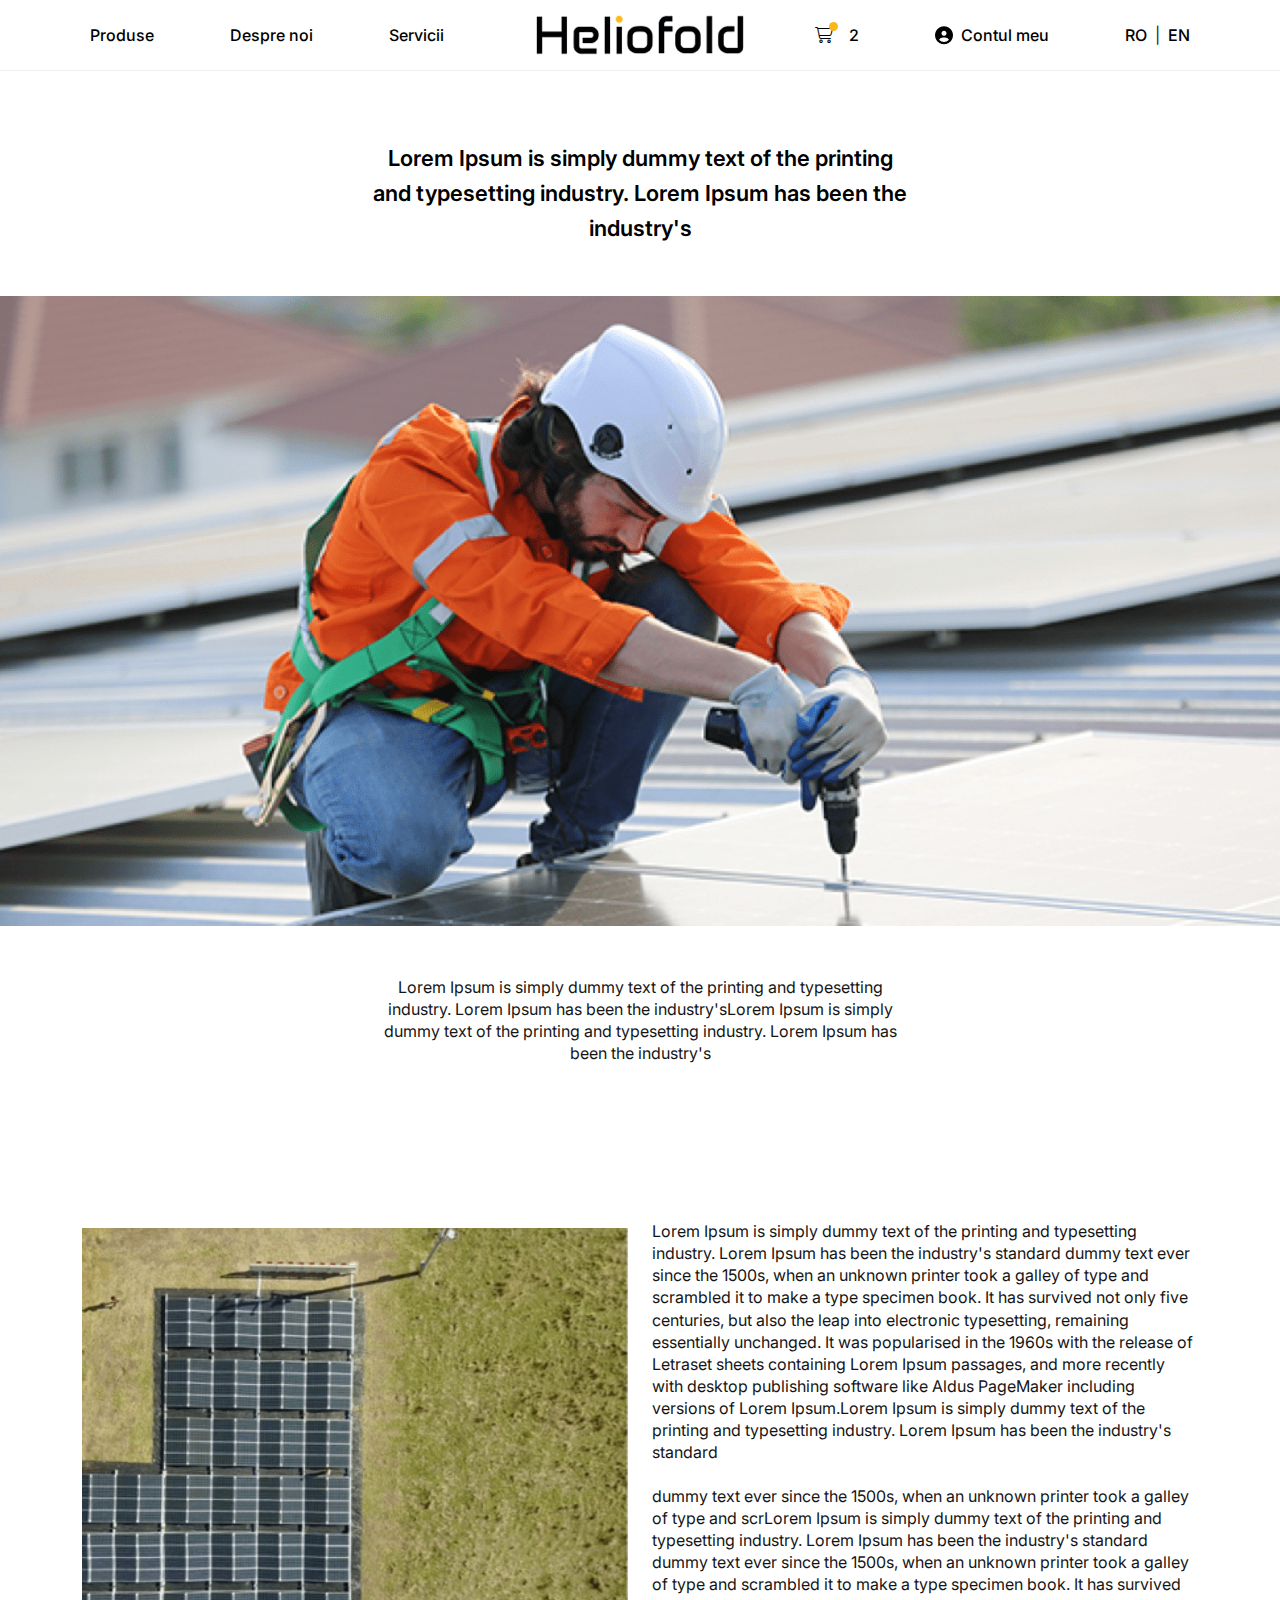
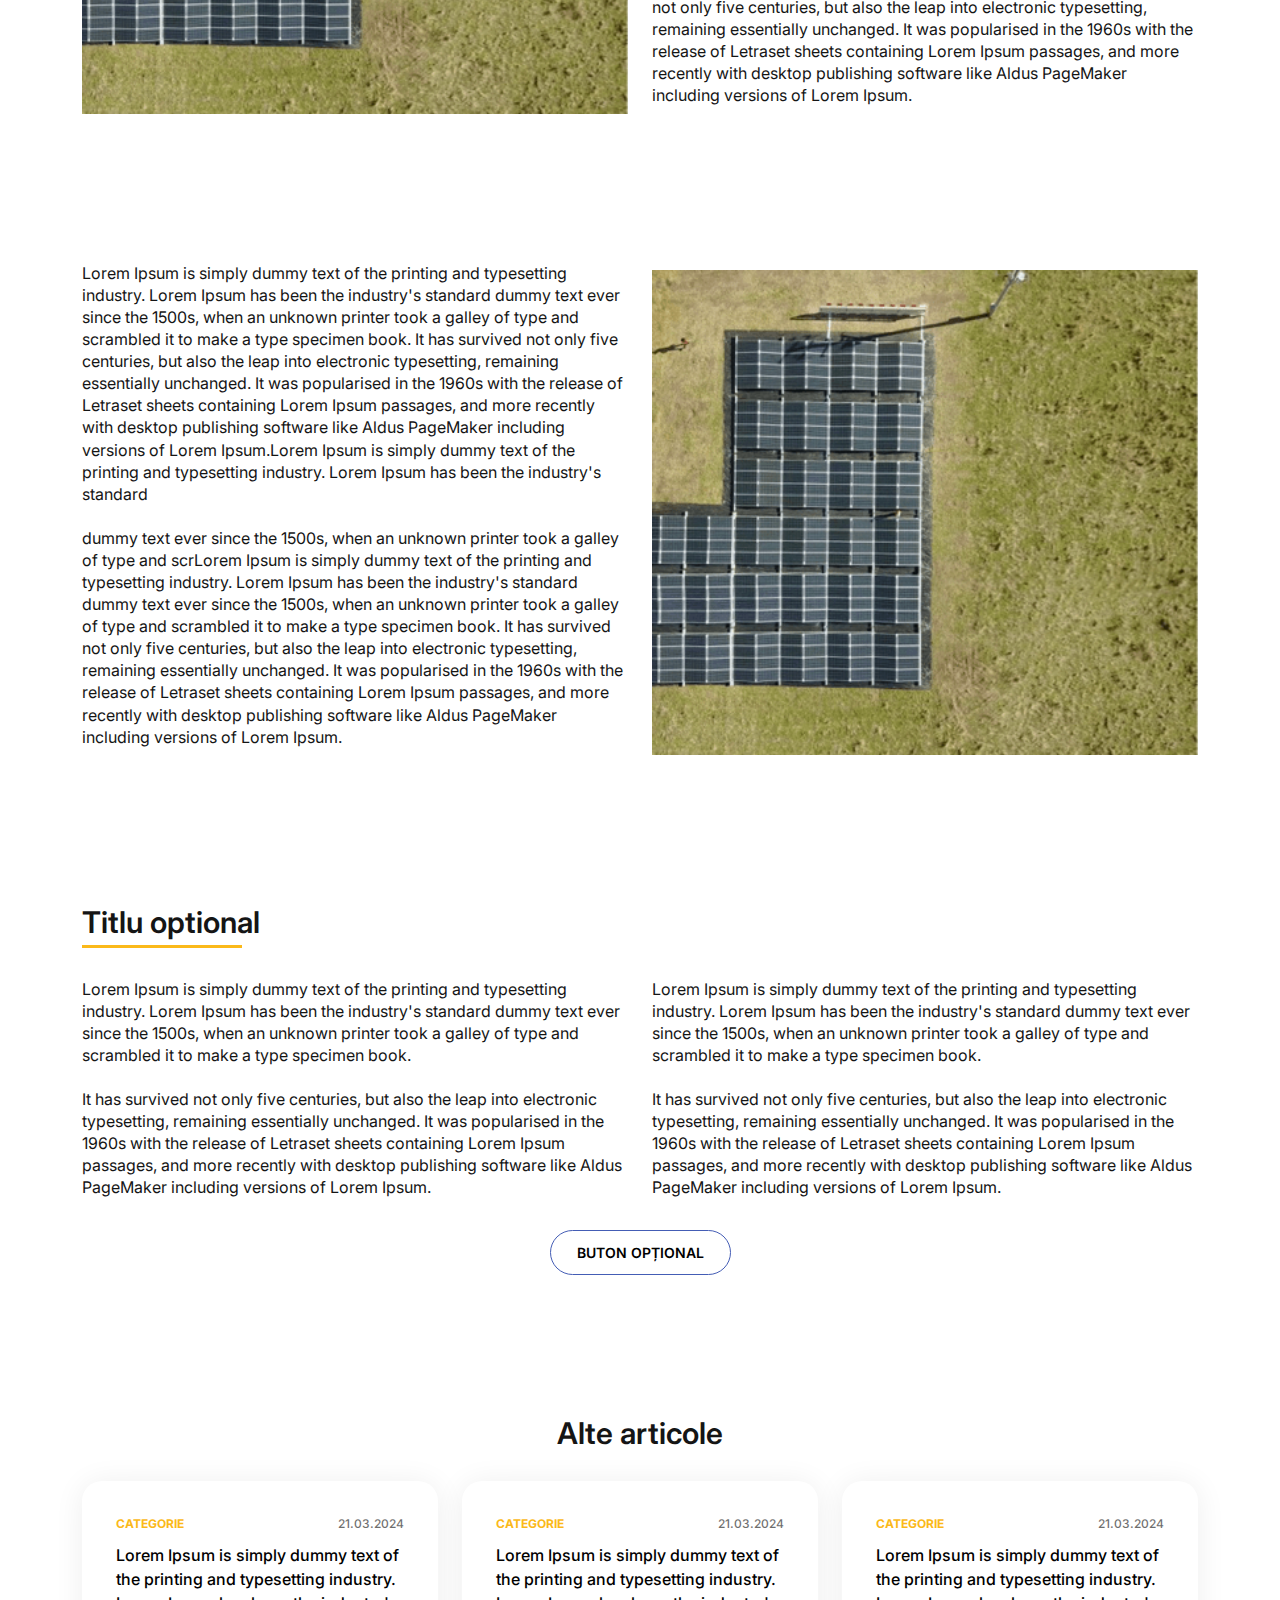
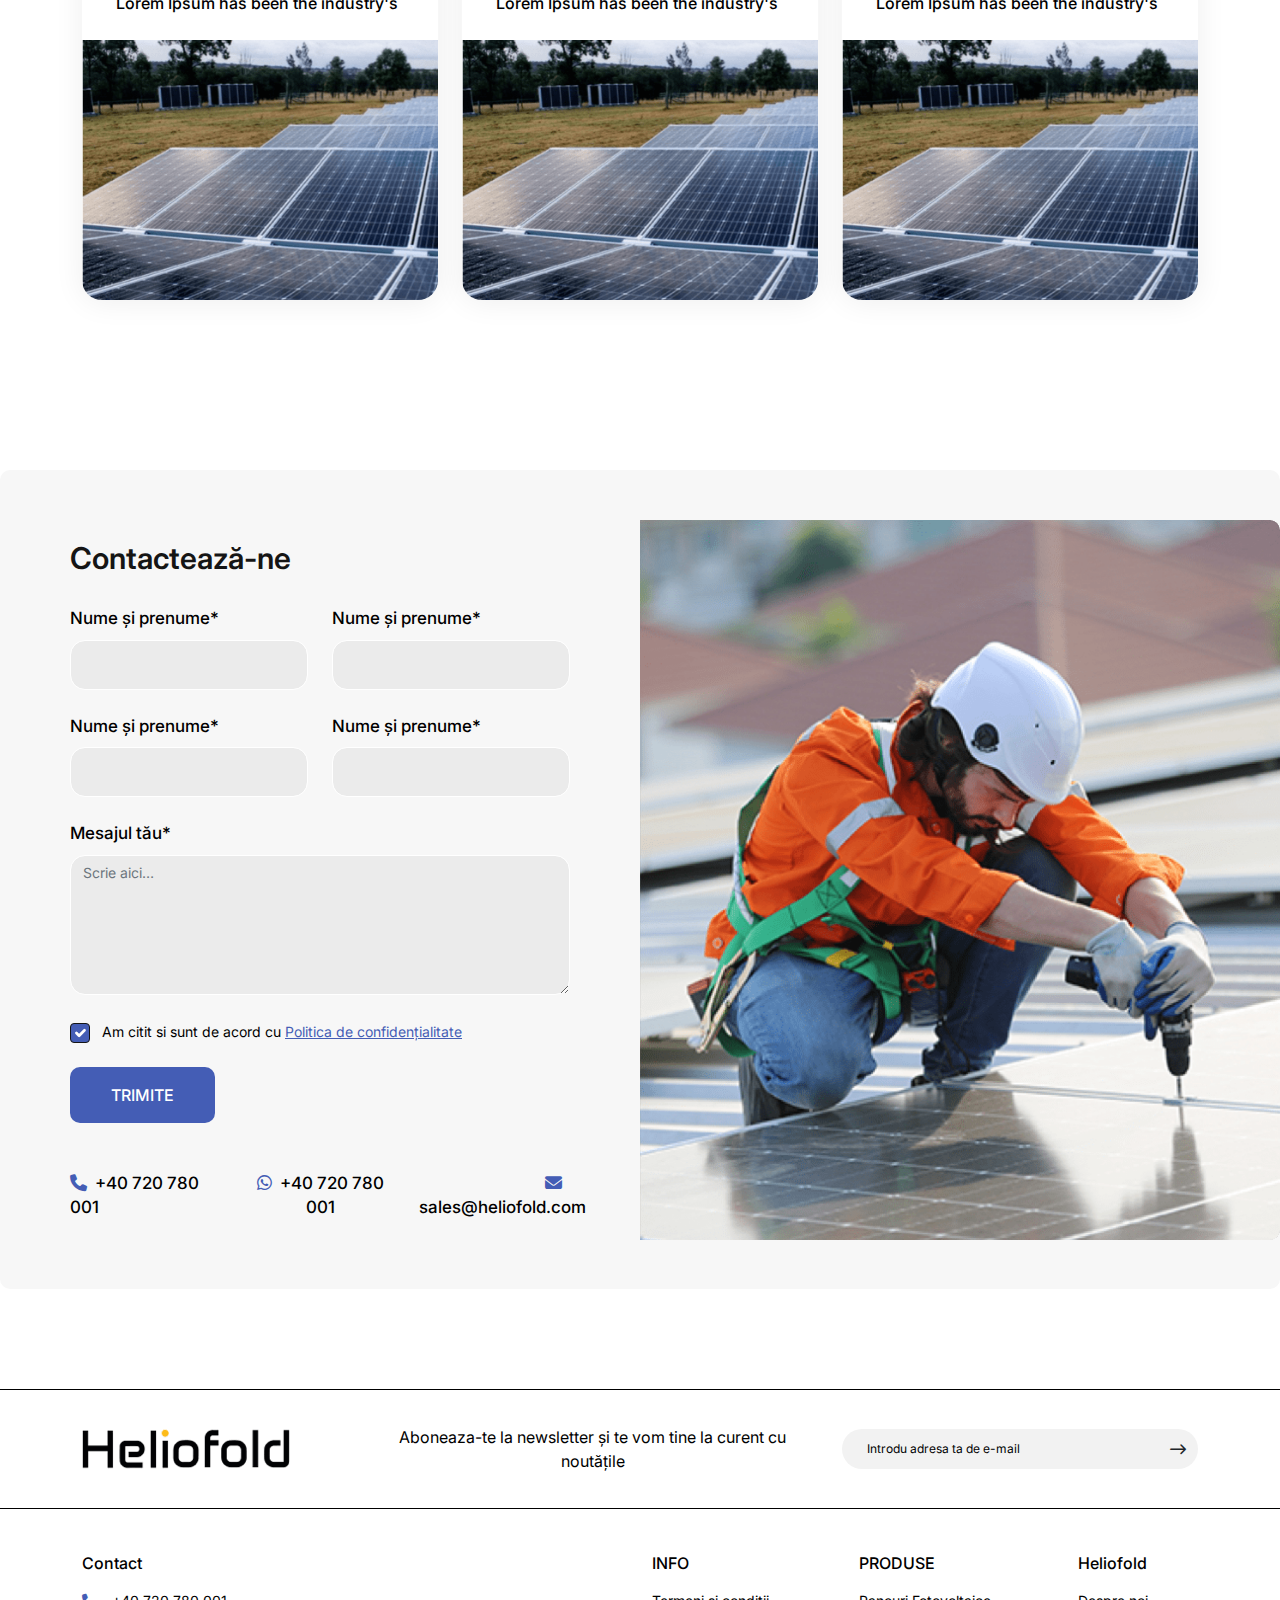
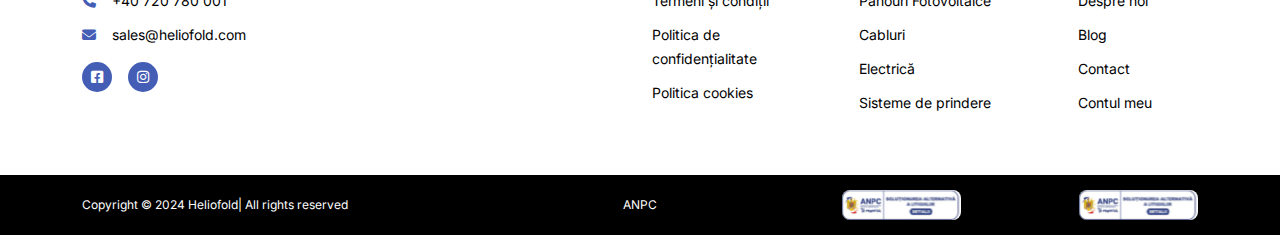
<file: articol.html>
<!Doctype html>
<html class="no-js" lang="zxx">


<head>
  <meta charset="utf-8">
  <meta http-equiv="x-ua-compatible" content="ie=edge">
  <title>Articol - Heliofold</title>
  <meta name="description" content="">
  <meta name="viewport" content="width=device-width, initial-scale=1">

  <link rel="shortcut icon" type="image/x-icon" href="assets/img/favicon.png">
  <!-- Place favicon.ico in the root directory -->

  <!-- CSS here -->
  <link rel="stylesheet" href="assets/css/bootstrap.min.css">
  <link rel="stylesheet" href="assets/css/fontawesome.min.css">
  <link rel="stylesheet" href="assets/css/all.min.css">
  <link rel="stylesheet" href="assets/css/owl.carousel.min.css">
  <link rel="stylesheet" href="assets/css/owl.theme.default.min.css">
  <link rel="stylesheet" href="assets/css/style.css">
  <link rel="stylesheet" href="assets/css/responsive.css">
</head>

<body>

  <div class="body-wrapper">
    <header>
      <nav class="navbar navbar-expand-lg bg-body-tertiary" id="main-nav">
        <div class="container-fluid">
          <a class="navbar-brand" href="#">
            <img src="assets/images/invalid-name.png" alt="">
          </a>
          <div class="mega-menu">
            <div class="row">
              <div class="col-lg-6 col-md-6 col-12">
                <div class="">
                  <ul>
                    <li>
                      <a id="show-submenu" class="d-flex align-items-center justify-content-between" href="">
                        Panouri Fotovoltaice <i class="fa-solid fa-angle-right"></i>
                      </a>
                    </li>
                    <li>
                      <a href="">
                        Cabluri
                      </a>
                    </li>
                    <li>
                      <a href="">
                        Electrică
                      </a>
                    </li>
                    <li>
                      <a href="">
                        Sisteme de prindere
                      </a>
                    </li>
                  </ul>
                </div>
              </div>
              <div class="col-lg-6 col-md-6 col-12">
                <div class="sub-menu">
                  <ul>
                    <li>
                      <a href="">
                        Subcategorie 1
                      </a>
                    </li>
                    <li>
                      <a href="">
                        Subcategorie 2
                      </a>
                    </li>
                    <li>
                      <a href="">
                        Subcategorie 3
                      </a>
                    </li>
                    <li>
                      <a href="">
                        Subcategorie 4
                      </a>
                    </li>
                  </ul>
                </div>
              </div>
            </div>
          </div>
          <button class="navbar-toggler" type="button" data-bs-toggle="collapse"
            data-bs-target="#navbarSupportedContent" aria-controls="navbarSupportedContent" aria-expanded="false"
            aria-label="Toggle navigation">
            <span class="navbar-toggler-icon"></span>
          </button>
          <div class="collapse navbar-collapse" id="navbarSupportedContent">
            <ul class="navbar-nav navbar-left mb-2 mb-lg-0">
              <li class="nav-item">
                <a class="nav-link active" id="show-mega-menu" href="#">Produse</a>
              </li>
              <li class="nav-item">
                <a class="nav-link" href="#">Despre noi</a>
              </li>
              <li class="nav-item">
                <a class="nav-link" href="#">Servicii</a>
              </li>
            </ul>
            <ul class="navbar-nav navbar-right mb-2 mb-lg-0">
              <li class="nav-item position-relative">
                <a class="nav-link" href="#"><i class="fa-light fa-cart-shopping me-3"></i><span
                    class="cart-dot"></span>2</a>
              </li>
              <li class="nav-item">
                <a class="nav-link d-flex align-items-center" href="#"><img src="assets/images/user-circle.png"
                    class="me-2" alt=""><span>Contul meu</span></a>
              </li>
              <li class="nav-item me-0 d-flex align-items-center ">
                <a class="nav-link">RO</a>
                <span>|</span>
                <a class="nav-link">EN</a>
              </li>
            </ul>
          </div>
        </div>
      </nav>
    </header>
    <main>
      <!-- Articol Banner Section -->
      <section class="articol-banner-sec">
        <div class="container">
          <div class="row">
            <div class="col-lg-6 offset-lg-3 col-md-8 offset-md-2 col-12">
              <div class="text-center">
                <h1 class="heading">
                  Lorem Ipsum is simply dummy text of the printing and typesetting industry.
                  Lorem Ipsum has been the industry's
                </h1>
              </div>
            </div>
          </div>
        </div>
        <img src="assets/images/articol-banner.png" alt="">
        <div class="container">
          <div class="row">
            <div class="col-lg-6 offset-lg-3 col-md-8 offset-md-2 col-12">
              <div class="text-center">
                <p class="desc">
                  Lorem Ipsum is simply dummy text of the printing and typesetting industry. Lorem Ipsum has been the
                  industry'sLorem
                  Ipsum is simply dummy text of the printing and typesetting industry. Lorem Ipsum has been the
                  industry's
                </p>
              </div>
            </div>
          </div>
        </div>
      </section>
      <!-- Regulare image section -->
      <section class="regular-img-sec ris-one">
        <div class="container">
          <div class="row align-items-center">
            <div class="col-lg-6 col-md-6 col-12">
              <div class="img-box">
                <img src="assets/images/slide3.png" alt="">
              </div>
            </div>
            <div class="col-lg-6 col-md-6 col-12">
              <div class="content-box">
                <p class="">
                  Lorem Ipsum is simply dummy text of the printing and typesetting industry. Lorem Ipsum has been the
                  industry's standard
                  dummy text ever since the 1500s, when an unknown printer took a galley of type and scrambled it to
                  make a type specimen
                  book. It has survived not only five centuries, but also the leap into electronic typesetting,
                  remaining essentially
                  unchanged. It was popularised in the 1960s with the release of Letraset sheets containing Lorem Ipsum
                  passages, and more
                  recently with desktop publishing software like Aldus PageMaker including versions of Lorem Ipsum.Lorem
                  Ipsum is simply
                  dummy text of the printing and typesetting industry. Lorem Ipsum has been the industry's standard
                  <br /><br />
                  dummy text ever since the 1500s, when an unknown printer took a galley of type and scrLorem Ipsum is
                  simply dummy text
                  of the printing and typesetting industry. Lorem Ipsum has been the industry's standard dummy text ever
                  since the 1500s,
                  when an unknown printer took a galley of type and scrambled it to make a type specimen book. It has
                  survived not only
                  five centuries, but also the leap into electronic typesetting, remaining essentially unchanged. It was
                  popularised in
                  the 1960s with the release of Letraset sheets containing Lorem Ipsum passages, and more recently with
                  desktop publishing
                  software like Aldus PageMaker including versions of Lorem Ipsum.
                </p>
              </div>
            </div>
          </div>
        </div>
      </section>
      <!-- Regulare image section -->
      <section class="regular-img-sec">
        <div class="container">
          <div class="row align-items-center">
            <div class="col-lg-6 col-md-6 col-12 order-lg-1 order-md-1 order-2">
              <div class="content-box">
                <p class="">
                  Lorem Ipsum is simply dummy text of the printing and typesetting industry. Lorem Ipsum has been the
                  industry's standard
                  dummy text ever since the 1500s, when an unknown printer took a galley of type and scrambled it to
                  make a
                  type specimen
                  book. It has survived not only five centuries, but also the leap into electronic typesetting,
                  remaining
                  essentially
                  unchanged. It was popularised in the 1960s with the release of Letraset sheets containing Lorem Ipsum
                  passages, and more
                  recently with desktop publishing software like Aldus PageMaker including versions of Lorem Ipsum.Lorem
                  Ipsum
                  is simply
                  dummy text of the printing and typesetting industry. Lorem Ipsum has been the industry's standard
                  <br /><br />
                  dummy text ever since the 1500s, when an unknown printer took a galley of type and scrLorem Ipsum is
                  simply
                  dummy text
                  of the printing and typesetting industry. Lorem Ipsum has been the industry's standard dummy text ever
                  since
                  the 1500s,
                  when an unknown printer took a galley of type and scrambled it to make a type specimen book. It has
                  survived
                  not only
                  five centuries, but also the leap into electronic typesetting, remaining essentially unchanged. It was
                  popularised in
                  the 1960s with the release of Letraset sheets containing Lorem Ipsum passages, and more recently with
                  desktop publishing
                  software like Aldus PageMaker including versions of Lorem Ipsum.
                </p>
              </div>
            </div>
            <div class="col-lg-6 col-md-6 col-12 order-lg-2 order-md-2 order-1">
              <div class="img-box">
                <img src="assets/images/slide3.png" alt="">
              </div>
            </div>
          </div>
        </div>
      </section>
      <!-- Titlu Section -->
      <section class="titlu-sec">
        <div class="container">
          <div class="row">
            <div class="col-12">
              <div class="">
                <h2 class="section-heading mb-30px">
                  Titlu optional
                  <span class="yellow-line"></span>
                </h2>
              </div>
            </div>
            <div class="col-lg-6 col-md-6 col-12">
              <div class="content-box">
                <p>
                  Lorem Ipsum is simply dummy text of the printing and typesetting industry. Lorem Ipsum has been the
                  industry's standard
                  dummy text ever since the 1500s, when an unknown printer took a galley of type and scrambled it to
                  make a type specimen
                  book.
                  <br /><br />
                  It has survived not only five centuries, but also the leap into electronic typesetting, remaining
                  essentially unchanged.
                  It was popularised in the 1960s with the release of Letraset sheets containing Lorem Ipsum passages,
                  and more recently
                  with desktop publishing software like Aldus PageMaker including versions of Lorem Ipsum.
                </p>
              </div>
            </div>
            <div class="col-lg-6 col-md-6 col-12">
              <div class="content-box">
                <p>
                  Lorem Ipsum is simply dummy text of the printing and typesetting industry. Lorem Ipsum has been the
                  industry's
                  standard
                  dummy text ever since the 1500s, when an unknown printer took a galley of type and scrambled it to
                  make a type
                  specimen
                  book.
                  <br /><br />
                  It has survived not only five centuries, but also the leap into electronic typesetting, remaining
                  essentially
                  unchanged.
                  It was popularised in the 1960s with the release of Letraset sheets containing Lorem Ipsum passages,
                  and more
                  recently
                  with desktop publishing software like Aldus PageMaker including versions of Lorem Ipsum.
                </p>
              </div>
            </div>
            <div class="col-12">
              <div class="text-center mt-3">
                <a href="" class="btn purple-btn-outline-rounded">
                  BUTON OPȚIONAL
                </a>
              </div>
            </div>
          </div>
        </div>
      </section>
      <!-- Alte Articol Section -->
      <section class="alte-sec">
        <div class="container">
          <div class="row">
            <div class="col-12">
              <div class="text-center">
                <h2 class="section-heading mb-30px">
                  Alte articole
                </h2>
              </div>
            </div>
            <div class="col-lg-4 col-md-6 col-12">
              <div class="article-card">
                <div class="sub-div">
                  <div class="d-flex align-items-center justify-content-between">
                    <p class="category">
                      CATEGORIE
                    </p>
                    <p class="date">
                      21.03.2024
                    </p>
                  </div>
                  <a href="" class="link">
                    Lorem Ipsum is simply dummy text of the printing and typesetting industry. Lorem Ipsum has been the
                    industry's
                  </a>
                </div>
                <img src="assets/images/slide1.png" alt="">
              </div>
            </div>
            <div class="col-lg-4 col-md-6 col-12">
              <div class="article-card">
                <div class="sub-div">
                  <div class="d-flex align-items-center justify-content-between">
                    <p class="category">
                      CATEGORIE
                    </p>
                    <p class="date">
                      21.03.2024
                    </p>
                  </div>
                  <a href="" class="link">
                    Lorem Ipsum is simply dummy text of the printing and typesetting industry. Lorem Ipsum has been the
                    industry's
                  </a>
                </div>
                <img src="assets/images/slide1.png" alt="">
              </div>
            </div>
            <div class="col-lg-4 col-md-6 col-12">
              <div class="article-card">
                <div class="sub-div">
                  <div class="d-flex align-items-center justify-content-between">
                    <p class="category">
                      CATEGORIE
                    </p>
                    <p class="date">
                      21.03.2024
                    </p>
                  </div>
                  <a href="" class="link">
                    Lorem Ipsum is simply dummy text of the printing and typesetting industry. Lorem Ipsum has been the
                    industry's
                  </a>
                </div>
                <img src="assets/images/slide1.png" alt="">
              </div>
            </div>
          </div>
        </div>
      </section>
      <!-- Contact Section -->
      <section class="contact-sec">
        <div class="">
          <div class="row align-items-center g-0 w-100">
            <div class="col-lg-6 col-md-6 col-12 order-lg-1 order-md-1 order-2">
              <div class="contact-form-box">
                <h2 class="section-heading mb-30px">
                  Contactează-ne
                </h2>
                <form class="custom-form" action="">
                  <div class="row">
                    <div class="col-lg-6 col-md-6 col-12">
                      <div class="mb-lg-4 mb-md-4 mb-3">
                        <label for="" class="form-label">Nume și prenume*</label>
                        <input type="email" class="form-control" id="" name="" placeholder="">
                      </div>
                    </div>
                    <div class="col-lg-6 col-md-6 col-12">
                      <div class="mb-lg-4 mb-md-4 mb-3">
                        <label for="" class="form-label">Nume și prenume*</label>
                        <input type="email" class="form-control" id="" name="" placeholder="">
                      </div>
                    </div>
                    <div class="col-lg-6 col-md-6 col-12">
                      <div class="mb-lg-4 mb-md-4 mb-3">
                        <label for="" class="form-label">Nume și prenume*</label>
                        <input type="email" class="form-control" id="" name="" placeholder="">
                      </div>
                    </div>
                    <div class="col-lg-6 col-md-6 col-12">
                      <div class="mb-lg-4 mb-md-4 mb-3">
                        <label for="" class="form-label">Nume și prenume*</label>
                        <input type="email" class="form-control" id="" name="" placeholder="">
                      </div>
                    </div>
                    <div class="col-12">
                      <div class="mb-lg-4 mb-md-4 mb-3">
                        <label for="" class="form-label">Mesajul tău*</label>
                        <textarea class="form-control" id="" name="" rows="6" placeholder="Scrie aici…"></textarea>
                      </div>
                    </div>
                    <div class="col-12">
                      <div class="form-check mb-lg-4 mb-md-4 mb-3">
                        <input class="form-check-input" type="checkbox" value="" id="flexCheckChecked" checked>
                        <label class="form-check-label" for="flexCheckChecked">
                          Am citit si sunt de acord cu <a href="">Politica de confidențialitate</a>
                        </label>
                      </div>
                    </div>
                    <div class="col-12">
                      <div class="mb-5">
                        <button type="submit" class="btn purple-btn px-40px">
                          TRIMITE
                        </button>
                      </div>
                    </div>
                  </div>
                  <div class="row align-items-center justify-content-center">
                    <div class="col-lg-4 col-md-4 col-6">
                      <div class="text-lg-start text-md-start text-center">
                        <a class="contact-btm-link" href="">
                          <i class="fa-solid fa-phone me-2"></i>+40 720 780 001
                        </a>
                      </div>
                    </div>
                    <div class="col-lg-4 col-md-4 col-6">
                      <div class="text-center">
                        <a class="contact-btm-link" href="">
                          <i class="fa-brands fa-whatsapp me-2"></i>+40 720 780 001
                        </a>
                      </div>
                    </div>
                    <div class="col-lg-4 col-md-4 col-6">
                      <div class="text-lg-end text-md-end text-center mt-4 mt-lg-0 mt-md-0">
                        <a class="contact-btm-link" href="">
                          <i class="fa-solid fa-envelope me-2"></i>sales@heliofold.com
                        </a>
                      </div>
                    </div>
                  </div>
                </form>
              </div>
            </div>
            <div class="col-lg-6 col-md-6 col-12 order-lg-2 order-md-2 order-1">
              <div class="contact-img-box">
                <img src="assets/images/instalari-panouri-solare-romania-pvsmart.png" alt="">
              </div>
            </div>
          </div>
        </div>
      </section>
    </main>
    <footer>
      <div class="footer-top">
        <div class="container">
          <div class="row align-items-center">
            <div class="col-lg-3 col-md-6 col-12 order-lg-1 order-md-1 order-1">
              <div class="text-center text-lg-start text-md-start">
                <a class="f-logo" href="">
                  <img src="assets/images/invalid-name.png" alt="Logo">
                </a>
              </div>
            </div>
            <div class="col-lg-5 col-md-6 col-12 order-lg-2 order-md-3 order-2">
              <div class="">
                <p class="center-text">
                  Aboneaza-te la newsletter și te vom tine la curent cu noutățile
                </p>
              </div>
            </div>
            <div class="col-lg-4 col-md-6 col-12 order-lg-3 order-md-2 order-3">
              <div class="">
                <div class="input-group">
                  <input type="text" class="form-control" placeholder="Introdu adresa ta de e-mail"
                    aria-describedby="footer-search">
                  <span class="input-group-text" id="footer-search"><i
                      class="fa-regular fa-arrow-right-long"></i></span>
                </div>
              </div>
            </div>
          </div>
        </div>
      </div>
      <div class="footer-main">
        <div class="container">
          <div class="row">
            <div class="col-lg-6 col-md-6 col-6">
              <div class="">
                <h3 class="footer-menu-heading">
                  Contact
                </h3>
                <ul>
                  <li>
                    <a href="">
                      <i class="fa-solid fa-phone color-purple me-3"></i>+40 720 780 001
                    </a>
                  </li>
                  <li>
                    <a href="">
                      <i class="fa-solid fa-envelope color-purple me-3"></i>sales@heliofold.com
                    </a>
                  </li>
                  <li class="d-flex align-items-center mt-3">
                    <a class="social-link-footer me-3" href="">
                      <i class="fa-brands fa-square-facebook"></i>
                    </a>
                    <a class="social-link-footer" href="">
                      <i class="fa-brands fa-instagram"></i>
                    </a>
                  </li>
                </ul>
              </div>
            </div>
            <div class="col-lg-2 col-md-6 col-6">
              <div class="w-fit-content me-lg-auto">
                <h3 class="footer-menu-heading">
                  INFO
                </h3>
                <ul>
                  <li>
                    <a href="">
                      Termeni și condiții
                    </a>
                  </li>
                  <li>
                    <a href="">
                      Politica de confidențialitate
                    </a>
                  </li>
                  <li>
                    <a href="">
                      Politica cookies
                    </a>
                  </li>
                </ul>
              </div>
            </div>
            <div class="col-lg-2 col-md-6 col-6">
              <div class="w-fit-content mx-lg-auto  mt-3 mt-lg-0">
                <h3 class="footer-menu-heading">
                  PRODUSE
                </h3>
                <ul>
                  <li>
                    <a href="">
                      Panouri Fotovoltaice
                    </a>
                  </li>
                  <li>
                    <a href="">
                      Cabluri
                    </a>
                  </li>
                  <li>
                    <a href="">
                      Electrică
                    </a>
                  </li>
                  <li>
                    <a href="">
                      Sisteme de prindere
                    </a>
                  </li>
                </ul>
              </div>
            </div>
            <div class="col-lg-2 col-md-6 col-6">
              <div class="w-fit-content mx-lg-auto mt-3 mt-lg-0">
                <h3 class="footer-menu-heading">
                  Heliofold
                </h3>
                <ul>
                  <li>
                    <a href="">
                      Despre noi
                    </a>
                  </li>
                  <li>
                    <a href="">
                      Blog
                    </a>
                  </li>
                  <li>
                    <a href="">
                      Contact
                    </a>
                  </li>
                  <li>
                    <a href="">
                      Contul meu
                    </a>
                  </li>
                </ul>
              </div>
            </div>
          </div>
        </div>
      </div>
      <div class="footer-bottom">
        <div class="container">
          <div class="row align-items-center">
            <div class="col-lg-4 col-md-6 col-12">
              <div class="">
                <p class="copy-right-text">
                  Copyright © 2024 Heliofold| All rights reserved
                </p>
              </div>
            </div>
            <div class="col-lg-4 col-md-6 col-12">
              <div class="">
                <p class="center-text">
                  ANPC
                </p>
              </div>
            </div>
            <div class="col-lg-4 col-md-12 col-12">
              <div
                class="d-flex align-items-center justify-content-lg-between justify-content-md-center justify-content-center">
                <img class="me-2" src="assets/images/ce-este-sal.jpg" alt="">
                <img class="ms-2" src="assets/images/ce-este-sal.jpg" alt="">
              </div>
            </div>
          </div>
        </div>
      </div>
    </footer>
  </div>

  <!-- JS here -->
  <script src="assets/js/jquery.min.js"></script>
  <script src="assets/js/bootstrap.bundle.min.js"></script>
  <script src="assets/js/owl.carousel.min.js"></script>
  <script>

    $(document).ready(function () {
      $('#show-submenu').click(function (event) {
        event.preventDefault(); // Prevent the default anchor behavior

        // Toggle the 'active' class on the clicked link
        $(this).toggleClass('active');

        // Toggle the 'show' class on the submenu
        $('.sub-menu').toggleClass('show');
      });
    });

    $(document).ready(function () {
      $('#show-mega-menu').mouseenter(function () {
        $('.mega-menu').addClass('show');
      });

      $('#show-mega-menu').mouseleave(function () {
        setTimeout(function () {
          if (!$('.mega-menu:hover').length) {
            $('.mega-menu').removeClass('show');
          }
        }, 100);
      });

      $('.mega-menu').mouseleave(function () {
        $('.mega-menu').removeClass('show');
      });

      $('.mega-menu').mouseenter(function () {
        $('.mega-menu').addClass('show');
      });
    });
  </script>
</body>


</html>
</file>
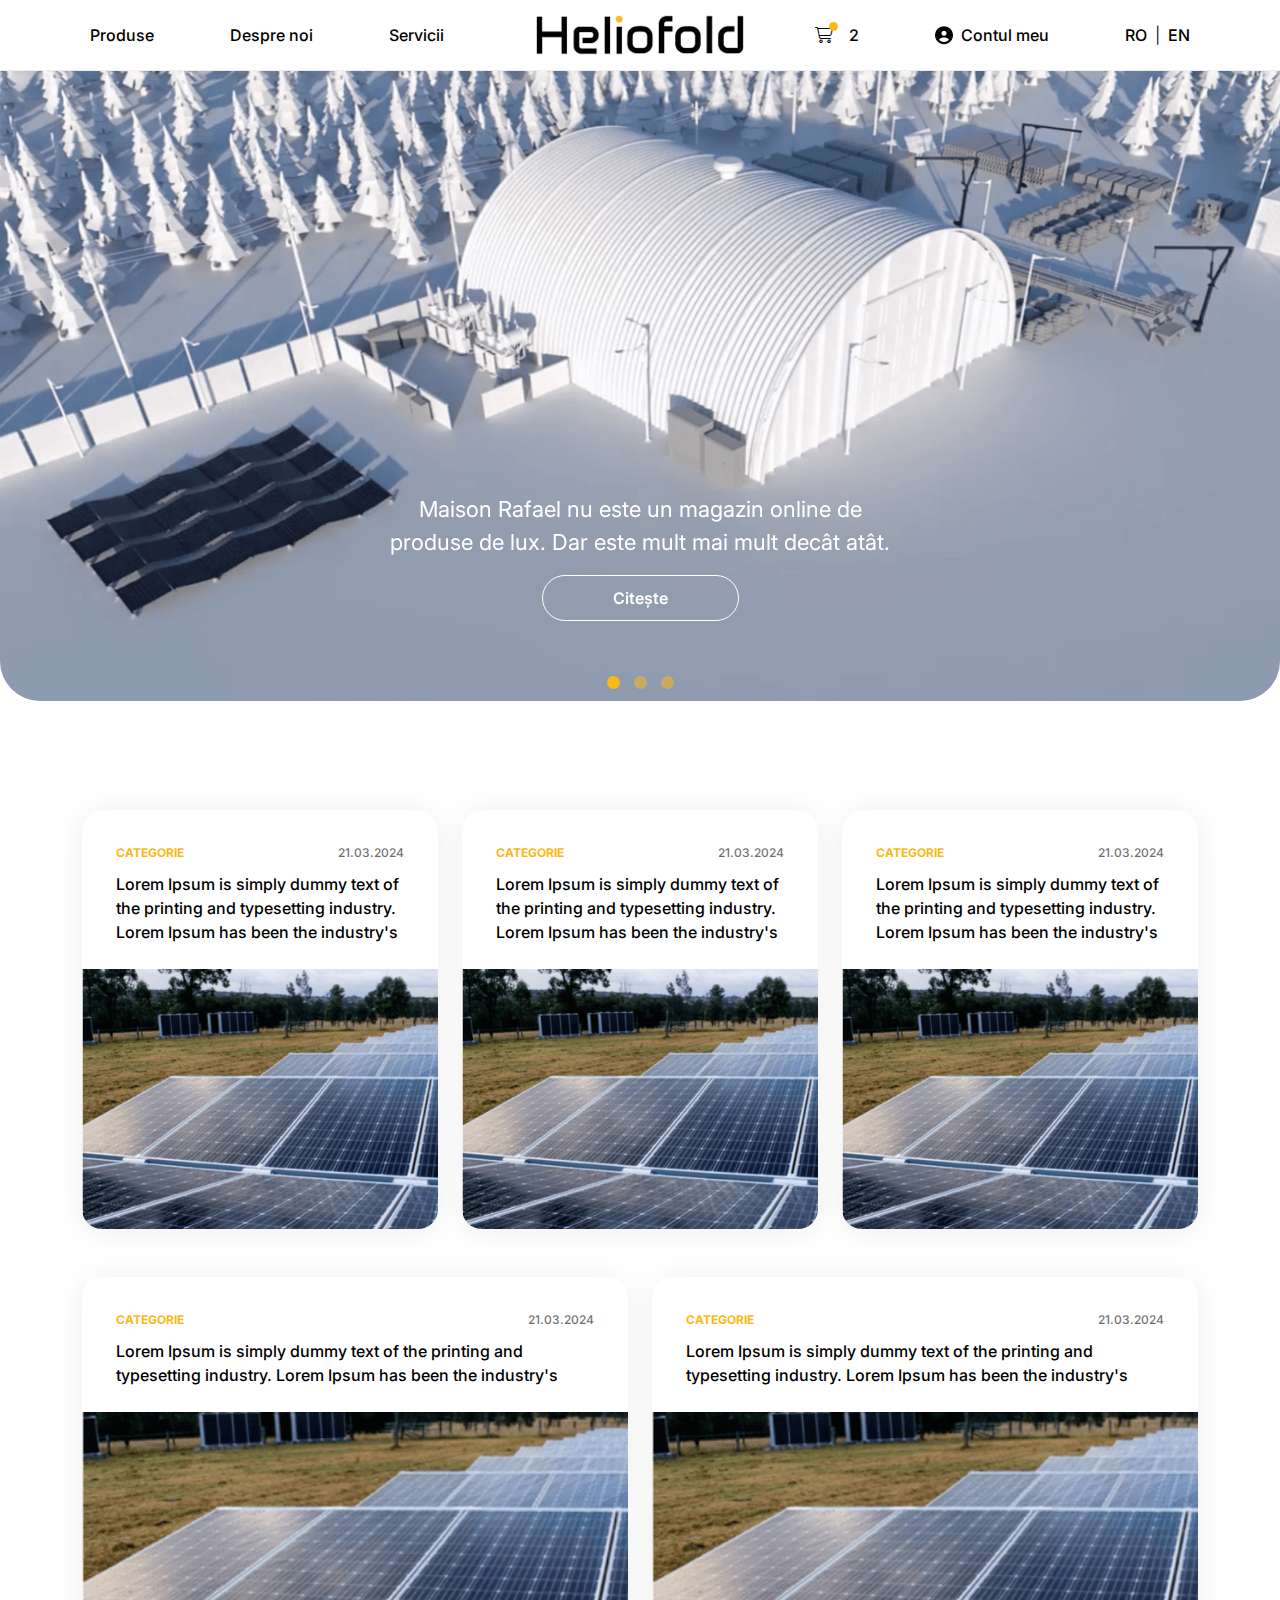
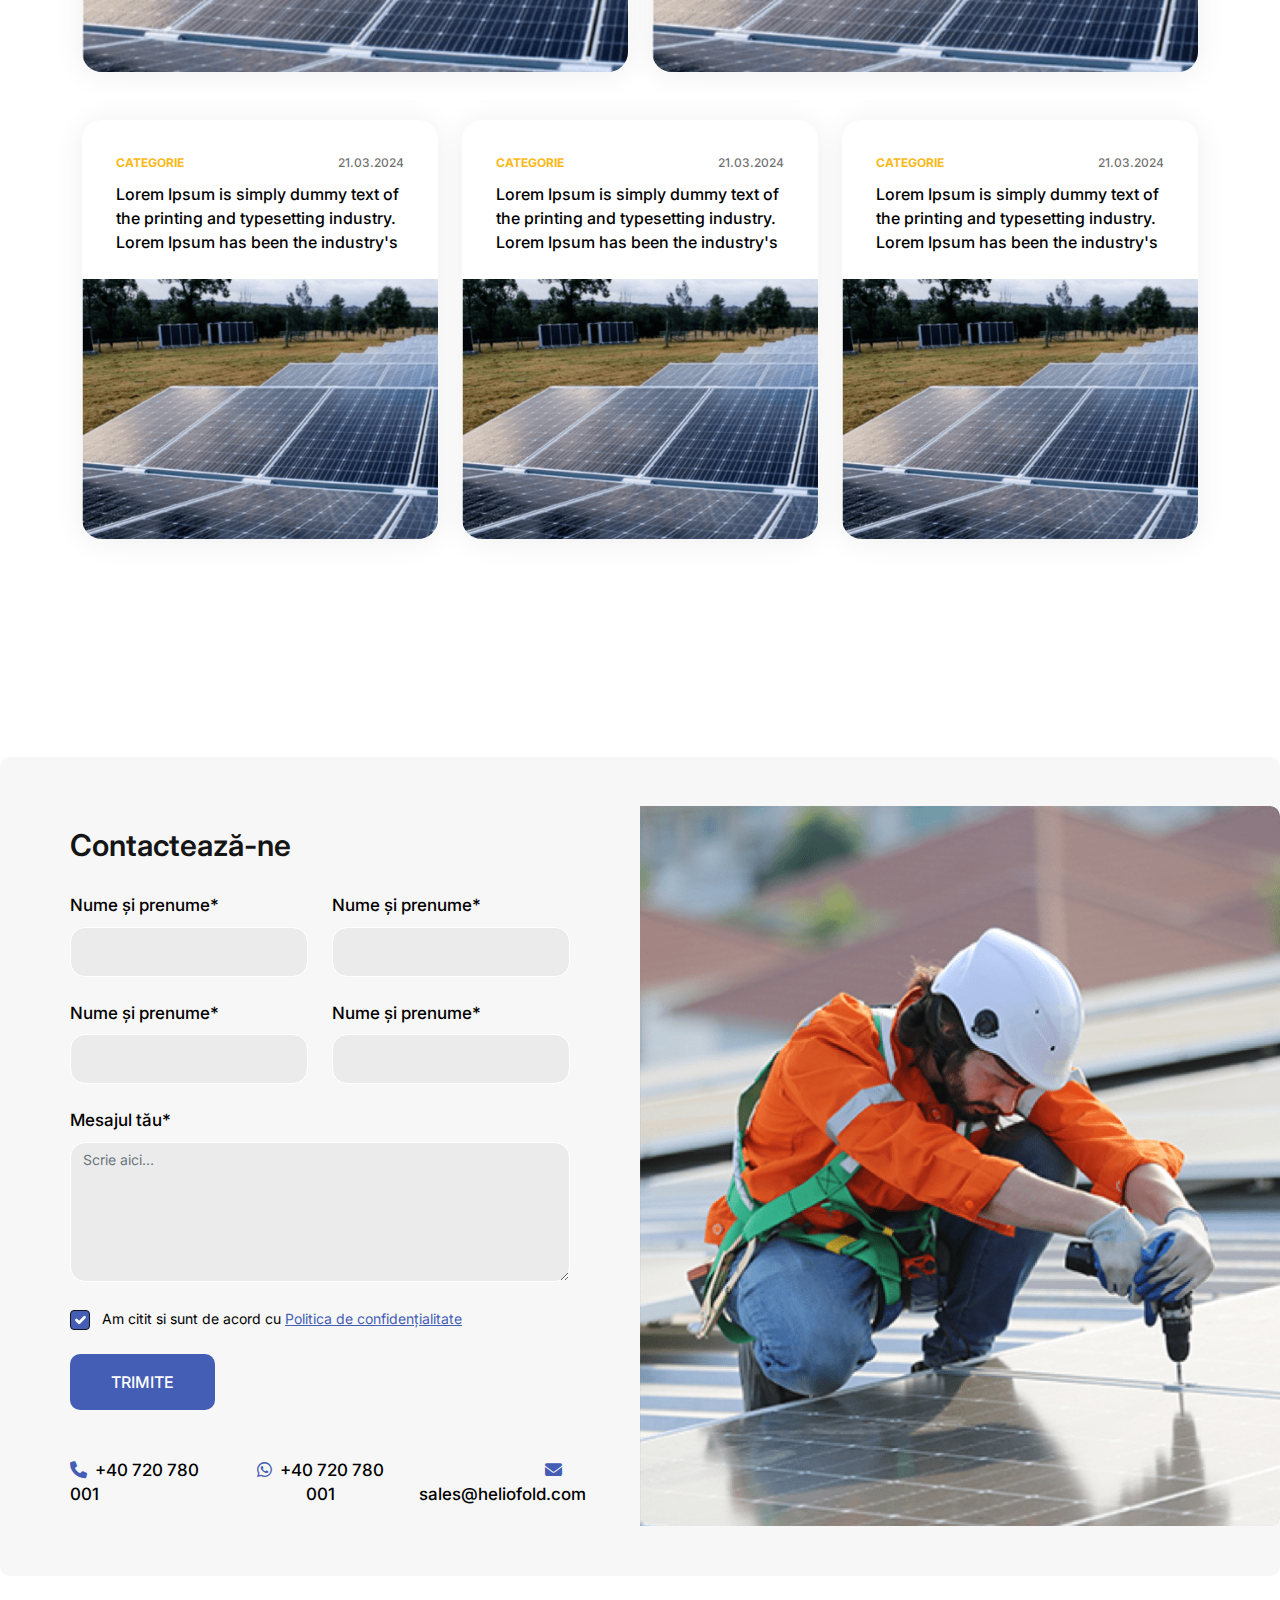
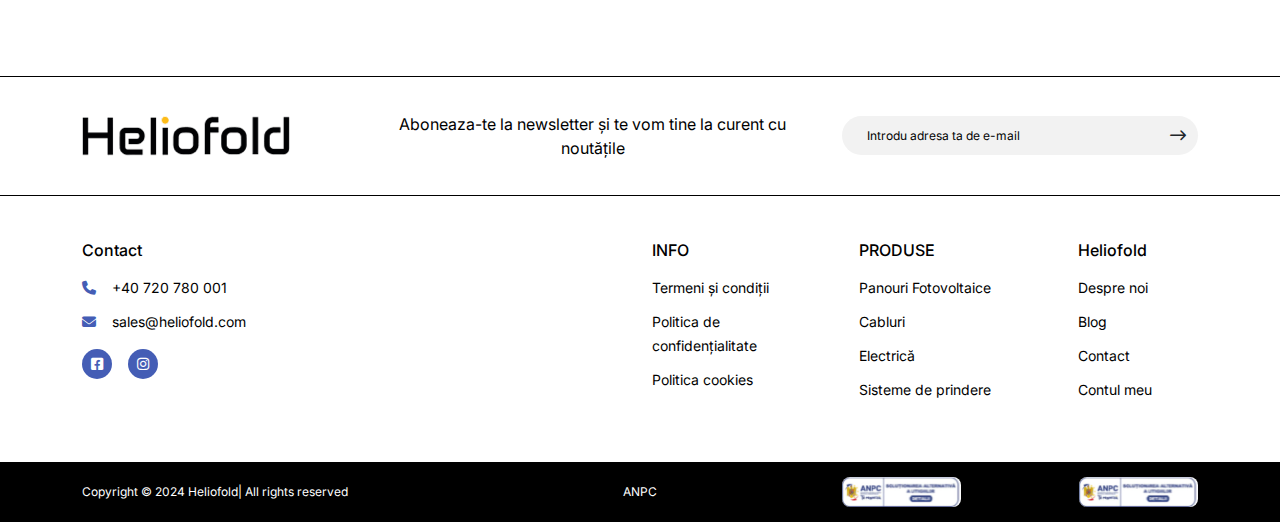
<file: blog.html>
<!Doctype html>
<html class="no-js" lang="zxx">


<head>
  <meta charset="utf-8">
  <meta http-equiv="x-ua-compatible" content="ie=edge">
  <title>Blogs - Heliofold</title>
  <meta name="description" content="">
  <meta name="viewport" content="width=device-width, initial-scale=1">

  <link rel="shortcut icon" type="image/x-icon" href="assets/img/favicon.png">
  <!-- Place favicon.ico in the root directory -->

  <!-- CSS here -->
  <link rel="stylesheet" href="assets/css/bootstrap.min.css">
  <link rel="stylesheet" href="assets/css/fontawesome.min.css">
  <link rel="stylesheet" href="assets/css/all.min.css">
  <link rel="stylesheet" href="assets/css/owl.carousel.min.css">
  <link rel="stylesheet" href="assets/css/owl.theme.default.min.css">
  <link rel="stylesheet" href="assets/css/style.css">
  <link rel="stylesheet" href="assets/css/responsive.css">
</head>

<body>

  <div class="body-wrapper">
    <header>
      <nav class="navbar navbar-expand-lg bg-body-tertiary" id="main-nav">
        <div class="container-fluid">
          <a class="navbar-brand" href="#">
            <img src="assets/images/invalid-name.png" alt="">
          </a>
          <div class="mega-menu">
            <div class="row">
              <div class="col-lg-6 col-md-6 col-12">
                <div class="">
                  <ul>
                    <li>
                      <a id="show-submenu" class="d-flex align-items-center justify-content-between" href="">
                        Panouri Fotovoltaice <i class="fa-solid fa-angle-right"></i>
                      </a>
                    </li>
                    <li>
                      <a href="">
                        Cabluri
                      </a>
                    </li>
                    <li>
                      <a href="">
                        Electrică
                      </a>
                    </li>
                    <li>
                      <a href="">
                        Sisteme de prindere
                      </a>
                    </li>
                  </ul>
                </div>
              </div>
              <div class="col-lg-6 col-md-6 col-12">
                <div class="sub-menu">
                  <ul>
                    <li>
                      <a href="">
                        Subcategorie 1
                      </a>
                    </li>
                    <li>
                      <a href="">
                        Subcategorie 2
                      </a>
                    </li>
                    <li>
                      <a href="">
                        Subcategorie 3
                      </a>
                    </li>
                    <li>
                      <a href="">
                        Subcategorie 4
                      </a>
                    </li>
                  </ul>
                </div>
              </div>
            </div>
          </div>
          <button class="navbar-toggler" type="button" data-bs-toggle="collapse"
            data-bs-target="#navbarSupportedContent" aria-controls="navbarSupportedContent" aria-expanded="false"
            aria-label="Toggle navigation">
            <span class="navbar-toggler-icon"></span>
          </button>
          <div class="collapse navbar-collapse" id="navbarSupportedContent">
            <ul class="navbar-nav navbar-left mb-2 mb-lg-0">
              <li class="nav-item">
                <a class="nav-link active" id="show-mega-menu" href="#">Produse</a>
              </li>
              <li class="nav-item">
                <a class="nav-link" href="#">Despre noi</a>
              </li>
              <li class="nav-item">
                <a class="nav-link" href="#">Servicii</a>
              </li>
            </ul>
            <ul class="navbar-nav navbar-right mb-2 mb-lg-0">
              <li class="nav-item position-relative">
                <a class="nav-link" href="#"><i class="fa-light fa-cart-shopping me-3"></i><span
                    class="cart-dot"></span>2</a>
              </li>
              <li class="nav-item">
                <a class="nav-link d-flex align-items-center" href="#"><img src="assets/images/user-circle.png"
                    class="me-2" alt=""><span>Contul meu</span></a>
              </li>
              <li class="nav-item me-0 d-flex align-items-center ">
                <a class="nav-link">RO</a>
                <span>|</span>
                <a class="nav-link">EN</a>
              </li>
            </ul>
          </div>
        </div>
      </nav>
    </header>
    <main>
      <!-- Blog Banner Section -->
      <section class="Blog-banner-sec">
        <div class="">
          <div class="row w-100 g-0">
            <div class="col-12">
              <div id="blog-slider" class="owl-carousel owl-theme">
                <div class="item bg-1">
                  <div class="content-box">
                    <p class="desc">
                      Maison Rafael nu este un magazin online de produse de lux. Dar este mult mai mult decât atât.
                    </p>
                    <a class="btn white-btn-outline-rounded" href="">
                      Citește
                    </a>
                  </div>
                </div>
                <div class="item bg-1">
                  <div class="content-box">
                    <p class="desc">
                      Maison Rafael nu este un magazin online de produse de lux. Dar este mult mai mult decât atât.
                    </p>
                    <a class="btn white-btn-outline-rounded" href="">
                      Citește
                    </a>
                  </div>
                </div>
                <div class="item bg-1">
                  <div class="content-box">
                    <p class="desc">
                      Maison Rafael nu este un magazin online de produse de lux. Dar este mult mai mult decât atât.
                    </p>
                    <a class="btn white-btn-outline-rounded" href="">
                      Citește
                    </a>
                  </div>
                </div>
              </div>
            </div>
          </div>
        </div>
      </section>
      <!-- Alte Articol Section -->
      <section class="alte-sec">
        <div class="container">
          <div class="row">
            <div class="col-lg-4 col-md-6 col-12 mb-5">
              <div class="article-card">
                <div class="sub-div">
                  <div class="d-flex align-items-center justify-content-between">
                    <p class="category">
                      CATEGORIE
                    </p>
                    <p class="date">
                      21.03.2024
                    </p>
                  </div>
                  <a href="" class="link">
                    Lorem Ipsum is simply dummy text of the printing and typesetting industry. Lorem Ipsum has been the
                    industry's
                  </a>
                </div>
                <img src="assets/images/slide1.png" alt="">
              </div>
            </div>
            <div class="col-lg-4 col-md-6 col-12 mb-5">
              <div class="article-card">
                <div class="sub-div">
                  <div class="d-flex align-items-center justify-content-between">
                    <p class="category">
                      CATEGORIE
                    </p>
                    <p class="date">
                      21.03.2024
                    </p>
                  </div>
                  <a href="" class="link">
                    Lorem Ipsum is simply dummy text of the printing and typesetting industry. Lorem Ipsum has been the
                    industry's
                  </a>
                </div>
                <img src="assets/images/slide1.png" alt="">
              </div>
            </div>
            <div class="col-lg-4 col-md-6 col-12 mb-5">
              <div class="article-card">
                <div class="sub-div">
                  <div class="d-flex align-items-center justify-content-between">
                    <p class="category">
                      CATEGORIE
                    </p>
                    <p class="date">
                      21.03.2024
                    </p>
                  </div>
                  <a href="" class="link">
                    Lorem Ipsum is simply dummy text of the printing and typesetting industry. Lorem Ipsum has been the
                    industry's
                  </a>
                </div>
                <img src="assets/images/slide1.png" alt="">
              </div>
            </div>
            <div class="col-lg-6 col-md-6 col-12 mb-5">
              <div class="article-card">
                <div class="sub-div">
                  <div class="d-flex align-items-center justify-content-between">
                    <p class="category">
                      CATEGORIE
                    </p>
                    <p class="date">
                      21.03.2024
                    </p>
                  </div>
                  <a href="" class="link">
                    Lorem Ipsum is simply dummy text of the printing and typesetting industry. Lorem Ipsum has been the
                    industry's
                  </a>
                </div>
                <img src="assets/images/slide1.png" alt="">
              </div>
            </div>
            <div class="col-lg-6 col-md-6 col-12 mb-5">
              <div class="article-card">
                <div class="sub-div">
                  <div class="d-flex align-items-center justify-content-between">
                    <p class="category">
                      CATEGORIE
                    </p>
                    <p class="date">
                      21.03.2024
                    </p>
                  </div>
                  <a href="" class="link">
                    Lorem Ipsum is simply dummy text of the printing and typesetting industry. Lorem Ipsum has been the
                    industry's
                  </a>
                </div>
                <img src="assets/images/slide1.png" alt="">
              </div>
            </div>
            <div class="col-lg-4 col-md-6 col-12 mb-5">
              <div class="article-card">
                <div class="sub-div">
                  <div class="d-flex align-items-center justify-content-between">
                    <p class="category">
                      CATEGORIE
                    </p>
                    <p class="date">
                      21.03.2024
                    </p>
                  </div>
                  <a href="" class="link">
                    Lorem Ipsum is simply dummy text of the printing and typesetting industry. Lorem Ipsum has been the
                    industry's
                  </a>
                </div>
                <img src="assets/images/slide1.png" alt="">
              </div>
            </div>
            <div class="col-lg-4 col-md-6 col-12 mb-5">
              <div class="article-card">
                <div class="sub-div">
                  <div class="d-flex align-items-center justify-content-between">
                    <p class="category">
                      CATEGORIE
                    </p>
                    <p class="date">
                      21.03.2024
                    </p>
                  </div>
                  <a href="" class="link">
                    Lorem Ipsum is simply dummy text of the printing and typesetting industry. Lorem Ipsum has been the
                    industry's
                  </a>
                </div>
                <img src="assets/images/slide1.png" alt="">
              </div>
            </div>
            <div class="col-lg-4 col-md-6 col-12 mb-5">
              <div class="article-card">
                <div class="sub-div">
                  <div class="d-flex align-items-center justify-content-between">
                    <p class="category">
                      CATEGORIE
                    </p>
                    <p class="date">
                      21.03.2024
                    </p>
                  </div>
                  <a href="" class="link">
                    Lorem Ipsum is simply dummy text of the printing and typesetting industry. Lorem Ipsum has been the
                    industry's
                  </a>
                </div>
                <img src="assets/images/slide1.png" alt="">
              </div>
            </div>
          </div>
        </div>
      </section>
      <!-- Contact Section -->
      <section class="contact-sec">
        <div class="">
          <div class="row align-items-center g-0 w-100">
            <div class="col-lg-6 col-md-6 col-12 order-lg-1 order-md-1 order-2">
              <div class="contact-form-box">
                <h2 class="section-heading mb-30px">
                  Contactează-ne
                </h2>
                <form class="custom-form" action="">
                  <div class="row">
                    <div class="col-lg-6 col-md-6 col-12">
                      <div class="mb-lg-4 mb-md-4 mb-3">
                        <label for="" class="form-label">Nume și prenume*</label>
                        <input type="email" class="form-control" id="" name="" placeholder="">
                      </div>
                    </div>
                    <div class="col-lg-6 col-md-6 col-12">
                      <div class="mb-lg-4 mb-md-4 mb-3">
                        <label for="" class="form-label">Nume și prenume*</label>
                        <input type="email" class="form-control" id="" name="" placeholder="">
                      </div>
                    </div>
                    <div class="col-lg-6 col-md-6 col-12">
                      <div class="mb-lg-4 mb-md-4 mb-3">
                        <label for="" class="form-label">Nume și prenume*</label>
                        <input type="email" class="form-control" id="" name="" placeholder="">
                      </div>
                    </div>
                    <div class="col-lg-6 col-md-6 col-12">
                      <div class="mb-lg-4 mb-md-4 mb-3">
                        <label for="" class="form-label">Nume și prenume*</label>
                        <input type="email" class="form-control" id="" name="" placeholder="">
                      </div>
                    </div>
                    <div class="col-12">
                      <div class="mb-lg-4 mb-md-4 mb-3">
                        <label for="" class="form-label">Mesajul tău*</label>
                        <textarea class="form-control" id="" name="" rows="6" placeholder="Scrie aici…"></textarea>
                      </div>
                    </div>
                    <div class="col-12">
                      <div class="form-check mb-lg-4 mb-md-4 mb-3">
                        <input class="form-check-input" type="checkbox" value="" id="flexCheckChecked" checked>
                        <label class="form-check-label" for="flexCheckChecked">
                          Am citit si sunt de acord cu <a href="">Politica de confidențialitate</a>
                        </label>
                      </div>
                    </div>
                    <div class="col-12">
                      <div class="mb-5">
                        <button type="submit" class="btn purple-btn px-40px">
                          TRIMITE
                        </button>
                      </div>
                    </div>
                  </div>
                  <div class="row align-items-center justify-content-center">
                    <div class="col-lg-4 col-md-4 col-6">
                      <div class="text-lg-start text-md-start text-center">
                        <a class="contact-btm-link" href="">
                          <i class="fa-solid fa-phone me-2"></i>+40 720 780 001
                        </a>
                      </div>
                    </div>
                    <div class="col-lg-4 col-md-4 col-6">
                      <div class="text-center">
                        <a class="contact-btm-link" href="">
                          <i class="fa-brands fa-whatsapp me-2"></i>+40 720 780 001
                        </a>
                      </div>
                    </div>
                    <div class="col-lg-4 col-md-4 col-6">
                      <div class="text-lg-end text-md-end text-center mt-4 mt-lg-0 mt-md-0">
                        <a class="contact-btm-link" href="">
                          <i class="fa-solid fa-envelope me-2"></i>sales@heliofold.com
                        </a>
                      </div>
                    </div>
                  </div>
                </form>
              </div>
            </div>
            <div class="col-lg-6 col-md-6 col-12 order-lg-2 order-md-2 order-1">
              <div class="contact-img-box">
                <img src="assets/images/instalari-panouri-solare-romania-pvsmart.png" alt="">
              </div>
            </div>
          </div>
        </div>
      </section>
    </main>
    <footer>
      <div class="footer-top">
        <div class="container">
          <div class="row align-items-center">
            <div class="col-lg-3 col-md-6 col-12 order-lg-1 order-md-1 order-1">
              <div class="text-center text-lg-start text-md-start">
                <a class="f-logo" href="">
                  <img src="assets/images/invalid-name.png" alt="Logo">
                </a>
              </div>
            </div>
            <div class="col-lg-5 col-md-6 col-12 order-lg-2 order-md-3 order-2">
              <div class="">
                <p class="center-text">
                  Aboneaza-te la newsletter și te vom tine la curent cu noutățile
                </p>
              </div>
            </div>
            <div class="col-lg-4 col-md-6 col-12 order-lg-3 order-md-2 order-3">
              <div class="">
                <div class="input-group">
                  <input type="text" class="form-control" placeholder="Introdu adresa ta de e-mail"
                    aria-describedby="footer-search">
                  <span class="input-group-text" id="footer-search"><i
                      class="fa-regular fa-arrow-right-long"></i></span>
                </div>
              </div>
            </div>
          </div>
        </div>
      </div>
      <div class="footer-main">
        <div class="container">
          <div class="row">
            <div class="col-lg-6 col-md-6 col-6">
              <div class="">
                <h3 class="footer-menu-heading">
                  Contact
                </h3>
                <ul>
                  <li>
                    <a href="">
                      <i class="fa-solid fa-phone color-purple me-3"></i>+40 720 780 001
                    </a>
                  </li>
                  <li>
                    <a href="">
                      <i class="fa-solid fa-envelope color-purple me-3"></i>sales@heliofold.com
                    </a>
                  </li>
                  <li class="d-flex align-items-center mt-3">
                    <a class="social-link-footer me-3" href="">
                      <i class="fa-brands fa-square-facebook"></i>
                    </a>
                    <a class="social-link-footer" href="">
                      <i class="fa-brands fa-instagram"></i>
                    </a>
                  </li>
                </ul>
              </div>
            </div>
            <div class="col-lg-2 col-md-6 col-6">
              <div class="w-fit-content me-lg-auto">
                <h3 class="footer-menu-heading">
                  INFO
                </h3>
                <ul>
                  <li>
                    <a href="">
                      Termeni și condiții
                    </a>
                  </li>
                  <li>
                    <a href="">
                      Politica de confidențialitate
                    </a>
                  </li>
                  <li>
                    <a href="">
                      Politica cookies
                    </a>
                  </li>
                </ul>
              </div>
            </div>
            <div class="col-lg-2 col-md-6 col-6">
              <div class="w-fit-content mx-lg-auto  mt-3 mt-lg-0">
                <h3 class="footer-menu-heading">
                  PRODUSE
                </h3>
                <ul>
                  <li>
                    <a href="">
                      Panouri Fotovoltaice
                    </a>
                  </li>
                  <li>
                    <a href="">
                      Cabluri
                    </a>
                  </li>
                  <li>
                    <a href="">
                      Electrică
                    </a>
                  </li>
                  <li>
                    <a href="">
                      Sisteme de prindere
                    </a>
                  </li>
                </ul>
              </div>
            </div>
            <div class="col-lg-2 col-md-6 col-6">
              <div class="w-fit-content mx-lg-auto mt-3 mt-lg-0">
                <h3 class="footer-menu-heading">
                  Heliofold
                </h3>
                <ul>
                  <li>
                    <a href="">
                      Despre noi
                    </a>
                  </li>
                  <li>
                    <a href="">
                      Blog
                    </a>
                  </li>
                  <li>
                    <a href="">
                      Contact
                    </a>
                  </li>
                  <li>
                    <a href="">
                      Contul meu
                    </a>
                  </li>
                </ul>
              </div>
            </div>
          </div>
        </div>
      </div>
      <div class="footer-bottom">
        <div class="container">
          <div class="row align-items-center">
            <div class="col-lg-4 col-md-6 col-12">
              <div class="">
                <p class="copy-right-text">
                  Copyright © 2024 Heliofold| All rights reserved
                </p>
              </div>
            </div>
            <div class="col-lg-4 col-md-6 col-12">
              <div class="">
                <p class="center-text">
                  ANPC
                </p>
              </div>
            </div>
            <div class="col-lg-4 col-md-12 col-12">
              <div
                class="d-flex align-items-center justify-content-lg-between justify-content-md-center justify-content-center">
                <img class="me-2" src="assets/images/ce-este-sal.jpg" alt="">
                <img class="ms-2" src="assets/images/ce-este-sal.jpg" alt="">
              </div>
            </div>
          </div>
        </div>
      </div>
    </footer>
  </div>

  <!-- JS here -->
  <script src="assets/js/jquery.min.js"></script>
  <script src="assets/js/bootstrap.bundle.min.js"></script>
  <script src="assets/js/owl.carousel.min.js"></script>
  <script>

    $(document).ready(function () {
      $('#show-submenu').click(function (event) {
        event.preventDefault(); // Prevent the default anchor behavior

        // Toggle the 'active' class on the clicked link
        $(this).toggleClass('active');

        // Toggle the 'show' class on the submenu
        $('.sub-menu').toggleClass('show');
      });
    });

    $(document).ready(function () {
      $('#show-mega-menu').mouseenter(function () {
        $('.mega-menu').addClass('show');
      });

      $('#show-mega-menu').mouseleave(function () {
        setTimeout(function () {
          if (!$('.mega-menu:hover').length) {
            $('.mega-menu').removeClass('show');
          }
        }, 100);
      });

      $('.mega-menu').mouseleave(function () {
        $('.mega-menu').removeClass('show');
      });

      $('.mega-menu').mouseenter(function () {
        $('.mega-menu').addClass('show');
      });
    });


    $('#blog-slider').owlCarousel({
        loop: true,
        margin: 0,
        center: true,
        nav: false,
        dots: true,
        responsive: {
          0: {
            items: 1
          },
          600: {
            items: 1
          },
          992: {
            items: 1
          }
        }
      });
  </script>
</body>


</html>
</file>
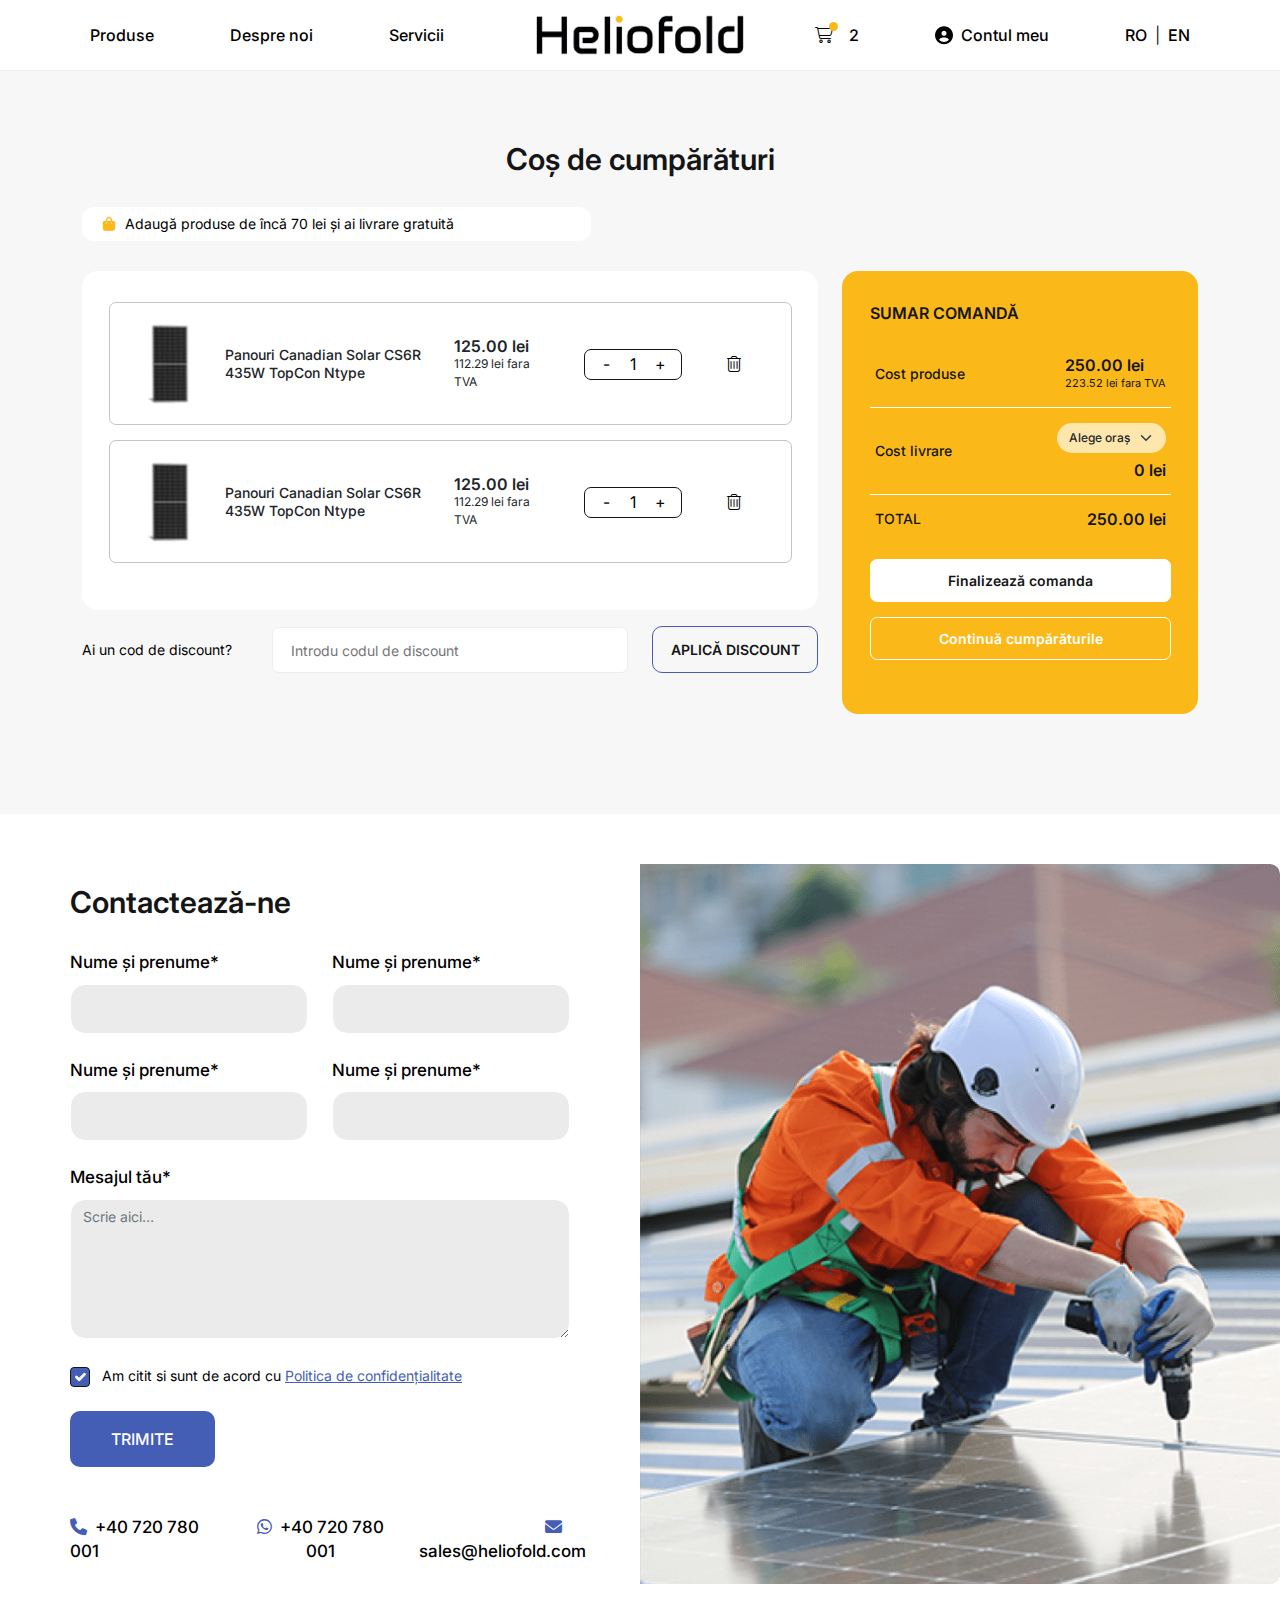
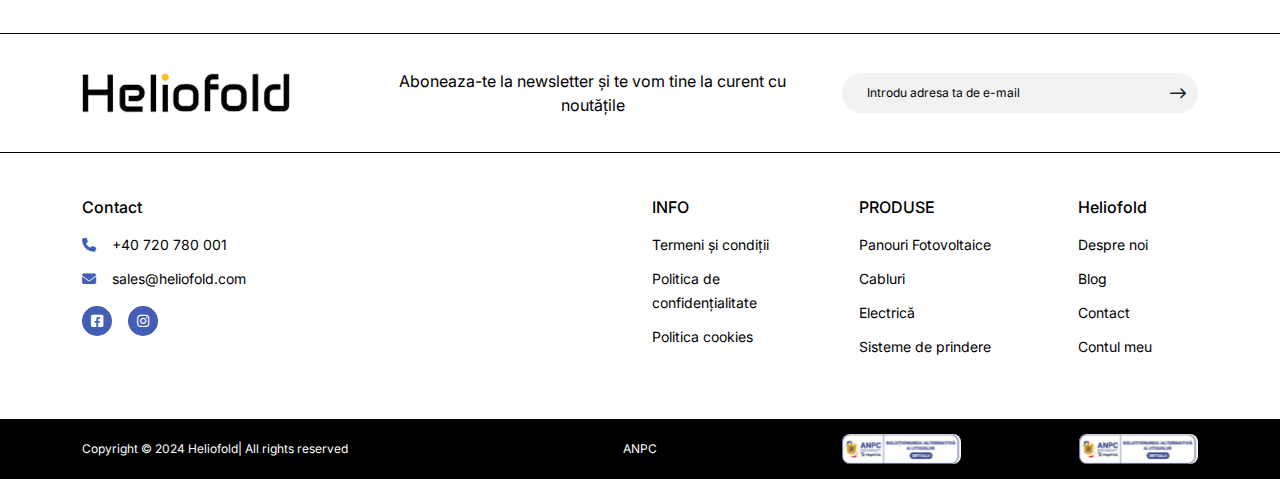
<file: cart.html>
<!Doctype html>
<html class="no-js" lang="zxx">


<head>
  <meta charset="utf-8">
  <meta http-equiv="x-ua-compatible" content="ie=edge">
  <title>Shopping Cart - Heliofold</title>
  <meta name="description" content="">
  <meta name="viewport" content="width=device-width, initial-scale=1">

  <link rel="shortcut icon" type="image/x-icon" href="assets/img/favicon.png">
  <!-- Place favicon.ico in the root directory -->

  <!-- CSS here -->
  <link rel="stylesheet" href="assets/css/bootstrap.min.css">
  <link rel="stylesheet" href="assets/css/fontawesome.min.css">
  <link rel="stylesheet" href="assets/css/all.min.css">
  <link rel="stylesheet" href="assets/css/owl.carousel.min.css">
  <link rel="stylesheet" href="assets/css/owl.theme.default.min.css">
  <link rel="stylesheet" href="assets/css/style.css">
  <link rel="stylesheet" href="assets/css/responsive.css">
</head>

<body>

  <div class="body-wrapper">
    <header>
      <nav class="navbar navbar-expand-lg bg-body-tertiary" id="main-nav">
        <div class="container-fluid">
          <a class="navbar-brand" href="#">
            <img src="assets/images/invalid-name.png" alt="">
          </a>
          <div class="mega-menu">
            <div class="row">
              <div class="col-lg-6 col-md-6 col-12">
                <div class="">
                  <ul>
                    <li>
                      <a id="show-submenu" class="d-flex align-items-center justify-content-between" href="">
                        Panouri Fotovoltaice <i class="fa-solid fa-angle-right"></i>
                      </a>
                    </li>
                    <li>
                      <a href="">
                        Cabluri
                      </a>
                    </li>
                    <li>
                      <a href="">
                        Electrică
                      </a>
                    </li>
                    <li>
                      <a href="">
                        Sisteme de prindere
                      </a>
                    </li>
                  </ul>
                </div>
              </div>
              <div class="col-lg-6 col-md-6 col-12">
                <div class="sub-menu">
                  <ul>
                    <li>
                      <a href="">
                        Subcategorie 1
                      </a>
                    </li>
                    <li>
                      <a href="">
                        Subcategorie 2
                      </a>
                    </li>
                    <li>
                      <a href="">
                        Subcategorie 3
                      </a>
                    </li>
                    <li>
                      <a href="">
                        Subcategorie 4
                      </a>
                    </li>
                  </ul>
                </div>
              </div>
            </div>
          </div>
          <button class="navbar-toggler" type="button" data-bs-toggle="collapse"
            data-bs-target="#navbarSupportedContent" aria-controls="navbarSupportedContent" aria-expanded="false"
            aria-label="Toggle navigation">
            <span class="navbar-toggler-icon"></span>
          </button>
          <div class="collapse navbar-collapse" id="navbarSupportedContent">
            <ul class="navbar-nav navbar-left mb-2 mb-lg-0">
              <li class="nav-item">
                <a class="nav-link active" id="show-mega-menu" href="#">Produse</a>
              </li>
              <li class="nav-item">
                <a class="nav-link" href="#">Despre noi</a>
              </li>
              <li class="nav-item">
                <a class="nav-link" href="#">Servicii</a>
              </li>
            </ul>
            <ul class="navbar-nav navbar-right mb-2 mb-lg-0">
              <li class="nav-item position-relative">
                <a class="nav-link" href="#"><i class="fa-light fa-cart-shopping me-3"></i><span
                    class="cart-dot"></span>2</a>
              </li>
              <li class="nav-item">
                <a class="nav-link d-flex align-items-center" href="#"><img src="assets/images/user-circle.png"
                    class="me-2" alt=""><span>Contul meu</span></a>
              </li>
              <li class="nav-item me-0 d-flex align-items-center ">
                <a class="nav-link">RO</a>
                <span>|</span>
                <a class="nav-link">EN</a>
              </li>
            </ul>
          </div>
        </div>
      </nav>
    </header>
    <main>
      <section class="cart-sec">
        <div class="container">
          <div class="row">
            <div class="col-12">
              <div class="text-center">
                <h2 class="section-heading mb-30px">
                  Coș de cumpărături
                </h2>
              </div>
            </div>
          </div>
          <div class="row">
            <div class="col-12">
              <div class="cart-top-box">
                <i class="fa-solid fa-bag-shopping"></i>
                <p>
                  Adaugă produse de încă 70 lei și ai livrare gratuită
                </p>
              </div>
            </div>
          </div>
          <div class="row">
            <div class="col-lg-8 col-md-7 col-12">
              <div class="items-card mb-3">
                <div class="item">
                  <div class="row align-items-center">
                    <div class="col-lg-6 col-12">
                      <div class="product-box">
                        <div class="img-box">
                          <img src="assets/images/produc-list.png" alt="">
                        </div>
                        <div class="content-box">
                          <p class="desc">
                            Panouri Canadian Solar CS6R 435W TopCon
                            Ntype
                          </p>
                        </div>
                      </div>
                    </div>
                    <div class="col-lg-2 col-5">
                      <div class="price-box">
                        <p class="price">
                          125.00 lei
                        </p>
                        <p class="tax">
                          112.29 lei fara TVA
                        </p>
                      </div>
                    </div>
                    <div class="col-lg-3 col-5">
                      <div class="quantity">
                        <a href="#" class="quantity__minus"><span>-</span></a>
                        <input name="quantity" type="text" class="quantity__input" value="1">
                        <a href="#" class="quantity__plus"><span>+</span></a>
                      </div>
                    </div>
                    <div class="col-lg-1 col-2">
                      <div class="del-box">
                        <a href="">
                          <i class="fa-light fa-trash-can"></i>
                        </a>
                      </div>
                    </div>
                  </div>
                </div>
                <div class="item">
                  <div class="row align-items-center">
                    <div class="col-lg-6 col-12">
                      <div class="product-box">
                        <div class="img-box">
                          <img src="assets/images/produc-list.png" alt="">
                        </div>
                        <div class="content-box">
                          <p class="desc">
                            Panouri Canadian Solar CS6R 435W TopCon
                            Ntype
                          </p>
                        </div>
                      </div>
                    </div>
                    <div class="col-lg-2 col-5">
                      <div class="price-box">
                        <p class="price">
                          125.00 lei
                        </p>
                        <p class="tax">
                          112.29 lei fara TVA
                        </p>
                      </div>
                    </div>
                    <div class="col-lg-3 col-5">
                      <div class="quantity">
                        <a href="#" class="quantity__minus"><span>-</span></a>
                        <input name="quantity" type="text" class="quantity__input" value="1">
                        <a href="#" class="quantity__plus"><span>+</span></a>
                      </div>
                    </div>
                    <div class="col-lg-1 col-2">
                      <div class="del-box">
                        <a href="">
                          <i class="fa-light fa-trash-can"></i>
                        </a>
                      </div>
                    </div>
                  </div>
                </div>
              </div>
              <div class="cart-bottom-box">
                <div class="row align-items-center">
                  <div class="col-lg-3 col-md-6 col-12">
                    <p class="text">
                      Ai un cod de discount?
                    </p>
                  </div>
                  <div class="col-lg-6 col-md-6 col-12">
                    <input type="text" class="" placeholder="Introdu codul de discount">
                  </div>
                  <div class="col-lg-3 col-md-6 col-12">
                    <a class="btn purple-btn-outline w-100" href="">
                      APLICĂ DISCOUNT
                    </a>
                  </div>
                </div>
              </div>
            </div>
            <div class="col-lg-4 col-md-5 col-12">
              <div class="cart-right-side">
                <p class="title">
                  SUMAR COMANDĂ
                </p>
                <div class="item">
                  <p class="title">
                    Cost produse
                  </p>
                  <div class="price-box">
                    <p class="price">
                      250.00 lei
                    </p>
                    <p class="tax">
                      223.52 lei fara TVA
                    </p>
                  </div>
                </div>
                <div class="item">
                  <p class="title">
                    Cost livrare
                  </p>
                  <div class="price-box">
                    <div class="">
                      <select class="form-select mb-2" aria-label="Default select example">
                        <option selected>Alege oraș</option>
                        <option value="1">One</option>
                        <option value="2">Two</option>
                        <option value="3">Three</option>
                      </select>
                    </div>
                    <p class="price text-end">
                      0 lei
                    </p>
                  </div>
                </div>
                <div class="item border-0 mb-3">
                  <p class="title">
                    TOTAL
                  </p>
                  <div class="price-box">
                    <p class="price">
                      250.00 lei
                    </p>
                  </div>
                </div>
                <div class="">
                  <a class="btn white-btn" href="">
                    Finalizează comanda
                  </a>
                  <a class="btn white-btn-outline-rounded" href="">
                    Continuă cumpărăturile
                  </a>
                </div>
              </div>
            </div>
          </div>
        </div>
      </section>
      <!-- Contact Section -->
      <section class="contact-sec bg-white m-0">
        <div class="">
          <div class="row align-items-center g-0 w-100">
            <div class="col-lg-6 col-md-6 col-12 order-lg-1 order-md-1 order-2">
              <div class="contact-form-box">
                <h2 class="section-heading mb-30px">
                  Contactează-ne
                </h2>
                <form class="custom-form" action="">
                  <div class="row">
                    <div class="col-lg-6 col-md-6 col-12">
                      <div class="mb-lg-4 mb-md-4 mb-3">
                        <label for="" class="form-label">Nume și prenume*</label>
                        <input type="email" class="form-control" id="" name="" placeholder="">
                      </div>
                    </div>
                    <div class="col-lg-6 col-md-6 col-12">
                      <div class="mb-lg-4 mb-md-4 mb-3">
                        <label for="" class="form-label">Nume și prenume*</label>
                        <input type="email" class="form-control" id="" name="" placeholder="">
                      </div>
                    </div>
                    <div class="col-lg-6 col-md-6 col-12">
                      <div class="mb-lg-4 mb-md-4 mb-3">
                        <label for="" class="form-label">Nume și prenume*</label>
                        <input type="email" class="form-control" id="" name="" placeholder="">
                      </div>
                    </div>
                    <div class="col-lg-6 col-md-6 col-12">
                      <div class="mb-lg-4 mb-md-4 mb-3">
                        <label for="" class="form-label">Nume și prenume*</label>
                        <input type="email" class="form-control" id="" name="" placeholder="">
                      </div>
                    </div>
                    <div class="col-12">
                      <div class="mb-lg-4 mb-md-4 mb-3">
                        <label for="" class="form-label">Mesajul tău*</label>
                        <textarea class="form-control" id="" name="" rows="6" placeholder="Scrie aici…"></textarea>
                      </div>
                    </div>
                    <div class="col-12">
                      <div class="form-check mb-lg-4 mb-md-4 mb-3">
                        <input class="form-check-input" type="checkbox" value="" id="flexCheckChecked" checked>
                        <label class="form-check-label" for="flexCheckChecked">
                          Am citit si sunt de acord cu <a href="">Politica de confidențialitate</a>
                        </label>
                      </div>
                    </div>
                    <div class="col-12">
                      <div class="mb-5">
                        <button type="submit" class="btn purple-btn px-40px">
                          TRIMITE
                        </button>
                      </div>
                    </div>
                  </div>
                  <div class="row align-items-center justify-content-center">
                    <div class="col-lg-4 col-md-4 col-6">
                      <div class="text-lg-start text-md-start text-center">
                        <a class="contact-btm-link" href="">
                          <i class="fa-solid fa-phone me-2"></i>+40 720 780 001
                        </a>
                      </div>
                    </div>
                    <div class="col-lg-4 col-md-4 col-6">
                      <div class="text-center">
                        <a class="contact-btm-link" href="">
                          <i class="fa-brands fa-whatsapp me-2"></i>+40 720 780 001
                        </a>
                      </div>
                    </div>
                    <div class="col-lg-4 col-md-4 col-6">
                      <div class="text-lg-end text-md-end text-center mt-4 mt-lg-0 mt-md-0">
                        <a class="contact-btm-link" href="">
                          <i class="fa-solid fa-envelope me-2"></i>sales@heliofold.com
                        </a>
                      </div>
                    </div>
                  </div>
                </form>
              </div>
            </div>
            <div class="col-lg-6 col-md-6 col-12 order-lg-2 order-md-2 order-1">
              <div class="contact-img-box">
                <img src="assets/images/instalari-panouri-solare-romania-pvsmart.png" alt="">
              </div>
            </div>
          </div>
        </div>
      </section>
    </main>
    <footer>
      <div class="footer-top">
        <div class="container">
          <div class="row align-items-center">
            <div class="col-lg-3 col-md-6 col-12 order-lg-1 order-md-1 order-1">
              <div class="text-center text-lg-start text-md-start">
                <a class="f-logo" href="">
                  <img src="assets/images/invalid-name.png" alt="Logo">
                </a>
              </div>
            </div>
            <div class="col-lg-5 col-md-6 col-12 order-lg-2 order-md-3 order-2">
              <div class="">
                <p class="center-text">
                  Aboneaza-te la newsletter și te vom tine la curent cu noutățile
                </p>
              </div>
            </div>
            <div class="col-lg-4 col-md-6 col-12 order-lg-3 order-md-2 order-3">
              <div class="">
                <div class="input-group">
                  <input type="text" class="form-control" placeholder="Introdu adresa ta de e-mail"
                    aria-describedby="footer-search">
                  <span class="input-group-text" id="footer-search"><i
                      class="fa-regular fa-arrow-right-long"></i></span>
                </div>
              </div>
            </div>
          </div>
        </div>
      </div>
      <div class="footer-main">
        <div class="container">
          <div class="row">
            <div class="col-lg-6 col-md-6 col-6">
              <div class="">
                <h3 class="footer-menu-heading">
                  Contact
                </h3>
                <ul>
                  <li>
                    <a href="">
                      <i class="fa-solid fa-phone color-purple me-3"></i>+40 720 780 001
                    </a>
                  </li>
                  <li>
                    <a href="">
                      <i class="fa-solid fa-envelope color-purple me-3"></i>sales@heliofold.com
                    </a>
                  </li>
                  <li class="d-flex align-items-center mt-3">
                    <a class="social-link-footer me-3" href="">
                      <i class="fa-brands fa-square-facebook"></i>
                    </a>
                    <a class="social-link-footer" href="">
                      <i class="fa-brands fa-instagram"></i>
                    </a>
                  </li>
                </ul>
              </div>
            </div>
            <div class="col-lg-2 col-md-6 col-6">
              <div class="w-fit-content me-lg-auto">
                <h3 class="footer-menu-heading">
                  INFO
                </h3>
                <ul>
                  <li>
                    <a href="">
                      Termeni și condiții
                    </a>
                  </li>
                  <li>
                    <a href="">
                      Politica de confidențialitate
                    </a>
                  </li>
                  <li>
                    <a href="">
                      Politica cookies
                    </a>
                  </li>
                </ul>
              </div>
            </div>
            <div class="col-lg-2 col-md-6 col-6">
              <div class="w-fit-content mx-lg-auto  mt-3 mt-lg-0">
                <h3 class="footer-menu-heading">
                  PRODUSE
                </h3>
                <ul>
                  <li>
                    <a href="">
                      Panouri Fotovoltaice
                    </a>
                  </li>
                  <li>
                    <a href="">
                      Cabluri
                    </a>
                  </li>
                  <li>
                    <a href="">
                      Electrică
                    </a>
                  </li>
                  <li>
                    <a href="">
                      Sisteme de prindere
                    </a>
                  </li>
                </ul>
              </div>
            </div>
            <div class="col-lg-2 col-md-6 col-6">
              <div class="w-fit-content mx-lg-auto mt-3 mt-lg-0">
                <h3 class="footer-menu-heading">
                  Heliofold
                </h3>
                <ul>
                  <li>
                    <a href="">
                      Despre noi
                    </a>
                  </li>
                  <li>
                    <a href="">
                      Blog
                    </a>
                  </li>
                  <li>
                    <a href="">
                      Contact
                    </a>
                  </li>
                  <li>
                    <a href="">
                      Contul meu
                    </a>
                  </li>
                </ul>
              </div>
            </div>
          </div>
        </div>
      </div>
      <div class="footer-bottom">
        <div class="container">
          <div class="row align-items-center">
            <div class="col-lg-4 col-md-6 col-12">
              <div class="">
                <p class="copy-right-text">
                  Copyright © 2024 Heliofold| All rights reserved
                </p>
              </div>
            </div>
            <div class="col-lg-4 col-md-6 col-12">
              <div class="">
                <p class="center-text">
                  ANPC
                </p>
              </div>
            </div>
            <div class="col-lg-4 col-md-12 col-12">
              <div
                class="d-flex align-items-center justify-content-lg-between justify-content-md-center justify-content-center">
                <img class="me-2" src="assets/images/ce-este-sal.jpg" alt="">
                <img class="ms-2" src="assets/images/ce-este-sal.jpg" alt="">
              </div>
            </div>
          </div>
        </div>
      </div>
    </footer>
  </div>

  <!-- JS here -->
  <script src="assets/js/jquery.min.js"></script>
  <script src="assets/js/bootstrap.bundle.min.js"></script>
  <script src="assets/js/owl.carousel.min.js"></script>
  <script>

    $(document).ready(function () {
        const minus = $('.quantity__minus');
        const plus = $('.quantity__plus');
        const input = $('.quantity__input');
        minus.click(function (e) {
          e.preventDefault();
          var value = input.val();
          if (value > 1) {
            value--;
          }
          input.val(value);
        });

        plus.click(function (e) {
          e.preventDefault();
          var value = input.val();
          value++;
          input.val(value);
        })
      });

    $(document).ready(function () {
      $('#show-submenu').click(function (event) {
        event.preventDefault(); // Prevent the default anchor behavior

        // Toggle the 'active' class on the clicked link
        $(this).toggleClass('active');

        // Toggle the 'show' class on the submenu
        $('.sub-menu').toggleClass('show');
      });
    });

    $(document).ready(function () {
      $('#show-mega-menu').mouseenter(function () {
        $('.mega-menu').addClass('show');
      });

      $('#show-mega-menu').mouseleave(function () {
        setTimeout(function () {
          if (!$('.mega-menu:hover').length) {
            $('.mega-menu').removeClass('show');
          }
        }, 100);
      });

      $('.mega-menu').mouseleave(function () {
        $('.mega-menu').removeClass('show');
      });

      $('.mega-menu').mouseenter(function () {
        $('.mega-menu').addClass('show');
      });
    });

  </script>
</body>


</html>
</file>
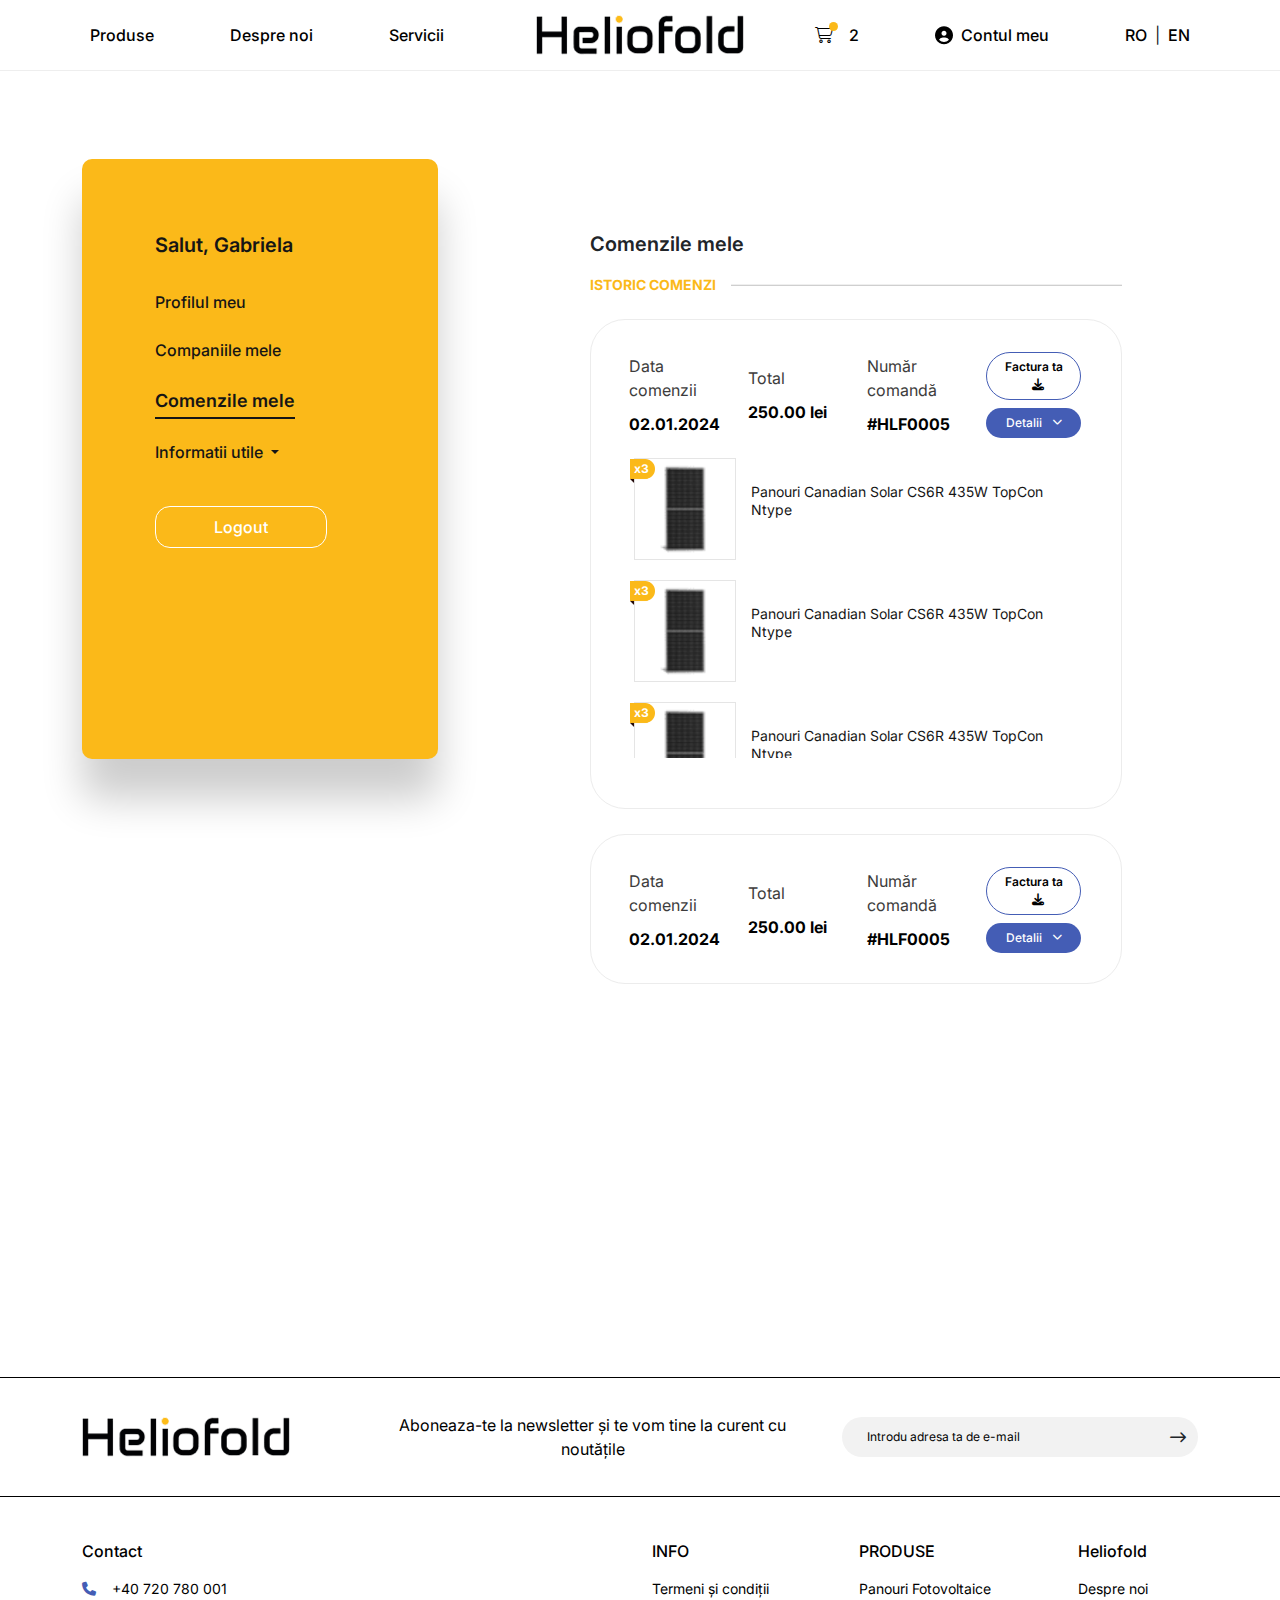
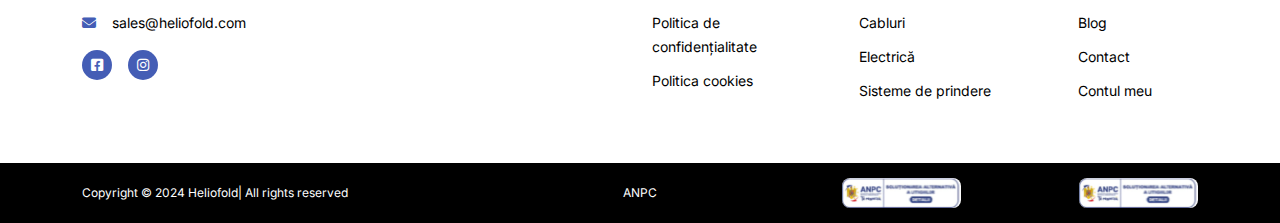
<file: comenzile.html>
<!Doctype html>
<html class="no-js" lang="zxx">


<head>
  <meta charset="utf-8">
  <meta http-equiv="x-ua-compatible" content="ie=edge">
  <title>Comenzile mele - Heliofold</title>
  <meta name="description" content="">
  <meta name="viewport" content="width=device-width, initial-scale=1">

  <link rel="shortcut icon" type="image/x-icon" href="assets/img/favicon.png">
  <!-- Place favicon.ico in the root directory -->

  <!-- CSS here -->
  <link rel="stylesheet" href="assets/css/bootstrap.min.css">
  <link rel="stylesheet" href="assets/css/fontawesome.min.css">
  <link rel="stylesheet" href="assets/css/all.min.css">
  <link rel="stylesheet" href="assets/css/owl.carousel.min.css">
  <link rel="stylesheet" href="assets/css/owl.theme.default.min.css">
  <link rel="stylesheet" href="assets/css/style.css">
  <link rel="stylesheet" href="assets/css/responsive.css">
</head>

<body>

  <div class="body-wrapper">
    <header>
      <nav class="navbar navbar-expand-lg bg-body-tertiary" id="main-nav">
        <div class="container-fluid">
          <a class="navbar-brand" href="#">
            <img src="assets/images/invalid-name.png" alt="">
          </a>
          <div class="mega-menu">
            <div class="row">
              <div class="col-lg-6 col-md-6 col-12">
                <div class="">
                  <ul>
                    <li>
                      <a id="show-submenu" class="d-flex align-items-center justify-content-between" href="">
                        Panouri Fotovoltaice <i class="fa-solid fa-angle-right"></i>
                      </a>
                    </li>
                    <li>
                      <a href="">
                        Cabluri
                      </a>
                    </li>
                    <li>
                      <a href="">
                        Electrică
                      </a>
                    </li>
                    <li>
                      <a href="">
                        Sisteme de prindere
                      </a>
                    </li>
                  </ul>
                </div>
              </div>
              <div class="col-lg-6 col-md-6 col-12">
                <div class="sub-menu">
                  <ul>
                    <li>
                      <a href="">
                        Subcategorie 1
                      </a>
                    </li>
                    <li>
                      <a href="">
                        Subcategorie 2
                      </a>
                    </li>
                    <li>
                      <a href="">
                        Subcategorie 3
                      </a>
                    </li>
                    <li>
                      <a href="">
                        Subcategorie 4
                      </a>
                    </li>
                  </ul>
                </div>
              </div>
            </div>
          </div>
          <button class="navbar-toggler" type="button" data-bs-toggle="collapse"
            data-bs-target="#navbarSupportedContent" aria-controls="navbarSupportedContent" aria-expanded="false"
            aria-label="Toggle navigation">
            <span class="navbar-toggler-icon"></span>
          </button>
          <div class="collapse navbar-collapse" id="navbarSupportedContent">
            <ul class="navbar-nav navbar-left mb-2 mb-lg-0">
              <li class="nav-item">
                <a class="nav-link active" id="show-mega-menu" href="#">Produse</a>
              </li>
              <li class="nav-item">
                <a class="nav-link" href="#">Despre noi</a>
              </li>
              <li class="nav-item">
                <a class="nav-link" href="#">Servicii</a>
              </li>
            </ul>
            <ul class="navbar-nav navbar-right mb-2 mb-lg-0">
              <li class="nav-item position-relative">
                <a class="nav-link" href="#"><i class="fa-light fa-cart-shopping me-3"></i><span
                    class="cart-dot"></span>2</a>
              </li>
              <li class="nav-item">
                <a class="nav-link d-flex align-items-center" href="#"><img src="assets/images/user-circle.png"
                    class="me-2" alt=""><span>Contul meu</span></a>
              </li>
              <li class="nav-item me-0 d-flex align-items-center ">
                <a class="nav-link">RO</a>
                <span>|</span>
                <a class="nav-link">EN</a>
              </li>
            </ul>
          </div>
        </div>
      </nav>
    </header>
    <main>
      <section class="contul-menu-sec">
        <div class="container">
          <div class="row">
            <div class="col-lg-4 col-md-5 col-12">
              <div class="side-menu">
                <h1 class="name">
                  Salut, Gabriela
                </h1>
                <div class="">
                  <ul>
                    <li>
                      <a href="profilul-meu.html">
                        Profilul meu
                      </a>
                    </li>
                    <li>
                      <a href="companii.html">
                        Companiile mele
                      </a>
                    </li>
                    <li>
                      <a href="comenzile.html" class="active">
                        Comenzile mele
                      </a>
                    </li>
                    <li>
                      <div class="dropdown">
                        <a class="dropdown-toggle" type="button" data-bs-toggle="dropdown" aria-expanded="false">
                          Informatii utile
                        </a>
                        <ul class="dropdown-menu ">
                          <li><a class="dropdown-item" href="info-utile.html">Livrare si plata</a></li>
                          <li><a class="dropdown-item" href="#">Politica de returnare</a></li>
                          <li><a class="dropdown-item" href="#">Intrebari frecvente</a></li>
                        </ul>
                      </div>
                    </li>
                    <li>
                      <a class="btn white-btn-outline-rounded" href="index.html">
                        Logout
                      </a>
                    </li>
                  </ul>
                </div>
              </div>
            </div>
            <div class="col-lg-8 col-md-7 col-12">
              <div class="comenzile-page page-spacing">
                <div class="row align-items-center">
                  <div class="col-12">
                    <div class="">
                      <h2 class="section-heading-side">
                        Comenzile mele
                      </h2>
                    </div>
                  </div>
                </div>
                <div class="position-relative mb-25px">
                  <h4 class="yellow-subheading">
                    Istoric comenzi
                  </h4>
                  <span class="full-line"></span>
                </div>
                <div class="comez-item-box">
                  <div class="row align-items-center">
                    <div class="col-lg-3 col-md-6 col-12">
                      <div class="comez-short-item">
                        <p class="title">
                          Data comenzii
                        </p>
                        <p class="desc">
                          02.01.2024
                        </p>
                      </div>
                    </div>
                    <div class="col-lg-3 col-md-6 col-12">
                      <div class="comez-short-item">
                        <p class="title">
                          Total
                        </p>
                        <p class="desc">
                          250.00 lei
                        </p>
                      </div>
                    </div>
                    <div class="col-lg-3 col-md-6 col-12">
                      <div class="comez-short-item">
                        <p class="title">
                          Număr comandă
                        </p>
                        <p class="desc">
                          #HLF0005
                        </p>
                      </div>
                    </div>
                    <div class="col-lg-3 col-md-6 col-12">
                      <div class="comez-short-item">
                        <a class="btn purple-btn-outline-rounded mb-2" href="">
                          Factura ta <i class="fa-solid fa-download ms-2"></i>
                        </a>
                        <a class="btn purple-btn rounded-pill" href="">
                          Detalii <i class="fa-regular fa-angle-down ms-2"></i>
                        </a>
                      </div>
                    </div>
                  </div>
                  <div class="item-list-box">
                    <div class="item">
                      <div class="img-box">
                        <img src="assets/images/produc-list.png" alt="">
                        <span class="label">x3</span>
                      </div>
                      <div class="content-box">
                        <p class="">
                          Panouri Canadian Solar CS6R 435W TopCon Ntype
                        </p>
                      </div>
                    </div>
                    <div class="item">
                      <div class="img-box">
                        <img src="assets/images/produc-list.png" alt="">
                        <span class="label">x3</span>
                      </div>
                      <div class="content-box">
                        <p class="">
                          Panouri Canadian Solar CS6R 435W TopCon Ntype
                        </p>
                      </div>
                    </div>
                    <div class="item">
                      <div class="img-box">
                        <img src="assets/images/produc-list.png" alt="">
                        <span class="label">x3</span>
                      </div>
                      <div class="content-box">
                        <p class="">
                          Panouri Canadian Solar CS6R 435W TopCon Ntype
                        </p>
                      </div>
                    </div>
                    <div class="item">
                      <div class="img-box">
                        <img src="assets/images/produc-list.png" alt="">
                        <span class="label">x3</span>
                      </div>
                      <div class="content-box">
                        <p class="">
                          Panouri Canadian Solar CS6R 435W TopCon Ntype
                        </p>
                      </div>
                    </div>
                    <div class="item">
                      <div class="img-box">
                        <img src="assets/images/produc-list.png" alt="">
                        <span class="label">x3</span>
                      </div>
                      <div class="content-box">
                        <p class="">
                          Panouri Canadian Solar CS6R 435W TopCon Ntype
                        </p>
                      </div>
                    </div>
                  </div>
                </div>
                <div class="comez-item-box">
                  <div class="row align-items-center">
                    <div class="col-lg-3 col-md-6 col-12">
                      <div class="comez-short-item">
                        <p class="title">
                          Data comenzii
                        </p>
                        <p class="desc">
                          02.01.2024
                        </p>
                      </div>
                    </div>
                    <div class="col-lg-3 col-md-6 col-12">
                      <div class="comez-short-item">
                        <p class="title">
                          Total
                        </p>
                        <p class="desc">
                          250.00 lei
                        </p>
                      </div>
                    </div>
                    <div class="col-lg-3 col-md-6 col-12">
                      <div class="comez-short-item">
                        <p class="title">
                          Număr comandă
                        </p>
                        <p class="desc">
                          #HLF0005
                        </p>
                      </div>
                    </div>
                    <div class="col-lg-3 col-md-6 col-12">
                      <div class="comez-short-item">
                        <a class="btn purple-btn-outline-rounded mb-2" href="">
                          Factura ta <i class="fa-solid fa-download ms-2"></i>
                        </a>
                        <a class="btn purple-btn rounded-pill" href="">
                          Detalii <i class="fa-regular fa-angle-down ms-2"></i>
                        </a>
                      </div>
                    </div>
                  </div>
                </div>
              </div>
            </div>
          </div>
        </div>
      </section>
    </main>
    <footer>
      <div class="footer-top">
        <div class="container">
          <div class="row align-items-center">
            <div class="col-lg-3 col-md-6 col-12 order-lg-1 order-md-1 order-1">
              <div class="text-center text-lg-start text-md-start">
                <a class="f-logo" href="">
                  <img src="assets/images/invalid-name.png" alt="Logo">
                </a>
              </div>
            </div>
            <div class="col-lg-5 col-md-6 col-12 order-lg-2 order-md-3 order-2">
              <div class="">
                <p class="center-text">
                  Aboneaza-te la newsletter și te vom tine la curent cu noutățile
                </p>
              </div>
            </div>
            <div class="col-lg-4 col-md-6 col-12 order-lg-3 order-md-2 order-3">
              <div class="">
                <div class="input-group">
                  <input type="text" class="form-control" placeholder="Introdu adresa ta de e-mail"
                    aria-describedby="footer-search">
                  <span class="input-group-text" id="footer-search"><i
                      class="fa-regular fa-arrow-right-long"></i></span>
                </div>
              </div>
            </div>
          </div>
        </div>
      </div>
      <div class="footer-main">
        <div class="container">
          <div class="row">
            <div class="col-lg-6 col-md-6 col-6">
              <div class="">
                <h3 class="footer-menu-heading">
                  Contact
                </h3>
                <ul>
                  <li>
                    <a href="">
                      <i class="fa-solid fa-phone color-purple me-3"></i>+40 720 780 001
                    </a>
                  </li>
                  <li>
                    <a href="">
                      <i class="fa-solid fa-envelope color-purple me-3"></i>sales@heliofold.com
                    </a>
                  </li>
                  <li class="d-flex align-items-center mt-3">
                    <a class="social-link-footer me-3" href="">
                      <i class="fa-brands fa-square-facebook"></i>
                    </a>
                    <a class="social-link-footer" href="">
                      <i class="fa-brands fa-instagram"></i>
                    </a>
                  </li>
                </ul>
              </div>
            </div>
            <div class="col-lg-2 col-md-6 col-6">
              <div class="w-fit-content me-lg-auto">
                <h3 class="footer-menu-heading">
                  INFO
                </h3>
                <ul>
                  <li>
                    <a href="">
                      Termeni și condiții
                    </a>
                  </li>
                  <li>
                    <a href="">
                      Politica de confidențialitate
                    </a>
                  </li>
                  <li>
                    <a href="">
                      Politica cookies
                    </a>
                  </li>
                </ul>
              </div>
            </div>
            <div class="col-lg-2 col-md-6 col-6">
              <div class="w-fit-content mx-lg-auto  mt-3 mt-lg-0">
                <h3 class="footer-menu-heading">
                  PRODUSE
                </h3>
                <ul>
                  <li>
                    <a href="">
                      Panouri Fotovoltaice
                    </a>
                  </li>
                  <li>
                    <a href="">
                      Cabluri
                    </a>
                  </li>
                  <li>
                    <a href="">
                      Electrică
                    </a>
                  </li>
                  <li>
                    <a href="">
                      Sisteme de prindere
                    </a>
                  </li>
                </ul>
              </div>
            </div>
            <div class="col-lg-2 col-md-6 col-6">
              <div class="w-fit-content mx-lg-auto mt-3 mt-lg-0">
                <h3 class="footer-menu-heading">
                  Heliofold
                </h3>
                <ul>
                  <li>
                    <a href="">
                      Despre noi
                    </a>
                  </li>
                  <li>
                    <a href="">
                      Blog
                    </a>
                  </li>
                  <li>
                    <a href="">
                      Contact
                    </a>
                  </li>
                  <li>
                    <a href="">
                      Contul meu
                    </a>
                  </li>
                </ul>
              </div>
            </div>
          </div>
        </div>
      </div>
      <div class="footer-bottom">
        <div class="container">
          <div class="row align-items-center">
            <div class="col-lg-4 col-md-6 col-12">
              <div class="">
                <p class="copy-right-text">
                  Copyright © 2024 Heliofold| All rights reserved
                </p>
              </div>
            </div>
            <div class="col-lg-4 col-md-6 col-12">
              <div class="">
                <p class="center-text">
                  ANPC
                </p>
              </div>
            </div>
            <div class="col-lg-4 col-md-12 col-12">
              <div
                class="d-flex align-items-center justify-content-lg-between justify-content-md-center justify-content-center">
                <img class="me-2" src="assets/images/ce-este-sal.jpg" alt="">
                <img class="ms-2" src="assets/images/ce-este-sal.jpg" alt="">
              </div>
            </div>
          </div>
        </div>
      </div>
    </footer>
  </div>

  <!-- JS here -->
  <script src="assets/js/jquery.min.js"></script>
  <script src="assets/js/bootstrap.bundle.min.js"></script>
  <script src="assets/js/owl.carousel.min.js"></script>
  <script>

    $(document).ready(function () {
      $('#show-submenu').click(function (event) {
        event.preventDefault(); // Prevent the default anchor behavior

        // Toggle the 'active' class on the clicked link
        $(this).toggleClass('active');

        // Toggle the 'show' class on the submenu
        $('.sub-menu').toggleClass('show');
      });
    });

    $(document).ready(function () {
      $('#show-mega-menu').mouseenter(function () {
        $('.mega-menu').addClass('show');
      });

      $('#show-mega-menu').mouseleave(function () {
        setTimeout(function () {
          if (!$('.mega-menu:hover').length) {
            $('.mega-menu').removeClass('show');
          }
        }, 100);
      });

      $('.mega-menu').mouseleave(function () {
        $('.mega-menu').removeClass('show');
      });

      $('.mega-menu').mouseenter(function () {
        $('.mega-menu').addClass('show');
      });
    });


  </script>
</body>


</html>
</file>
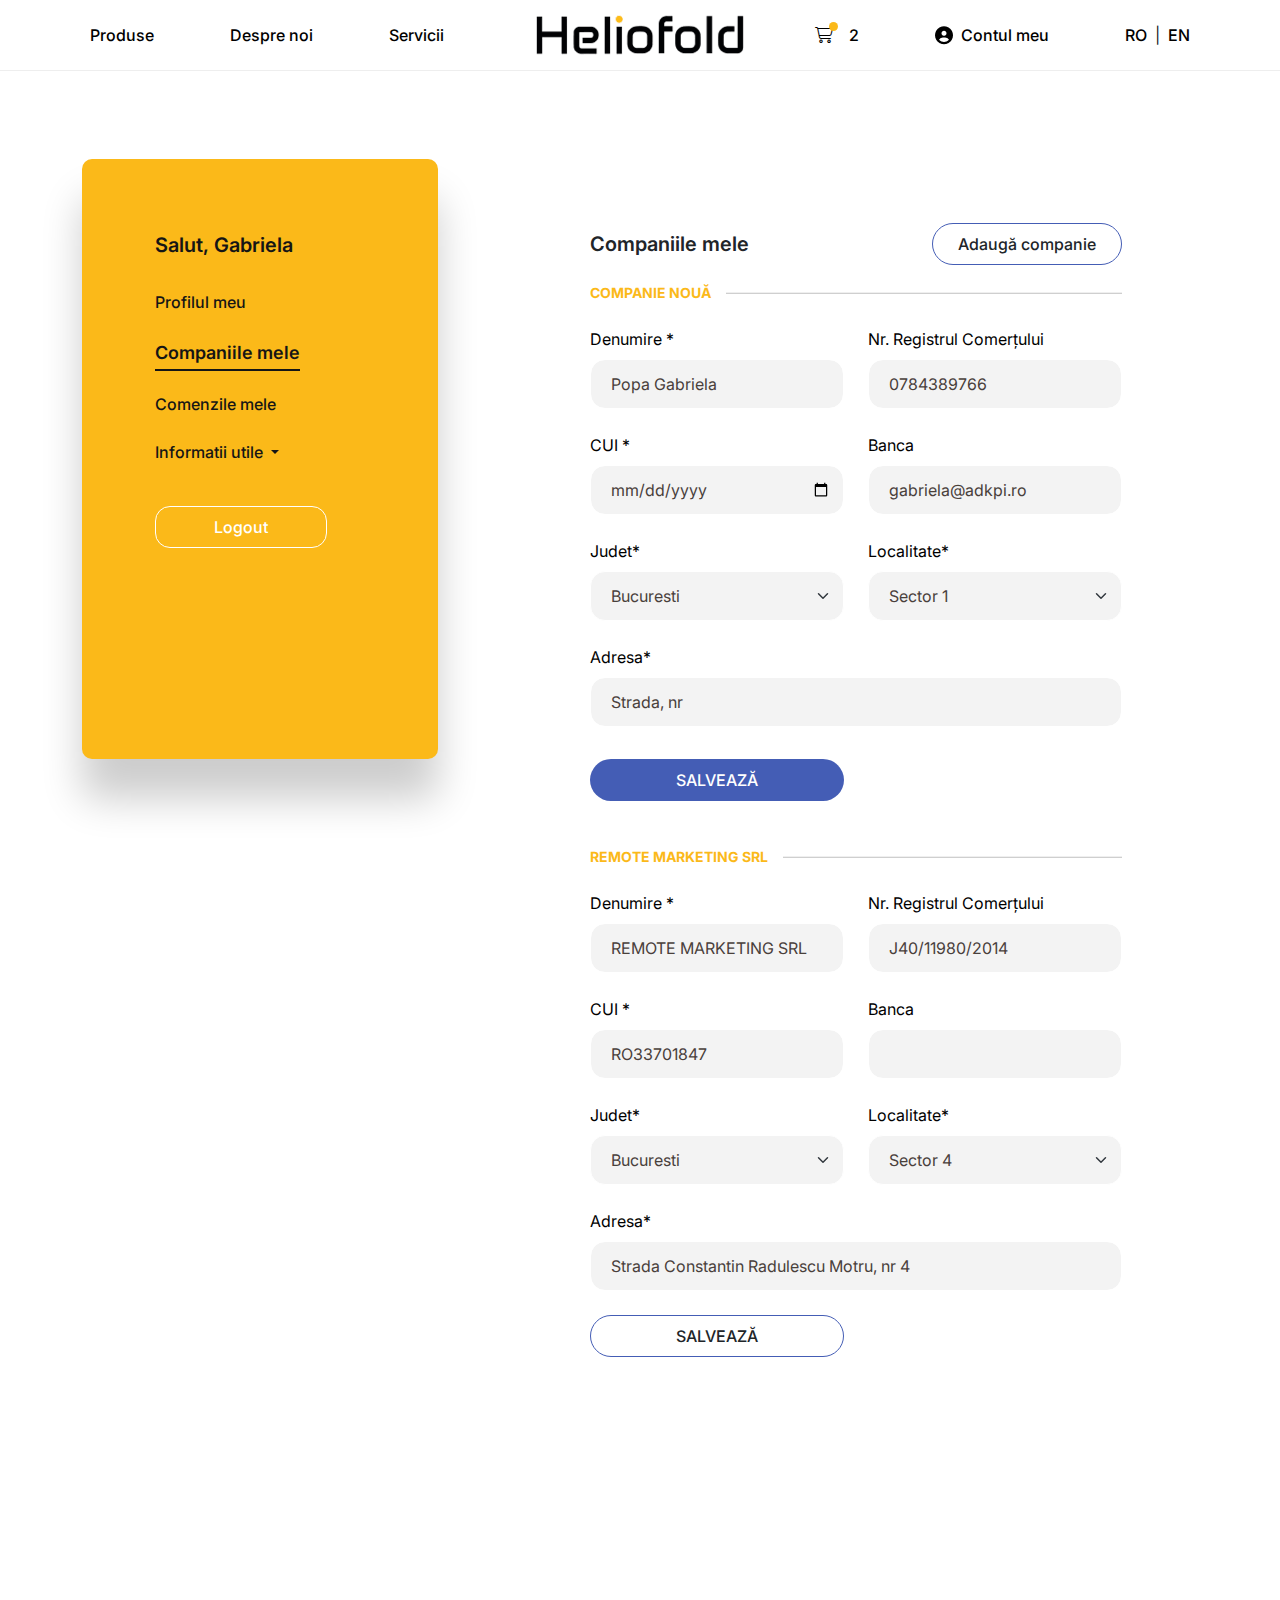
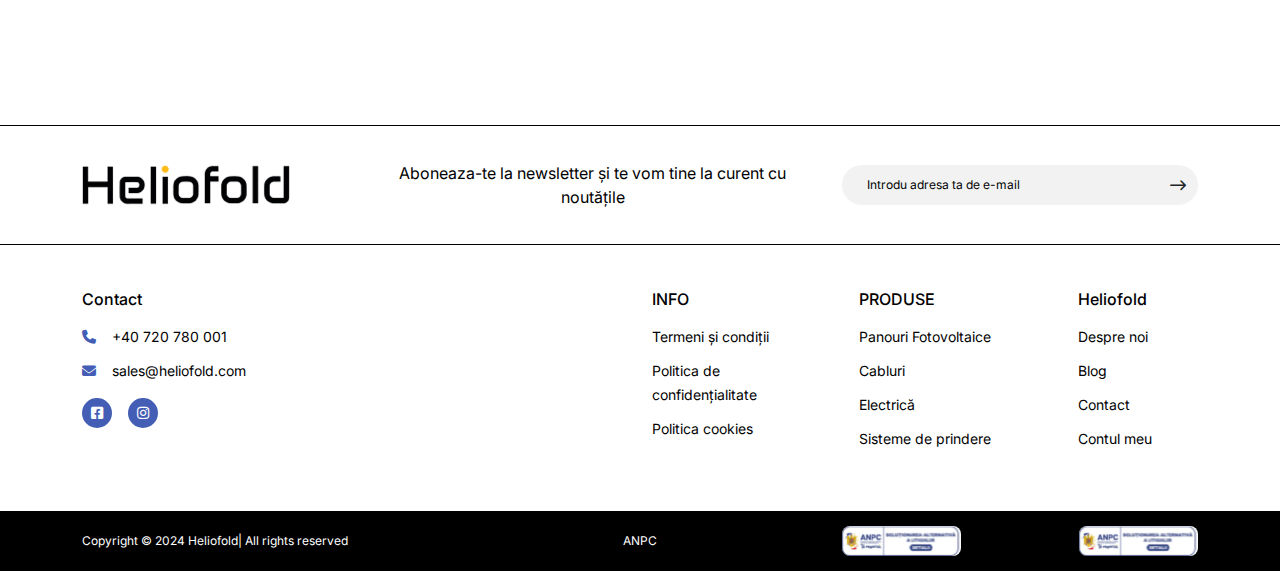
<file: companii.html>
<!Doctype html>
<html class="no-js" lang="zxx">


<head>
  <meta charset="utf-8">
  <meta http-equiv="x-ua-compatible" content="ie=edge">
  <title>Companii - Heliofold</title>
  <meta name="description" content="">
  <meta name="viewport" content="width=device-width, initial-scale=1">

  <link rel="shortcut icon" type="image/x-icon" href="assets/img/favicon.png">
  <!-- Place favicon.ico in the root directory -->

  <!-- CSS here -->
  <link rel="stylesheet" href="assets/css/bootstrap.min.css">
  <link rel="stylesheet" href="assets/css/fontawesome.min.css">
  <link rel="stylesheet" href="assets/css/all.min.css">
  <link rel="stylesheet" href="assets/css/owl.carousel.min.css">
  <link rel="stylesheet" href="assets/css/owl.theme.default.min.css">
  <link rel="stylesheet" href="assets/css/style.css">
  <link rel="stylesheet" href="assets/css/responsive.css">
</head>

<body>

  <div class="body-wrapper">
    <header>
      <nav class="navbar navbar-expand-lg bg-body-tertiary" id="main-nav">
        <div class="container-fluid">
          <a class="navbar-brand" href="#">
            <img src="assets/images/invalid-name.png" alt="">
          </a>
          <div class="mega-menu">
            <div class="row">
              <div class="col-lg-6 col-md-6 col-12">
                <div class="">
                  <ul>
                    <li>
                      <a id="show-submenu" class="d-flex align-items-center justify-content-between" href="">
                        Panouri Fotovoltaice <i class="fa-solid fa-angle-right"></i>
                      </a>
                    </li>
                    <li>
                      <a href="">
                        Cabluri
                      </a>
                    </li>
                    <li>
                      <a href="">
                        Electrică
                      </a>
                    </li>
                    <li>
                      <a href="">
                        Sisteme de prindere
                      </a>
                    </li>
                  </ul>
                </div>
              </div>
              <div class="col-lg-6 col-md-6 col-12">
                <div class="sub-menu">
                  <ul>
                    <li>
                      <a href="">
                        Subcategorie 1
                      </a>
                    </li>
                    <li>
                      <a href="">
                        Subcategorie 2
                      </a>
                    </li>
                    <li>
                      <a href="">
                        Subcategorie 3
                      </a>
                    </li>
                    <li>
                      <a href="">
                        Subcategorie 4
                      </a>
                    </li>
                  </ul>
                </div>
              </div>
            </div>
          </div>
          <button class="navbar-toggler" type="button" data-bs-toggle="collapse"
            data-bs-target="#navbarSupportedContent" aria-controls="navbarSupportedContent" aria-expanded="false"
            aria-label="Toggle navigation">
            <span class="navbar-toggler-icon"></span>
          </button>
          <div class="collapse navbar-collapse" id="navbarSupportedContent">
            <ul class="navbar-nav navbar-left mb-2 mb-lg-0">
              <li class="nav-item">
                <a class="nav-link active" id="show-mega-menu" href="#">Produse</a>
              </li>
              <li class="nav-item">
                <a class="nav-link" href="#">Despre noi</a>
              </li>
              <li class="nav-item">
                <a class="nav-link" href="#">Servicii</a>
              </li>
            </ul>
            <ul class="navbar-nav navbar-right mb-2 mb-lg-0">
              <li class="nav-item position-relative">
                <a class="nav-link" href="#"><i class="fa-light fa-cart-shopping me-3"></i><span
                    class="cart-dot"></span>2</a>
              </li>
              <li class="nav-item">
                <a class="nav-link d-flex align-items-center" href="#"><img src="assets/images/user-circle.png"
                    class="me-2" alt=""><span>Contul meu</span></a>
              </li>
              <li class="nav-item me-0 d-flex align-items-center ">
                <a class="nav-link">RO</a>
                <span>|</span>
                <a class="nav-link">EN</a>
              </li>
            </ul>
          </div>
        </div>
      </nav>
    </header>
    <main>
      <section class="contul-menu-sec">
        <div class="container">
          <div class="row">
            <div class="col-lg-4 col-md-5 col-12">
              <div class="side-menu">
                <h1 class="name">
                  Salut, Gabriela
                </h1>
                <div class="">
                  <ul>
                    <li>
                      <a href="profilul-meu.html">
                        Profilul meu
                      </a>
                    </li>
                    <li>
                      <a href="companii.html" class="active">
                        Companiile mele
                      </a>
                    </li>
                    <li>
                      <a href="comenzile.html">
                        Comenzile mele
                      </a>
                    </li>
                    <li>
                      <div class="dropdown">
                        <a class="dropdown-toggle" type="button" data-bs-toggle="dropdown" aria-expanded="false">
                          Informatii utile
                        </a>
                        <ul class="dropdown-menu ">
                          <li><a class="dropdown-item" href="info-utile.html">Livrare si plata</a></li>
                          <li><a class="dropdown-item" href="#">Politica de returnare</a></li>
                          <li><a class="dropdown-item" href="#">Intrebari frecvente</a></li>
                        </ul>
                      </div>
                    </li>
                    <li>
                      <a class="btn white-btn-outline-rounded" href="index.html">
                        Logout
                      </a>
                    </li>
                  </ul>
                </div>
              </div>
            </div>
            <div class="col-lg-8 col-md-7 col-12">
              <div class="companii-page page-spacing">
                <div class="row align-items-center mb-3">
                  <div class="col-lg-6 col-md-6 col-12">
                    <div class="">
                      <h2 class="section-heading-side mb-0">
                        Companiile mele
                      </h2>
                    </div>
                  </div>
                  <div class="col-lg-6 col-md-6 col-12">
                    <div class="text-end">
                      <a class="btn purple-btn-outline rounded-pill py-2 text-dark" href="">
                        Adaugă companie
                      </a>
                    </div>
                  </div>
                </div>
                <div class="position-relative mb-25px">
                  <h4 class="yellow-subheading">
                    Companie nouă
                  </h4>
                  <span class="full-line"></span>
                </div>
                <form class="custom-form" action="">
                  <div class="row">
                    <div class="col-lg-6 col-md-6 col-12">
                      <div class="mb-lg-4 mb-md-4 mb-3">
                        <label for="" class="form-label">Denumire *</label>
                        <input type="email" class="form-control" id="" name="" placeholder="" value="Popa Gabriela">
                      </div>
                    </div>
                    <div class="col-lg-6 col-md-6 col-12">
                      <div class="mb-lg-4 mb-md-4 mb-3">
                        <label for="" class="form-label">Nr. Registrul Comerțului</label>
                        <input type="tel" class="form-control" id="" name="" placeholder="" value="0784389766">
                      </div>
                    </div>
                    <div class="col-lg-6 col-md-6 col-12">
                      <div class="mb-lg-4 mb-md-4 mb-3">
                        <label for="" class="form-label">CUI *</label>
                        <input type="date" class="form-control" id="" name="" placeholder="" value="21.12.1990">
                      </div>
                    </div>
                    <div class="col-lg-6 col-md-6 col-12">
                      <div class="mb-lg-4 mb-md-4 mb-3">
                        <label for="" class="form-label">Banca</label>
                        <input type="email" class="form-control" id="" name="" placeholder="" value="gabriela@adkpi.ro">
                      </div>
                    </div>
                    <div class="col-lg-6 col-md-6 col-12">
                      <div class="mb-lg-4 mb-md-4 mb-3">
                        <label for="" class="form-label">Judet*</label>
                        <select class="form-select" aria-label="Default select example">
                          <option selected>Bucuresti</option>
                          <option value="1">One</option>
                          <option value="2">Two</option>
                          <option value="3">Three</option>
                        </select>
                      </div>
                    </div>
                    <div class="col-lg-6 col-md-6 col-12">
                      <div class="mb-lg-4 mb-md-4 mb-3">
                        <label for="" class="form-label">Localitate*</label>
                        <select class="form-select" aria-label="Default select example">
                          <option selected>Sector 1</option>
                          <option value="1">One</option>
                          <option value="2">Two</option>
                          <option value="3">Three</option>
                        </select>
                      </div>
                    </div>
                    <div class="col-lg-12 col-md-12 col-12">
                      <div class="mb-lg-4 mb-md-4 mb-3">
                        <label for="" class="form-label">Adresa*</label>
                        <input type="email" class="form-control" id="" name="" placeholder="" value="Strada, nr">
                      </div>
                    </div>
                  </div>
                  <div class="row">
                    <div class="col-lg-6 col-md-6 col-12">
                      <a href="" class="btn purple-btn w-100 rounded-pill py-2 mt-2">
                        SALVEAZĂ
                      </a>
                    </div>
                  </div>
                  <div class="row mt-5">
                    <div class="col-12">
                      <div class="position-relative mb-25px">
                        <h4 class="yellow-subheading">
                          REMOTE MARKETING SRL
                        </h4>
                        <span class="full-line"></span>
                      </div>
                    </div>
                    <div class="col-lg-6 col-md-6 col-12">
                      <div class="mb-lg-4 mb-md-4 mb-3">
                        <label for="" class="form-label">Denumire *</label>
                        <input type="text" class="form-control" id="" name="" placeholder="" value="REMOTE MARKETING SRL">
                      </div>
                    </div>
                    <div class="col-lg-6 col-md-6 col-12">
                      <div class="mb-lg-4 mb-md-4 mb-3">
                        <label for="" class="form-label">Nr. Registrul Comerțului</label>
                        <input type="text" class="form-control" id="" name="" placeholder="" value="J40/11980/2014">
                      </div>
                    </div>
                    <div class="col-lg-6 col-md-6 col-12">
                      <div class="mb-lg-4 mb-md-4 mb-3">
                        <label for="" class="form-label">CUI *</label>
                        <input type="text" class="form-control" id="" name="" placeholder="" value="RO33701847">
                      </div>
                    </div>
                    <div class="col-lg-6 col-md-6 col-12">
                      <div class="mb-lg-4 mb-md-4 mb-3">
                        <label for="" class="form-label">Banca</label>
                        <input type="text" class="form-control" id="" name="" placeholder="" value="">
                      </div>
                    </div>
                    <div class="col-lg-6 col-md-6 col-12">
                      <div class="mb-lg-4 mb-md-4 mb-3">
                        <label for="" class="form-label">Judet*</label>
                        <select class="form-select" aria-label="Default select example">
                          <option selected>Bucuresti</option>
                          <option value="1">One</option>
                          <option value="2">Two</option>
                          <option value="3">Three</option>
                        </select>
                      </div>
                    </div>
                    <div class="col-lg-6 col-md-6 col-12">
                      <div class="mb-lg-4 mb-md-4 mb-3">
                        <label for="" class="form-label">Localitate*</label>
                        <select class="form-select" aria-label="Default select example">
                          <option selected>Sector 4</option>
                          <option value="1">One</option>
                          <option value="2">Two</option>
                          <option value="3">Three</option>
                        </select>
                      </div>
                    </div>
                    <div class="col-lg-12 col-md-12 col-12">
                      <div class="mb-lg-4 mb-md-4 mb-3">
                        <label for="" class="form-label">Adresa*</label>
                        <input type="email" class="form-control" id="" name="" placeholder="" value="Strada Constantin Radulescu Motru, nr 4">
                      </div>
                    </div>
                  </div>
                  <div class="row">
                    <div class="col-lg-6 col-md-6 col-12">
                      <div class="">
                        <a href="" class="btn purple-btn-outline rounded-pill py-2 text-dark w-100">
                          SALVEAZĂ
                        </a>
                      </div>
                    </div>
                  </div>
                </form>
              </div>
            </div>
          </div>
        </div>
      </section>
    </main>
    <footer>
      <div class="footer-top">
        <div class="container">
          <div class="row align-items-center">
            <div class="col-lg-3 col-md-6 col-12 order-lg-1 order-md-1 order-1">
              <div class="text-center text-lg-start text-md-start">
                <a class="f-logo" href="">
                  <img src="assets/images/invalid-name.png" alt="Logo">
                </a>
              </div>
            </div>
            <div class="col-lg-5 col-md-6 col-12 order-lg-2 order-md-3 order-2">
              <div class="">
                <p class="center-text">
                  Aboneaza-te la newsletter și te vom tine la curent cu noutățile
                </p>
              </div>
            </div>
            <div class="col-lg-4 col-md-6 col-12 order-lg-3 order-md-2 order-3">
              <div class="">
                <div class="input-group">
                  <input type="text" class="form-control" placeholder="Introdu adresa ta de e-mail"
                    aria-describedby="footer-search">
                  <span class="input-group-text" id="footer-search"><i
                      class="fa-regular fa-arrow-right-long"></i></span>
                </div>
              </div>
            </div>
          </div>
        </div>
      </div>
      <div class="footer-main">
        <div class="container">
          <div class="row">
            <div class="col-lg-6 col-md-6 col-6">
              <div class="">
                <h3 class="footer-menu-heading">
                  Contact
                </h3>
                <ul>
                  <li>
                    <a href="">
                      <i class="fa-solid fa-phone color-purple me-3"></i>+40 720 780 001
                    </a>
                  </li>
                  <li>
                    <a href="">
                      <i class="fa-solid fa-envelope color-purple me-3"></i>sales@heliofold.com
                    </a>
                  </li>
                  <li class="d-flex align-items-center mt-3">
                    <a class="social-link-footer me-3" href="">
                      <i class="fa-brands fa-square-facebook"></i>
                    </a>
                    <a class="social-link-footer" href="">
                      <i class="fa-brands fa-instagram"></i>
                    </a>
                  </li>
                </ul>
              </div>
            </div>
            <div class="col-lg-2 col-md-6 col-6">
              <div class="w-fit-content me-lg-auto">
                <h3 class="footer-menu-heading">
                  INFO
                </h3>
                <ul>
                  <li>
                    <a href="">
                      Termeni și condiții
                    </a>
                  </li>
                  <li>
                    <a href="">
                      Politica de confidențialitate
                    </a>
                  </li>
                  <li>
                    <a href="">
                      Politica cookies
                    </a>
                  </li>
                </ul>
              </div>
            </div>
            <div class="col-lg-2 col-md-6 col-6">
              <div class="w-fit-content mx-lg-auto  mt-3 mt-lg-0">
                <h3 class="footer-menu-heading">
                  PRODUSE
                </h3>
                <ul>
                  <li>
                    <a href="">
                      Panouri Fotovoltaice
                    </a>
                  </li>
                  <li>
                    <a href="">
                      Cabluri
                    </a>
                  </li>
                  <li>
                    <a href="">
                      Electrică
                    </a>
                  </li>
                  <li>
                    <a href="">
                      Sisteme de prindere
                    </a>
                  </li>
                </ul>
              </div>
            </div>
            <div class="col-lg-2 col-md-6 col-6">
              <div class="w-fit-content mx-lg-auto mt-3 mt-lg-0">
                <h3 class="footer-menu-heading">
                  Heliofold
                </h3>
                <ul>
                  <li>
                    <a href="">
                      Despre noi
                    </a>
                  </li>
                  <li>
                    <a href="">
                      Blog
                    </a>
                  </li>
                  <li>
                    <a href="">
                      Contact
                    </a>
                  </li>
                  <li>
                    <a href="">
                      Contul meu
                    </a>
                  </li>
                </ul>
              </div>
            </div>
          </div>
        </div>
      </div>
      <div class="footer-bottom">
        <div class="container">
          <div class="row align-items-center">
            <div class="col-lg-4 col-md-6 col-12">
              <div class="">
                <p class="copy-right-text">
                  Copyright © 2024 Heliofold| All rights reserved
                </p>
              </div>
            </div>
            <div class="col-lg-4 col-md-6 col-12">
              <div class="">
                <p class="center-text">
                  ANPC
                </p>
              </div>
            </div>
            <div class="col-lg-4 col-md-12 col-12">
              <div
                class="d-flex align-items-center justify-content-lg-between justify-content-md-center justify-content-center">
                <img class="me-2" src="assets/images/ce-este-sal.jpg" alt="">
                <img class="ms-2" src="assets/images/ce-este-sal.jpg" alt="">
              </div>
            </div>
          </div>
        </div>
      </div>
    </footer>
  </div>

  <!-- JS here -->
  <script src="assets/js/jquery.min.js"></script>
  <script src="assets/js/bootstrap.bundle.min.js"></script>
  <script src="assets/js/owl.carousel.min.js"></script>
  <script>

    $(document).ready(function () {
      $('#show-submenu').click(function (event) {
        event.preventDefault(); // Prevent the default anchor behavior

        // Toggle the 'active' class on the clicked link
        $(this).toggleClass('active');

        // Toggle the 'show' class on the submenu
        $('.sub-menu').toggleClass('show');
      });
    });

    $(document).ready(function () {
      $('#show-mega-menu').mouseenter(function () {
        $('.mega-menu').addClass('show');
      });

      $('#show-mega-menu').mouseleave(function () {
        setTimeout(function () {
          if (!$('.mega-menu:hover').length) {
            $('.mega-menu').removeClass('show');
          }
        }, 100);
      });

      $('.mega-menu').mouseleave(function () {
        $('.mega-menu').removeClass('show');
      });

      $('.mega-menu').mouseenter(function () {
        $('.mega-menu').addClass('show');
      });
    });


  </script>
</body>


</html>
</file>
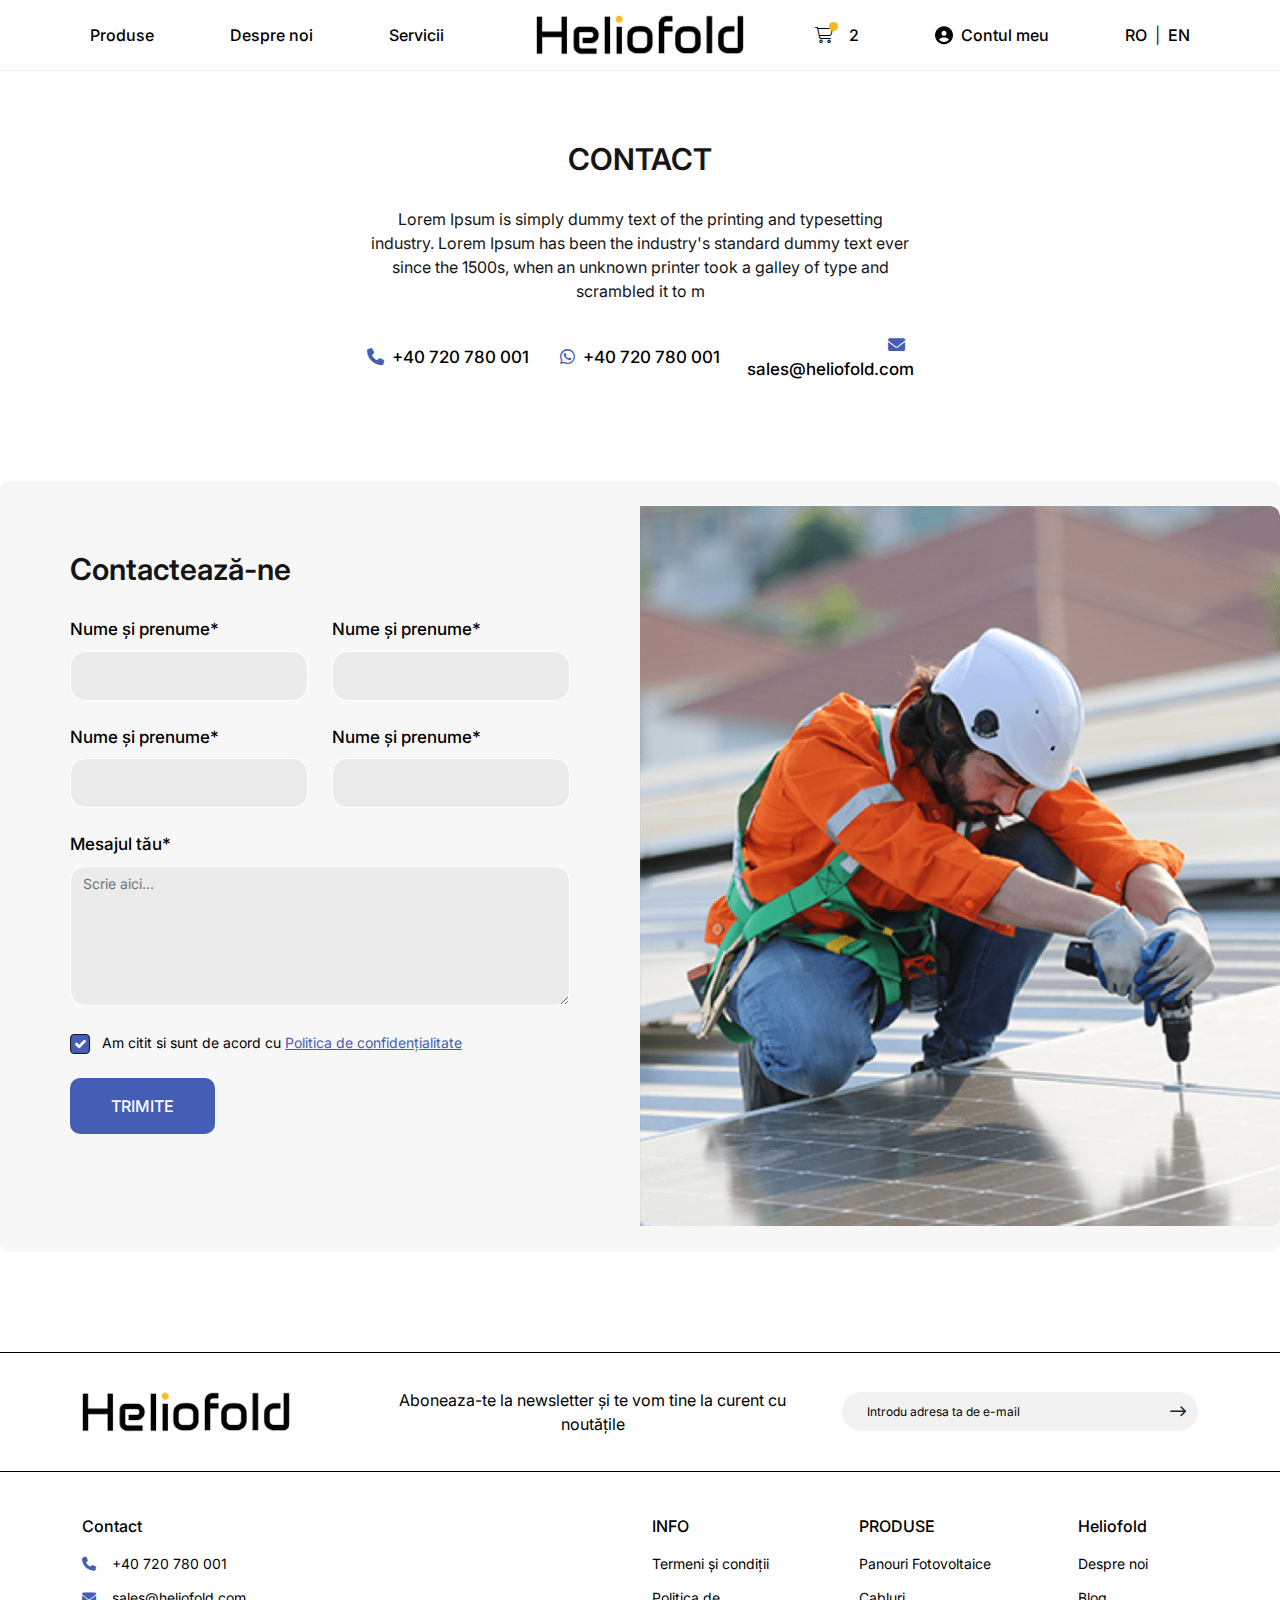
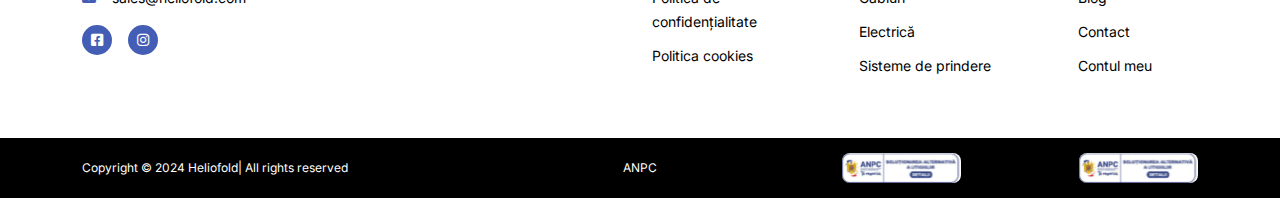
<file: contact.html>
<!Doctype html>
<html class="no-js" lang="zxx">


<head>
  <meta charset="utf-8">
  <meta http-equiv="x-ua-compatible" content="ie=edge">
  <title>Contact - Heliofold</title>
  <meta name="description" content="">
  <meta name="viewport" content="width=device-width, initial-scale=1">

  <link rel="shortcut icon" type="image/x-icon" href="assets/img/favicon.png">
  <!-- Place favicon.ico in the root directory -->

  <!-- CSS here -->
  <link rel="stylesheet" href="assets/css/bootstrap.min.css">
  <link rel="stylesheet" href="assets/css/fontawesome.min.css">
  <link rel="stylesheet" href="assets/css/all.min.css">
  <link rel="stylesheet" href="assets/css/owl.carousel.min.css">
  <link rel="stylesheet" href="assets/css/owl.theme.default.min.css">
  <link rel="stylesheet" href="assets/css/style.css">
  <link rel="stylesheet" href="assets/css/responsive.css">
</head>

<body>

  <div class="body-wrapper">
    <header>
      <nav class="navbar navbar-expand-lg bg-body-tertiary" id="main-nav">
        <div class="container-fluid">
          <a class="navbar-brand" href="#">
            <img src="assets/images/invalid-name.png" alt="">
          </a>
          <div class="mega-menu">
            <div class="row">
              <div class="col-lg-6 col-md-6 col-12">
                <div class="">
                  <ul>
                    <li>
                      <a id="show-submenu" class="d-flex align-items-center justify-content-between" href="">
                        Panouri Fotovoltaice <i class="fa-solid fa-angle-right"></i>
                      </a>
                    </li>
                    <li>
                      <a href="">
                        Cabluri
                      </a>
                    </li>
                    <li>
                      <a href="">
                        Electrică
                      </a>
                    </li>
                    <li>
                      <a href="">
                        Sisteme de prindere
                      </a>
                    </li>
                  </ul>
                </div>
              </div>
              <div class="col-lg-6 col-md-6 col-12">
                <div class="sub-menu">
                  <ul>
                    <li>
                      <a href="">
                        Subcategorie 1
                      </a>
                    </li>
                    <li>
                      <a href="">
                        Subcategorie 2
                      </a>
                    </li>
                    <li>
                      <a href="">
                        Subcategorie 3
                      </a>
                    </li>
                    <li>
                      <a href="">
                        Subcategorie 4
                      </a>
                    </li>
                  </ul>
                </div>
              </div>
            </div>
          </div>
          <button class="navbar-toggler" type="button" data-bs-toggle="collapse"
            data-bs-target="#navbarSupportedContent" aria-controls="navbarSupportedContent" aria-expanded="false"
            aria-label="Toggle navigation">
            <span class="navbar-toggler-icon"></span>
          </button>
          <div class="collapse navbar-collapse" id="navbarSupportedContent">
            <ul class="navbar-nav navbar-left mb-2 mb-lg-0">
              <li class="nav-item">
                <a class="nav-link active" id="show-mega-menu" href="#">Produse</a>
              </li>
              <li class="nav-item">
                <a class="nav-link" href="#">Despre noi</a>
              </li>
              <li class="nav-item">
                <a class="nav-link" href="#">Servicii</a>
              </li>
            </ul>
            <ul class="navbar-nav navbar-right mb-2 mb-lg-0">
              <li class="nav-item position-relative">
                <a class="nav-link" href="#"><i class="fa-light fa-cart-shopping me-3"></i><span
                    class="cart-dot"></span>2</a>
              </li>
              <li class="nav-item">
                <a class="nav-link d-flex align-items-center" href="#"><img src="assets/images/user-circle.png"
                    class="me-2" alt=""><span>Contul meu</span></a>
              </li>
              <li class="nav-item me-0 d-flex align-items-center ">
                <a class="nav-link">RO</a>
                <span>|</span>
                <a class="nav-link">EN</a>
              </li>
            </ul>
          </div>
        </div>
      </nav>
    </header>
    <main>
      <!-- Contact Page Section -->
       <section class="contact-page-sec">
        <div class="container">
          <div class="row">
            <div class="col-lg-6 offset-lg-3 col-md-8 offset-md-2 col-12">
              <div class="text-center">
                <h2 class="section-heading mb-30px">
                  CONTACT
                </h2>
                <p class="">
                  Lorem Ipsum is simply dummy text of the printing and typesetting industry. Lorem Ipsum has been the industry's standard
                  dummy text ever since the 1500s, when an unknown printer took a galley of type and scrambled it to m
                </p>
                <div class="row align-items-center justify-content-center">
                  <div class="col-lg-4 col-md-4 col-6">
                    <div class="text-lg-start text-md-start text-center">
                      <a class="contact-btm-link" href="">
                        <i class="fa-solid fa-phone me-2"></i>+40 720 780 001
                      </a>
                    </div>
                  </div>
                  <div class="col-lg-4 col-md-4 col-6">
                    <div class="text-center">
                      <a class="contact-btm-link" href="">
                        <i class="fa-brands fa-whatsapp me-2"></i>+40 720 780 001
                      </a>
                    </div>
                  </div>
                  <div class="col-lg-4 col-md-4 col-6">
                    <div class="text-lg-end text-md-end text-center mt-4 mt-lg-0 mt-md-0">
                      <a class="contact-btm-link" href="">
                        <i class="fa-solid fa-envelope me-2"></i>sales@heliofold.com
                      </a>
                    </div>
                  </div>
                </div>
              </div>
            </div>
          </div>
        </div>
       </section>
      <!-- Contact Section -->
      <section class="contact-sec">
        <div class="">
          <div class="row align-items-center g-0 w-100">
            <div class="col-lg-6 col-md-6 col-12 order-lg-1 order-md-1 order-2">
              <div class="contact-form-box">
                <h2 class="section-heading mb-30px">
                  Contactează-ne
                </h2>
                <form class="custom-form" action="">
                  <div class="row">
                    <div class="col-lg-6 col-md-6 col-12">
                      <div class="mb-lg-4 mb-md-4 mb-3">
                        <label for="" class="form-label">Nume și prenume*</label>
                        <input type="email" class="form-control" id="" name="" placeholder="">
                      </div>
                    </div>
                    <div class="col-lg-6 col-md-6 col-12">
                      <div class="mb-lg-4 mb-md-4 mb-3">
                        <label for="" class="form-label">Nume și prenume*</label>
                        <input type="email" class="form-control" id="" name="" placeholder="">
                      </div>
                    </div>
                    <div class="col-lg-6 col-md-6 col-12">
                      <div class="mb-lg-4 mb-md-4 mb-3">
                        <label for="" class="form-label">Nume și prenume*</label>
                        <input type="email" class="form-control" id="" name="" placeholder="">
                      </div>
                    </div>
                    <div class="col-lg-6 col-md-6 col-12">
                      <div class="mb-lg-4 mb-md-4 mb-3">
                        <label for="" class="form-label">Nume și prenume*</label>
                        <input type="email" class="form-control" id="" name="" placeholder="">
                      </div>
                    </div>
                    <div class="col-12">
                      <div class="mb-lg-4 mb-md-4 mb-3">
                        <label for="" class="form-label">Mesajul tău*</label>
                        <textarea class="form-control" id="" name="" rows="6" placeholder="Scrie aici…"></textarea>
                      </div>
                    </div>
                    <div class="col-12">
                      <div class="form-check mb-lg-4 mb-md-4 mb-3">
                        <input class="form-check-input" type="checkbox" value="" id="flexCheckChecked" checked>
                        <label class="form-check-label" for="flexCheckChecked">
                          Am citit si sunt de acord cu <a href="">Politica de confidențialitate</a>
                        </label>
                      </div>
                    </div>
                    <div class="col-12">
                      <div class="mb-5">
                        <button type="submit" class="btn purple-btn px-40px">
                          TRIMITE
                        </button>
                      </div>
                    </div>
                  </div>
                  <div class="row align-items-center justify-content-center d-none">
                    <div class="col-lg-4 col-md-4 col-6">
                      <div class="text-lg-start text-md-start text-center">
                        <a class="contact-btm-link" href="">
                          <i class="fa-solid fa-phone me-2"></i>+40 720 780 001
                        </a>
                      </div>
                    </div>
                    <div class="col-lg-4 col-md-4 col-6">
                      <div class="text-center">
                        <a class="contact-btm-link" href="">
                          <i class="fa-brands fa-whatsapp me-2"></i>+40 720 780 001
                        </a>
                      </div>
                    </div>
                    <div class="col-lg-4 col-md-4 col-6">
                      <div class="text-lg-end text-md-end text-center mt-4 mt-lg-0 mt-md-0">
                        <a class="contact-btm-link" href="">
                          <i class="fa-solid fa-envelope me-2"></i>sales@heliofold.com
                        </a>
                      </div>
                    </div>
                  </div>
                </form>
              </div>
            </div>
            <div class="col-lg-6 col-md-6 col-12 order-lg-2 order-md-2 order-1">
              <div class="contact-img-box">
                <img src="assets/images/instalari-panouri-solare-romania-pvsmart.png" alt="">
              </div>
            </div>
          </div>
        </div>
      </section>
    </main>
    <footer>
      <div class="footer-top">
        <div class="container">
          <div class="row align-items-center">
            <div class="col-lg-3 col-md-6 col-12 order-lg-1 order-md-1 order-1">
              <div class="text-center text-lg-start text-md-start">
                <a class="f-logo" href="">
                  <img src="assets/images/invalid-name.png" alt="Logo">
                </a>
              </div>
            </div>
            <div class="col-lg-5 col-md-6 col-12 order-lg-2 order-md-3 order-2">
              <div class="">
                <p class="center-text">
                  Aboneaza-te la newsletter și te vom tine la curent cu noutățile
                </p>
              </div>
            </div>
            <div class="col-lg-4 col-md-6 col-12 order-lg-3 order-md-2 order-3">
              <div class="">
                <div class="input-group">
                  <input type="text" class="form-control" placeholder="Introdu adresa ta de e-mail"
                    aria-describedby="footer-search">
                  <span class="input-group-text" id="footer-search"><i
                      class="fa-regular fa-arrow-right-long"></i></span>
                </div>
              </div>
            </div>
          </div>
        </div>
      </div>
      <div class="footer-main">
        <div class="container">
          <div class="row">
            <div class="col-lg-6 col-md-6 col-6">
              <div class="">
                <h3 class="footer-menu-heading">
                  Contact
                </h3>
                <ul>
                  <li>
                    <a href="">
                      <i class="fa-solid fa-phone color-purple me-3"></i>+40 720 780 001
                    </a>
                  </li>
                  <li>
                    <a href="">
                      <i class="fa-solid fa-envelope color-purple me-3"></i>sales@heliofold.com
                    </a>
                  </li>
                  <li class="d-flex align-items-center mt-3">
                    <a class="social-link-footer me-3" href="">
                      <i class="fa-brands fa-square-facebook"></i>
                    </a>
                    <a class="social-link-footer" href="">
                      <i class="fa-brands fa-instagram"></i>
                    </a>
                  </li>
                </ul>
              </div>
            </div>
            <div class="col-lg-2 col-md-6 col-6">
              <div class="w-fit-content me-lg-auto">
                <h3 class="footer-menu-heading">
                  INFO
                </h3>
                <ul>
                  <li>
                    <a href="">
                      Termeni și condiții
                    </a>
                  </li>
                  <li>
                    <a href="">
                      Politica de confidențialitate
                    </a>
                  </li>
                  <li>
                    <a href="">
                      Politica cookies
                    </a>
                  </li>
                </ul>
              </div>
            </div>
            <div class="col-lg-2 col-md-6 col-6">
              <div class="w-fit-content mx-lg-auto  mt-3 mt-lg-0">
                <h3 class="footer-menu-heading">
                  PRODUSE
                </h3>
                <ul>
                  <li>
                    <a href="">
                      Panouri Fotovoltaice
                    </a>
                  </li>
                  <li>
                    <a href="">
                      Cabluri
                    </a>
                  </li>
                  <li>
                    <a href="">
                      Electrică
                    </a>
                  </li>
                  <li>
                    <a href="">
                      Sisteme de prindere
                    </a>
                  </li>
                </ul>
              </div>
            </div>
            <div class="col-lg-2 col-md-6 col-6">
              <div class="w-fit-content mx-lg-auto mt-3 mt-lg-0">
                <h3 class="footer-menu-heading">
                  Heliofold
                </h3>
                <ul>
                  <li>
                    <a href="">
                      Despre noi
                    </a>
                  </li>
                  <li>
                    <a href="">
                      Blog
                    </a>
                  </li>
                  <li>
                    <a href="">
                      Contact
                    </a>
                  </li>
                  <li>
                    <a href="">
                      Contul meu
                    </a>
                  </li>
                </ul>
              </div>
            </div>
          </div>
        </div>
      </div>
      <div class="footer-bottom">
        <div class="container">
          <div class="row align-items-center">
            <div class="col-lg-4 col-md-6 col-12">
              <div class="">
                <p class="copy-right-text">
                  Copyright © 2024 Heliofold| All rights reserved
                </p>
              </div>
            </div>
            <div class="col-lg-4 col-md-6 col-12">
              <div class="">
                <p class="center-text">
                  ANPC
                </p>
              </div>
            </div>
            <div class="col-lg-4 col-md-12 col-12">
              <div
                class="d-flex align-items-center justify-content-lg-between justify-content-md-center justify-content-center">
                <img class="me-2" src="assets/images/ce-este-sal.jpg" alt="">
                <img class="ms-2" src="assets/images/ce-este-sal.jpg" alt="">
              </div>
            </div>
          </div>
        </div>
      </div>
    </footer>
  </div>

  <!-- JS here -->
  <script src="assets/js/jquery.min.js"></script>
  <script src="assets/js/bootstrap.bundle.min.js"></script>
  <script src="assets/js/owl.carousel.min.js"></script>
  <script>

    $(document).ready(function () {
      $('#show-submenu').click(function (event) {
        event.preventDefault(); // Prevent the default anchor behavior

        // Toggle the 'active' class on the clicked link
        $(this).toggleClass('active');

        // Toggle the 'show' class on the submenu
        $('.sub-menu').toggleClass('show');
      });
    });

    $(document).ready(function () {
      $('#show-mega-menu').mouseenter(function () {
        $('.mega-menu').addClass('show');
      });

      $('#show-mega-menu').mouseleave(function () {
        setTimeout(function () {
          if (!$('.mega-menu:hover').length) {
            $('.mega-menu').removeClass('show');
          }
        }, 100);
      });

      $('.mega-menu').mouseleave(function () {
        $('.mega-menu').removeClass('show');
      });

      $('.mega-menu').mouseenter(function () {
        $('.mega-menu').addClass('show');
      });
    });

  </script>
</body>


</html>
</file>
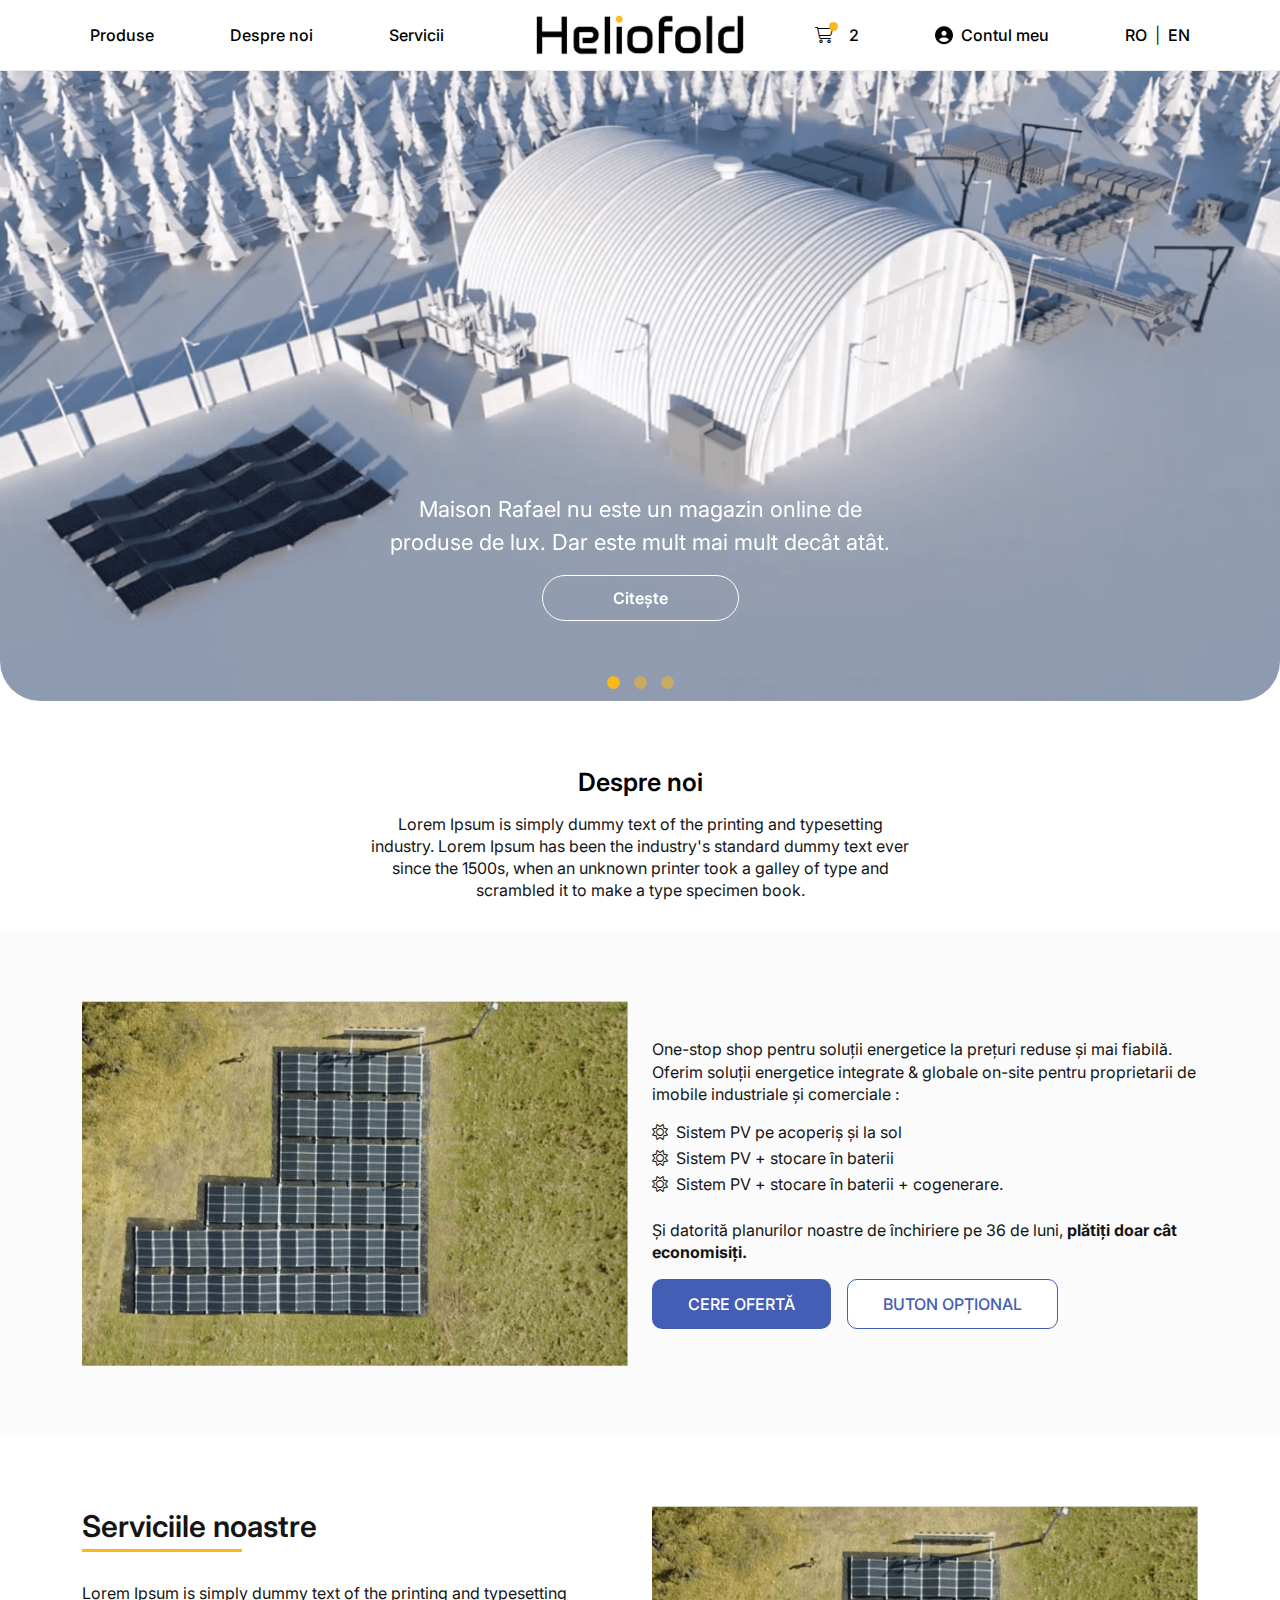
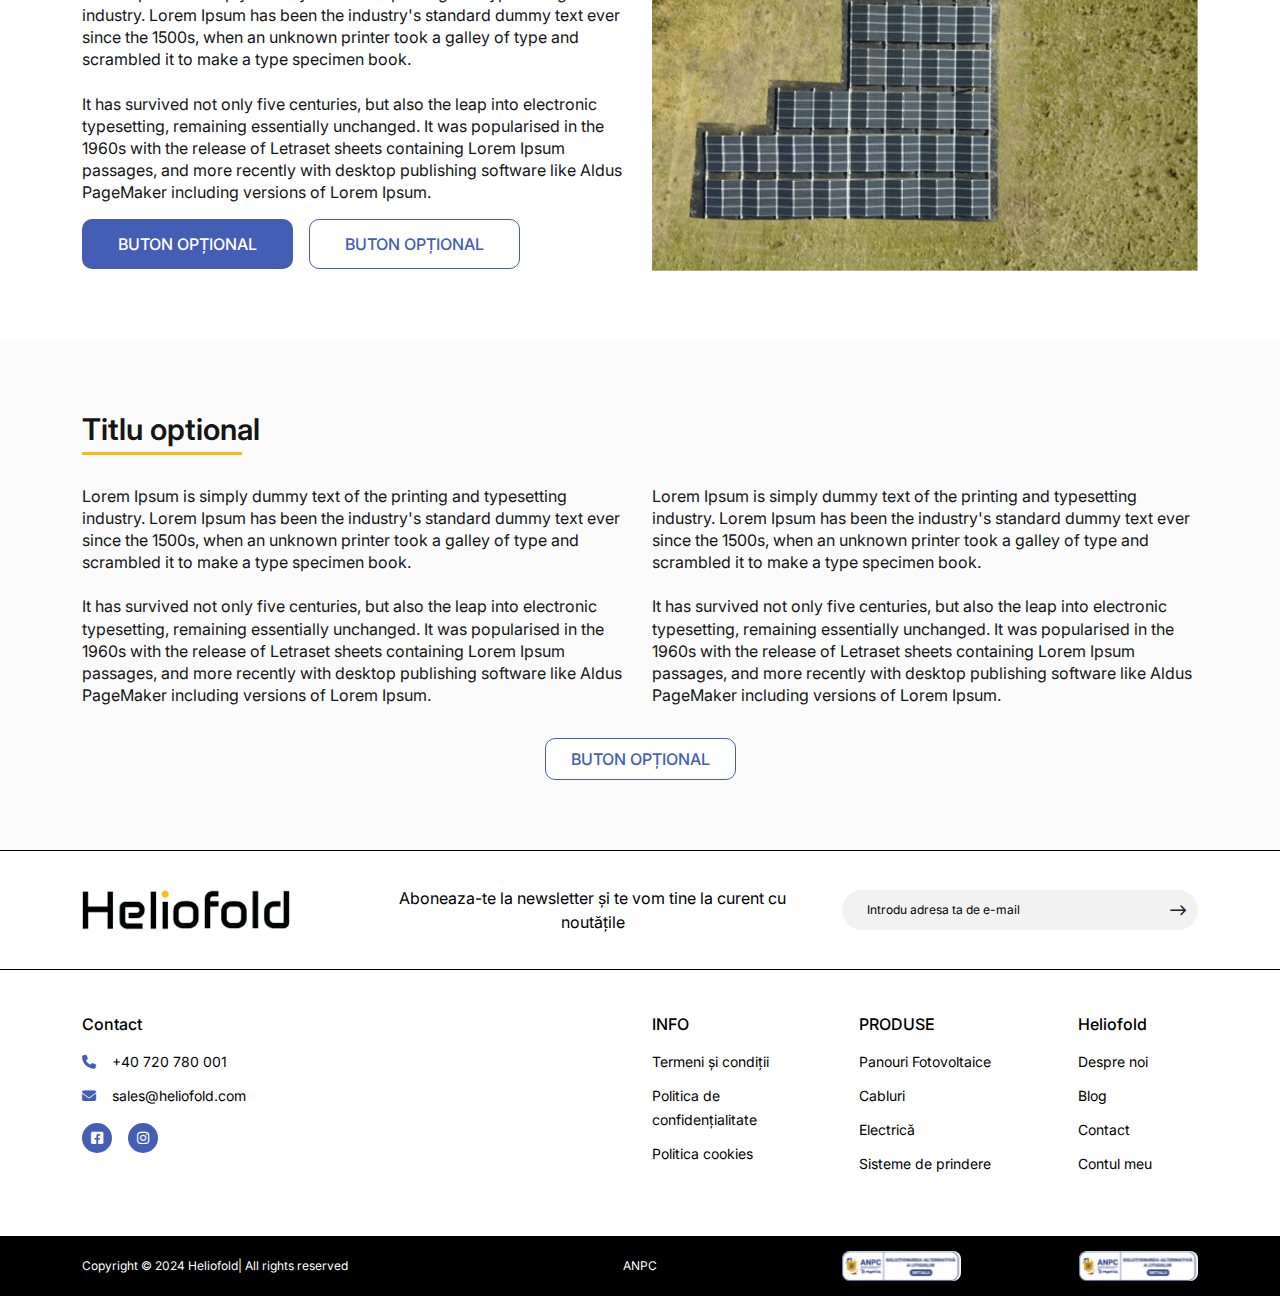
<file: desprinoi.html>
<!Doctype html>
<html class="no-js" lang="zxx">


<head>
  <meta charset="utf-8">
  <meta http-equiv="x-ua-compatible" content="ie=edge">
  <title>Despre Noi - Heliofold</title>
  <meta name="description" content="">
  <meta name="viewport" content="width=device-width, initial-scale=1">

  <link rel="shortcut icon" type="image/x-icon" href="assets/img/favicon.png">
  <!-- Place favicon.ico in the root directory -->

  <!-- CSS here -->
  <link rel="stylesheet" href="assets/css/bootstrap.min.css">
  <link rel="stylesheet" href="assets/css/fontawesome.min.css">
  <link rel="stylesheet" href="assets/css/all.min.css">
  <link rel="stylesheet" href="assets/css/owl.carousel.min.css">
  <link rel="stylesheet" href="assets/css/owl.theme.default.min.css">
  <link rel="stylesheet" href="assets/css/style.css">
  <link rel="stylesheet" href="assets/css/responsive.css">
</head>

<body>

  <div class="body-wrapper">
    <header>
      <nav class="navbar navbar-expand-lg bg-body-tertiary" id="main-nav">
        <div class="container-fluid">
          <a class="navbar-brand" href="#">
            <img src="assets/images/invalid-name.png" alt="">
          </a>
          <div class="mega-menu">
            <div class="row">
              <div class="col-lg-6 col-md-6 col-12">
                <div class="">
                  <ul>
                    <li>
                      <a id="show-submenu" class="d-flex align-items-center justify-content-between" href="">
                        Panouri Fotovoltaice <i class="fa-solid fa-angle-right"></i>
                      </a>
                    </li>
                    <li>
                      <a href="">
                        Cabluri
                      </a>
                    </li>
                    <li>
                      <a href="">
                        Electrică
                      </a>
                    </li>
                    <li>
                      <a href="">
                        Sisteme de prindere
                      </a>
                    </li>
                  </ul>
                </div>
              </div>
              <div class="col-lg-6 col-md-6 col-12">
                <div class="sub-menu">
                  <ul>
                    <li>
                      <a href="">
                        Subcategorie 1
                      </a>
                    </li>
                    <li>
                      <a href="">
                        Subcategorie 2
                      </a>
                    </li>
                    <li>
                      <a href="">
                        Subcategorie 3
                      </a>
                    </li>
                    <li>
                      <a href="">
                        Subcategorie 4
                      </a>
                    </li>
                  </ul>
                </div>
              </div>
            </div>
          </div>
          <button class="navbar-toggler" type="button" data-bs-toggle="collapse"
            data-bs-target="#navbarSupportedContent" aria-controls="navbarSupportedContent" aria-expanded="false"
            aria-label="Toggle navigation">
            <span class="navbar-toggler-icon"></span>
          </button>
          <div class="collapse navbar-collapse" id="navbarSupportedContent">
            <ul class="navbar-nav navbar-left mb-2 mb-lg-0">
              <li class="nav-item">
                <a class="nav-link active" id="show-mega-menu" href="#">Produse</a>
              </li>
              <li class="nav-item">
                <a class="nav-link" href="#">Despre noi</a>
              </li>
              <li class="nav-item">
                <a class="nav-link" href="#">Servicii</a>
              </li>
            </ul>
            <ul class="navbar-nav navbar-right mb-2 mb-lg-0">
              <li class="nav-item position-relative">
                <a class="nav-link" href="#"><i class="fa-light fa-cart-shopping me-3"></i><span
                    class="cart-dot"></span>2</a>
              </li>
              <li class="nav-item">
                <a class="nav-link d-flex align-items-center" href="#"><img src="assets/images/user-circle.png"
                    class="me-2" alt=""><span>Contul meu</span></a>
              </li>
              <li class="nav-item me-0 d-flex align-items-center ">
                <a class="nav-link">RO</a>
                <span>|</span>
                <a class="nav-link">EN</a>
              </li>
            </ul>
          </div>
        </div>
      </nav>
    </header>
    <main>
      <!-- Blog Banner Section -->
      <section class="Blog-banner-sec">
        <div class="">
          <div class="row w-100 g-0">
            <div class="col-12">
              <div id="blog-slider" class="owl-carousel owl-theme">
                <div class="item bg-1">
                  <div class="content-box">
                    <p class="desc">
                      Maison Rafael nu este un magazin online de produse de lux. Dar este mult mai mult decât atât.
                    </p>
                    <a class="btn white-btn-outline-rounded" href="">
                      Citește
                    </a>
                  </div>
                </div>
                <div class="item bg-1">
                  <div class="content-box">
                    <p class="desc">
                      Maison Rafael nu este un magazin online de produse de lux. Dar este mult mai mult decât atât.
                    </p>
                    <a class="btn white-btn-outline-rounded" href="">
                      Citește
                    </a>
                  </div>
                </div>
                <div class="item bg-1">
                  <div class="content-box">
                    <p class="desc">
                      Maison Rafael nu este un magazin online de produse de lux. Dar este mult mai mult decât atât.
                    </p>
                    <a class="btn white-btn-outline-rounded" href="">
                      Citește
                    </a>
                  </div>
                </div>
              </div>
            </div>
          </div>
        </div>
        <div class="container">
          <div class="row">
            <div class="col-lg-6 offset-lg-3 col-md-8 offset-md-2 col-12">
              <div class="despre-noi-text">
                <h1>
                  Despre noi
                </h1>
                <p>
                  Lorem Ipsum is simply dummy text of the printing and typesetting industry. Lorem Ipsum has been the industry's standard
                  dummy text ever since the 1500s, when an unknown printer took a galley of type and scrambled it to make a type specimen
                  book.
                </p>
              </div>
            </div>
          </div>
        </div>
      </section>
      <!-- Regulare image section -->
      <section class="regular-img-sec ris-one set-bg-light">
        <div class="container">
          <div class="row align-items-center">
            <div class="col-lg-6 col-md-6 col-12">
              <div class="img-box">
                <img src="assets/images/sec-img.png" alt="">
              </div>
            </div>
            <div class="col-lg-6 col-md-6 col-12">
              <div class="content-box">
                <p class="">
                  One-stop shop pentru soluții energetice la prețuri reduse și mai fiabilă.
                  Oferim soluții energetice integrate & globale on-site pentru proprietarii de imobile industriale și comerciale :
                </p>
                <p class="mb-1">
                  <i class="fa-light fa-sun me-2"></i>Sistem PV pe acoperiș și la sol
                </p>
                <p class="mb-1">
                  <i class="fa-light fa-sun me-2"></i>Sistem PV + stocare în baterii
                </p>
                <p class="mb-4">
                  <i class="fa-light fa-sun me-2"></i>Sistem PV + stocare în baterii + cogenerare.
                </p>
                <p class="">
                  Și datorită planurilor noastre de închiriere pe 36 de luni, <b>plătiți doar cât economisiți.</b>
                </p>
                <div class="d-flex align-items-center justify-content-start gap-3">
                  <a href="" class="btn purple-btn">CERE OFERTĂ</a>
                  <a href="" class="btn purple-btn-outline">BUTON OPȚIONAL</a>
                </div>
              </div>
            </div>
          </div>
        </div>
      </section>
      <!-- Regulare image section -->
      <section class="regular-img-sec">
        <div class="container">
          <div class="row align-items-center">
            <div class="col-lg-6 col-md-6 col-12 order-lg-1 order-md-1 order-2">
              <div class="content-box">
                <h2 class="section-heading mb-30px">
                  Serviciile noastre
                  <span class="yellow-line"></span>
                </h2>
                <p class="">
                  Lorem Ipsum is simply dummy text of the printing and typesetting industry. Lorem Ipsum has been the industry's standard
                  dummy text ever since the 1500s, when an unknown printer took a galley of type and scrambled it to make a type specimen
                  book.
                  <br/><br/>
                  It has survived not only five centuries, but also the leap into electronic typesetting, remaining essentially unchanged.
                  It was popularised in the 1960s with the release of Letraset sheets containing Lorem Ipsum passages, and more recently
                  with desktop publishing software like Aldus PageMaker including versions of Lorem Ipsum.
                </p>
                <div class="d-flex align-items-center justify-content-start gap-3">
                  <a href="" class="btn purple-btn">BUTON OPȚIONAL</a>
                  <a href="" class="btn purple-btn-outline">BUTON OPȚIONAL</a>
                </div>
              </div>
            </div>
            <div class="col-lg-6 col-md-6 col-12 order-lg-2 order-md-2 order-1">
              <div class="img-box">
                <img src="assets/images/sec-img.png" alt="">
              </div>
            </div>
          </div>
        </div>
      </section>
      <!-- Titlu Section -->
      <section class="titlu-sec set-bg-light">
        <div class="container">
          <div class="row">
            <div class="col-12">
              <div class="">
                <h2 class="section-heading mb-30px">
                  Titlu optional
                  <span class="yellow-line"></span>
                </h2>
              </div>
            </div>
            <div class="col-lg-6 col-md-6 col-12">
              <div class="content-box">
                <p>
                  Lorem Ipsum is simply dummy text of the printing and typesetting industry. Lorem Ipsum has been the
                  industry's standard
                  dummy text ever since the 1500s, when an unknown printer took a galley of type and scrambled it to
                  make a type specimen
                  book.
                  <br /><br />
                  It has survived not only five centuries, but also the leap into electronic typesetting, remaining
                  essentially unchanged.
                  It was popularised in the 1960s with the release of Letraset sheets containing Lorem Ipsum passages,
                  and more recently
                  with desktop publishing software like Aldus PageMaker including versions of Lorem Ipsum.
                </p>
              </div>
            </div>
            <div class="col-lg-6 col-md-6 col-12">
              <div class="content-box">
                <p>
                  Lorem Ipsum is simply dummy text of the printing and typesetting industry. Lorem Ipsum has been the
                  industry's
                  standard
                  dummy text ever since the 1500s, when an unknown printer took a galley of type and scrambled it to
                  make a type
                  specimen
                  book.
                  <br /><br />
                  It has survived not only five centuries, but also the leap into electronic typesetting, remaining
                  essentially
                  unchanged.
                  It was popularised in the 1960s with the release of Letraset sheets containing Lorem Ipsum passages,
                  and more
                  recently
                  with desktop publishing software like Aldus PageMaker including versions of Lorem Ipsum.
                </p>
              </div>
            </div>
            <div class="col-12">
              <div class="text-center mt-3">
                <a href="" class="btn purple-btn-outline py-2">
                  BUTON OPȚIONAL
                </a>
              </div>
            </div>
          </div>
        </div>
      </section>
    </main>
    <footer>
      <div class="footer-top">
        <div class="container">
          <div class="row align-items-center">
            <div class="col-lg-3 col-md-6 col-12 order-lg-1 order-md-1 order-1">
              <div class="text-center text-lg-start text-md-start">
                <a class="f-logo" href="">
                  <img src="assets/images/invalid-name.png" alt="Logo">
                </a>
              </div>
            </div>
            <div class="col-lg-5 col-md-6 col-12 order-lg-2 order-md-3 order-2">
              <div class="">
                <p class="center-text">
                  Aboneaza-te la newsletter și te vom tine la curent cu noutățile
                </p>
              </div>
            </div>
            <div class="col-lg-4 col-md-6 col-12 order-lg-3 order-md-2 order-3">
              <div class="">
                <div class="input-group">
                  <input type="text" class="form-control" placeholder="Introdu adresa ta de e-mail"
                    aria-describedby="footer-search">
                  <span class="input-group-text" id="footer-search"><i
                      class="fa-regular fa-arrow-right-long"></i></span>
                </div>
              </div>
            </div>
          </div>
        </div>
      </div>
      <div class="footer-main">
        <div class="container">
          <div class="row">
            <div class="col-lg-6 col-md-6 col-6">
              <div class="">
                <h3 class="footer-menu-heading">
                  Contact
                </h3>
                <ul>
                  <li>
                    <a href="">
                      <i class="fa-solid fa-phone color-purple me-3"></i>+40 720 780 001
                    </a>
                  </li>
                  <li>
                    <a href="">
                      <i class="fa-solid fa-envelope color-purple me-3"></i>sales@heliofold.com
                    </a>
                  </li>
                  <li class="d-flex align-items-center mt-3">
                    <a class="social-link-footer me-3" href="">
                      <i class="fa-brands fa-square-facebook"></i>
                    </a>
                    <a class="social-link-footer" href="">
                      <i class="fa-brands fa-instagram"></i>
                    </a>
                  </li>
                </ul>
              </div>
            </div>
            <div class="col-lg-2 col-md-6 col-6">
              <div class="w-fit-content me-lg-auto">
                <h3 class="footer-menu-heading">
                  INFO
                </h3>
                <ul>
                  <li>
                    <a href="">
                      Termeni și condiții
                    </a>
                  </li>
                  <li>
                    <a href="">
                      Politica de confidențialitate
                    </a>
                  </li>
                  <li>
                    <a href="">
                      Politica cookies
                    </a>
                  </li>
                </ul>
              </div>
            </div>
            <div class="col-lg-2 col-md-6 col-6">
              <div class="w-fit-content mx-lg-auto  mt-3 mt-lg-0">
                <h3 class="footer-menu-heading">
                  PRODUSE
                </h3>
                <ul>
                  <li>
                    <a href="">
                      Panouri Fotovoltaice
                    </a>
                  </li>
                  <li>
                    <a href="">
                      Cabluri
                    </a>
                  </li>
                  <li>
                    <a href="">
                      Electrică
                    </a>
                  </li>
                  <li>
                    <a href="">
                      Sisteme de prindere
                    </a>
                  </li>
                </ul>
              </div>
            </div>
            <div class="col-lg-2 col-md-6 col-6">
              <div class="w-fit-content mx-lg-auto mt-3 mt-lg-0">
                <h3 class="footer-menu-heading">
                  Heliofold
                </h3>
                <ul>
                  <li>
                    <a href="">
                      Despre noi
                    </a>
                  </li>
                  <li>
                    <a href="">
                      Blog
                    </a>
                  </li>
                  <li>
                    <a href="">
                      Contact
                    </a>
                  </li>
                  <li>
                    <a href="">
                      Contul meu
                    </a>
                  </li>
                </ul>
              </div>
            </div>
          </div>
        </div>
      </div>
      <div class="footer-bottom">
        <div class="container">
          <div class="row align-items-center">
            <div class="col-lg-4 col-md-6 col-12">
              <div class="">
                <p class="copy-right-text">
                  Copyright © 2024 Heliofold| All rights reserved
                </p>
              </div>
            </div>
            <div class="col-lg-4 col-md-6 col-12">
              <div class="">
                <p class="center-text">
                  ANPC
                </p>
              </div>
            </div>
            <div class="col-lg-4 col-md-12 col-12">
              <div
                class="d-flex align-items-center justify-content-lg-between justify-content-md-center justify-content-center">
                <img class="me-2" src="assets/images/ce-este-sal.jpg" alt="">
                <img class="ms-2" src="assets/images/ce-este-sal.jpg" alt="">
              </div>
            </div>
          </div>
        </div>
      </div>
    </footer>
  </div>

  <!-- JS here -->
  <script src="assets/js/jquery.min.js"></script>
  <script src="assets/js/bootstrap.bundle.min.js"></script>
  <script src="assets/js/owl.carousel.min.js"></script>
  <script>

    $(document).ready(function () {
      $('#show-submenu').click(function (event) {
        event.preventDefault(); // Prevent the default anchor behavior

        // Toggle the 'active' class on the clicked link
        $(this).toggleClass('active');

        // Toggle the 'show' class on the submenu
        $('.sub-menu').toggleClass('show');
      });
    });

    $(document).ready(function () {
      $('#show-mega-menu').mouseenter(function () {
        $('.mega-menu').addClass('show');
      });

      $('#show-mega-menu').mouseleave(function () {
        setTimeout(function () {
          if (!$('.mega-menu:hover').length) {
            $('.mega-menu').removeClass('show');
          }
        }, 100);
      });

      $('.mega-menu').mouseleave(function () {
        $('.mega-menu').removeClass('show');
      });

      $('.mega-menu').mouseenter(function () {
        $('.mega-menu').addClass('show');
      });
    });


    $('#blog-slider').owlCarousel({
      loop: true,
      margin: 0,
      center: true,
      nav: false,
      dots: true,
      responsive: {
        0: {
          items: 1
        },
        600: {
          items: 1
        },
        992: {
          items: 1
        }
      }
    });
  </script>
</body>


</html>
</file>
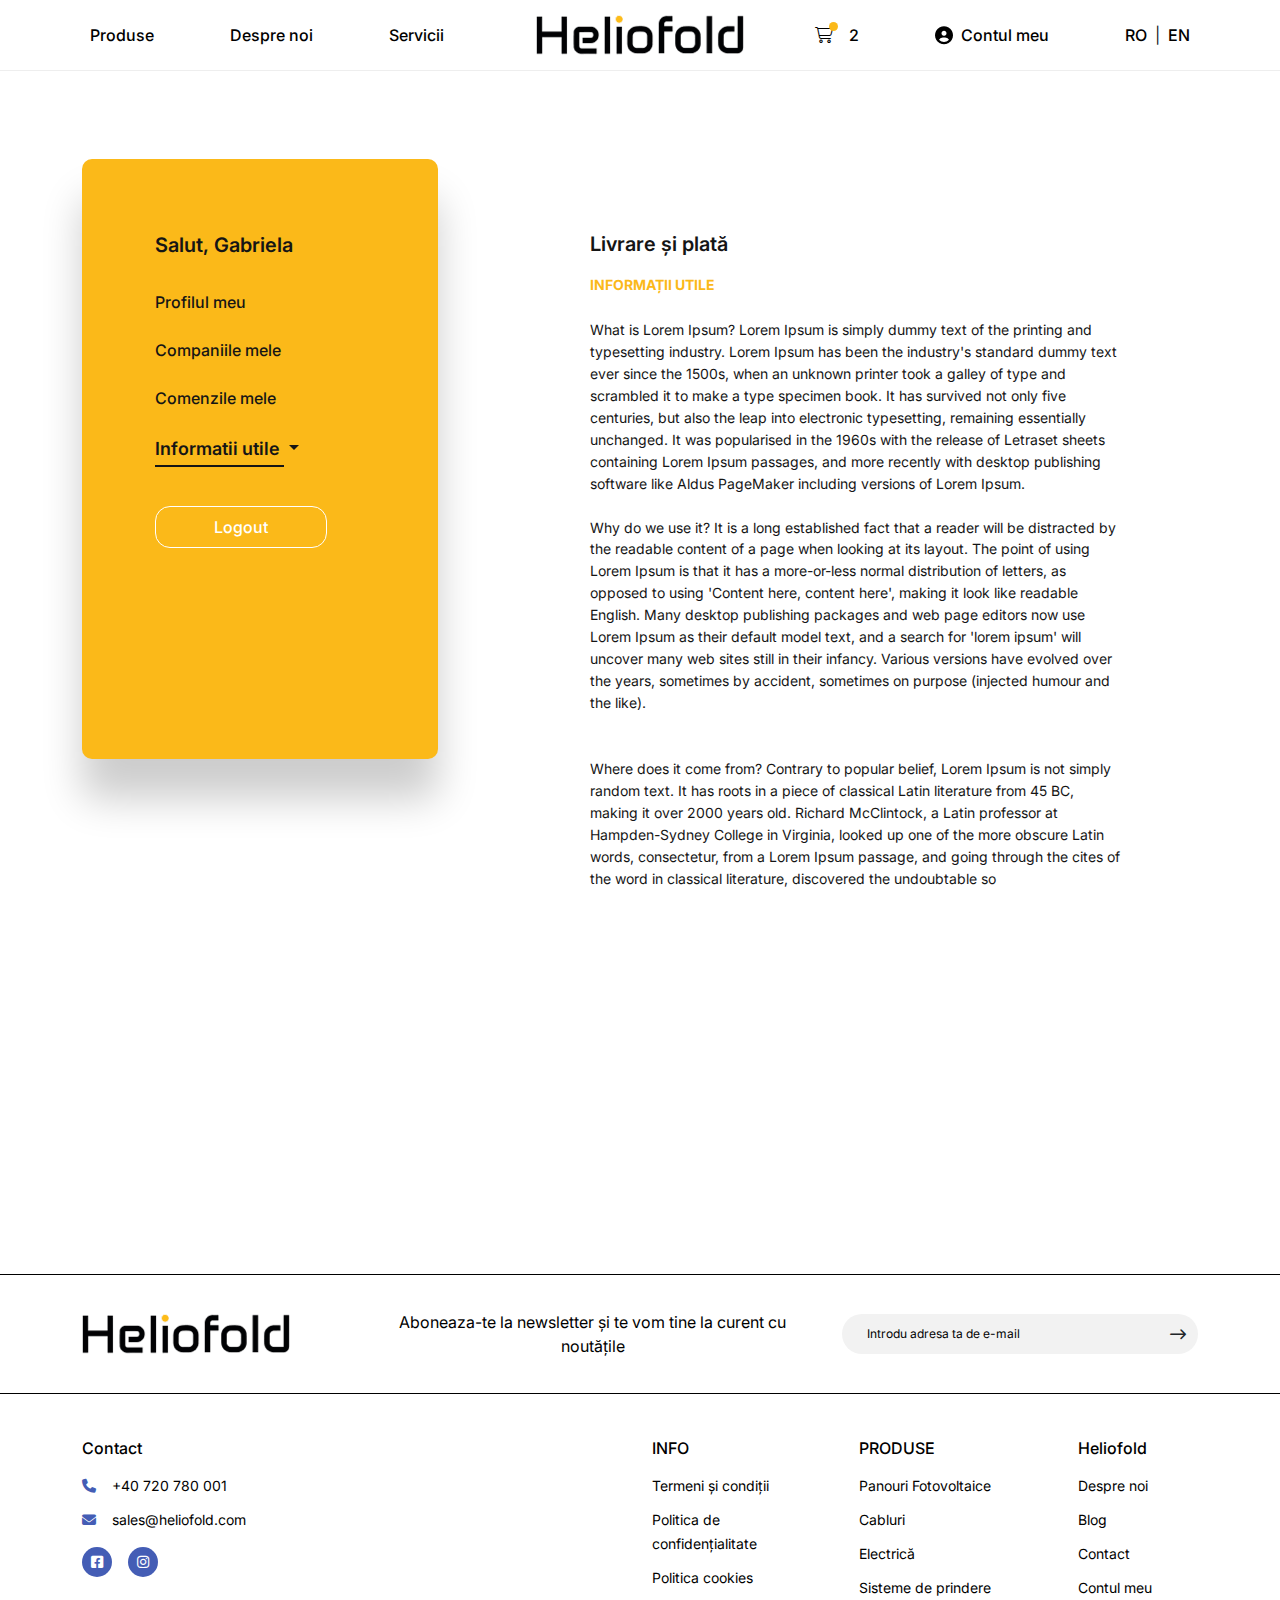
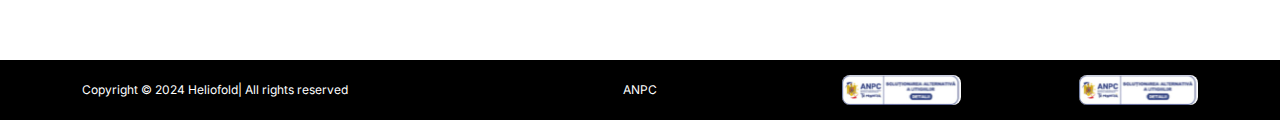
<file: info-utile.html>
<!Doctype html>
<html class="no-js" lang="zxx">


<head>
  <meta charset="utf-8">
  <meta http-equiv="x-ua-compatible" content="ie=edge">
  <title>Info Utile - Heliofold</title>
  <meta name="description" content="">
  <meta name="viewport" content="width=device-width, initial-scale=1">

  <link rel="shortcut icon" type="image/x-icon" href="assets/img/favicon.png">
  <!-- Place favicon.ico in the root directory -->

  <!-- CSS here -->
  <link rel="stylesheet" href="assets/css/bootstrap.min.css">
  <link rel="stylesheet" href="assets/css/fontawesome.min.css">
  <link rel="stylesheet" href="assets/css/all.min.css">
  <link rel="stylesheet" href="assets/css/owl.carousel.min.css">
  <link rel="stylesheet" href="assets/css/owl.theme.default.min.css">
  <link rel="stylesheet" href="assets/css/style.css">
  <link rel="stylesheet" href="assets/css/responsive.css">
</head>

<body>

  <div class="body-wrapper">
    <header>
      <nav class="navbar navbar-expand-lg bg-body-tertiary" id="main-nav">
        <div class="container-fluid">
          <a class="navbar-brand" href="#">
            <img src="assets/images/invalid-name.png" alt="">
          </a>
          <div class="mega-menu">
            <div class="row">
              <div class="col-lg-6 col-md-6 col-12">
                <div class="">
                  <ul>
                    <li>
                      <a id="show-submenu" class="d-flex align-items-center justify-content-between" href="">
                        Panouri Fotovoltaice <i class="fa-solid fa-angle-right"></i>
                      </a>
                    </li>
                    <li>
                      <a href="">
                        Cabluri
                      </a>
                    </li>
                    <li>
                      <a href="">
                        Electrică
                      </a>
                    </li>
                    <li>
                      <a href="">
                        Sisteme de prindere
                      </a>
                    </li>
                  </ul>
                </div>
              </div>
              <div class="col-lg-6 col-md-6 col-12">
                <div class="sub-menu">
                  <ul>
                    <li>
                      <a href="">
                        Subcategorie 1
                      </a>
                    </li>
                    <li>
                      <a href="">
                        Subcategorie 2
                      </a>
                    </li>
                    <li>
                      <a href="">
                        Subcategorie 3
                      </a>
                    </li>
                    <li>
                      <a href="">
                        Subcategorie 4
                      </a>
                    </li>
                  </ul>
                </div>
              </div>
            </div>
          </div>
          <button class="navbar-toggler" type="button" data-bs-toggle="collapse"
            data-bs-target="#navbarSupportedContent" aria-controls="navbarSupportedContent" aria-expanded="false"
            aria-label="Toggle navigation">
            <span class="navbar-toggler-icon"></span>
          </button>
          <div class="collapse navbar-collapse" id="navbarSupportedContent">
            <ul class="navbar-nav navbar-left mb-2 mb-lg-0">
              <li class="nav-item">
                <a class="nav-link active" id="show-mega-menu" href="#">Produse</a>
              </li>
              <li class="nav-item">
                <a class="nav-link" href="#">Despre noi</a>
              </li>
              <li class="nav-item">
                <a class="nav-link" href="#">Servicii</a>
              </li>
            </ul>
            <ul class="navbar-nav navbar-right mb-2 mb-lg-0">
              <li class="nav-item position-relative">
                <a class="nav-link" href="#"><i class="fa-light fa-cart-shopping me-3"></i><span
                    class="cart-dot"></span>2</a>
              </li>
              <li class="nav-item">
                <a class="nav-link d-flex align-items-center" href="#"><img src="assets/images/user-circle.png"
                    class="me-2" alt=""><span>Contul meu</span></a>
              </li>
              <li class="nav-item me-0 d-flex align-items-center ">
                <a class="nav-link">RO</a>
                <span>|</span>
                <a class="nav-link">EN</a>
              </li>
            </ul>
          </div>
        </div>
      </nav>
    </header>
    <main>
      <section class="contul-menu-sec">
        <div class="container">
          <div class="row">
            <div class="col-lg-4 col-md-5 col-12">
              <div class="side-menu">
                <h1 class="name">
                  Salut, Gabriela
                </h1>
                <div class="">
                  <ul>
                    <li>
                      <a href="profilul-meu.html">
                        Profilul meu
                      </a>
                    </li>
                    <li>
                      <a href="companii.html">
                        Companiile mele
                      </a>
                    </li>
                    <li>
                      <a href="comenzile.html">
                        Comenzile mele
                      </a>
                    </li>
                    <li>
                      <div class="dropdown">
                        <a class="dropdown-toggle active" type="button" data-bs-toggle="dropdown" aria-expanded="false">
                          Informatii utile
                        </a>
                        <ul class="dropdown-menu ">
                          <li><a class="dropdown-item" href="info-utile.html">Livrare si plata</a></li>
                          <li><a class="dropdown-item" href="#">Politica de returnare</a></li>
                          <li><a class="dropdown-item" href="#">Intrebari frecvente</a></li>
                        </ul>
                      </div>
                    </li>
                    <li>
                      <a class="btn white-btn-outline-rounded" href="index.html">
                        Logout
                      </a>
                    </li>
                  </ul>
                </div>
              </div>
            </div>
            <div class="col-lg-8 col-md-7 col-12">
              <div class="info-utile-page page-spacing">
                <h2 class="section-heading">
                  Livrare și plată
                </h2>
                <h4 class="yellow-subheading">
                  Informații utile
                </h4>
                <p class="text">
                  What is Lorem Ipsum?
                  Lorem Ipsum is simply dummy text of the printing and typesetting industry. Lorem Ipsum has been the industry's standard
                  dummy text ever since the 1500s, when an unknown printer took a galley of type and scrambled it to make a type specimen
                  book. It has survived not only five centuries, but also the leap into electronic typesetting, remaining essentially
                  unchanged. It was popularised in the 1960s with the release of Letraset sheets containing Lorem Ipsum passages, and more
                  recently with desktop publishing software like Aldus PageMaker including versions of Lorem Ipsum.
                  <br/><br />
                  Why do we use it?
                  It is a long established fact that a reader will be distracted by the readable content of a page when looking at its
                  layout. The point of using Lorem Ipsum is that it has a more-or-less normal distribution of letters, as opposed to using
                  'Content here, content here', making it look like readable English. Many desktop publishing packages and web page
                  editors now use Lorem Ipsum as their default model text, and a search for 'lorem ipsum' will uncover many web sites
                  still in their infancy. Various versions have evolved over the years, sometimes by accident, sometimes on purpose
                  (injected humour and the like).
                  <br /><br /><br />
                  Where does it come from?
                  Contrary to popular belief, Lorem Ipsum is not simply random text. It has roots in a piece of classical Latin literature
                  from 45 BC, making it over 2000 years old. Richard McClintock, a Latin professor at Hampden-Sydney College in Virginia,
                  looked up one of the more obscure Latin words, consectetur, from a Lorem Ipsum passage, and going through the cites of
                  the word in classical literature, discovered the undoubtable so
                </p>
              </div>
            </div>
          </div>
        </div>
      </section>
    </main>
    <footer>
      <div class="footer-top">
        <div class="container">
          <div class="row align-items-center">
            <div class="col-lg-3 col-md-6 col-12 order-lg-1 order-md-1 order-1">
              <div class="text-center text-lg-start text-md-start">
                <a class="f-logo" href="">
                  <img src="assets/images/invalid-name.png" alt="Logo">
                </a>
              </div>
            </div>
            <div class="col-lg-5 col-md-6 col-12 order-lg-2 order-md-3 order-2">
              <div class="">
                <p class="center-text">
                  Aboneaza-te la newsletter și te vom tine la curent cu noutățile
                </p>
              </div>
            </div>
            <div class="col-lg-4 col-md-6 col-12 order-lg-3 order-md-2 order-3">
              <div class="">
                <div class="input-group">
                  <input type="text" class="form-control" placeholder="Introdu adresa ta de e-mail"
                    aria-describedby="footer-search">
                  <span class="input-group-text" id="footer-search"><i
                      class="fa-regular fa-arrow-right-long"></i></span>
                </div>
              </div>
            </div>
          </div>
        </div>
      </div>
      <div class="footer-main">
        <div class="container">
          <div class="row">
            <div class="col-lg-6 col-md-6 col-6">
              <div class="">
                <h3 class="footer-menu-heading">
                  Contact
                </h3>
                <ul>
                  <li>
                    <a href="">
                      <i class="fa-solid fa-phone color-purple me-3"></i>+40 720 780 001
                    </a>
                  </li>
                  <li>
                    <a href="">
                      <i class="fa-solid fa-envelope color-purple me-3"></i>sales@heliofold.com
                    </a>
                  </li>
                  <li class="d-flex align-items-center mt-3">
                    <a class="social-link-footer me-3" href="">
                      <i class="fa-brands fa-square-facebook"></i>
                    </a>
                    <a class="social-link-footer" href="">
                      <i class="fa-brands fa-instagram"></i>
                    </a>
                  </li>
                </ul>
              </div>
            </div>
            <div class="col-lg-2 col-md-6 col-6">
              <div class="w-fit-content me-lg-auto">
                <h3 class="footer-menu-heading">
                  INFO
                </h3>
                <ul>
                  <li>
                    <a href="">
                      Termeni și condiții
                    </a>
                  </li>
                  <li>
                    <a href="">
                      Politica de confidențialitate
                    </a>
                  </li>
                  <li>
                    <a href="">
                      Politica cookies
                    </a>
                  </li>
                </ul>
              </div>
            </div>
            <div class="col-lg-2 col-md-6 col-6">
              <div class="w-fit-content mx-lg-auto  mt-3 mt-lg-0">
                <h3 class="footer-menu-heading">
                  PRODUSE
                </h3>
                <ul>
                  <li>
                    <a href="">
                      Panouri Fotovoltaice
                    </a>
                  </li>
                  <li>
                    <a href="">
                      Cabluri
                    </a>
                  </li>
                  <li>
                    <a href="">
                      Electrică
                    </a>
                  </li>
                  <li>
                    <a href="">
                      Sisteme de prindere
                    </a>
                  </li>
                </ul>
              </div>
            </div>
            <div class="col-lg-2 col-md-6 col-6">
              <div class="w-fit-content mx-lg-auto mt-3 mt-lg-0">
                <h3 class="footer-menu-heading">
                  Heliofold
                </h3>
                <ul>
                  <li>
                    <a href="">
                      Despre noi
                    </a>
                  </li>
                  <li>
                    <a href="">
                      Blog
                    </a>
                  </li>
                  <li>
                    <a href="">
                      Contact
                    </a>
                  </li>
                  <li>
                    <a href="">
                      Contul meu
                    </a>
                  </li>
                </ul>
              </div>
            </div>
          </div>
        </div>
      </div>
      <div class="footer-bottom">
        <div class="container">
          <div class="row align-items-center">
            <div class="col-lg-4 col-md-6 col-12">
              <div class="">
                <p class="copy-right-text">
                  Copyright © 2024 Heliofold| All rights reserved
                </p>
              </div>
            </div>
            <div class="col-lg-4 col-md-6 col-12">
              <div class="">
                <p class="center-text">
                  ANPC
                </p>
              </div>
            </div>
            <div class="col-lg-4 col-md-12 col-12">
              <div
                class="d-flex align-items-center justify-content-lg-between justify-content-md-center justify-content-center">
                <img class="me-2" src="assets/images/ce-este-sal.jpg" alt="">
                <img class="ms-2" src="assets/images/ce-este-sal.jpg" alt="">
              </div>
            </div>
          </div>
        </div>
      </div>
    </footer>
  </div>

  <!-- JS here -->
  <script src="assets/js/jquery.min.js"></script>
  <script src="assets/js/bootstrap.bundle.min.js"></script>
  <script src="assets/js/owl.carousel.min.js"></script>
  <script>

    $(document).ready(function () {
      $('#show-submenu').click(function (event) {
        event.preventDefault(); // Prevent the default anchor behavior

        // Toggle the 'active' class on the clicked link
        $(this).toggleClass('active');

        // Toggle the 'show' class on the submenu
        $('.sub-menu').toggleClass('show');
      });
    });

    $(document).ready(function () {
      $('#show-mega-menu').mouseenter(function () {
        $('.mega-menu').addClass('show');
      });

      $('#show-mega-menu').mouseleave(function () {
        setTimeout(function () {
          if (!$('.mega-menu:hover').length) {
            $('.mega-menu').removeClass('show');
          }
        }, 100);
      });

      $('.mega-menu').mouseleave(function () {
        $('.mega-menu').removeClass('show');
      });

      $('.mega-menu').mouseenter(function () {
        $('.mega-menu').addClass('show');
      });
    });

  </script>
</body>


</html>
</file>
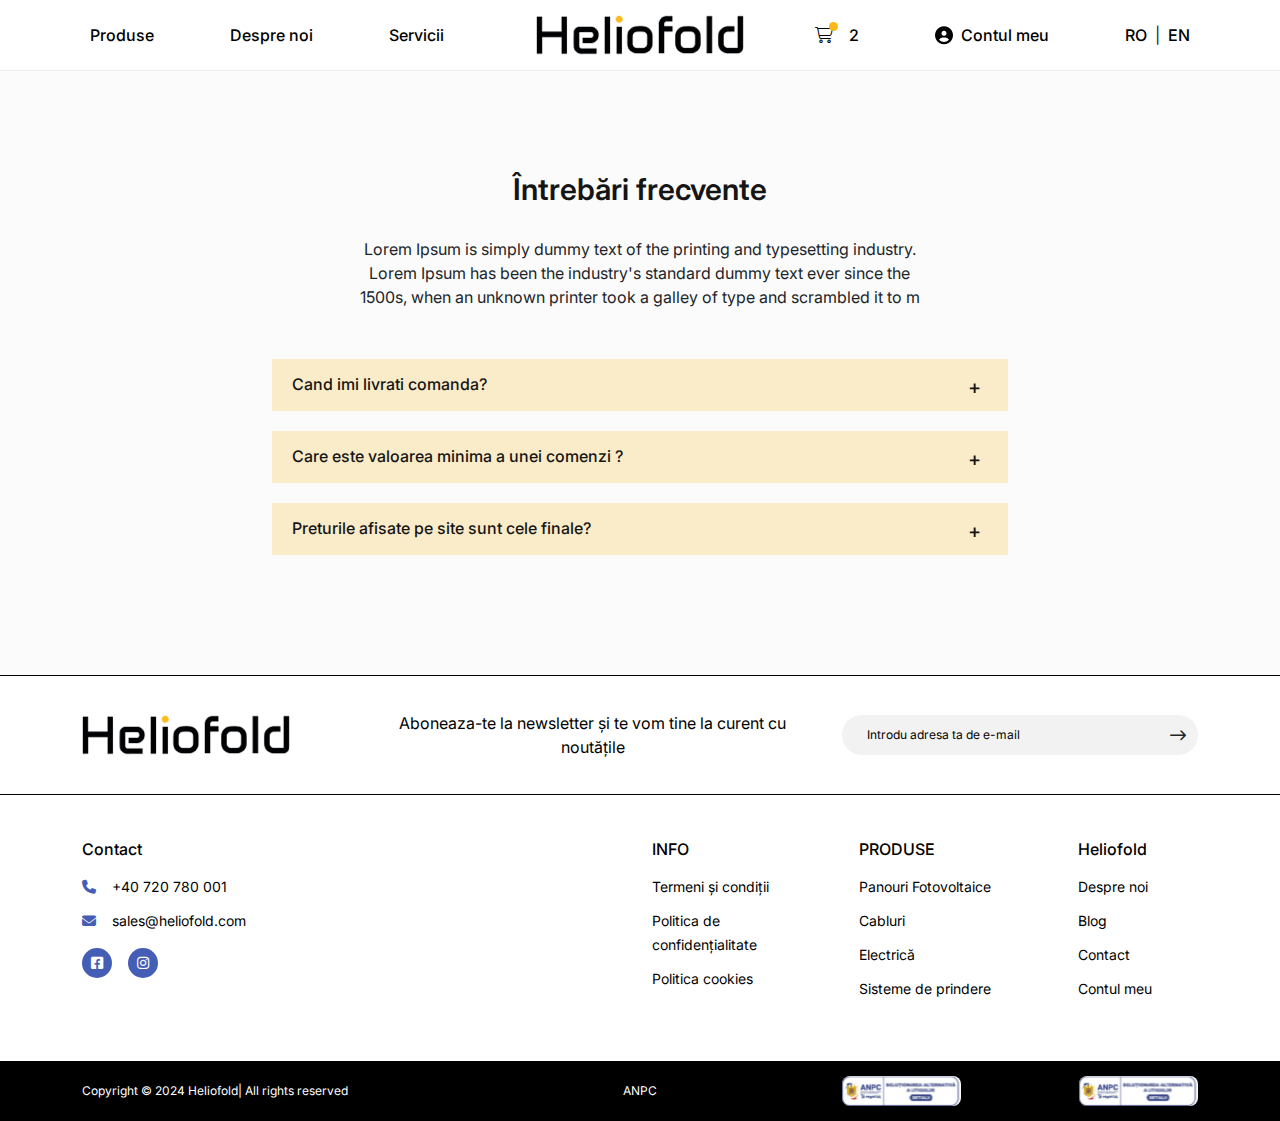
<file: intrebari.html>
<!Doctype html>
<html class="no-js" lang="zxx">


<head>
  <meta charset="utf-8">
  <meta http-equiv="x-ua-compatible" content="ie=edge">
  <title>Întrebări frecvente - Heliofold</title>
  <meta name="description" content="">
  <meta name="viewport" content="width=device-width, initial-scale=1">

  <link rel="shortcut icon" type="image/x-icon" href="assets/img/favicon.png">
  <!-- Place favicon.ico in the root directory -->

  <!-- CSS here -->
  <link rel="stylesheet" href="assets/css/bootstrap.min.css">
  <link rel="stylesheet" href="assets/css/fontawesome.min.css">
  <link rel="stylesheet" href="assets/css/all.min.css">
  <link rel="stylesheet" href="assets/css/owl.carousel.min.css">
  <link rel="stylesheet" href="assets/css/owl.theme.default.min.css">
  <link rel="stylesheet" href="assets/css/style.css">
  <link rel="stylesheet" href="assets/css/responsive.css">
</head>

<body>

  <div class="body-wrapper">
    <header>
      <nav class="navbar navbar-expand-lg bg-body-tertiary" id="main-nav">
        <div class="container-fluid">
          <a class="navbar-brand" href="#">
            <img src="assets/images/invalid-name.png" alt="">
          </a>
          <div class="mega-menu">
            <div class="row">
              <div class="col-lg-6 col-md-6 col-12">
                <div class="">
                  <ul>
                    <li>
                      <a id="show-submenu" class="d-flex align-items-center justify-content-between" href="">
                        Panouri Fotovoltaice <i class="fa-solid fa-angle-right"></i>
                      </a>
                    </li>
                    <li>
                      <a href="">
                        Cabluri
                      </a>
                    </li>
                    <li>
                      <a href="">
                        Electrică
                      </a>
                    </li>
                    <li>
                      <a href="">
                        Sisteme de prindere
                      </a>
                    </li>
                  </ul>
                </div>
              </div>
              <div class="col-lg-6 col-md-6 col-12">
                <div class="sub-menu">
                  <ul>
                    <li>
                      <a href="">
                        Subcategorie 1
                      </a>
                    </li>
                    <li>
                      <a href="">
                        Subcategorie 2
                      </a>
                    </li>
                    <li>
                      <a href="">
                        Subcategorie 3
                      </a>
                    </li>
                    <li>
                      <a href="">
                        Subcategorie 4
                      </a>
                    </li>
                  </ul>
                </div>
              </div>
            </div>
          </div>
          <button class="navbar-toggler" type="button" data-bs-toggle="collapse"
            data-bs-target="#navbarSupportedContent" aria-controls="navbarSupportedContent" aria-expanded="false"
            aria-label="Toggle navigation">
            <span class="navbar-toggler-icon"></span>
          </button>
          <div class="collapse navbar-collapse" id="navbarSupportedContent">
            <ul class="navbar-nav navbar-left mb-2 mb-lg-0">
              <li class="nav-item">
                <a class="nav-link active" id="show-mega-menu" href="#">Produse</a>
              </li>
              <li class="nav-item">
                <a class="nav-link" href="#">Despre noi</a>
              </li>
              <li class="nav-item">
                <a class="nav-link" href="#">Servicii</a>
              </li>
            </ul>
            <ul class="navbar-nav navbar-right mb-2 mb-lg-0">
              <li class="nav-item position-relative">
                <a class="nav-link" href="#"><i class="fa-light fa-cart-shopping me-3"></i><span
                    class="cart-dot"></span>2</a>
              </li>
              <li class="nav-item">
                <a class="nav-link d-flex align-items-center" href="#"><img src="assets/images/user-circle.png"
                    class="me-2" alt=""><span>Contul meu</span></a>
              </li>
              <li class="nav-item me-0 d-flex align-items-center ">
                <a class="nav-link">RO</a>
                <span>|</span>
                <a class="nav-link">EN</a>
              </li>
            </ul>
          </div>
        </div>
      </nav>
    </header>
    <main>
      <!-- FAQ section -->
      <div class="faq-sec set-bg-light">
        <div class="container">
          <div class="row">
            <div class="col-lg-8 offset-lg-2 col-md-10 offset-md-1 col-12">
              <div class="faq-box">
                <div class="text-center">
                  <h2 class="section-heading mb-30px">
                    Întrebări frecvente
                  </h2>
                  <p class="heading-desc">
                    Lorem Ipsum is simply dummy text of the printing and typesetting industry. Lorem Ipsum has been the
                    industry's standard
                    dummy text ever since the 1500s, when an unknown printer took a galley of type and scrambled it to m
                  </p>
                </div>
                <div class="accordion accordion-flush" id="accordionFlushExample">
                  <div class="accordion-item">
                    <h2 class="accordion-header">
                      <button class="accordion-button collapsed" type="button" data-bs-toggle="collapse"
                        data-bs-target="#flush-collapseOne" aria-expanded="false" aria-controls="flush-collapseOne">
                        Cand imi livrati comanda?
                      </button>
                    </h2>
                    <div id="flush-collapseOne" class="accordion-collapse collapse"
                      data-bs-parent="#accordionFlushExample">
                      <div class="accordion-body">
                        Lorem ipsum dolor sit amet consectetur adipisicing elit. Esse et ipsam pariatur nobis commodi
                        quam expedita aut consectetur odio architecto repellat ducimus inventore, iusto debitis soluta
                        dignissimos tempore ratione omnis.
                      </div>
                    </div>
                  </div>
                  <div class="accordion-item">
                    <h2 class="accordion-header">
                      <button class="accordion-button collapsed" type="button" data-bs-toggle="collapse"
                        data-bs-target="#flush-collapseTwo" aria-expanded="false" aria-controls="flush-collapseTwo">
                        Care este valoarea minima a unei comenzi ?
                      </button>
                    </h2>
                    <div id="flush-collapseTwo" class="accordion-collapse collapse"
                      data-bs-parent="#accordionFlushExample">
                      <div class="accordion-body">
                        Lorem ipsum dolor sit amet consectetur adipisicing elit. Quod cum libero rem corrupti. Expedita
                        necessitatibus possimus eaque tempora. Vitae dolorum aliquam, deleniti et soluta corporis
                        officia eius quaerat? Ea, itaque.
                      </div>
                    </div>
                  </div>
                  <div class="accordion-item">
                    <h2 class="accordion-header">
                      <button class="accordion-button collapsed" type="button" data-bs-toggle="collapse"
                        data-bs-target="#flush-collapseThree" aria-expanded="false" aria-controls="flush-collapseThree">
                        Preturile afisate pe site sunt cele finale?
                      </button>
                    </h2>
                    <div id="flush-collapseThree" class="accordion-collapse collapse"
                      data-bs-parent="#accordionFlushExample">
                      <div class="accordion-body">
                        Lorem ipsum dolor sit amet consectetur adipisicing elit. Dolorem explicabo blanditiis illo ex
                        ratione ea facere asperiores iusto ullam nemo. Ex quis blanditiis harum sint rem perferendis,
                        ipsam officia animi!
                      </div>
                    </div>
                  </div>
                </div>
              </div>
            </div>
          </div>
        </div>
      </div>
    </main>
    <footer>
      <div class="footer-top">
        <div class="container">
          <div class="row align-items-center">
            <div class="col-lg-3 col-md-6 col-12 order-lg-1 order-md-1 order-1">
              <div class="text-center text-lg-start text-md-start">
                <a class="f-logo" href="">
                  <img src="assets/images/invalid-name.png" alt="Logo">
                </a>
              </div>
            </div>
            <div class="col-lg-5 col-md-6 col-12 order-lg-2 order-md-3 order-2">
              <div class="">
                <p class="center-text">
                  Aboneaza-te la newsletter și te vom tine la curent cu noutățile
                </p>
              </div>
            </div>
            <div class="col-lg-4 col-md-6 col-12 order-lg-3 order-md-2 order-3">
              <div class="">
                <div class="input-group">
                  <input type="text" class="form-control" placeholder="Introdu adresa ta de e-mail"
                    aria-describedby="footer-search">
                  <span class="input-group-text" id="footer-search"><i
                      class="fa-regular fa-arrow-right-long"></i></span>
                </div>
              </div>
            </div>
          </div>
        </div>
      </div>
      <div class="footer-main">
        <div class="container">
          <div class="row">
            <div class="col-lg-6 col-md-6 col-6">
              <div class="">
                <h3 class="footer-menu-heading">
                  Contact
                </h3>
                <ul>
                  <li>
                    <a href="">
                      <i class="fa-solid fa-phone color-purple me-3"></i>+40 720 780 001
                    </a>
                  </li>
                  <li>
                    <a href="">
                      <i class="fa-solid fa-envelope color-purple me-3"></i>sales@heliofold.com
                    </a>
                  </li>
                  <li class="d-flex align-items-center mt-3">
                    <a class="social-link-footer me-3" href="">
                      <i class="fa-brands fa-square-facebook"></i>
                    </a>
                    <a class="social-link-footer" href="">
                      <i class="fa-brands fa-instagram"></i>
                    </a>
                  </li>
                </ul>
              </div>
            </div>
            <div class="col-lg-2 col-md-6 col-6">
              <div class="w-fit-content me-lg-auto">
                <h3 class="footer-menu-heading">
                  INFO
                </h3>
                <ul>
                  <li>
                    <a href="">
                      Termeni și condiții
                    </a>
                  </li>
                  <li>
                    <a href="">
                      Politica de confidențialitate
                    </a>
                  </li>
                  <li>
                    <a href="">
                      Politica cookies
                    </a>
                  </li>
                </ul>
              </div>
            </div>
            <div class="col-lg-2 col-md-6 col-6">
              <div class="w-fit-content mx-lg-auto  mt-3 mt-lg-0">
                <h3 class="footer-menu-heading">
                  PRODUSE
                </h3>
                <ul>
                  <li>
                    <a href="">
                      Panouri Fotovoltaice
                    </a>
                  </li>
                  <li>
                    <a href="">
                      Cabluri
                    </a>
                  </li>
                  <li>
                    <a href="">
                      Electrică
                    </a>
                  </li>
                  <li>
                    <a href="">
                      Sisteme de prindere
                    </a>
                  </li>
                </ul>
              </div>
            </div>
            <div class="col-lg-2 col-md-6 col-6">
              <div class="w-fit-content mx-lg-auto mt-3 mt-lg-0">
                <h3 class="footer-menu-heading">
                  Heliofold
                </h3>
                <ul>
                  <li>
                    <a href="">
                      Despre noi
                    </a>
                  </li>
                  <li>
                    <a href="">
                      Blog
                    </a>
                  </li>
                  <li>
                    <a href="">
                      Contact
                    </a>
                  </li>
                  <li>
                    <a href="">
                      Contul meu
                    </a>
                  </li>
                </ul>
              </div>
            </div>
          </div>
        </div>
      </div>
      <div class="footer-bottom">
        <div class="container">
          <div class="row align-items-center">
            <div class="col-lg-4 col-md-6 col-12">
              <div class="">
                <p class="copy-right-text">
                  Copyright © 2024 Heliofold| All rights reserved
                </p>
              </div>
            </div>
            <div class="col-lg-4 col-md-6 col-12">
              <div class="">
                <p class="center-text">
                  ANPC
                </p>
              </div>
            </div>
            <div class="col-lg-4 col-md-12 col-12">
              <div
                class="d-flex align-items-center justify-content-lg-between justify-content-md-center justify-content-center">
                <img class="me-2" src="assets/images/ce-este-sal.jpg" alt="">
                <img class="ms-2" src="assets/images/ce-este-sal.jpg" alt="">
              </div>
            </div>
          </div>
        </div>
      </div>
    </footer>
  </div>

  <!-- JS here -->
  <script src="assets/js/jquery.min.js"></script>
  <script src="assets/js/bootstrap.bundle.min.js"></script>
  <script src="assets/js/owl.carousel.min.js"></script>
  <script>

    $(document).ready(function () {
      $('#show-submenu').click(function (event) {
        event.preventDefault(); // Prevent the default anchor behavior

        // Toggle the 'active' class on the clicked link
        $(this).toggleClass('active');

        // Toggle the 'show' class on the submenu
        $('.sub-menu').toggleClass('show');
      });
    });

    $(document).ready(function () {
      $('#show-mega-menu').mouseenter(function () {
        $('.mega-menu').addClass('show');
      });

      $('#show-mega-menu').mouseleave(function () {
        setTimeout(function () {
          if (!$('.mega-menu:hover').length) {
            $('.mega-menu').removeClass('show');
          }
        }, 100);
      });

      $('.mega-menu').mouseleave(function () {
        $('.mega-menu').removeClass('show');
      });

      $('.mega-menu').mouseenter(function () {
        $('.mega-menu').addClass('show');
      });
    });


    $('#blog-slider').owlCarousel({
      loop: true,
      margin: 0,
      center: true,
      nav: false,
      dots: true,
      responsive: {
        0: {
          items: 1
        },
        600: {
          items: 1
        },
        992: {
          items: 1
        }
      }
    });
  </script>
</body>


</html>
</file>
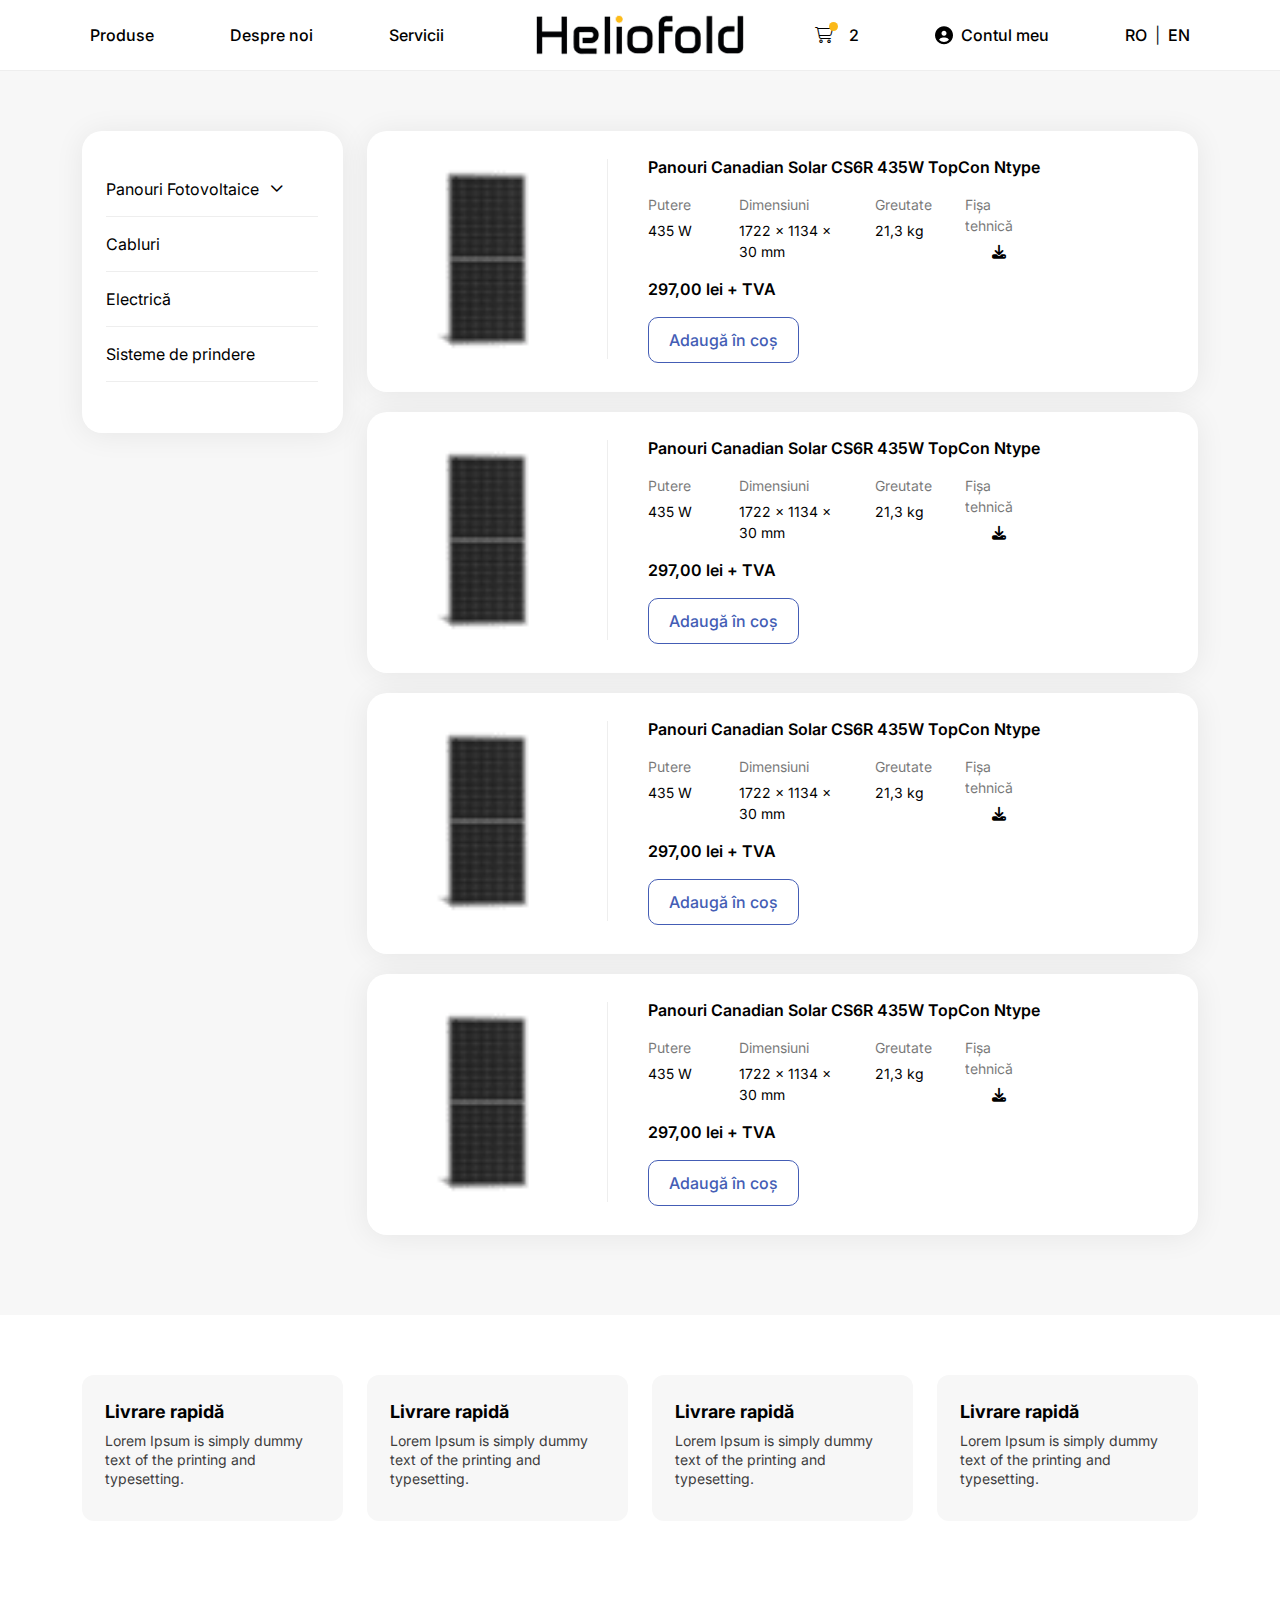
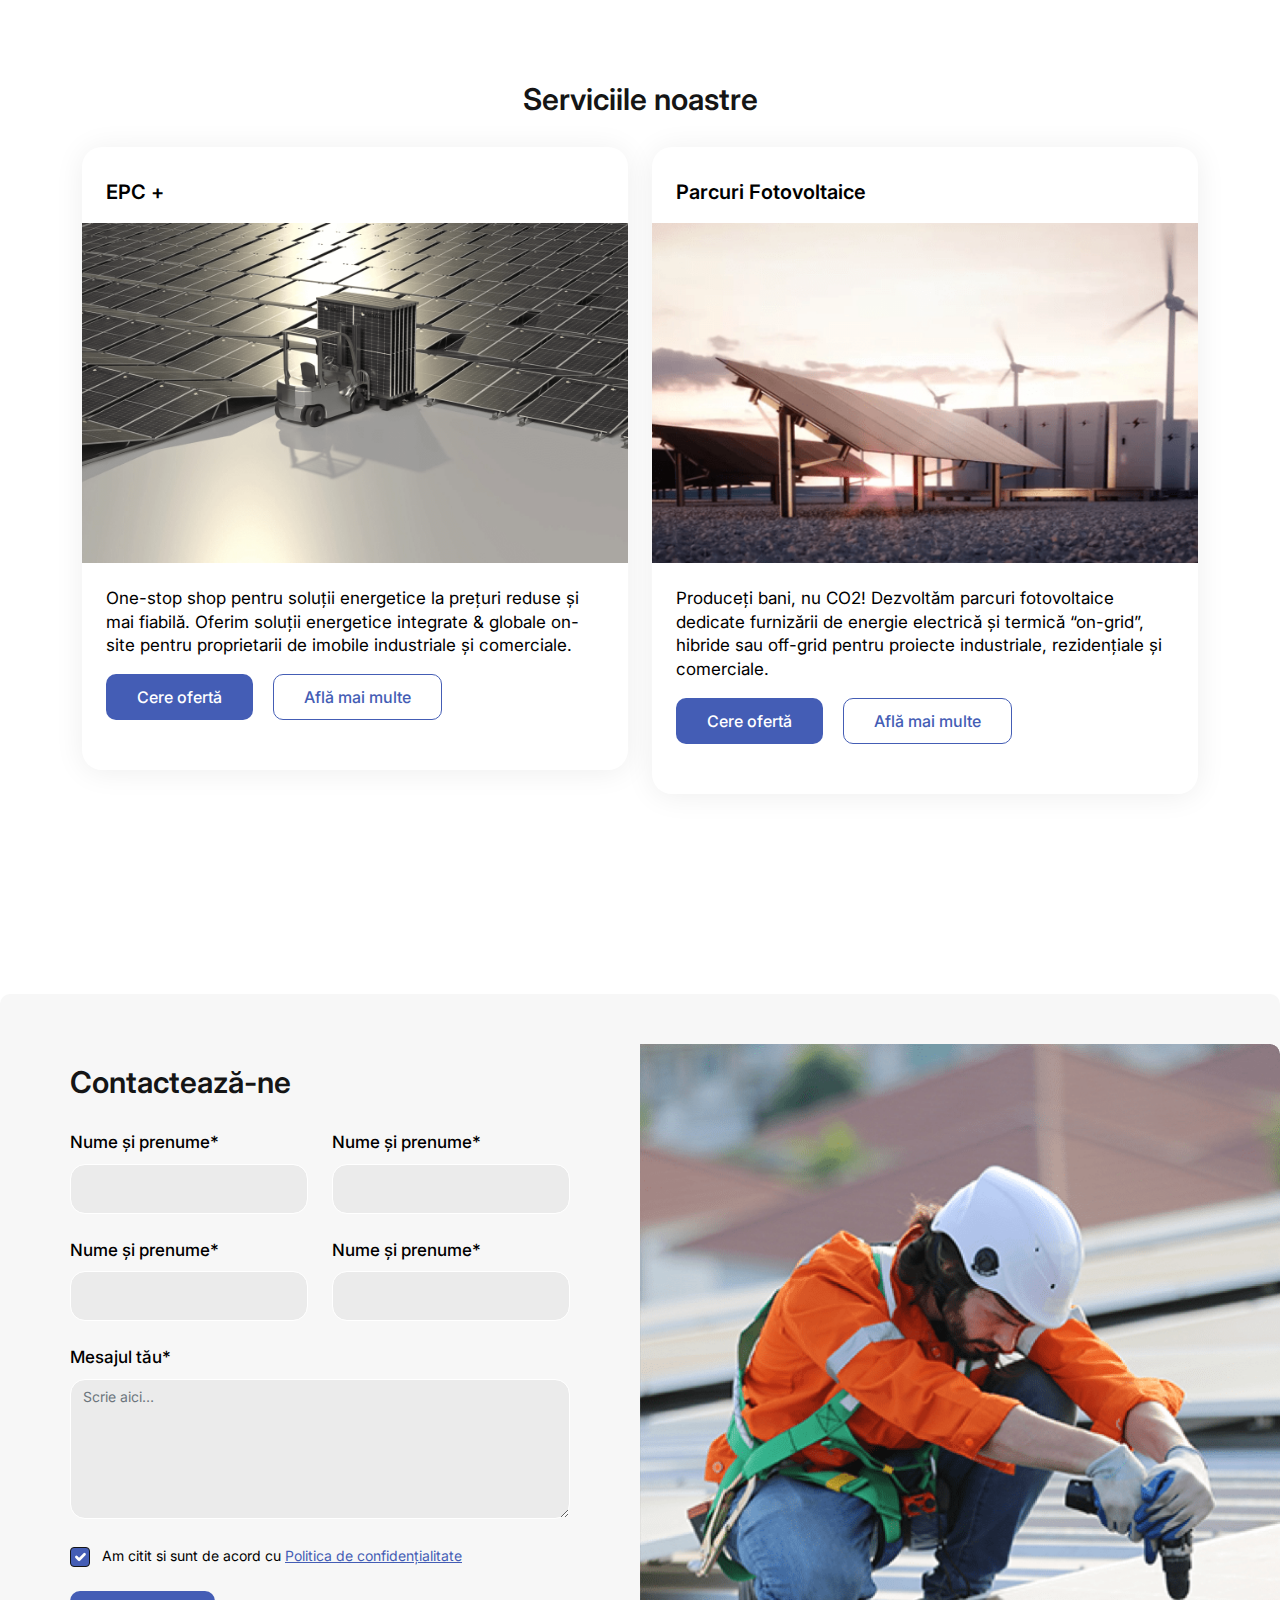
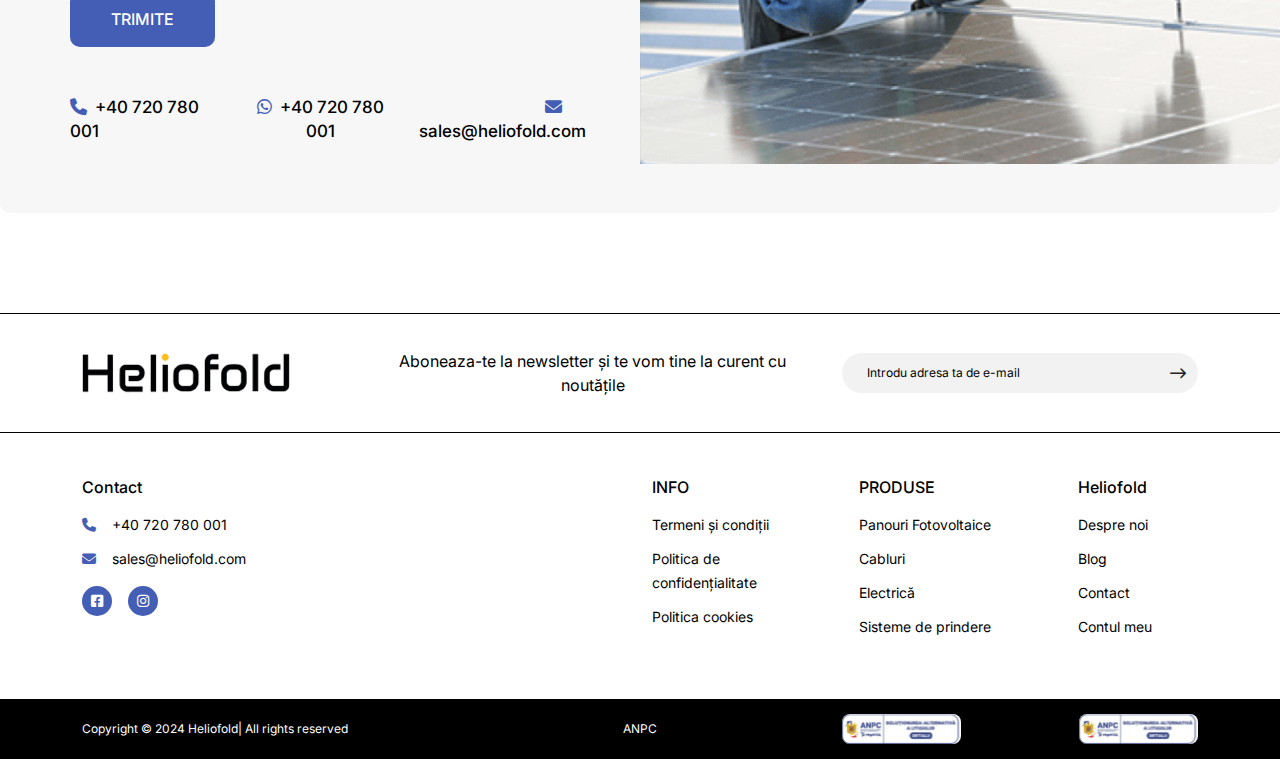
<file: listing-produse.html>
<!Doctype html>
<html class="no-js" lang="zxx">


<head>
  <meta charset="utf-8">
  <meta http-equiv="x-ua-compatible" content="ie=edge">
  <title>Lisitng Produse - Heliofold</title>
  <meta name="description" content="">
  <meta name="viewport" content="width=device-width, initial-scale=1">

  <link rel="shortcut icon" type="image/x-icon" href="assets/img/favicon.png">
  <!-- Place favicon.ico in the root directory -->

  <!-- CSS here -->
  <link rel="stylesheet" href="assets/css/bootstrap.min.css">
  <link rel="stylesheet" href="assets/css/fontawesome.min.css">
  <link rel="stylesheet" href="assets/css/all.min.css">
  <link rel="stylesheet" href="assets/css/owl.carousel.min.css">
  <link rel="stylesheet" href="assets/css/owl.theme.default.min.css">
  <link rel="stylesheet" href="assets/css/style.css">
  <link rel="stylesheet" href="assets/css/responsive.css">
</head>

<body>

  <div class="body-wrapper">
    <header>
      <nav class="navbar navbar-expand-lg bg-body-tertiary" id="main-nav">
        <div class="container-fluid">
          <a class="navbar-brand" href="#">
            <img src="assets/images/invalid-name.png" alt="">
          </a>
          <div class="mega-menu">
            <div class="row">
              <div class="col-lg-6 col-md-6 col-12">
                <div class="">
                  <ul>
                    <li>
                      <a id="show-submenu" class="d-flex align-items-center justify-content-between" href="">
                        Panouri Fotovoltaice <i class="fa-solid fa-angle-right"></i>
                      </a>
                    </li>
                    <li>
                      <a href="">
                        Cabluri
                      </a>
                    </li>
                    <li>
                      <a href="">
                        Electrică
                      </a>
                    </li>
                    <li>
                      <a href="">
                        Sisteme de prindere
                      </a>
                    </li>
                  </ul>
                </div>
              </div>
              <div class="col-lg-6 col-md-6 col-12">
                <div class="sub-menu">
                  <ul>
                    <li>
                      <a href="">
                        Subcategorie 1
                      </a>
                    </li>
                    <li>
                      <a href="">
                        Subcategorie 2
                      </a>
                    </li>
                    <li>
                      <a href="">
                        Subcategorie 3
                      </a>
                    </li>
                    <li>
                      <a href="">
                        Subcategorie 4
                      </a>
                    </li>
                  </ul>
                </div>
              </div>
            </div>
          </div>
          <button class="navbar-toggler" type="button" data-bs-toggle="collapse"
            data-bs-target="#navbarSupportedContent" aria-controls="navbarSupportedContent" aria-expanded="false"
            aria-label="Toggle navigation">
            <span class="navbar-toggler-icon"></span>
          </button>
          <div class="collapse navbar-collapse" id="navbarSupportedContent">
            <ul class="navbar-nav navbar-left mb-2 mb-lg-0">
              <li class="nav-item">
                <a class="nav-link active" id="show-mega-menu" href="#">Produse</a>
              </li>
              <li class="nav-item">
                <a class="nav-link" href="#">Despre noi</a>
              </li>
              <li class="nav-item">
                <a class="nav-link" href="#">Servicii</a>
              </li>
            </ul>
            <ul class="navbar-nav navbar-right mb-2 mb-lg-0">
              <li class="nav-item position-relative">
                <a class="nav-link" href="#"><i class="fa-light fa-cart-shopping me-3"></i><span
                    class="cart-dot"></span>2</a>
              </li>
              <li class="nav-item">
                <a class="nav-link d-flex align-items-center" href="#"><img src="assets/images/user-circle.png"
                    class="me-2" alt=""><span>Contul meu</span></a>
              </li>
              <li class="nav-item me-0 d-flex align-items-center ">
                <a class="nav-link">RO</a>
                <span>|</span>
                <a class="nav-link">EN</a>
              </li>
            </ul>
          </div>
        </div>
      </nav>
    </header>
    <main>
      <!-- Lisitng Section -->
      <section class="lisiting-sec">
        <div class="container">
          <div class="row">
            <div class="col-lg-3 col-md-4 col-12">
              <div class="filter-box">
                <ul>
                  <li>
                    <a class="" data-bs-toggle="collapse" href="#collapseExample" role="button" aria-expanded="false"
                      aria-controls="collapseExample">
                      Panouri Fotovoltaice <i class="ms-2 far fa-angle-down"></i>
                    </a>
                    <div class="collapse mt-2" id="collapseExample">
                      <div class="">
                        <div class="form-check mb-2">
                          <input class="form-check-input" type="checkbox" value="" id="flexCheckChecked">
                          <label class="form-check-label" for="flexCheckChecked">
                            Subcategorie 1
                          </label>
                        </div>
                        <div class="form-check mb-2">
                          <input class="form-check-input" type="checkbox" value="" id="flexCheckChecked1">
                          <label class="form-check-label" for="flexCheckChecked1">
                            Subcategorie 2
                          </label>
                        </div>
                        <div class="form-check">
                          <input class="form-check-input" type="checkbox" value="" id="flexCheckChecked2">
                          <label class="form-check-label" for="flexCheckChecked2">
                            Subcategorie 3
                          </label>
                        </div>
                      </div>
                    </div>
                  </li>
                  <li>
                    <a href="">
                      Cabluri
                    </a>
                  </li>
                  <li>
                    <a href="">
                      Electrică
                    </a>
                  </li>
                  <li>
                    <a href="">
                      Sisteme de prindere
                    </a>
                  </li>
                </ul>
              </div>
            </div>
            <div class="col-lg-9 col-md-8 col-12">
              <div class="">
                <div class="item">
                  <div class="img-box">
                    <img src="assets/images/produc-list.png" alt="">
                  </div>
                  <div class="content-box">
                    <p class="title">
                      Panouri Canadian Solar CS6R 435W TopCon Ntype
                    </p>
                    <div class="">
                      <div class="row">
                        <div class="col-lg-2 col-md-2 col-6">
                          <div class="item-inner">
                            <p class="title">
                              Putere
                            </p>
                            <p class="desc">
                              435 W
                            </p>
                          </div>
                        </div>
                        <div class="col-lg-3 col-md-4 col-6">
                          <div class="item-inner">
                            <p class="title">
                              Dimensiuni
                            </p>
                            <p class="desc">
                              1722 x 1134 x 30 mm
                            </p>
                          </div>
                        </div>
                        <div class="col-lg-2 col-md-3 col-6">
                          <div class="item-inner">
                            <p class="title">
                              Greutate
                            </p>
                            <p class="desc">
                              21,3 kg
                            </p>
                          </div>
                        </div>
                        <div class="col-lg-2 col-md-3 col-6">
                          <div class="item-inner">
                            <p class="title">
                              Fișa tehnică
                            </p>
                            <p class="desc text-center">
                              <i class="fa-solid fa-download"></i>
                            </p>
                          </div>
                        </div>
                      </div>
                    </div>
                    <div class="last-div">
                      <p class="price">
                        297,00 lei + TVA
                      </p>
                      <a class="btn purple-btn-outline" href="">Adaugă în coș</a>
                    </div>
                  </div>
                </div>
                <div class="item">
                  <div class="img-box">
                    <img src="assets/images/produc-list.png" alt="">
                  </div>
                  <div class="content-box">
                    <p class="title">
                      Panouri Canadian Solar CS6R 435W TopCon Ntype
                    </p>
                    <div class="">
                      <div class="row">
                        <div class="col-lg-2 col-md-2 col-6">
                          <div class="item-inner">
                            <p class="title">
                              Putere
                            </p>
                            <p class="desc">
                              435 W
                            </p>
                          </div>
                        </div>
                        <div class="col-lg-3 col-md-4 col-6">
                          <div class="item-inner">
                            <p class="title">
                              Dimensiuni
                            </p>
                            <p class="desc">
                              1722 x 1134 x 30 mm
                            </p>
                          </div>
                        </div>
                        <div class="col-lg-2 col-md-3 col-6">
                          <div class="item-inner">
                            <p class="title">
                              Greutate
                            </p>
                            <p class="desc">
                              21,3 kg
                            </p>
                          </div>
                        </div>
                        <div class="col-lg-2 col-md-3 col-6">
                          <div class="item-inner">
                            <p class="title">
                              Fișa tehnică
                            </p>
                            <p class="desc text-center">
                              <i class="fa-solid fa-download"></i>
                            </p>
                          </div>
                        </div>
                      </div>
                    </div>
                    <div class="last-div">
                      <p class="price">
                        297,00 lei + TVA
                      </p>
                      <a class="btn purple-btn-outline" href="">Adaugă în coș</a>
                    </div>
                  </div>
                </div>
                <div class="item">
                  <div class="img-box">
                    <img src="assets/images/produc-list.png" alt="">
                  </div>
                  <div class="content-box">
                    <p class="title">
                      Panouri Canadian Solar CS6R 435W TopCon Ntype
                    </p>
                    <div class="">
                      <div class="row">
                        <div class="col-lg-2 col-md-2 col-6">
                          <div class="item-inner">
                            <p class="title">
                              Putere
                            </p>
                            <p class="desc">
                              435 W
                            </p>
                          </div>
                        </div>
                        <div class="col-lg-3 col-md-4 col-6">
                          <div class="item-inner">
                            <p class="title">
                              Dimensiuni
                            </p>
                            <p class="desc">
                              1722 x 1134 x 30 mm
                            </p>
                          </div>
                        </div>
                        <div class="col-lg-2 col-md-3 col-6">
                          <div class="item-inner">
                            <p class="title">
                              Greutate
                            </p>
                            <p class="desc">
                              21,3 kg
                            </p>
                          </div>
                        </div>
                        <div class="col-lg-2 col-md-3 col-6">
                          <div class="item-inner">
                            <p class="title">
                              Fișa tehnică
                            </p>
                            <p class="desc text-center">
                              <i class="fa-solid fa-download"></i>
                            </p>
                          </div>
                        </div>
                      </div>
                    </div>
                    <div class="last-div">
                      <p class="price">
                        297,00 lei + TVA
                      </p>
                      <a class="btn purple-btn-outline" href="">Adaugă în coș</a>
                    </div>
                  </div>
                </div>
                <div class="item">
                  <div class="img-box">
                    <img src="assets/images/produc-list.png" alt="">
                  </div>
                  <div class="content-box">
                    <p class="title">
                      Panouri Canadian Solar CS6R 435W TopCon Ntype
                    </p>
                    <div class="">
                      <div class="row">
                        <div class="col-lg-2 col-md-2 col-6">
                          <div class="item-inner">
                            <p class="title">
                              Putere
                            </p>
                            <p class="desc">
                              435 W
                            </p>
                          </div>
                        </div>
                        <div class="col-lg-3 col-md-4 col-6">
                          <div class="item-inner">
                            <p class="title">
                              Dimensiuni
                            </p>
                            <p class="desc">
                              1722 x 1134 x 30 mm
                            </p>
                          </div>
                        </div>
                        <div class="col-lg-2 col-md-3 col-6">
                          <div class="item-inner">
                            <p class="title">
                              Greutate
                            </p>
                            <p class="desc">
                              21,3 kg
                            </p>
                          </div>
                        </div>
                        <div class="col-lg-2 col-md-3 col-6">
                          <div class="item-inner">
                            <p class="title">
                              Fișa tehnică
                            </p>
                            <p class="desc text-center">
                              <i class="fa-solid fa-download"></i>
                            </p>
                          </div>
                        </div>
                      </div>
                    </div>
                    <div class="last-div">
                      <p class="price">
                        297,00 lei + TVA
                      </p>
                      <a class="btn purple-btn-outline" href="">Adaugă în coș</a>
                    </div>
                  </div>
                </div>
              </div>
            </div>
          </div>
        </div>
      </section>
      <!-- After Banner section -->
      <section class="after-banner-sec">
        <div class="container">
          <div class="row">
            <div class="col-lg-3 col-md-6 col-12">
              <div class="after-banner-card">
                <h3 class="title">
                  Livrare rapidă
                </h3>
                <p class="desc">
                  Lorem Ipsum is simply dummy text of the printing and typesetting.
                </p>
              </div>
            </div>
            <div class="col-lg-3 col-md-6 col-12">
              <div class="after-banner-card">
                <h3 class="title">
                  Livrare rapidă
                </h3>
                <p class="desc">
                  Lorem Ipsum is simply dummy text of the printing and typesetting.
                </p>
              </div>
            </div>
            <div class="col-lg-3 col-md-6 col-12">
              <div class="after-banner-card">
                <h3 class="title">
                  Livrare rapidă
                </h3>
                <p class="desc">
                  Lorem Ipsum is simply dummy text of the printing and typesetting.
                </p>
              </div>
            </div>
            <div class="col-lg-3 col-md-6 col-12">
              <div class="after-banner-card">
                <h3 class="title">
                  Livrare rapidă
                </h3>
                <p class="desc">
                  Lorem Ipsum is simply dummy text of the printing and typesetting.
                </p>
              </div>
            </div>
          </div>
        </div>
      </section>
      <!-- Servicile Section -->
      <section class="servicile-sec">
        <div class="container">
          <div class="row">
            <div class="col-12">
              <div class="text-center">
                <h2 class="section-heading mb-30px">
                  Serviciile noastre
                </h2>
              </div>
            </div>
          </div>
          <div class="row">
            <div class="col-lg-6 col-md-6 col-12">
              <div class="servicile-card">
                <div class="">
                  <p class="title ps-4">
                    EPC +
                  </p>
                  <img src="assets/images/bitmap.png" alt="">
                  <div class="p-4 pb-0">
                    <p class="desc">
                      One-stop shop pentru soluții energetice la prețuri reduse și mai fiabilă. Oferim soluții
                      energetice integrate & globale
                      on-site pentru proprietarii de imobile industriale și comerciale.
                    </p>
                    <div class="">
                      <a href="" class="btn purple-btn me-3">
                        Cere ofertă
                      </a>
                      <a href="" class="btn purple-btn-outline">
                        Află mai multe
                      </a>
                    </div>
                  </div>
                </div>
              </div>
            </div>
            <div class="col-lg-6 col-md-6 col-12">
              <div class="servicile-card">
                <div class="">
                  <p class="title ps-4">
                    Parcuri Fotovoltaice
                  </p>
                  <img src="assets/images/service.png" alt="">
                  <div class="p-4 pb-0">
                    <p class="desc">
                      Produceți bani, nu CO2! Dezvoltăm parcuri fotovoltaice dedicate furnizării de energie electrică și
                      termică “on-grid”,
                      hibride sau off-grid pentru proiecte industriale, rezidențiale și comerciale.
                    </p>
                    <div class="">
                      <a href="" class="btn purple-btn me-3">
                        Cere ofertă
                      </a>
                      <a href="" class="btn purple-btn-outline">
                        Află mai multe
                      </a>
                    </div>
                  </div>
                </div>
              </div>
            </div>
          </div>
        </div>
      </section>
      <!-- Contact Section -->
      <section class="contact-sec">
        <div class="">
          <div class="row align-items-center g-0 w-100">
            <div class="col-lg-6 col-md-6 col-12 order-lg-1 order-md-1 order-2">
              <div class="contact-form-box">
                <h2 class="section-heading mb-30px">
                  Contactează-ne
                </h2>
                <form class="custom-form" action="">
                  <div class="row">
                    <div class="col-lg-6 col-md-6 col-12">
                      <div class="mb-lg-4 mb-md-4 mb-3">
                        <label for="" class="form-label">Nume și prenume*</label>
                        <input type="email" class="form-control" id="" name="" placeholder="">
                      </div>
                    </div>
                    <div class="col-lg-6 col-md-6 col-12">
                      <div class="mb-lg-4 mb-md-4 mb-3">
                        <label for="" class="form-label">Nume și prenume*</label>
                        <input type="email" class="form-control" id="" name="" placeholder="">
                      </div>
                    </div>
                    <div class="col-lg-6 col-md-6 col-12">
                      <div class="mb-lg-4 mb-md-4 mb-3">
                        <label for="" class="form-label">Nume și prenume*</label>
                        <input type="email" class="form-control" id="" name="" placeholder="">
                      </div>
                    </div>
                    <div class="col-lg-6 col-md-6 col-12">
                      <div class="mb-lg-4 mb-md-4 mb-3">
                        <label for="" class="form-label">Nume și prenume*</label>
                        <input type="email" class="form-control" id="" name="" placeholder="">
                      </div>
                    </div>
                    <div class="col-12">
                      <div class="mb-lg-4 mb-md-4 mb-3">
                        <label for="" class="form-label">Mesajul tău*</label>
                        <textarea class="form-control" id="" name="" rows="6" placeholder="Scrie aici…"></textarea>
                      </div>
                    </div>
                    <div class="col-12">
                      <div class="form-check mb-lg-4 mb-md-4 mb-3">
                        <input class="form-check-input" type="checkbox" value="" id="flexCheckChecked" checked>
                        <label class="form-check-label" for="flexCheckChecked">
                          Am citit si sunt de acord cu <a href="">Politica de confidențialitate</a>
                        </label>
                      </div>
                    </div>
                    <div class="col-12">
                      <div class="mb-5">
                        <button type="submit" class="btn purple-btn px-40px">
                          TRIMITE
                        </button>
                      </div>
                    </div>
                  </div>
                  <div class="row align-items-center justify-content-center">
                    <div class="col-lg-4 col-md-4 col-6">
                      <div class="text-lg-start text-md-start text-center">
                        <a class="contact-btm-link" href="">
                          <i class="fa-solid fa-phone me-2"></i>+40 720 780 001
                        </a>
                      </div>
                    </div>
                    <div class="col-lg-4 col-md-4 col-6">
                      <div class="text-center">
                        <a class="contact-btm-link" href="">
                          <i class="fa-brands fa-whatsapp me-2"></i>+40 720 780 001
                        </a>
                      </div>
                    </div>
                    <div class="col-lg-4 col-md-4 col-6">
                      <div class="text-lg-end text-md-end text-center mt-4 mt-lg-0 mt-md-0">
                        <a class="contact-btm-link" href="">
                          <i class="fa-solid fa-envelope me-2"></i>sales@heliofold.com
                        </a>
                      </div>
                    </div>
                  </div>
                </form>
              </div>
            </div>
            <div class="col-lg-6 col-md-6 col-12 order-lg-2 order-md-2 order-1">
              <div class="contact-img-box">
                <img src="assets/images/instalari-panouri-solare-romania-pvsmart.png" alt="">
              </div>
            </div>
          </div>
        </div>
      </section>
    </main>
    <footer>
      <div class="footer-top">
        <div class="container">
          <div class="row align-items-center">
            <div class="col-lg-3 col-md-6 col-12 order-lg-1 order-md-1 order-1">
              <div class="text-center text-lg-start text-md-start">
                <a class="f-logo" href="">
                  <img src="assets/images/invalid-name.png" alt="Logo">
                </a>
              </div>
            </div>
            <div class="col-lg-5 col-md-6 col-12 order-lg-2 order-md-3 order-2">
              <div class="">
                <p class="center-text">
                  Aboneaza-te la newsletter și te vom tine la curent cu noutățile
                </p>
              </div>
            </div>
            <div class="col-lg-4 col-md-6 col-12 order-lg-3 order-md-2 order-3">
              <div class="">
                <div class="input-group">
                  <input type="text" class="form-control" placeholder="Introdu adresa ta de e-mail"
                    aria-describedby="footer-search">
                  <span class="input-group-text" id="footer-search"><i
                      class="fa-regular fa-arrow-right-long"></i></span>
                </div>
              </div>
            </div>
          </div>
        </div>
      </div>
      <div class="footer-main">
        <div class="container">
          <div class="row">
            <div class="col-lg-6 col-md-6 col-6">
              <div class="">
                <h3 class="footer-menu-heading">
                  Contact
                </h3>
                <ul>
                  <li>
                    <a href="">
                      <i class="fa-solid fa-phone color-purple me-3"></i>+40 720 780 001
                    </a>
                  </li>
                  <li>
                    <a href="">
                      <i class="fa-solid fa-envelope color-purple me-3"></i>sales@heliofold.com
                    </a>
                  </li>
                  <li class="d-flex align-items-center mt-3">
                    <a class="social-link-footer me-3" href="">
                      <i class="fa-brands fa-square-facebook"></i>
                    </a>
                    <a class="social-link-footer" href="">
                      <i class="fa-brands fa-instagram"></i>
                    </a>
                  </li>
                </ul>
              </div>
            </div>
            <div class="col-lg-2 col-md-6 col-6">
              <div class="w-fit-content me-lg-auto">
                <h3 class="footer-menu-heading">
                  INFO
                </h3>
                <ul>
                  <li>
                    <a href="">
                      Termeni și condiții
                    </a>
                  </li>
                  <li>
                    <a href="">
                      Politica de confidențialitate
                    </a>
                  </li>
                  <li>
                    <a href="">
                      Politica cookies
                    </a>
                  </li>
                </ul>
              </div>
            </div>
            <div class="col-lg-2 col-md-6 col-6">
              <div class="w-fit-content mx-lg-auto  mt-3 mt-lg-0">
                <h3 class="footer-menu-heading">
                  PRODUSE
                </h3>
                <ul>
                  <li>
                    <a href="">
                      Panouri Fotovoltaice
                    </a>
                  </li>
                  <li>
                    <a href="">
                      Cabluri
                    </a>
                  </li>
                  <li>
                    <a href="">
                      Electrică
                    </a>
                  </li>
                  <li>
                    <a href="">
                      Sisteme de prindere
                    </a>
                  </li>
                </ul>
              </div>
            </div>
            <div class="col-lg-2 col-md-6 col-6">
              <div class="w-fit-content mx-lg-auto mt-3 mt-lg-0">
                <h3 class="footer-menu-heading">
                  Heliofold
                </h3>
                <ul>
                  <li>
                    <a href="">
                      Despre noi
                    </a>
                  </li>
                  <li>
                    <a href="">
                      Blog
                    </a>
                  </li>
                  <li>
                    <a href="">
                      Contact
                    </a>
                  </li>
                  <li>
                    <a href="">
                      Contul meu
                    </a>
                  </li>
                </ul>
              </div>
            </div>
          </div>
        </div>
      </div>
      <div class="footer-bottom">
        <div class="container">
          <div class="row align-items-center">
            <div class="col-lg-4 col-md-6 col-12">
              <div class="">
                <p class="copy-right-text">
                  Copyright © 2024 Heliofold| All rights reserved
                </p>
              </div>
            </div>
            <div class="col-lg-4 col-md-6 col-12">
              <div class="">
                <p class="center-text">
                  ANPC
                </p>
              </div>
            </div>
            <div class="col-lg-4 col-md-12 col-12">
              <div
                class="d-flex align-items-center justify-content-lg-between justify-content-md-center justify-content-center">
                <img class="me-2" src="assets/images/ce-este-sal.jpg" alt="">
                <img class="ms-2" src="assets/images/ce-este-sal.jpg" alt="">
              </div>
            </div>
          </div>
        </div>
      </div>
    </footer>
  </div>

  <!-- JS here -->
  <script src="assets/js/jquery.min.js"></script>
  <script src="assets/js/bootstrap.bundle.min.js"></script>
  <script src="assets/js/owl.carousel.min.js"></script>
  <script>

    $(document).ready(function () {
      $('#show-submenu').click(function (event) {
        event.preventDefault(); // Prevent the default anchor behavior

        // Toggle the 'active' class on the clicked link
        $(this).toggleClass('active');

        // Toggle the 'show' class on the submenu
        $('.sub-menu').toggleClass('show');
      });
    });

    $(document).ready(function () {
      $('#show-mega-menu').mouseenter(function () {
        $('.mega-menu').addClass('show');
      });

      $('#show-mega-menu').mouseleave(function () {
        setTimeout(function () {
          if (!$('.mega-menu:hover').length) {
            $('.mega-menu').removeClass('show');
          }
        }, 100);
      });

      $('.mega-menu').mouseleave(function () {
        $('.mega-menu').removeClass('show');
      });

      $('.mega-menu').mouseenter(function () {
        $('.mega-menu').addClass('show');
      });
    });

  </script>
</body>


</html>
</file>
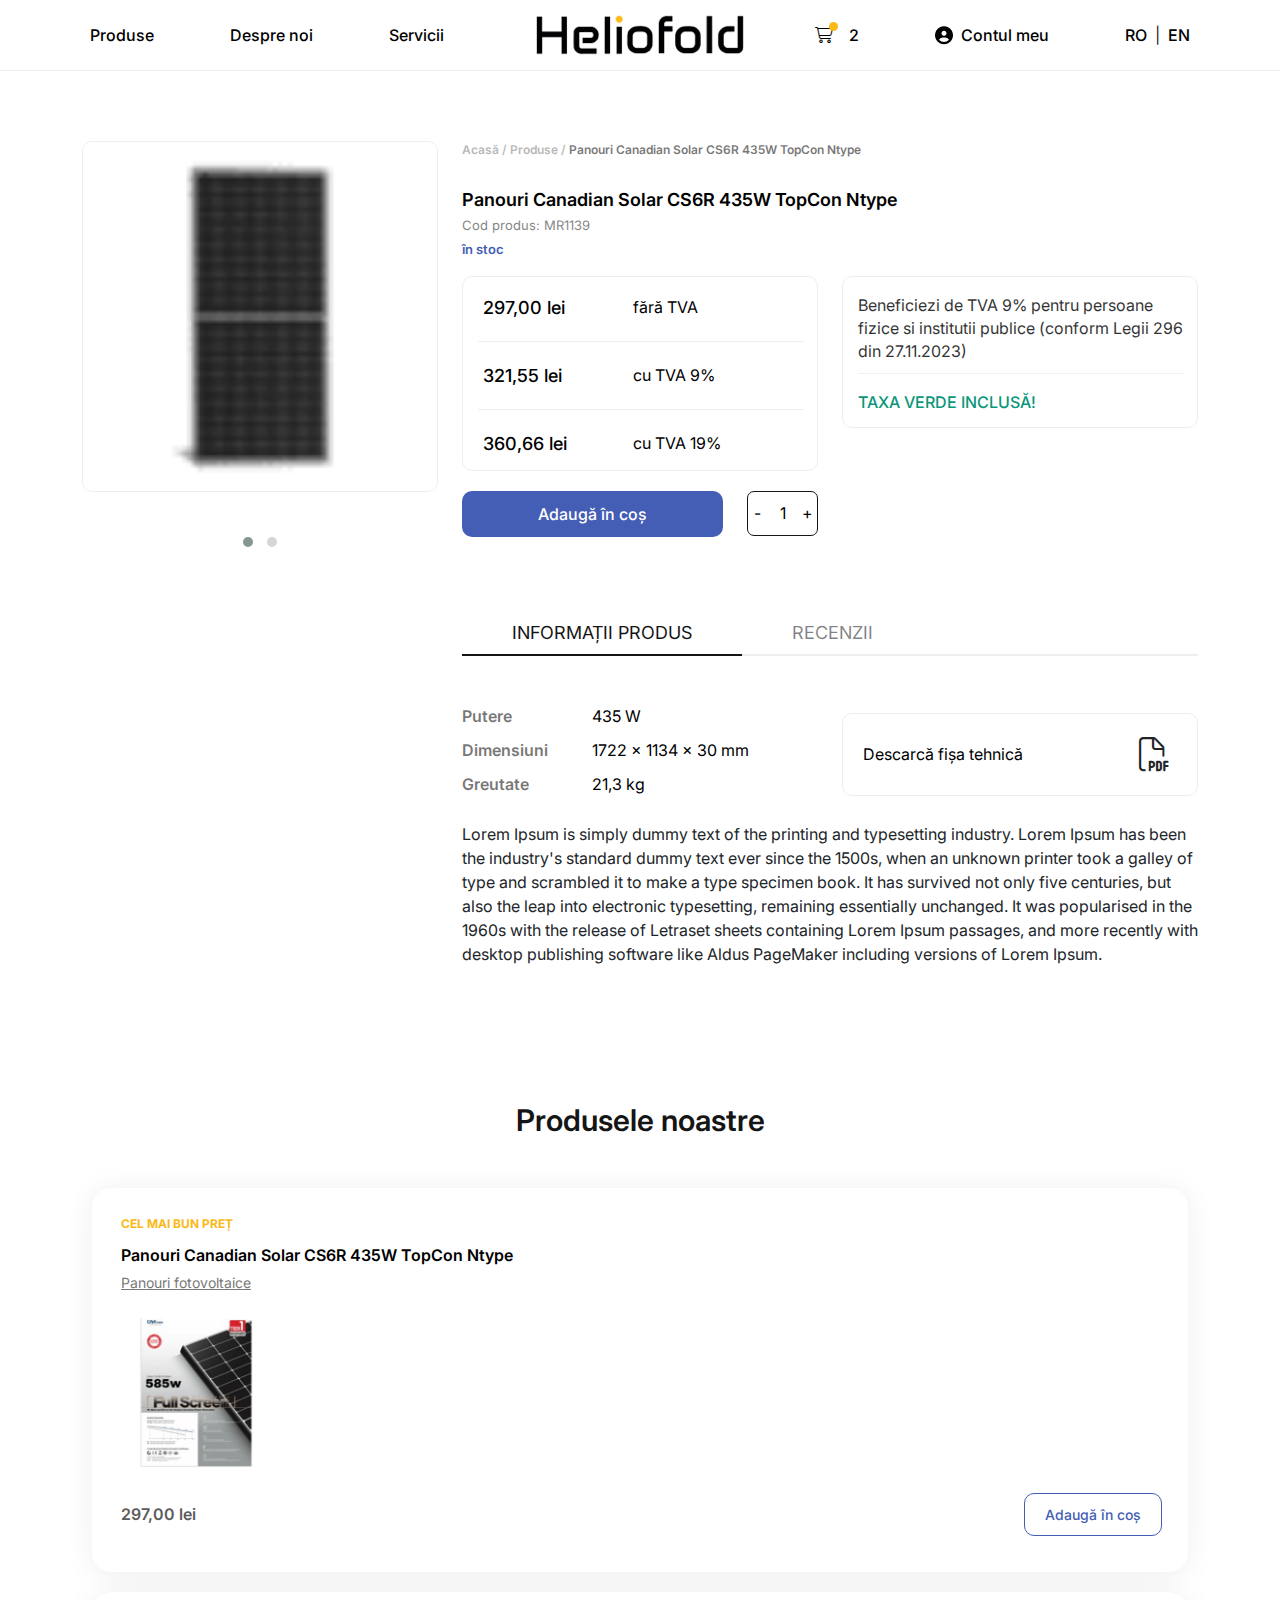
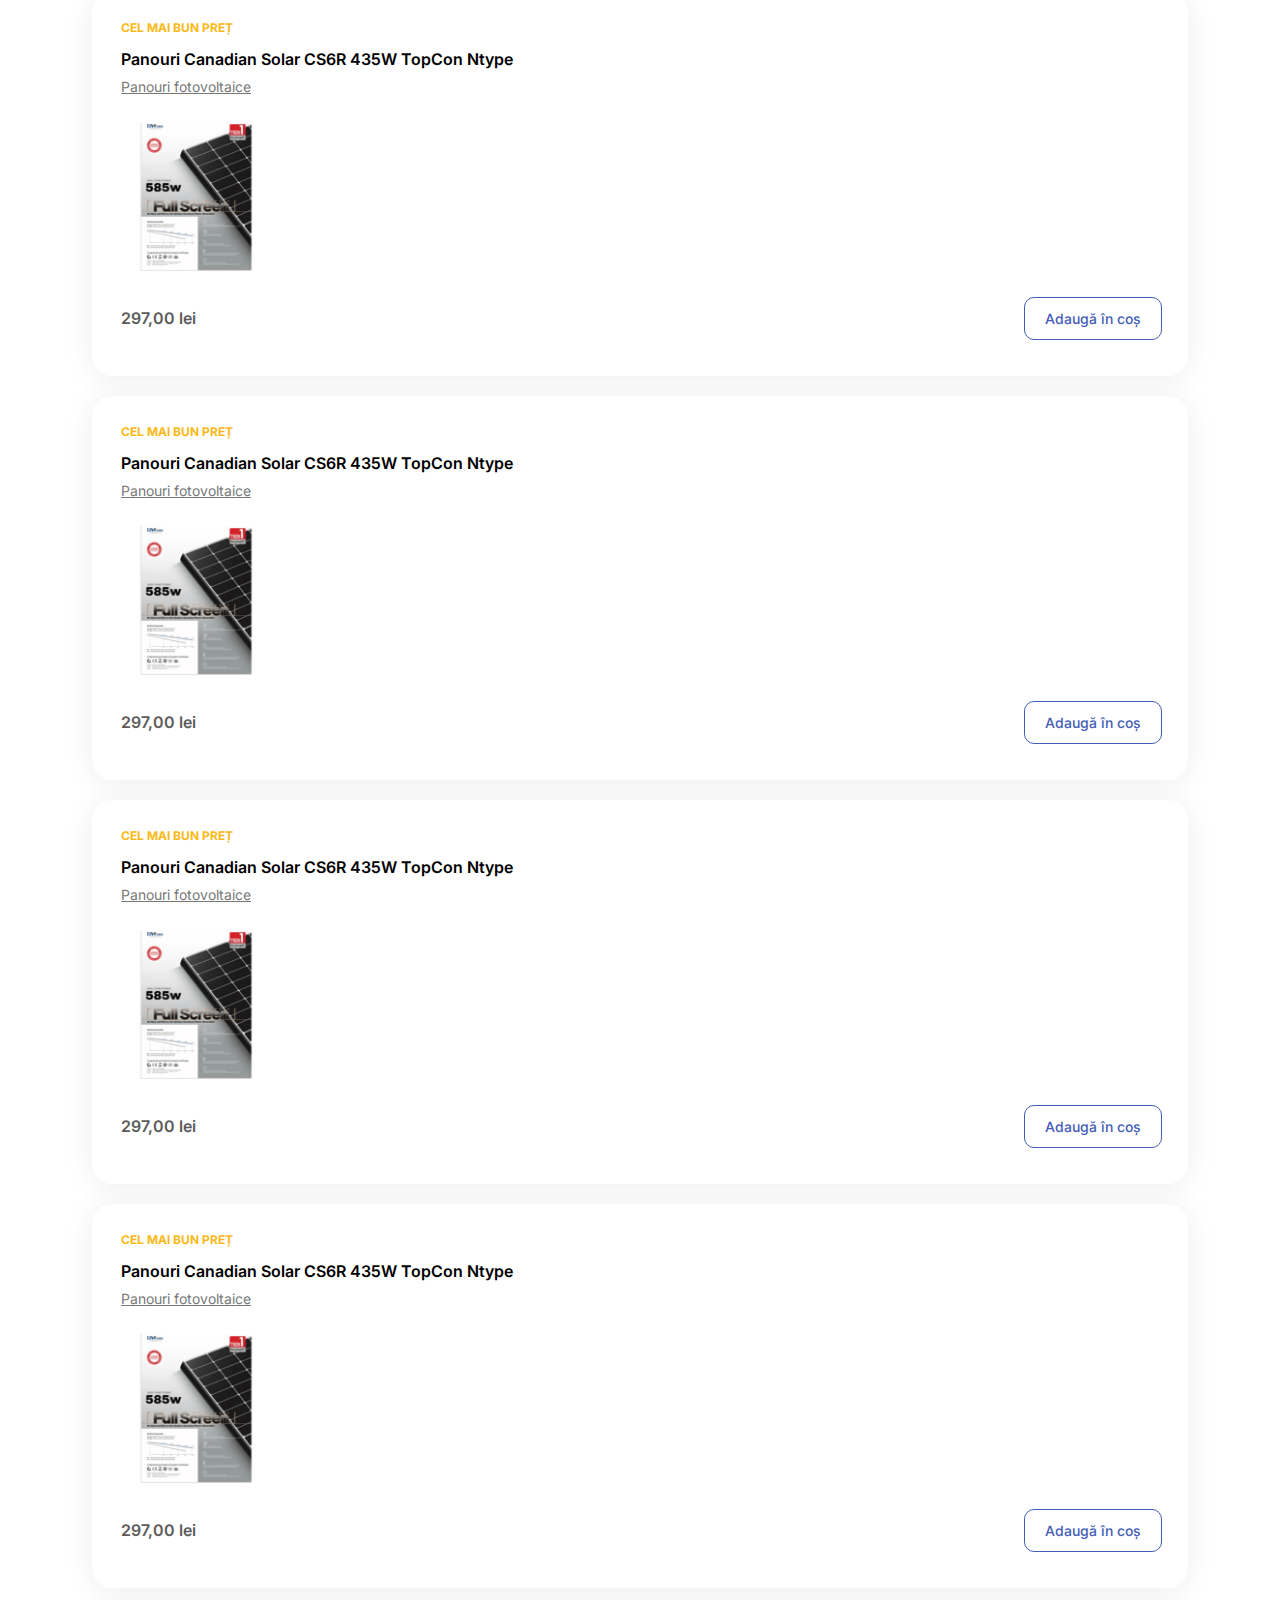
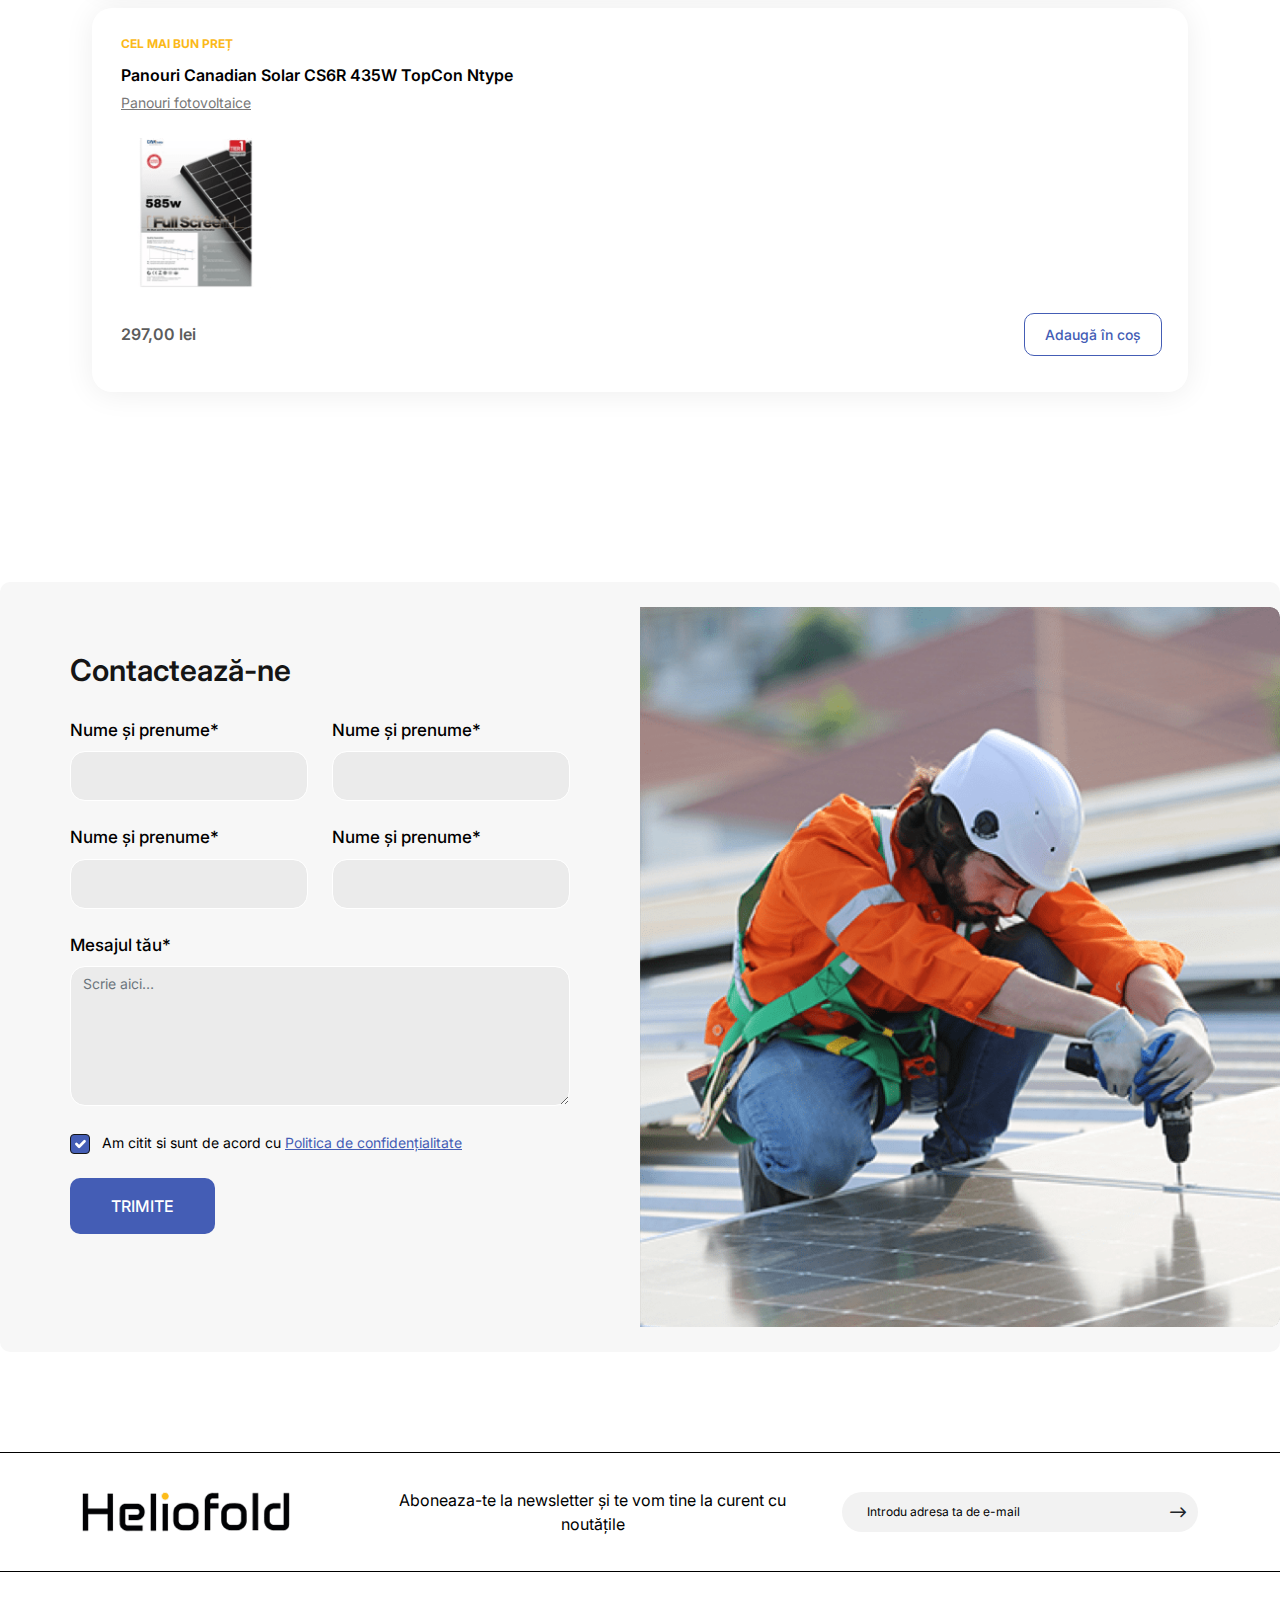
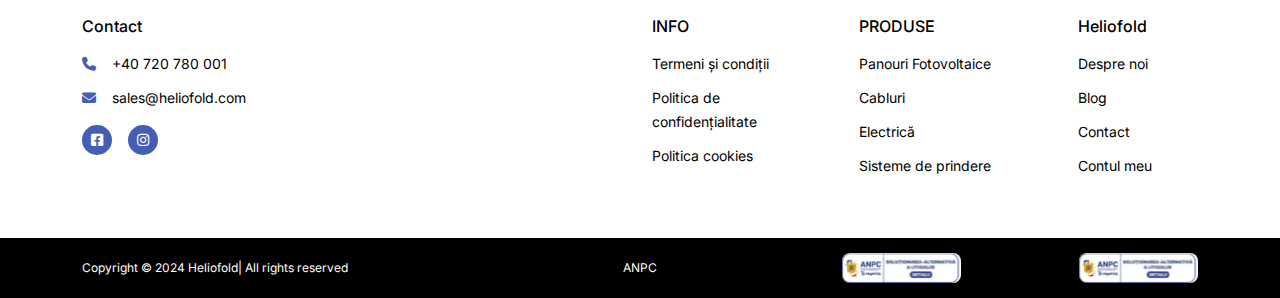
<file: product-detail.html>
<!Doctype html>
<html class="no-js" lang="zxx">


<head>
  <meta charset="utf-8">
  <meta http-equiv="x-ua-compatible" content="ie=edge">
  <title>Contact - Heliofold</title>
  <meta name="description" content="">
  <meta name="viewport" content="width=device-width, initial-scale=1">

  <link rel="shortcut icon" type="image/x-icon" href="assets/img/favicon.png">
  <!-- Place favicon.ico in the root directory -->

  <!-- CSS here -->
  <link rel="stylesheet" href="assets/css/bootstrap.min.css">
  <link rel="stylesheet" href="assets/css/fontawesome.min.css">
  <link rel="stylesheet" href="assets/css/all.min.css">
  <link rel="stylesheet" href="assets/css/owl.carousel.min.css">
  <link rel="stylesheet" href="assets/css/owl.theme.default.min.css">
  <link rel="stylesheet" href="assets/css/style.css">
  <link rel="stylesheet" href="assets/css/responsive.css">
</head>

<body>

  <div class="body-wrapper">
    <header>
      <nav class="navbar navbar-expand-lg bg-body-tertiary" id="main-nav">
        <div class="container-fluid">
          <a class="navbar-brand" href="#">
            <img src="assets/images/invalid-name.png" alt="">
          </a>
          <div class="mega-menu">
            <div class="row">
              <div class="col-lg-6 col-md-6 col-12">
                <div class="">
                  <ul>
                    <li>
                      <a id="show-submenu" class="d-flex align-items-center justify-content-between" href="">
                        Panouri Fotovoltaice <i class="fa-solid fa-angle-right"></i>
                      </a>
                    </li>
                    <li>
                      <a href="">
                        Cabluri
                      </a>
                    </li>
                    <li>
                      <a href="">
                        Electrică
                      </a>
                    </li>
                    <li>
                      <a href="">
                        Sisteme de prindere
                      </a>
                    </li>
                  </ul>
                </div>
              </div>
              <div class="col-lg-6 col-md-6 col-12">
                <div class="sub-menu">
                  <ul>
                    <li>
                      <a href="">
                        Subcategorie 1
                      </a>
                    </li>
                    <li>
                      <a href="">
                        Subcategorie 2
                      </a>
                    </li>
                    <li>
                      <a href="">
                        Subcategorie 3
                      </a>
                    </li>
                    <li>
                      <a href="">
                        Subcategorie 4
                      </a>
                    </li>
                  </ul>
                </div>
              </div>
            </div>
          </div>
          <button class="navbar-toggler" type="button" data-bs-toggle="collapse"
            data-bs-target="#navbarSupportedContent" aria-controls="navbarSupportedContent" aria-expanded="false"
            aria-label="Toggle navigation">
            <span class="navbar-toggler-icon"></span>
          </button>
          <div class="collapse navbar-collapse" id="navbarSupportedContent">
            <ul class="navbar-nav navbar-left mb-2 mb-lg-0">
              <li class="nav-item">
                <a class="nav-link active" id="show-mega-menu" href="#">Produse</a>
              </li>
              <li class="nav-item">
                <a class="nav-link" href="#">Despre noi</a>
              </li>
              <li class="nav-item">
                <a class="nav-link" href="#">Servicii</a>
              </li>
            </ul>
            <ul class="navbar-nav navbar-right mb-2 mb-lg-0">
              <li class="nav-item position-relative">
                <a class="nav-link" href="#"><i class="fa-light fa-cart-shopping me-3"></i><span
                    class="cart-dot"></span>2</a>
              </li>
              <li class="nav-item">
                <a class="nav-link d-flex align-items-center" href="#"><img src="assets/images/user-circle.png"
                    class="me-2" alt=""><span>Contul meu</span></a>
              </li>
              <li class="nav-item me-0 d-flex align-items-center ">
                <a class="nav-link">RO</a>
                <span>|</span>
                <a class="nav-link">EN</a>
              </li>
            </ul>
          </div>
        </div>
      </nav>
    </header>
    <main>
      <!-- Product detail section -->
      <section class="product-detail-sec">
        <div class="container">
          <div class="row">
            <div class="col-lg-4 col-md-6 col-12">
              <div id="product-detail-slider" class="owl-carousel owl-theme">
                <div class="img-box">
                  <img src="assets/images/produc-list.png" alt="">
                </div>
                <div class="img-box">
                  <img src="assets/images/produc-list.png" alt="">
                </div>
              </div>
            </div>
            <div class="col-lg-8 col-md-6 col-12">
              <div class="content-box">
                <div class="path">
                  <p>
                    <a href="">Acasă /</a><a href=""> Produse /</a> Panouri Canadian Solar CS6R 435W TopCon Ntype
                  </p>
                </div>
                <h2 class="title">
                  Panouri Canadian Solar CS6R 435W TopCon Ntype
                </h2>
                <p class="code">
                  Cod produs: MR1139
                </p>
                <p class="stock">
                  în stoc
                </p>
                <div class="">
                  <div class="row">
                    <div class="col-lg-6 col-md-6 col-12">
                      <div class="card-box">
                        <div class="item pt-0">
                          <div class="left-box">
                            <p>
                              297,00 lei
                            </p>
                          </div>
                          <div class="right-box">
                            <p>
                              fără TVA
                            </p>
                          </div>
                        </div>
                        <div class="item">
                          <div class="left-box">
                            <p>
                              321,55 lei
                            </p>
                          </div>
                          <div class="right-box">
                            <p>
                              cu TVA 9%
                            </p>
                          </div>
                        </div>
                        <div class="item border-bottom-0 pb-0">
                          <div class="left-box">
                            <p>
                              360,66 lei
                            </p>
                          </div>
                          <div class="right-box">
                            <p>
                              cu TVA 19%
                            </p>
                          </div>
                        </div>
                      </div>
                      <div class="mb-4">
                        <div class="row">
                          <div class="col-9">
                            <div class="">
                              <a class="btn purple-btn" href="">
                                Adaugă în coș
                              </a>
                            </div>
                          </div>
                          <div class="col-3">
                            <div class="quantity">
                              <a href="#" class="quantity__minus"><span>-</span></a>
                              <input name="quantity" type="text" class="quantity__input" value="1">
                              <a href="#" class="quantity__plus"><span>+</span></a>
                            </div>
                          </div>
                        </div>
                      </div>
                    </div>
                    <div class="col-lg-6 col-md-6 col-12">
                      <div class="card-box">
                        <p class="text">
                          Beneficiezi de TVA 9% pentru persoane fizice si institutii publice (conform Legii 296 din
                          27.11.2023)
                        </p>
                        <p class="green-text">
                          TAXA VERDE INCLUSĂ!
                        </p>
                      </div>
                    </div>
                  </div>
                </div>
                <div class="mt-5">
                  <ul class="nav nav-pills mb-3" id="pills-tab" role="tablist">
                    <li class="nav-item" role="presentation">
                      <button class="nav-link active" id="pills-home-tab" data-bs-toggle="pill"
                        data-bs-target="#pills-home" type="button" role="tab" aria-controls="pills-home"
                        aria-selected="true">INFORMAȚII PRODUS</button>
                    </li>
                    <li class="nav-item" role="presentation">
                      <button class="nav-link" id="pills-profile-tab" data-bs-toggle="pill"
                        data-bs-target="#pills-profile" type="button" role="tab" aria-controls="pills-profile"
                        aria-selected="false">RECENZII</button>
                    </li>
                  </ul>
                  <div class="tab-content" id="pills-tabContent">
                    <div class="tab-pane fade show active" id="pills-home" role="tabpanel"
                      aria-labelledby="pills-home-tab" tabindex="0">
                      <div class="tabspan-box mt-5">
                        <div class="row align-items-center">
                          <div class="col-lg-6 col-md-6 col-12">
                            <div class="item">
                              <p class="title">
                                Putere
                              </p>
                              <p class="desc">
                                435 W
                              </p>
                            </div>
                            <div class="item">
                              <p class="title">
                                Dimensiuni
                              </p>
                              <p class="desc">
                                1722 x 1134 x 30 mm
                              </p>
                            </div>
                            <div class="item">
                              <p class="title">
                                Greutate
                              </p>
                              <p class="desc">
                                21,3 kg
                              </p>
                            </div>
                          </div>
                          <div class="col-lg-6 col-md-6 col-12">
                            <div class="">
                              <div class="pdf-box">
                                <p class="">Descarcă fișa tehnică</p>
                                <i class="fa-light fa-file-pdf"></i>
                              </div>
                            </div>
                          </div>
                          <div class="col-12">
                            <p class="text mt-3">
                              Lorem Ipsum is simply dummy text of the printing and typesetting industry. Lorem Ipsum has
                              been the industry's standard
                              dummy text ever since the 1500s, when an unknown printer took a galley of type and
                              scrambled it to make a type specimen
                              book. It has survived not only five centuries, but also the leap into electronic
                              typesetting, remaining essentially
                              unchanged. It was popularised in the 1960s with the release of Letraset sheets containing
                              Lorem Ipsum passages, and more
                              recently with desktop publishing software like Aldus PageMaker including versions of Lorem
                              Ipsum.
                            </p>
                          </div>
                        </div>
                      </div>
                    </div>
                    <div class="tab-pane fade" id="pills-profile" role="tabpanel" aria-labelledby="pills-profile-tab"
                      tabindex="0">
                      <div class="tabspan-box mt-5">
                        <div class="row align-items-center">
                          <div class="col-lg-6 col-md-6 col-12">
                            <div class="item">
                              <p class="title">
                                Putere
                              </p>
                              <p class="desc">
                                435 W
                              </p>
                            </div>
                            <div class="item">
                              <p class="title">
                                Dimensiuni
                              </p>
                              <p class="desc">
                                1722 x 1134 x 30 mm
                              </p>
                            </div>
                            <div class="item">
                              <p class="title">
                                Greutate
                              </p>
                              <p class="desc">
                                21,3 kg
                              </p>
                            </div>
                          </div>
                          <div class="col-lg-6 col-md-6 col-12">
                            <div class="">
                              <div class="pdf-box">
                                <p class="">Descarcă fișa tehnică</p>
                                <i class="fa-light fa-file-pdf"></i>
                              </div>
                            </div>
                          </div>
                          <div class="col-12">
                            <p class="text mt-3">
                              Lorem Ipsum is simply dummy text of the printing and typesetting industry. Lorem Ipsum has
                              been the industry's
                              standard
                              dummy text ever since the 1500s, when an unknown printer took a galley of type and
                              scrambled it to make a type
                              specimen
                              book. It has survived not only five centuries, but also the leap into electronic
                              typesetting, remaining
                              essentially
                              unchanged. It was popularised in the 1960s with the release of Letraset sheets containing
                              Lorem Ipsum passages,
                              and more
                              recently with desktop publishing software like Aldus PageMaker including versions of Lorem
                              Ipsum.
                            </p>
                          </div>
                        </div>
                      </div>
                    </div>
                  </div>
                </div>
              </div>
            </div>
          </div>
        </div>
      </section>
      <!-- Produse Section -->
      <section class="produse-sec">
        <div class="container">
          <div class="row">
            <div class="col-12">
              <div class="text-center">
                <h2 class="section-heading mb-30px">
                  Produsele noastre
                </h2>
              </div>
            </div>
            <div class="col-12">
              <div id="product-slider" class="owl-carousel owl-theme">
                <div class="product-card">
                  <p class="category">
                    CEL MAI BUN PREȚ
                  </p>
                  <a href="" class="name">
                    Panouri Canadian Solar CS6R 435W TopCon Ntype
                  </a>
                  <a href="" class="link">
                    Panouri fotovoltaice
                  </a>
                  <img src="assets/images/product.png" alt="">
                  <div class="d-flex align-items-center justify-content-between">
                    <p class="price mb-0">
                      297,00 lei
                    </p>
                    <a href="" class="btn purple-btn-outline">
                      Adaugă în coș
                    </a>
                  </div>
                </div>
                <div class="product-card">
                  <p class="category">
                    CEL MAI BUN PREȚ
                  </p>
                  <a href="" class="name">
                    Panouri Canadian Solar CS6R 435W TopCon Ntype
                  </a>
                  <a href="" class="link">
                    Panouri fotovoltaice
                  </a>
                  <img src="assets/images/product.png" alt="">
                  <div class="d-flex align-items-center justify-content-between">
                    <p class="price mb-0">
                      297,00 lei
                    </p>
                    <a href="" class="btn purple-btn-outline">
                      Adaugă în coș
                    </a>
                  </div>
                </div>
                <div class="product-card">
                  <p class="category">
                    CEL MAI BUN PREȚ
                  </p>
                  <a href="" class="name">
                    Panouri Canadian Solar CS6R 435W TopCon Ntype
                  </a>
                  <a href="" class="link">
                    Panouri fotovoltaice
                  </a>
                  <img src="assets/images/product.png" alt="">
                  <div class="d-flex align-items-center justify-content-between">
                    <p class="price mb-0">
                      297,00 lei
                    </p>
                    <a href="" class="btn purple-btn-outline">
                      Adaugă în coș
                    </a>
                  </div>
                </div>
                <div class="product-card">
                  <p class="category">
                    CEL MAI BUN PREȚ
                  </p>
                  <a href="" class="name">
                    Panouri Canadian Solar CS6R 435W TopCon Ntype
                  </a>
                  <a href="" class="link">
                    Panouri fotovoltaice
                  </a>
                  <img src="assets/images/product.png" alt="">
                  <div class="d-flex align-items-center justify-content-between">
                    <p class="price mb-0">
                      297,00 lei
                    </p>
                    <a href="" class="btn purple-btn-outline">
                      Adaugă în coș
                    </a>
                  </div>
                </div>
                <div class="product-card">
                  <p class="category">
                    CEL MAI BUN PREȚ
                  </p>
                  <a href="" class="name">
                    Panouri Canadian Solar CS6R 435W TopCon Ntype
                  </a>
                  <a href="" class="link">
                    Panouri fotovoltaice
                  </a>
                  <img src="assets/images/product.png" alt="">
                  <div class="d-flex align-items-center justify-content-between">
                    <p class="price mb-0">
                      297,00 lei
                    </p>
                    <a href="" class="btn purple-btn-outline">
                      Adaugă în coș
                    </a>
                  </div>
                </div>
                <div class="product-card">
                  <p class="category">
                    CEL MAI BUN PREȚ
                  </p>
                  <a href="" class="name">
                    Panouri Canadian Solar CS6R 435W TopCon Ntype
                  </a>
                  <a href="" class="link">
                    Panouri fotovoltaice
                  </a>
                  <img src="assets/images/product.png" alt="">
                  <div class="d-flex align-items-center justify-content-between">
                    <p class="price mb-0">
                      297,00 lei
                    </p>
                    <a href="" class="btn purple-btn-outline">
                      Adaugă în coș
                    </a>
                  </div>
                </div>
              </div>
            </div>
          </div>
        </div>
      </section>
      <!-- Contact Section -->
      <section class="contact-sec">
        <div class="">
          <div class="row align-items-center g-0 w-100">
            <div class="col-lg-6 col-md-6 col-12 order-lg-1 order-md-1 order-2">
              <div class="contact-form-box">
                <h2 class="section-heading mb-30px">
                  Contactează-ne
                </h2>
                <form class="custom-form" action="">
                  <div class="row">
                    <div class="col-lg-6 col-md-6 col-12">
                      <div class="mb-lg-4 mb-md-4 mb-3">
                        <label for="" class="form-label">Nume și prenume*</label>
                        <input type="email" class="form-control" id="" name="" placeholder="">
                      </div>
                    </div>
                    <div class="col-lg-6 col-md-6 col-12">
                      <div class="mb-lg-4 mb-md-4 mb-3">
                        <label for="" class="form-label">Nume și prenume*</label>
                        <input type="email" class="form-control" id="" name="" placeholder="">
                      </div>
                    </div>
                    <div class="col-lg-6 col-md-6 col-12">
                      <div class="mb-lg-4 mb-md-4 mb-3">
                        <label for="" class="form-label">Nume și prenume*</label>
                        <input type="email" class="form-control" id="" name="" placeholder="">
                      </div>
                    </div>
                    <div class="col-lg-6 col-md-6 col-12">
                      <div class="mb-lg-4 mb-md-4 mb-3">
                        <label for="" class="form-label">Nume și prenume*</label>
                        <input type="email" class="form-control" id="" name="" placeholder="">
                      </div>
                    </div>
                    <div class="col-12">
                      <div class="mb-lg-4 mb-md-4 mb-3">
                        <label for="" class="form-label">Mesajul tău*</label>
                        <textarea class="form-control" id="" name="" rows="6" placeholder="Scrie aici…"></textarea>
                      </div>
                    </div>
                    <div class="col-12">
                      <div class="form-check mb-lg-4 mb-md-4 mb-3">
                        <input class="form-check-input" type="checkbox" value="" id="flexCheckChecked" checked>
                        <label class="form-check-label" for="flexCheckChecked">
                          Am citit si sunt de acord cu <a href="">Politica de confidențialitate</a>
                        </label>
                      </div>
                    </div>
                    <div class="col-12">
                      <div class="mb-5">
                        <button type="submit" class="btn purple-btn px-40px">
                          TRIMITE
                        </button>
                      </div>
                    </div>
                  </div>
                  <div class="row align-items-center justify-content-center d-none">
                    <div class="col-lg-4 col-md-4 col-6">
                      <div class="text-lg-start text-md-start text-center">
                        <a class="contact-btm-link" href="">
                          <i class="fa-solid fa-phone me-2"></i>+40 720 780 001
                        </a>
                      </div>
                    </div>
                    <div class="col-lg-4 col-md-4 col-6">
                      <div class="text-center">
                        <a class="contact-btm-link" href="">
                          <i class="fa-brands fa-whatsapp me-2"></i>+40 720 780 001
                        </a>
                      </div>
                    </div>
                    <div class="col-lg-4 col-md-4 col-6">
                      <div class="text-lg-end text-md-end text-center mt-4 mt-lg-0 mt-md-0">
                        <a class="contact-btm-link" href="">
                          <i class="fa-solid fa-envelope me-2"></i>sales@heliofold.com
                        </a>
                      </div>
                    </div>
                  </div>
                </form>
              </div>
            </div>
            <div class="col-lg-6 col-md-6 col-12 order-lg-2 order-md-2 order-1">
              <div class="contact-img-box">
                <img src="assets/images/instalari-panouri-solare-romania-pvsmart.png" alt="">
              </div>
            </div>
          </div>
        </div>
      </section>
    </main>
    <footer>
      <div class="footer-top">
        <div class="container">
          <div class="row align-items-center">
            <div class="col-lg-3 col-md-6 col-12 order-lg-1 order-md-1 order-1">
              <div class="text-center text-lg-start text-md-start">
                <a class="f-logo" href="">
                  <img src="assets/images/invalid-name.png" alt="Logo">
                </a>
              </div>
            </div>
            <div class="col-lg-5 col-md-6 col-12 order-lg-2 order-md-3 order-2">
              <div class="">
                <p class="center-text">
                  Aboneaza-te la newsletter și te vom tine la curent cu noutățile
                </p>
              </div>
            </div>
            <div class="col-lg-4 col-md-6 col-12 order-lg-3 order-md-2 order-3">
              <div class="">
                <div class="input-group">
                  <input type="text" class="form-control" placeholder="Introdu adresa ta de e-mail"
                    aria-describedby="footer-search">
                  <span class="input-group-text" id="footer-search"><i
                      class="fa-regular fa-arrow-right-long"></i></span>
                </div>
              </div>
            </div>
          </div>
        </div>
      </div>
      <div class="footer-main">
        <div class="container">
          <div class="row">
            <div class="col-lg-6 col-md-6 col-6">
              <div class="">
                <h3 class="footer-menu-heading">
                  Contact
                </h3>
                <ul>
                  <li>
                    <a href="">
                      <i class="fa-solid fa-phone color-purple me-3"></i>+40 720 780 001
                    </a>
                  </li>
                  <li>
                    <a href="">
                      <i class="fa-solid fa-envelope color-purple me-3"></i>sales@heliofold.com
                    </a>
                  </li>
                  <li class="d-flex align-items-center mt-3">
                    <a class="social-link-footer me-3" href="">
                      <i class="fa-brands fa-square-facebook"></i>
                    </a>
                    <a class="social-link-footer" href="">
                      <i class="fa-brands fa-instagram"></i>
                    </a>
                  </li>
                </ul>
              </div>
            </div>
            <div class="col-lg-2 col-md-6 col-6">
              <div class="w-fit-content me-lg-auto">
                <h3 class="footer-menu-heading">
                  INFO
                </h3>
                <ul>
                  <li>
                    <a href="">
                      Termeni și condiții
                    </a>
                  </li>
                  <li>
                    <a href="">
                      Politica de confidențialitate
                    </a>
                  </li>
                  <li>
                    <a href="">
                      Politica cookies
                    </a>
                  </li>
                </ul>
              </div>
            </div>
            <div class="col-lg-2 col-md-6 col-6">
              <div class="w-fit-content mx-lg-auto  mt-3 mt-lg-0">
                <h3 class="footer-menu-heading">
                  PRODUSE
                </h3>
                <ul>
                  <li>
                    <a href="">
                      Panouri Fotovoltaice
                    </a>
                  </li>
                  <li>
                    <a href="">
                      Cabluri
                    </a>
                  </li>
                  <li>
                    <a href="">
                      Electrică
                    </a>
                  </li>
                  <li>
                    <a href="">
                      Sisteme de prindere
                    </a>
                  </li>
                </ul>
              </div>
            </div>
            <div class="col-lg-2 col-md-6 col-6">
              <div class="w-fit-content mx-lg-auto mt-3 mt-lg-0">
                <h3 class="footer-menu-heading">
                  Heliofold
                </h3>
                <ul>
                  <li>
                    <a href="">
                      Despre noi
                    </a>
                  </li>
                  <li>
                    <a href="">
                      Blog
                    </a>
                  </li>
                  <li>
                    <a href="">
                      Contact
                    </a>
                  </li>
                  <li>
                    <a href="">
                      Contul meu
                    </a>
                  </li>
                </ul>
              </div>
            </div>
          </div>
        </div>
      </div>
      <div class="footer-bottom">
        <div class="container">
          <div class="row align-items-center">
            <div class="col-lg-4 col-md-6 col-12">
              <div class="">
                <p class="copy-right-text">
                  Copyright © 2024 Heliofold| All rights reserved
                </p>
              </div>
            </div>
            <div class="col-lg-4 col-md-6 col-12">
              <div class="">
                <p class="center-text">
                  ANPC
                </p>
              </div>
            </div>
            <div class="col-lg-4 col-md-12 col-12">
              <div
                class="d-flex align-items-center justify-content-lg-between justify-content-md-center justify-content-center">
                <img class="me-2" src="assets/images/ce-este-sal.jpg" alt="">
                <img class="ms-2" src="assets/images/ce-este-sal.jpg" alt="">
              </div>
            </div>
          </div>
        </div>
      </div>
    </footer>
  </div>

  <!-- JS here -->
  <script src="assets/js/jquery.min.js"></script>
  <script src="assets/js/bootstrap.bundle.min.js"></script>
  <script src="assets/js/owl.carousel.min.js"></script>
  <script>

    $(document).ready(function () {
      const minus = $('.quantity__minus');
      const plus = $('.quantity__plus');
      const input = $('.quantity__input');
      minus.click(function (e) {
        e.preventDefault();
        var value = input.val();
        if (value > 1) {
          value--;
        }
        input.val(value);
      });

      plus.click(function (e) {
        e.preventDefault();
        var value = input.val();
        value++;
        input.val(value);
      })
    });

    $(document).ready(function () {
      $('#show-submenu').click(function (event) {
        event.preventDefault(); // Prevent the default anchor behavior

        // Toggle the 'active' class on the clicked link
        $(this).toggleClass('active');

        // Toggle the 'show' class on the submenu
        $('.sub-menu').toggleClass('show');
      });
    });

    $(document).ready(function () {
      $('#show-mega-menu').mouseenter(function () {
        $('.mega-menu').addClass('show');
      });

      $('#show-mega-menu').mouseleave(function () {
        setTimeout(function () {
          if (!$('.mega-menu:hover').length) {
            $('.mega-menu').removeClass('show');
          }
        }, 100);
      });

      $('.mega-menu').mouseleave(function () {
        $('.mega-menu').removeClass('show');
      });

      $('.mega-menu').mouseenter(function () {
        $('.mega-menu').addClass('show');
      });
    });

    $('#product-detail-slider').owlCarousel({
      loop: true,
      margin: 10,
      nav: false,
      dots: true,
      responsive: {
        0: {
          items: 1
        },
        600: {
          items: 1
        },
        992: {
          items: 1
        }
      }
    });

  </script>
</body>


</html>
</file>
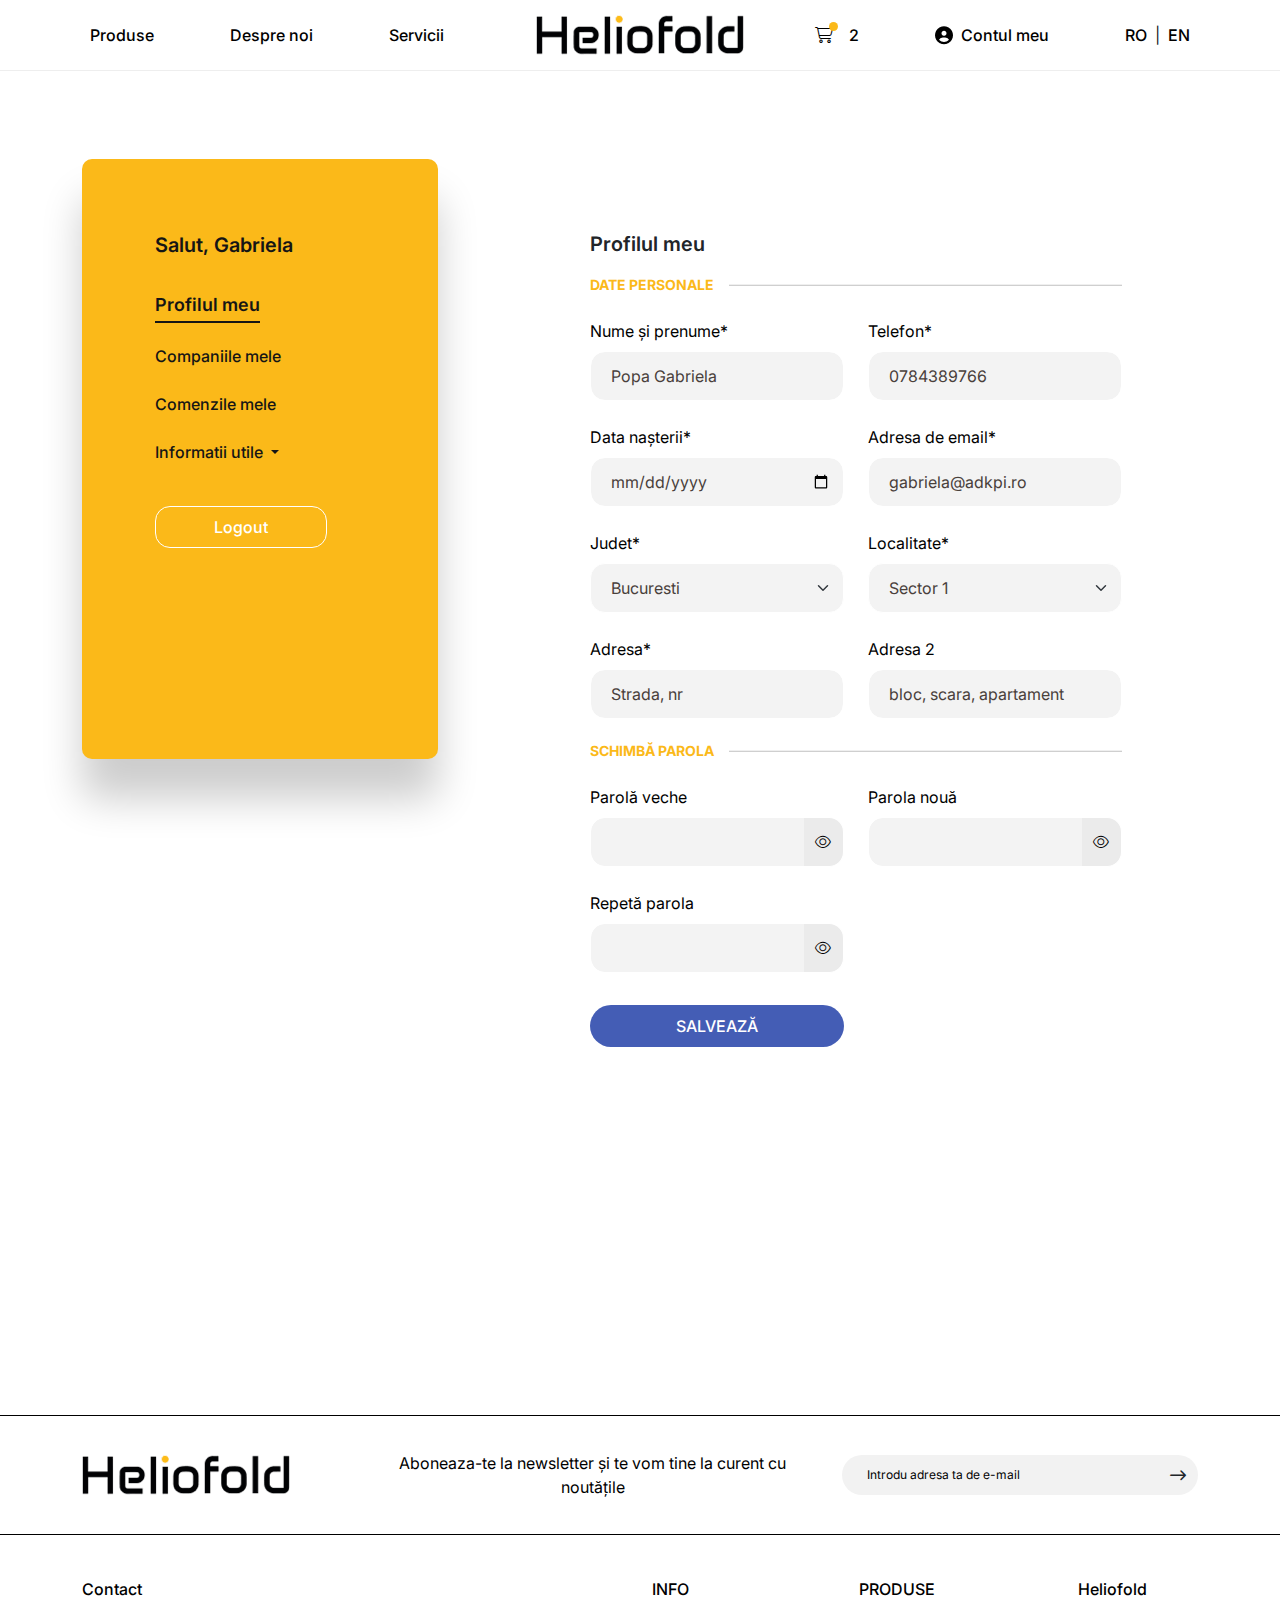
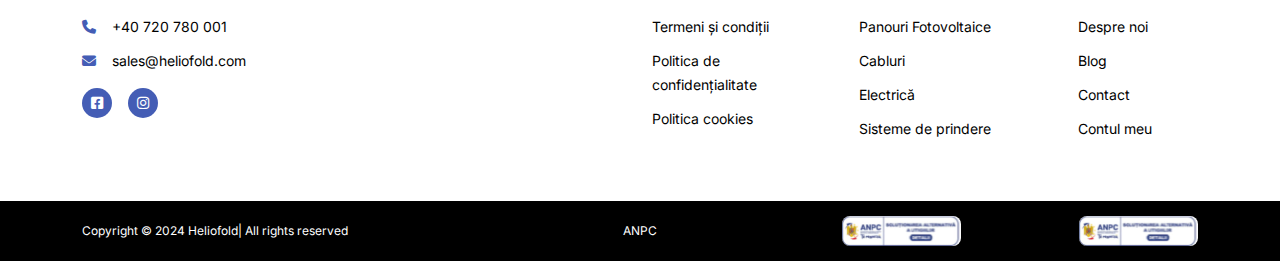
<file: profilul-meu.html>
<!Doctype html>
<html class="no-js" lang="zxx">


<head>
  <meta charset="utf-8">
  <meta http-equiv="x-ua-compatible" content="ie=edge">
  <title>Profil - Heliofold</title>
  <meta name="description" content="">
  <meta name="viewport" content="width=device-width, initial-scale=1">

  <link rel="shortcut icon" type="image/x-icon" href="assets/img/favicon.png">
  <!-- Place favicon.ico in the root directory -->

  <!-- CSS here -->
  <link rel="stylesheet" href="assets/css/bootstrap.min.css">
  <link rel="stylesheet" href="assets/css/fontawesome.min.css">
  <link rel="stylesheet" href="assets/css/all.min.css">
  <link rel="stylesheet" href="assets/css/owl.carousel.min.css">
  <link rel="stylesheet" href="assets/css/owl.theme.default.min.css">
  <link rel="stylesheet" href="assets/css/style.css">
  <link rel="stylesheet" href="assets/css/responsive.css">
</head>

<body>

  <div class="body-wrapper">
    <header>
      <nav class="navbar navbar-expand-lg bg-body-tertiary" id="main-nav">
        <div class="container-fluid">
          <a class="navbar-brand" href="#">
            <img src="assets/images/invalid-name.png" alt="">
          </a>
          <div class="mega-menu">
            <div class="row">
              <div class="col-lg-6 col-md-6 col-12">
                <div class="">
                  <ul>
                    <li>
                      <a id="show-submenu" class="d-flex align-items-center justify-content-between" href="">
                        Panouri Fotovoltaice <i class="fa-solid fa-angle-right"></i>
                      </a>
                    </li>
                    <li>
                      <a href="">
                        Cabluri
                      </a>
                    </li>
                    <li>
                      <a href="">
                        Electrică
                      </a>
                    </li>
                    <li>
                      <a href="">
                        Sisteme de prindere
                      </a>
                    </li>
                  </ul>
                </div>
              </div>
              <div class="col-lg-6 col-md-6 col-12">
                <div class="sub-menu">
                  <ul>
                    <li>
                      <a href="">
                        Subcategorie 1
                      </a>
                    </li>
                    <li>
                      <a href="">
                        Subcategorie 2
                      </a>
                    </li>
                    <li>
                      <a href="">
                        Subcategorie 3
                      </a>
                    </li>
                    <li>
                      <a href="">
                        Subcategorie 4
                      </a>
                    </li>
                  </ul>
                </div>
              </div>
            </div>
          </div>
          <button class="navbar-toggler" type="button" data-bs-toggle="collapse"
            data-bs-target="#navbarSupportedContent" aria-controls="navbarSupportedContent" aria-expanded="false"
            aria-label="Toggle navigation">
            <span class="navbar-toggler-icon"></span>
          </button>
          <div class="collapse navbar-collapse" id="navbarSupportedContent">
            <ul class="navbar-nav navbar-left mb-2 mb-lg-0">
              <li class="nav-item">
                <a class="nav-link active" id="show-mega-menu" href="#">Produse</a>
              </li>
              <li class="nav-item">
                <a class="nav-link" href="#">Despre noi</a>
              </li>
              <li class="nav-item">
                <a class="nav-link" href="#">Servicii</a>
              </li>
            </ul>
            <ul class="navbar-nav navbar-right mb-2 mb-lg-0">
              <li class="nav-item position-relative">
                <a class="nav-link" href="#"><i class="fa-light fa-cart-shopping me-3"></i><span
                    class="cart-dot"></span>2</a>
              </li>
              <li class="nav-item">
                <a class="nav-link d-flex align-items-center" href="#"><img src="assets/images/user-circle.png"
                    class="me-2" alt=""><span>Contul meu</span></a>
              </li>
              <li class="nav-item me-0 d-flex align-items-center ">
                <a class="nav-link">RO</a>
                <span>|</span>
                <a class="nav-link">EN</a>
              </li>
            </ul>
          </div>
        </div>
      </nav>
    </header>
    <main>
      <section class="contul-menu-sec">
        <div class="container">
          <div class="row">
            <div class="col-lg-4 col-md-5 col-12">
              <div class="side-menu">
                <h1 class="name">
                  Salut, Gabriela
                </h1>
                <div class="">
                  <ul>
                    <li>
                      <a href="profilul-meu.html" class="active">
                        Profilul meu
                      </a>
                    </li>
                    <li>
                      <a href="companii.html">
                        Companiile mele
                      </a>
                    </li>
                    <li>
                      <a href="comenzile.html">
                        Comenzile mele
                      </a>
                    </li>
                    <li>
                      <div class="dropdown">
                        <a class="dropdown-toggle" type="button" data-bs-toggle="dropdown" aria-expanded="false">
                          Informatii utile
                        </a>
                        <ul class="dropdown-menu ">
                          <li><a class="dropdown-item" href="info-utile.html">Livrare si plata</a></li>
                          <li><a class="dropdown-item" href="#">Politica de returnare</a></li>
                          <li><a class="dropdown-item" href="#">Intrebari frecvente</a></li>
                        </ul>
                      </div>
                    </li>
                    <li>
                      <a class="btn white-btn-outline-rounded" href="index.html">
                        Logout
                      </a>
                    </li>
                  </ul>
                </div>
              </div>
            </div>
            <div class="col-lg-8 col-md-7 col-12">
              <div class="profil-page page-spacing">
                <h2 class="section-heading-side">
                  Profilul meu
                </h2>
                <div class="position-relative mb-25px">
                  <h4 class="yellow-subheading">
                    Date personale
                  </h4>
                  <span class="full-line"></span>
                </div>
                <form class="custom-form" action="">
                  <div class="row">
                    <div class="col-lg-6 col-md-6 col-12">
                      <div class="mb-lg-4 mb-md-4 mb-3">
                        <label for="" class="form-label">Nume și prenume*</label>
                        <input type="email" class="form-control" id="" name="" placeholder="" value="Popa Gabriela">
                      </div>
                    </div>
                    <div class="col-lg-6 col-md-6 col-12">
                      <div class="mb-lg-4 mb-md-4 mb-3">
                        <label for="" class="form-label">Telefon*</label>
                        <input type="tel" class="form-control" id="" name="" placeholder="" value="0784389766">
                      </div>
                    </div>
                    <div class="col-lg-6 col-md-6 col-12">
                      <div class="mb-lg-4 mb-md-4 mb-3">
                        <label for="" class="form-label">Data nașterii*</label>
                        <input type="date" class="form-control" id="" name="" placeholder="" value="21.12.1990">
                      </div>
                    </div>
                    <div class="col-lg-6 col-md-6 col-12">
                      <div class="mb-lg-4 mb-md-4 mb-3">
                        <label for="" class="form-label">Adresa de email*</label>
                        <input type="email" class="form-control" id="" name="" placeholder="" value="gabriela@adkpi.ro">
                      </div>
                    </div>
                    <div class="col-lg-6 col-md-6 col-12">
                      <div class="mb-lg-4 mb-md-4 mb-3">
                        <label for="" class="form-label">Judet*</label>
                        <select class="form-select" aria-label="Default select example">
                          <option selected>Bucuresti</option>
                          <option value="1">One</option>
                          <option value="2">Two</option>
                          <option value="3">Three</option>
                        </select>
                      </div>
                    </div>
                    <div class="col-lg-6 col-md-6 col-12">
                      <div class="mb-lg-4 mb-md-4 mb-3">
                        <label for="" class="form-label">Localitate*</label>
                        <select class="form-select" aria-label="Default select example">
                          <option selected>Sector 1</option>
                          <option value="1">One</option>
                          <option value="2">Two</option>
                          <option value="3">Three</option>
                        </select>
                      </div>
                    </div>
                    <div class="col-lg-6 col-md-6 col-12">
                      <div class="mb-lg-4 mb-md-4 mb-3">
                        <label for="" class="form-label">Adresa*</label>
                        <input type="email" class="form-control" id="" name="" placeholder="" value="Strada, nr">
                      </div>
                    </div>
                    <div class="col-lg-6 col-md-6 col-12">
                      <div class="mb-lg-4 mb-md-4 mb-3">
                        <label for="" class="form-label">Adresa 2</label>
                        <input type="email" class="form-control" id="" name="" placeholder=""
                          value="bloc, scara, apartament">
                      </div>
                    </div>
                    <div class="col-12">
                      <div class="position-relative mb-25px">
                        <h4 class="yellow-subheading">
                          Schimbă parola
                        </h4>
                        <span class="full-line"></span>
                      </div>
                    </div>
                    <div class="col-lg-6 col-md-6 col-12">
                      <div class="mb-lg-4 mb-md-4 mb-3">
                        <label for="old-password" class="form-label">Parolă veche</label>
                        <div class="input-group">
                          <input type="password" class="form-control" id="old-password" name="" placeholder="">
                          <span class="input-group-text">
                            <i class="fal fa-eye" id="toggleOldPassword"></i>
                          </span>
                        </div>
                      </div>
                    </div>
                    <div class="col-lg-6 col-md-6 col-12">
                      <div class="mb-lg-4 mb-md-4 mb-3">
                        <label for="new-password" class="form-label">Parola nouă</label>
                        <div class="input-group">
                          <input type="password" class="form-control" id="new-password" name="" placeholder="">
                          <span class="input-group-text">
                            <i class="fal fa-eye" id="toggleNewPassword"></i>
                          </span>
                        </div>
                      </div>
                    </div>
                    <div class="col-lg-6 col-md-6 col-12">
                      <div class="mb-lg-4 mb-md-4 mb-3">
                        <label for="repeat-password" class="form-label">Repetă parola</label>
                        <div class="input-group">
                          <input type="password" class="form-control" id="repeat-password" name="" placeholder="">
                          <span class="input-group-text">
                            <i class="fal fa-eye" id="toggleRepeatPassword"></i>
                          </span>
                        </div>
                      </div>
                    </div>
                  </div>
                  <div class="row">
                    <div class="col-lg-6 col-md-6 col-12">
                      <div class="">
                        <a href="" class="btn purple-btn w-100 rounded-pill py-2 mt-2">
                          SALVEAZĂ
                        </a>
                      </div>
                    </div>
                  </div>
                </form>
              </div>
            </div>
          </div>
        </div>
      </section>
    </main>
    <footer>
      <div class="footer-top">
        <div class="container">
          <div class="row align-items-center">
            <div class="col-lg-3 col-md-6 col-12 order-lg-1 order-md-1 order-1">
              <div class="text-center text-lg-start text-md-start">
                <a class="f-logo" href="">
                  <img src="assets/images/invalid-name.png" alt="Logo">
                </a>
              </div>
            </div>
            <div class="col-lg-5 col-md-6 col-12 order-lg-2 order-md-3 order-2">
              <div class="">
                <p class="center-text">
                  Aboneaza-te la newsletter și te vom tine la curent cu noutățile
                </p>
              </div>
            </div>
            <div class="col-lg-4 col-md-6 col-12 order-lg-3 order-md-2 order-3">
              <div class="">
                <div class="input-group">
                  <input type="text" class="form-control" placeholder="Introdu adresa ta de e-mail"
                    aria-describedby="footer-search">
                  <span class="input-group-text" id="footer-search"><i
                      class="fa-regular fa-arrow-right-long"></i></span>
                </div>
              </div>
            </div>
          </div>
        </div>
      </div>
      <div class="footer-main">
        <div class="container">
          <div class="row">
            <div class="col-lg-6 col-md-6 col-6">
              <div class="">
                <h3 class="footer-menu-heading">
                  Contact
                </h3>
                <ul>
                  <li>
                    <a href="">
                      <i class="fa-solid fa-phone color-purple me-3"></i>+40 720 780 001
                    </a>
                  </li>
                  <li>
                    <a href="">
                      <i class="fa-solid fa-envelope color-purple me-3"></i>sales@heliofold.com
                    </a>
                  </li>
                  <li class="d-flex align-items-center mt-3">
                    <a class="social-link-footer me-3" href="">
                      <i class="fa-brands fa-square-facebook"></i>
                    </a>
                    <a class="social-link-footer" href="">
                      <i class="fa-brands fa-instagram"></i>
                    </a>
                  </li>
                </ul>
              </div>
            </div>
            <div class="col-lg-2 col-md-6 col-6">
              <div class="w-fit-content me-lg-auto">
                <h3 class="footer-menu-heading">
                  INFO
                </h3>
                <ul>
                  <li>
                    <a href="">
                      Termeni și condiții
                    </a>
                  </li>
                  <li>
                    <a href="">
                      Politica de confidențialitate
                    </a>
                  </li>
                  <li>
                    <a href="">
                      Politica cookies
                    </a>
                  </li>
                </ul>
              </div>
            </div>
            <div class="col-lg-2 col-md-6 col-6">
              <div class="w-fit-content mx-lg-auto  mt-3 mt-lg-0">
                <h3 class="footer-menu-heading">
                  PRODUSE
                </h3>
                <ul>
                  <li>
                    <a href="">
                      Panouri Fotovoltaice
                    </a>
                  </li>
                  <li>
                    <a href="">
                      Cabluri
                    </a>
                  </li>
                  <li>
                    <a href="">
                      Electrică
                    </a>
                  </li>
                  <li>
                    <a href="">
                      Sisteme de prindere
                    </a>
                  </li>
                </ul>
              </div>
            </div>
            <div class="col-lg-2 col-md-6 col-6">
              <div class="w-fit-content mx-lg-auto mt-3 mt-lg-0">
                <h3 class="footer-menu-heading">
                  Heliofold
                </h3>
                <ul>
                  <li>
                    <a href="">
                      Despre noi
                    </a>
                  </li>
                  <li>
                    <a href="">
                      Blog
                    </a>
                  </li>
                  <li>
                    <a href="">
                      Contact
                    </a>
                  </li>
                  <li>
                    <a href="">
                      Contul meu
                    </a>
                  </li>
                </ul>
              </div>
            </div>
          </div>
        </div>
      </div>
      <div class="footer-bottom">
        <div class="container">
          <div class="row align-items-center">
            <div class="col-lg-4 col-md-6 col-12">
              <div class="">
                <p class="copy-right-text">
                  Copyright © 2024 Heliofold| All rights reserved
                </p>
              </div>
            </div>
            <div class="col-lg-4 col-md-6 col-12">
              <div class="">
                <p class="center-text">
                  ANPC
                </p>
              </div>
            </div>
            <div class="col-lg-4 col-md-12 col-12">
              <div
                class="d-flex align-items-center justify-content-lg-between justify-content-md-center justify-content-center">
                <img class="me-2" src="assets/images/ce-este-sal.jpg" alt="">
                <img class="ms-2" src="assets/images/ce-este-sal.jpg" alt="">
              </div>
            </div>
          </div>
        </div>
      </div>
    </footer>
  </div>

  <!-- JS here -->
  <script src="assets/js/jquery.min.js"></script>
  <script src="assets/js/bootstrap.bundle.min.js"></script>
  <script src="assets/js/owl.carousel.min.js"></script>
  <script>

    $(document).ready(function () {
      $('#show-submenu').click(function (event) {
        event.preventDefault(); // Prevent the default anchor behavior

        // Toggle the 'active' class on the clicked link
        $(this).toggleClass('active');

        // Toggle the 'show' class on the submenu
        $('.sub-menu').toggleClass('show');
      });
    });

    $(document).ready(function () {
      $('#show-mega-menu').mouseenter(function () {
        $('.mega-menu').addClass('show');
      });

      $('#show-mega-menu').mouseleave(function () {
        setTimeout(function () {
          if (!$('.mega-menu:hover').length) {
            $('.mega-menu').removeClass('show');
          }
        }, 100);
      });

      $('.mega-menu').mouseleave(function () {
        $('.mega-menu').removeClass('show');
      });

      $('.mega-menu').mouseenter(function () {
        $('.mega-menu').addClass('show');
      });
    });


    document.getElementById('toggleOldPassword').addEventListener('click', function () {
      const passwordField = document.getElementById('old-password');
      const icon = this;
      if (passwordField.type === 'password') {
        passwordField.type = 'text';
        icon.classList.remove('fa-eye');
        icon.classList.add('fa-eye-slash');
      } else {
        passwordField.type = 'password';
        icon.classList.remove('fa-eye-slash');
        icon.classList.add('fa-eye');
      }
    });

    document.getElementById('toggleNewPassword').addEventListener('click', function () {
      const passwordField = document.getElementById('new-password');
      const icon = this;
      if (passwordField.type === 'password') {
        passwordField.type = 'text';
        icon.classList.remove('fa-eye');
        icon.classList.add('fa-eye-slash');
      } else {
        passwordField.type = 'password';
        icon.classList.remove('fa-eye-slash');
        icon.classList.add('fa-eye');
      }
    });

    document.getElementById('toggleRepeatPassword').addEventListener('click', function () {
      const passwordField = document.getElementById('repeat-password');
      const icon = this;
      if (passwordField.type === 'password') {
        passwordField.type = 'text';
        icon.classList.remove('fa-eye');
        icon.classList.add('fa-eye-slash');
      } else {
        passwordField.type = 'password';
        icon.classList.remove('fa-eye-slash');
        icon.classList.add('fa-eye');
      }
    });



  </script>
</body>


</html>
</file>
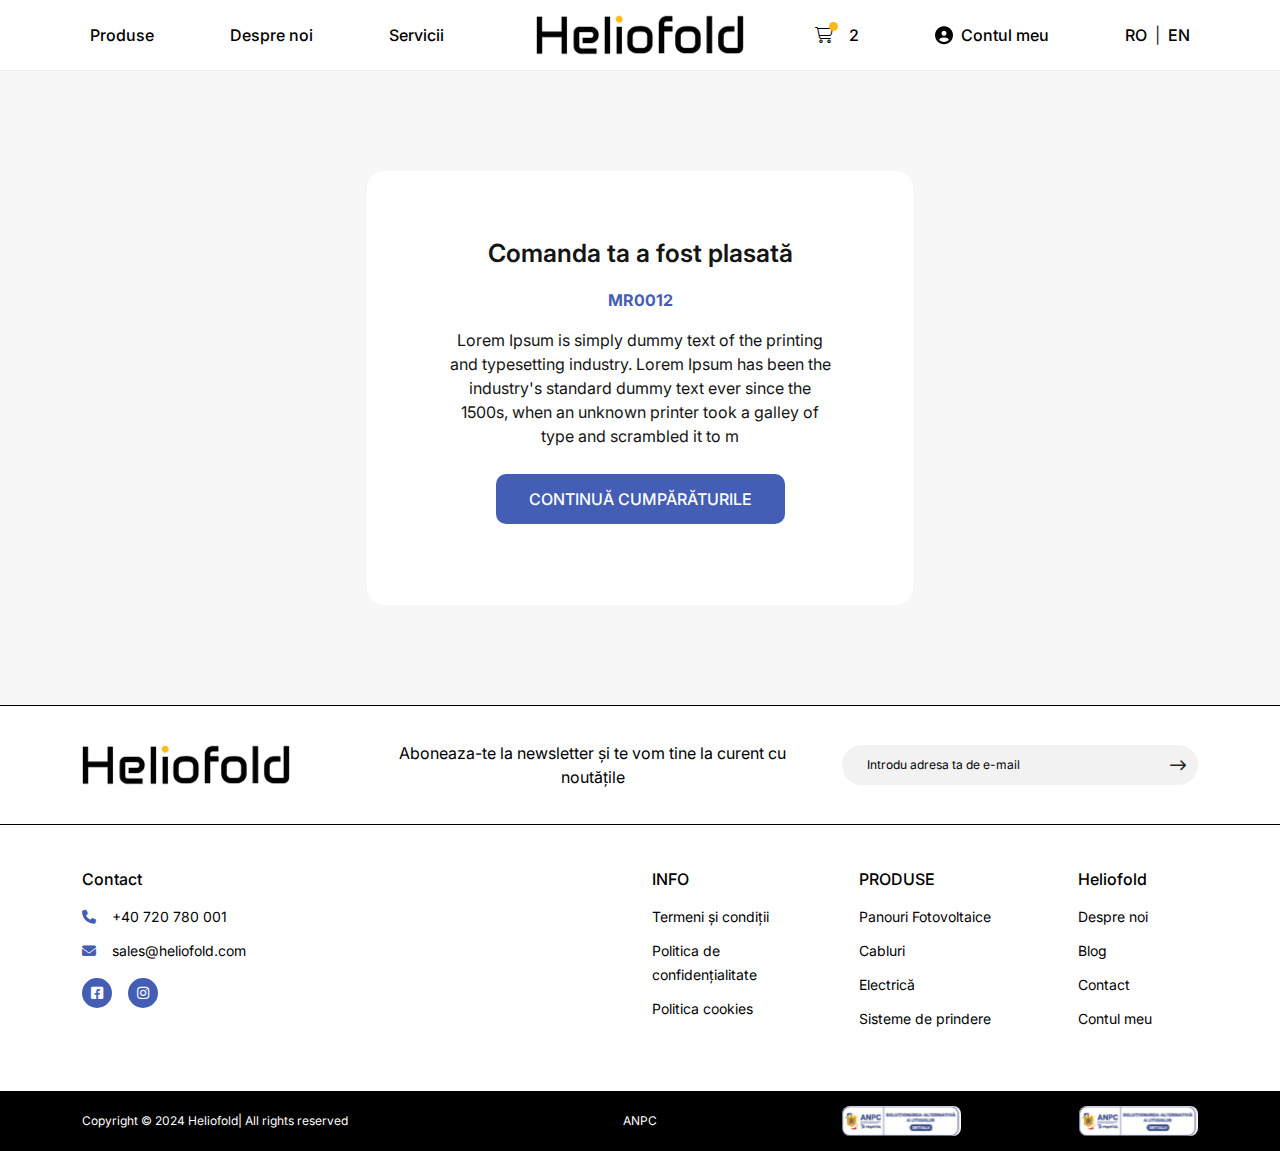
<file: thank.html>
<!Doctype html>
<html class="no-js" lang="zxx">


<head>
  <meta charset="utf-8">
  <meta http-equiv="x-ua-compatible" content="ie=edge">
  <title>Thank You - Heliofold</title>
  <meta name="description" content="">
  <meta name="viewport" content="width=device-width, initial-scale=1">

  <link rel="shortcut icon" type="image/x-icon" href="assets/img/favicon.png">
  <!-- Place favicon.ico in the root directory -->

  <!-- CSS here -->
  <link rel="stylesheet" href="assets/css/bootstrap.min.css">
  <link rel="stylesheet" href="assets/css/fontawesome.min.css">
  <link rel="stylesheet" href="assets/css/all.min.css">
  <link rel="stylesheet" href="assets/css/owl.carousel.min.css">
  <link rel="stylesheet" href="assets/css/owl.theme.default.min.css">
  <link rel="stylesheet" href="assets/css/style.css">
  <link rel="stylesheet" href="assets/css/responsive.css">
</head>

<body>

  <div class="body-wrapper">
    <header>
      <nav class="navbar navbar-expand-lg bg-body-tertiary" id="main-nav">
        <div class="container-fluid">
          <a class="navbar-brand" href="#">
            <img src="assets/images/invalid-name.png" alt="">
          </a>
          <div class="mega-menu">
            <div class="row">
              <div class="col-lg-6 col-md-6 col-12">
                <div class="">
                  <ul>
                    <li>
                      <a id="show-submenu" class="d-flex align-items-center justify-content-between" href="">
                        Panouri Fotovoltaice <i class="fa-solid fa-angle-right"></i>
                      </a>
                    </li>
                    <li>
                      <a href="">
                        Cabluri
                      </a>
                    </li>
                    <li>
                      <a href="">
                        Electrică
                      </a>
                    </li>
                    <li>
                      <a href="">
                        Sisteme de prindere
                      </a>
                    </li>
                  </ul>
                </div>
              </div>
              <div class="col-lg-6 col-md-6 col-12">
                <div class="sub-menu">
                  <ul>
                    <li>
                      <a href="">
                        Subcategorie 1
                      </a>
                    </li>
                    <li>
                      <a href="">
                        Subcategorie 2
                      </a>
                    </li>
                    <li>
                      <a href="">
                        Subcategorie 3
                      </a>
                    </li>
                    <li>
                      <a href="">
                        Subcategorie 4
                      </a>
                    </li>
                  </ul>
                </div>
              </div>
            </div>
          </div>
          <button class="navbar-toggler" type="button" data-bs-toggle="collapse"
            data-bs-target="#navbarSupportedContent" aria-controls="navbarSupportedContent" aria-expanded="false"
            aria-label="Toggle navigation">
            <span class="navbar-toggler-icon"></span>
          </button>
          <div class="collapse navbar-collapse" id="navbarSupportedContent">
            <ul class="navbar-nav navbar-left mb-2 mb-lg-0">
              <li class="nav-item">
                <a class="nav-link active" id="show-mega-menu" href="#">Produse</a>
              </li>
              <li class="nav-item">
                <a class="nav-link" href="#">Despre noi</a>
              </li>
              <li class="nav-item">
                <a class="nav-link" href="#">Servicii</a>
              </li>
            </ul>
            <ul class="navbar-nav navbar-right mb-2 mb-lg-0">
              <li class="nav-item position-relative">
                <a class="nav-link" href="#"><i class="fa-light fa-cart-shopping me-3"></i><span
                    class="cart-dot"></span>2</a>
              </li>
              <li class="nav-item">
                <a class="nav-link d-flex align-items-center" href="#"><img src="assets/images/user-circle.png"
                    class="me-2" alt=""><span>Contul meu</span></a>
              </li>
              <li class="nav-item me-0 d-flex align-items-center ">
                <a class="nav-link">RO</a>
                <span>|</span>
                <a class="nav-link">EN</a>
              </li>
            </ul>
          </div>
        </div>
      </nav>
    </header>
    <main>
      <!-- Thank you Card -->
       <section class="thank-sec">
        <div class="container">
          <div class="row">
            <div class="col-lg-6 offset-lg-3 col-md-8 offset-md-2 col-12">
              <div class="thank-card">
                <p class="title">
                  Comanda ta a fost plasată
                </p>
                <p class="sub-title">
                  MR0012
                </p>
                <p class="desc">
                  Lorem Ipsum is simply dummy text of the printing and typesetting industry. Lorem Ipsum has been the industry's standard
                  dummy text ever since the 1500s, when an unknown printer took a galley of type and scrambled it to m
                </p>
                <a class="btn purple-btn" href="">
                  CONTINUĂ CUMPĂRĂTURILE
                </a>
              </div>
            </div>
          </div>
        </div>
       </section>
    </main>
    <footer>
      <div class="footer-top">
        <div class="container">
          <div class="row align-items-center">
            <div class="col-lg-3 col-md-6 col-12 order-lg-1 order-md-1 order-1">
              <div class="text-center text-lg-start text-md-start">
                <a class="f-logo" href="">
                  <img src="assets/images/invalid-name.png" alt="Logo">
                </a>
              </div>
            </div>
            <div class="col-lg-5 col-md-6 col-12 order-lg-2 order-md-3 order-2">
              <div class="">
                <p class="center-text">
                  Aboneaza-te la newsletter și te vom tine la curent cu noutățile
                </p>
              </div>
            </div>
            <div class="col-lg-4 col-md-6 col-12 order-lg-3 order-md-2 order-3">
              <div class="">
                <div class="input-group">
                  <input type="text" class="form-control" placeholder="Introdu adresa ta de e-mail"
                    aria-describedby="footer-search">
                  <span class="input-group-text" id="footer-search"><i
                      class="fa-regular fa-arrow-right-long"></i></span>
                </div>
              </div>
            </div>
          </div>
        </div>
      </div>
      <div class="footer-main">
        <div class="container">
          <div class="row">
            <div class="col-lg-6 col-md-6 col-6">
              <div class="">
                <h3 class="footer-menu-heading">
                  Contact
                </h3>
                <ul>
                  <li>
                    <a href="">
                      <i class="fa-solid fa-phone color-purple me-3"></i>+40 720 780 001
                    </a>
                  </li>
                  <li>
                    <a href="">
                      <i class="fa-solid fa-envelope color-purple me-3"></i>sales@heliofold.com
                    </a>
                  </li>
                  <li class="d-flex align-items-center mt-3">
                    <a class="social-link-footer me-3" href="">
                      <i class="fa-brands fa-square-facebook"></i>
                    </a>
                    <a class="social-link-footer" href="">
                      <i class="fa-brands fa-instagram"></i>
                    </a>
                  </li>
                </ul>
              </div>
            </div>
            <div class="col-lg-2 col-md-6 col-6">
              <div class="w-fit-content me-lg-auto">
                <h3 class="footer-menu-heading">
                  INFO
                </h3>
                <ul>
                  <li>
                    <a href="">
                      Termeni și condiții
                    </a>
                  </li>
                  <li>
                    <a href="">
                      Politica de confidențialitate
                    </a>
                  </li>
                  <li>
                    <a href="">
                      Politica cookies
                    </a>
                  </li>
                </ul>
              </div>
            </div>
            <div class="col-lg-2 col-md-6 col-6">
              <div class="w-fit-content mx-lg-auto  mt-3 mt-lg-0">
                <h3 class="footer-menu-heading">
                  PRODUSE
                </h3>
                <ul>
                  <li>
                    <a href="">
                      Panouri Fotovoltaice
                    </a>
                  </li>
                  <li>
                    <a href="">
                      Cabluri
                    </a>
                  </li>
                  <li>
                    <a href="">
                      Electrică
                    </a>
                  </li>
                  <li>
                    <a href="">
                      Sisteme de prindere
                    </a>
                  </li>
                </ul>
              </div>
            </div>
            <div class="col-lg-2 col-md-6 col-6">
              <div class="w-fit-content mx-lg-auto mt-3 mt-lg-0">
                <h3 class="footer-menu-heading">
                  Heliofold
                </h3>
                <ul>
                  <li>
                    <a href="">
                      Despre noi
                    </a>
                  </li>
                  <li>
                    <a href="">
                      Blog
                    </a>
                  </li>
                  <li>
                    <a href="">
                      Contact
                    </a>
                  </li>
                  <li>
                    <a href="">
                      Contul meu
                    </a>
                  </li>
                </ul>
              </div>
            </div>
          </div>
        </div>
      </div>
      <div class="footer-bottom">
        <div class="container">
          <div class="row align-items-center">
            <div class="col-lg-4 col-md-6 col-12">
              <div class="">
                <p class="copy-right-text">
                  Copyright © 2024 Heliofold| All rights reserved
                </p>
              </div>
            </div>
            <div class="col-lg-4 col-md-6 col-12">
              <div class="">
                <p class="center-text">
                  ANPC
                </p>
              </div>
            </div>
            <div class="col-lg-4 col-md-12 col-12">
              <div
                class="d-flex align-items-center justify-content-lg-between justify-content-md-center justify-content-center">
                <img class="me-2" src="assets/images/ce-este-sal.jpg" alt="">
                <img class="ms-2" src="assets/images/ce-este-sal.jpg" alt="">
              </div>
            </div>
          </div>
        </div>
      </div>
    </footer>
  </div>

  <!-- JS here -->
  <script src="assets/js/jquery.min.js"></script>
  <script src="assets/js/bootstrap.bundle.min.js"></script>
  <script src="assets/js/owl.carousel.min.js"></script>
  <script>

    $(document).ready(function () {
      $('#show-submenu').click(function (event) {
        event.preventDefault(); // Prevent the default anchor behavior

        // Toggle the 'active' class on the clicked link
        $(this).toggleClass('active');

        // Toggle the 'show' class on the submenu
        $('.sub-menu').toggleClass('show');
      });
    });

    $(document).ready(function () {
      $('#show-mega-menu').mouseenter(function () {
        $('.mega-menu').addClass('show');
      });

      $('#show-mega-menu').mouseleave(function () {
        setTimeout(function () {
          if (!$('.mega-menu:hover').length) {
            $('.mega-menu').removeClass('show');
          }
        }, 100);
      });

      $('.mega-menu').mouseleave(function () {
        $('.mega-menu').removeClass('show');
      });

      $('.mega-menu').mouseenter(function () {
        $('.mega-menu').addClass('show');
      });
    });

  </script>
</body>


</html>
</file>
<file: assets/css/style.css>
@import url('./variables.css');

* {
    padding: 0;
    margin: 0;
}

body {
    font-family: "Inter", sans-serif;
}

a {
    text-decoration: none;
    transition: 0.3s all ease;
}



.w-fit-content {
    width: fit-content;
}

.color-purple {
    color: var(--purple);
}

.set-bg-light {
    background-color: #fbfbfb;
}

.mb-30px {
    margin-bottom: 30px;
}

.mb-25px {
    margin-bottom: 25px;
}

.px-40px {
    padding-left: 40px !important;
    padding-right: 40px !important;
}



.section-heading {
    font-size: 30px;
    font-weight: 600;
    color: var(--dark);
}

.section-heading .yellow-line {
    width: 160px;
    height: 3px;
    background-color: var(--yellow);
    display: block;
    margin-top: 5px;
}


.custom-form .form-label {
    font-size: 17px;
    font-weight: 500;
    color: var(--black);
}

.custom-form .form-control {
    min-height: 50px;
    object-fit: contain;
    border-radius: 15px !important;
    border: solid 0.5px var(--white);
    background-color: #EBEBEB;
    color: var(--black);
    font-size: 14px;
}

.custom-form .form-control:focus {
    box-shadow: none;
    outline: none;
}

.custom-form .form-check-label {
    font-size: 14px;
    color: var(--black);
}

.custom-form .form-check-label a {
    color: var(--purple);
    text-decoration: underline;
}

.custom-form .form-check-input {
    width: 20px;
    height: 20px;
    border-color: var(--dark);
    margin-right: 12px;
}

.custom-form .form-check-input:focus {
    box-shadow: none;
    outline: none;
}

.custom-form .form-check-input:checked {
    background-color: var(--purple);
    border-color: var(--dark);
}

.custom-form .form-select {
    min-height: 50px;
    object-fit: contain;
    border-radius: 15px !important;
    border: solid 0.5px var(--white);
    background-color: #EBEBEB;
    color: var(--black);
    font-size: 14px;
}

.custom-form .form-select:focus {
    box-shadow: none;
    outline: none;
}


.custom-form .input-group .form-control {
    border-top-right-radius: 0 !important;
    border-bottom-right-radius: 0 !important;
    border-right: 0 !important;
}

.custom-form .input-group .input-group-text {
    border-radius: 15px !important;
    border-top-left-radius: 0 !important;
    border-bottom-left-radius: 0 !important;
    border: solid 0.5px var(--white);
    border-left: 0 !important;
    background-color: #EBEBEB;
    color: var(--black);
    font-size: 14px;
}












.purple-btn {
    background-color: var(--purple);
    padding: 15px 25px;
    border-radius: 10px;
    color: var(--white);
    font-size: 16px;
    font-weight: 500;
    transition: 0.3s all ease;
}

.purple-btn:hover {
    background-color: var(--purple);
    padding: 15px 25px;
    border-radius: 10px;
    color: var(--white);
    font-size: 16px;
    font-weight: 500;
    opacity: 0.9;
}

.purple-btn-outline {
    background-color: var(--white);
    padding: 15px 25px;
    border-radius: 10px;
    color: var(--purple);
    font-size: 16px;
    font-weight: 500;
    transition: 0.3s all ease;
    border: 1px solid var(--purple);
}

.purple-btn-outline:hover {
    background-color: var(--purple);
    padding: 15px 25px;
    border-radius: 10px;
    color: var(--white);
    font-size: 16px;
    font-weight: 500;
}

.purple-btn-outline-rounded {
    background-color: var(--white);
    padding: 11px 26px;
    border-radius: 50rem;
    color: var(--black);
    font-size: 14px;
    font-weight: 600;
    transition: 0.3s all ease;
    border: 1px solid var(--purple);
}

.purple-btn-outline-rounded:hover {
    background-color: var(--purple);
    padding: 11px 26px;
    border-radius: 50rem;
    color: var(--white);
    font-size: 14px;
    font-weight: 600;
}


.white-btn-outline-rounded {
    background-color: transparent;
    padding: 10px 70px;
    border-radius: 50rem;
    color: var(--white);
    font-size: 16px;
    font-weight: 600;
    transition: 0.3s all ease;
    border: 1px solid var(--white);
}

.white-btn-outline-rounded:hover {
    background-color: var(--white);
    padding: 10px 70px;
    border-radius: 50rem;
    color: var(--black);
    font-size: 16px;
    font-weight: 600;
}


.white-btn {
    background-color: var(--white);
    color: var(--dark);
    font-size: 14px;
    font-weight: 600;
    padding: 10px 30px;
    border: 1px solid var(--white);
    border-radius: 7px;
}

.white-btn:hover {
    background-color: transparent;
    color: var(--white);
    border: 1px solid var(--white);

}



/* ||||||||||||||||||||||||||||||||||||||||||||||||||||||||||||||||||
    Start Navbar CSS
|||||||||||||||||||||||||||||||||||||||||||||||||||||||||||||||||||||*/

#main-nav {
    padding: 15px 0;
    position: relative;
    border-bottom: solid 1px #eee;
}

.mega-menu {
    position: absolute;
    top: 60px;
    left: -110%;
    width: auto;
    height: auto;
    background-color: var(--white);
    transition: left 0.5s ease;
    border-bottom-right-radius: 10px;
    padding: 30px 85px;
    border: solid 1px #f2ede7;
    z-index: 999;
}

.mega-menu.show {
    left: 0;
    /* Slide in to this position */
}

.mega-menu ul {
    list-style-type: none;
    padding: 0;
}

.mega-menu ul li {
    padding: 17px 0;
    min-width: 200px;
    border-bottom: 1px solid #eee;
}

.mega-menu ul li a {
    font-size: 16px;
    color: var(--black);
}

.mega-menu ul li a:hover {
    font-size: 18px;
    font-weight: 500;
}

.mega-menu .sub-menu {
    border-left: 1px solid #eee;
    padding-left: 40px;
    display: none;
}

.sub-menu.show {
    display: block;
}

#show-submenu.active {
    font-size: 18px;
    font-weight: 500;
}


#main-nav .nav-item {
    margin-right: 60px;
}

#main-nav .nav-link {
    font-size: 16px;
    font-weight: 500;
    color: var(--black);
}

.cart-dot {
    display: block;
    background-color: var(--yellow);
    width: 9px;
    height: 9px;
    border-radius: 50rem;
    position: absolute;
    top: 7px;
    left: 22px;
}


/* Cart Modal */
#cartModal{
    top: 70px;
    background-color: #fbfbfb;
    border: none;
    max-height: 650px;
}
#cartModal .offcanvas-body{
    max-height: 500px;
    overflow-y: scroll;
}
#cartModal .offcanvas-footer{
    padding: 28px 36px 40px 33px;
    box-shadow: 0 -10px 20px 0 rgba(42, 49, 49, 0.1);
    background-color: #fbb919;
    display: flex;
    align-items: center;
    justify-content: space-between;
}
#cartModal .offcanvas-footer .price-box .text {
    font-size: 12px;
    font-weight: 600;
    color: var(--black);
    margin-bottom: 0px;
}
#cartModal .offcanvas-footer .price-box .price {
    font-size: 18px;
    font-weight: 600;
    line-height: 2.11;
    color: var(--black);
    margin-bottom: 0;
}
#cartModal .offcanvas-footer .btn-box a{
    background-color: var(--white);
    font-size: 14px;
    font-weight: 600;
    color: var(--black);
    padding: 10px 20px;
    border-radius: 7px;
}

#cartModal .offcanvas-body .heading{
    font-size: 20px;
    font-weight: 600;
    line-height: 1.9;
    color: var(--dark);
    margin-bottom: 20px;
}

#cartModal .offcanvas-body .pro-item{
    display: flex;
    align-items: center;
    justify-content: space-between;
    padding: 0 10px;
    margin-bottom: 20px;
}
#cartModal .offcanvas-body .pro-item .img-box{
    border: 1px solid #eee;
    position: relative;
    margin-right: 20px;
    background-color: var(--white);
}
#cartModal .offcanvas-body .pro-item .img-box img{
    width: 70px;
    height: 70px;
    object-fit: contain;
}
#cartModal .offcanvas-body .pro-item .img-box .label{
    position: absolute;
    top: -1px;
    left: -5px;
    background-image: url('../images/label.png');
    background-repeat: no-repeat;
    background-size: contain;
    width: 25px;
    height: 25px;
    color: var(--white);
    font-size: 12px;
    font-weight: bold;
    padding: 1px 3px;
}

#cartModal .offcanvas-body .pro-item .content-box{
    display: flex;
    align-items: center;
    justify-content: space-between;
}

#cartModal .offcanvas-body .pro-item .content-box .product-detail{
    padding-right: 20px;
}

#cartModal .offcanvas-body .pro-item .content-box .product-detail .name{
    font-size: 12px;
    line-height: 1.5;
    color: var(--dark);
    margin-bottom: 0;
}

#cartModal .offcanvas-body .pro-item .content-box .product-detail .price {
    font-size: 19px;
    font-weight: 600;
    color: var(--dark);
    margin-bottom: 0;
}   









/* ||||||||||||||||||||||||||||||||||||||||||||||||||||||||||||||||||
    Eed Navbar CSS
|||||||||||||||||||||||||||||||||||||||||||||||||||||||||||||||||||||*/

/* ||||||||||||||||||||||||||||||||||||||||||||||||||||||||||||||||||
    Start Main Banner CSS
|||||||||||||||||||||||||||||||||||||||||||||||||||||||||||||||||||||*/

.main-banner-sec {
    background-image: linear-gradient(rgba(255, 255, 255, 0.3), rgba(255, 255, 255, 0.3)), url('../images/bitmap.png');
    background-repeat: no-repeat;
    background-size: cover;
    background-position: center center;
    min-height: 90vh;
    display: flex;
    align-items: end;
    justify-content: center;
    padding-bottom: 100px;
}

.main-banner-content {
    text-align: center;
}

.main-banner-content h1 {
    font-size: 50px;
    font-weight: 600;
    color: var(--black);
}

.main-banner-content h2 {
    font-size: 35px;
    font-weight: 600;
    color: var(--black);
    text-decoration: underline;
    margin-bottom: 20px;
}

.main-banner-content p {
    font-size: 18px;
    font-weight: 500;
    color: var(--black);
    margin-bottom: 20px;
}

/* ||||||||||||||||||||||||||||||||||||||||||||||||||||||||||||||||||
    End Main Banner CSS
|||||||||||||||||||||||||||||||||||||||||||||||||||||||||||||||||||||*/


/* ||||||||||||||||||||||||||||||||||||||||||||||||||||||||||||||||||
    Start Footer CSS
|||||||||||||||||||||||||||||||||||||||||||||||||||||||||||||||||||||*/

/* Footer top CSS */
.footer-top {
    padding: 35px 0;
    border-top: 1px solid var(--black);
    border-bottom: 1px solid var(--black);
}

.footer-top .f-logo img {
    height: 40px;
    width: auto;
}

.footer-top .center-text {
    font-size: 16px;
    font-weight: normal;
    color: var(--black);
    margin-bottom: 0;
    text-align: center;
}

.footer-top input {
    background-color: #F2F2F2;
    border: none;
    border-radius: 50rem;
    padding: 9px 0 9px 25px;
    font-size: 12px;
    font-weight: normal;
    line-height: 1.83;
    color: var(--black);
}

.footer-top input::placeholder {
    font-size: 12px;
    font-weight: normal;
    line-height: 1.83;
    color: var(--black);
}

.footer-top input:focus {
    background-color: #F2F2F2;
    box-shadow: none;
    border: none;
}

.footer-top .input-group-text {
    background-color: #F2F2F2;
    border: none;
    border-radius: 50rem;
}


/* Footer Main CSS */
.footer-main {
    padding: 45px 0;
}

.footer-menu-heading {
    font-size: 16px;
    font-weight: 500;
    color: var(--black);
    margin-bottom: 15px;
}

.footer-main ul {
    list-style-type: none;
    padding: 0;
}

.footer-main ul li {
    margin-bottom: 10px;
}

.footer-main ul li a {
    font-size: 14px;
    font-weight: normal;
    color: var(--black);
}

.social-link-footer {
    background-color: var(--purple);
    width: 30px;
    height: 30px;
    color: var(--white) !important;
    display: flex;
    align-items: center;
    justify-content: center;
    border-radius: 50rem;
}

/* Footer Bottom CSS */
.footer-bottom {
    background-color: var(--black);
    padding: 15px 0;
}

.footer-bottom .copy-right-text {
    color: var(--white);
    font-size: 12px;
    font-weight: normal;
    margin-bottom: 0;
}

.footer-bottom .center-text {
    color: var(--white);
    font-size: 12px;
    font-weight: normal;
    margin-bottom: 0;
    text-align: center;
}

.footer-bottom img {
    border-radius: 8px;
    width: auto;
    height: 30px;
}

/* ||||||||||||||||||||||||||||||||||||||||||||||||||||||||||||||||||
    End Footer CSS
|||||||||||||||||||||||||||||||||||||||||||||||||||||||||||||||||||||*/


/* ||||||||||||||||||||||||||||||||||||||||||||||||||||||||||||||||||
    Start Contact Section CSS
|||||||||||||||||||||||||||||||||||||||||||||||||||||||||||||||||||||*/

.contact-sec {
    background-color: var(--light);
    margin: 100px 0;
    border-radius: 10px;
}

.contact-form-box {
    padding: 70px;
}

.contact-btm-link {
    font-size: 17px;
    font-weight: 500;
    line-height: 0.94;
    color: var(--black);
}

.contact-btm-link i {
    font-size: 17px;
    color: var(--purple);
}

.contact-img-box img {
    width: 100%;
    height: 100%;
    object-fit: cover;
    border-top-right-radius: 10px;
    border-bottom-right-radius: 10px;
}

/* ||||||||||||||||||||||||||||||||||||||||||||||||||||||||||||||||||
    End Contact Section CSS
|||||||||||||||||||||||||||||||||||||||||||||||||||||||||||||||||||||*/


/* ||||||||||||||||||||||||||||||||||||||||||||||||||||||||||||||||||
    Start After Banner Section CSS
|||||||||||||||||||||||||||||||||||||||||||||||||||||||||||||||||||||*/

.after-banner-sec {
    padding: 60px 0;
}

.after-banner-card {
    background-color: var(--light);
    padding: 26px 28px 16px 23px;
    border-radius: 12px;
    width: 100%;
}

.after-banner-card .title {
    font-size: 18px;
    font-weight: bold;
    color: var(--black);
}

.after-banner-card .desc {
    font-size: 14px;
    line-height: 1.38;
    color: #3D3D3D;
}

/* ||||||||||||||||||||||||||||||||||||||||||||||||||||||||||||||||||
    End After Banner Section CSS
|||||||||||||||||||||||||||||||||||||||||||||||||||||||||||||||||||||*/



/* ||||||||||||||||||||||||||||||||||||||||||||||||||||||||||||||||||
    start Person Section CSS
|||||||||||||||||||||||||||||||||||||||||||||||||||||||||||||||||||||*/
.person-section-box {
    display: flex;
    align-items: center;
    justify-content: end;
    position: relative;
}

.person-img-box {
    position: absolute;
    top: 50%;
    left: 13%;
    transform: translate(-50%, -50%);

}

.perosn-content-box {
    background-color: var(--light);
    padding: 50px 30px 40px 150px;
    width: 83%;
    border-top-right-radius: 20px;
    border-bottom-right-radius: 20px;
}

.person-section-box .purple-btn {
    padding: 10px 30px;
}

.person-section-box p {
    font-size: 17px;
    line-height: 1.41;
    color: var(--dark);
}

/* ||||||||||||||||||||||||||||||||||||||||||||||||||||||||||||||||||
    End Person Section CSS
|||||||||||||||||||||||||||||||||||||||||||||||||||||||||||||||||||||*/


/* ||||||||||||||||||||||||||||||||||||||||||||||||||||||||||||||||||
    start Avantaje Section CSS
|||||||||||||||||||||||||||||||||||||||||||||||||||||||||||||||||||||*/

.avantaje-sec {
    padding: 60px 0;
}

.avantaje-card {
    display: flex;
    align-items: center;
    justify-content: start;
    padding: 29px 37.2px 32px 30px;
    border-radius: 20px;
    box-shadow: 0 2px 30px 0 rgba(0, 0, 0, 0.07);
    background-color: var(--white);
    min-height: 200px;
    margin-bottom: 25px;
}

.avantaje-card .img-box {
    margin-right: 20px;
}

.avantaje-card .img-box img {
    height: 75px;
    width: 75px;
    object-fit: contain;
    object-position: center center;
}

.avantaje-card .contant-box .title {
    font-size: 22px;
    font-weight: 600;
    color: var(--dark);
    margin-bottom: 5px;
}

.avantaje-card .contant-box .desc {
    font-size: 17px;
    color: var(--dark);
    margin-bottom: 0;
}


/* ||||||||||||||||||||||||||||||||||||||||||||||||||||||||||||||||||
    End Avantaje Section CSS
|||||||||||||||||||||||||||||||||||||||||||||||||||||||||||||||||||||*/



/* ||||||||||||||||||||||||||||||||||||||||||||||||||||||||||||||||||
    Start Aplicati Section CSS
|||||||||||||||||||||||||||||||||||||||||||||||||||||||||||||||||||||*/

.aplicati-sec {
    background-color: var(--light);
    padding: 60px 0;
}

.aplicati-heading {
    font-size: 22px;
    font-weight: 600;
    color: var(--dark);
}

.aplicati-item {
    display: flex;
    align-items: center;
    justify-content: start;
    border-bottom: 1px solid #bcbcbc;
    padding: 20px 0;
}

.aplicati-item .img-box {
    margin-right: 20px;
}

.aplicati-item .img-box img {
    width: 150px;
    height: auto;
}

.aplicati-item .content-box p {
    font-size: 20px;
    color: var(--dark);
    margin-bottom: 0;
}

/* ||||||||||||||||||||||||||||||||||||||||||||||||||||||||||||||||||
    End Aplicati Section CSS
|||||||||||||||||||||||||||||||||||||||||||||||||||||||||||||||||||||*/


/* ||||||||||||||||||||||||||||||||||||||||||||||||||||||||||||||||||
    Start servicile Section CSS
|||||||||||||||||||||||||||||||||||||||||||||||||||||||||||||||||||||*/
.servicile-sec {
    padding: 100px 0 80px 0;
}

.servicile-card {
    padding: 30px 0 50px;
    border-radius: 20px;
    box-shadow: 0 2px 30px 0 rgba(0, 0, 0, 0.07);
    margin-bottom: 20px;
}

.servicile-card .title {
    font-size: 20px;
    font-weight: 600;
    color: var(--black);
}

.servicile-card img {
    width: 100%;
    height: 340px;
    object-fit: cover;
    object-position: center center;
}

.servicile-card .desc {
    font-size: 17px;
    line-height: 1.41;
    color: var(--black);
}

.servicile-card .purple-btn {
    padding: 10px 30px;
}

.servicile-card .purple-btn-outline {
    padding: 10px 30px;
}

/* ||||||||||||||||||||||||||||||||||||||||||||||||||||||||||||||||||
    End servicile Section CSS
|||||||||||||||||||||||||||||||||||||||||||||||||||||||||||||||||||||*/


/* ||||||||||||||||||||||||||||||||||||||||||||||||||||||||||||||||||
    Start Abordare Section CSS
|||||||||||||||||||||||||||||||||||||||||||||||||||||||||||||||||||||*/
.abordare-sec {
    background-color: var(--light);
    padding: 70px 0;
}

.abordare-sec .heading-box {
    display: flex;
    align-items: center;
    justify-content: center;
    height: 100%;
}

.abordare-sec .heading-box h2 {
    font-size: 50px;
    font-weight: 600;
    color: var(--dark);
    margin-bottom: 0;
}

.abordare-sec .content-box p {
    font-size: 17px;
    line-height: 1.41;
    color: var(--black);
}

/* ||||||||||||||||||||||||||||||||||||||||||||||||||||||||||||||||||
    End Abordare Section CSS
|||||||||||||||||||||||||||||||||||||||||||||||||||||||||||||||||||||*/

/* ||||||||||||||||||||||||||||||||||||||||||||||||||||||||||||||||||
    Start Produse Section CSS
|||||||||||||||||||||||||||||||||||||||||||||||||||||||||||||||||||||*/
.produse-sec {
    padding: 50px 0 70px 0;
}

.product-card {
    padding: 27px 26px 36px 29px;
    border-radius: 20px;
    box-shadow: 0 2px 30px 0 rgba(0, 0, 0, 0.07);
    background-color: var(--white);
    margin: 20px 10px;
    position: relative;
    /* z-index: 9999; */
}

.product-card .category {
    font-size: 12px;
    font-weight: bold;
    color: var(--yellow);
    margin-bottom: 10px;
}

.product-card .name {
    font-size: 16px;
    font-weight: 600;
    color: var(--black);
    display: block;
    margin-bottom: 5px;
}

.product-card .name:hover {
    color: var(--purple);
}

.product-card .link {
    font-size: 14px;
    text-decoration: underline;
    color: #787878;
    display: block;
}

.product-card .link:hover {
    color: var(--black);
}

.product-card .price {
    font-size: 16px;
    font-weight: 600;
    color: #5C5C5C;
}

.product-card .purple-btn-outline {
    padding: 10px 20px;
    font-size: 14px;
}

.product-card img {
    width: 150px;
    height: 150px;
    object-fit: contain;
    object-position: center center;
    margin: 25px 0;
}

#product-slider .owl-nav {
    position: absolute;
    top: 50%;
    left: 50%;
    transform: translate(-50%, -50%);
    width: 100%;
    display: flex;
    align-items: center;
    justify-content: space-between;
}

#product-slider .owl-nav button {
    border: 1px solid var(--black);
    border-radius: 50rem;
    width: 40px;
    height: 40px;
    display: flex;
    align-items: center;
    justify-content: center;
}

#product-slider .owl-nav button span {
    position: relative;
    top: -2px;
    font-size: 30px;
}

#product-slider .owl-nav button:hover {
    background-color: var(--purple);
}

#product-slider .owl-nav .owl-prev {
    position: relative;
    left: -60px;
}

#product-slider .owl-nav .owl-next {
    position: relative;
    right: -60px;
}

/* ||||||||||||||||||||||||||||||||||||||||||||||||||||||||||||||||||
    End Produse Section CSS
|||||||||||||||||||||||||||||||||||||||||||||||||||||||||||||||||||||*/


/* ||||||||||||||||||||||||||||||||||||||||||||||||||||||||||||||||||
    Start Slider Section CSS
|||||||||||||||||||||||||||||||||||||||||||||||||||||||||||||||||||||*/
.slider-sec {
    padding: 70px 0;
}

.slider-section-item img {
    height: 300px !important;
    width: 100% !important;
}

#slider-section .owl-dots .owl-dot.active span,
#slider-section .owl-dots .owl-dot:hover span {
    background-color: var(--yellow);
}

/* ||||||||||||||||||||||||||||||||||||||||||||||||||||||||||||||||||
    End Slider Section CSS
|||||||||||||||||||||||||||||||||||||||||||||||||||||||||||||||||||||*/

/* ||||||||||||||||||||||||||||||||||||||||||||||||||||||||||||||||||
    Start Aticol Page CSS
|||||||||||||||||||||||||||||||||||||||||||||||||||||||||||||||||||||*/

/* Articol Banner */
.articol-banner-sec {
    padding: 70px 0;
}

.articol-banner-sec .heading {
    font-size: 22px;
    font-weight: 600;
    line-height: 1.59;
    color: var(--black);
    margin-bottom: 50px;
}

.articol-banner-sec .desc {
    font-size: 16px;
    line-height: 1.38;
    color: #151515;
    margin-top: 50px;
}

.articol-banner-sec img {
    height: 70vh;
    width: 100%;
    object-fit: cover;
}


/* Regular Image Section */
.regular-img-sec {
    padding: 70px 0;
}

.regular-img-sec .img-box img {
    width: 100%;
    height: auto;
}

.regular-img-sec .content-box p {
    font-size: 16px;
    line-height: 1.38;
    color: #151515;
}

/* Titlu Section */
.titlu-sec {
    padding: 70px 0;
}

.titlu-sec .content-box p {
    font-size: 16px;
    line-height: 1.38;
    color: #151515;
}

/* Alte Articole Section */
.alte-sec {
    padding: 70px 0;
}

.article-card {
    border-radius: 20px;
    box-shadow: 0 2px 30px 0 rgba(0, 0, 0, 0.07);
    background-color: #fff;
}

.article-card .sub-div {
    padding: 34px 34px 25px 34px;
}

.article-card .category {
    font-size: 12px;
    font-weight: bold;
    color: var(--yellow);
    text-transform: uppercase;
    margin-bottom: 10px;
}

.article-card .date {
    font-size: 12px;
    font-weight: 500;
    color: var(--black);
    opacity: 0.57;
    margin-bottom: 10px;
}

.article-card .link {
    font-size: 16px;
    font-weight: 500;
    color: var(--black);
}

.article-card .link:hover {
    color: var(--purple);
}

.article-card img {
    width: 100%;
    height: 260px;
    object-fit: cover;
    object-position: center center;
    border-bottom-left-radius: 20px;
    border-bottom-right-radius: 20px;
}

/* ||||||||||||||||||||||||||||||||||||||||||||||||||||||||||||||||||
    End Aticol Page CSS
|||||||||||||||||||||||||||||||||||||||||||||||||||||||||||||||||||||*/


/* ||||||||||||||||||||||||||||||||||||||||||||||||||||||||||||||||||
    Start Blog Page CSS
|||||||||||||||||||||||||||||||||||||||||||||||||||||||||||||||||||||*/

.Blog-banner-sec .item {
    width: 100%;
    height: 70vh;
    background-repeat: no-repeat;
    background-position: center center;
    background-size: cover;
    border-bottom-left-radius: 40px;
    border-bottom-right-radius: 40px;
    display: flex;
    align-items: end;
    justify-content: center;
}

.Blog-banner-sec .item.bg-1 {
    background-image: url('../../assets/images/blog-banner.png');
}

.Blog-banner-sec .item .content-box {
    width: 40%;
    margin: 0 auto;
    text-align: center;
    margin-bottom: 80px;
}

.Blog-banner-sec .item .desc {
    font-size: 22px;
    color: var(--white);
}

#blog-slider .owl-dots {
    position: relative;
    top: -40px;
}

#blog-slider .owl-dots .owl-dot span {
    width: 13px;
    height: 13px;
    opacity: 0.52;
    background-color: var(--yellow);
}

#blog-slider .owl-dots .owl-dot.active span {
    background-color: var(--yellow);
    opacity: 1;
}


/* ||||||||||||||||||||||||||||||||||||||||||||||||||||||||||||||||||
    End Blog Page CSS
|||||||||||||||||||||||||||||||||||||||||||||||||||||||||||||||||||||*/




/* ||||||||||||||||||||||||||||||||||||||||||||||||||||||||||||||||||
    Start Despre Noi Page CSS
|||||||||||||||||||||||||||||||||||||||||||||||||||||||||||||||||||||*/
/* Despre noi Banner */
.despre-noi-text {
    text-align: center;
    margin-bottom: 30px;
    margin-top: 20px;
}

.despre-noi-text h1 {
    font-size: 25px;
    font-weight: 600;
    line-height: 1.8;
    color: #000;
}

.despre-noi-text p {
    font-size: 16px;
    line-height: 1.38;
    color: var(--dark);
}

/* Regular Image Section */
.regular-img-sec .purple-btn,
.regular-img-sec .purple-btn-outline {
    padding: 12px 35px;
}




/* ||||||||||||||||||||||||||||||||||||||||||||||||||||||||||||||||||
    End Despre Noi Page CSS
|||||||||||||||||||||||||||||||||||||||||||||||||||||||||||||||||||||*/


/* ||||||||||||||||||||||||||||||||||||||||||||||||||||||||||||||||||
    Start Intrebari Page CSS
|||||||||||||||||||||||||||||||||||||||||||||||||||||||||||||||||||||*/
.faq-sec {
    padding: 100px 0;
}

.faq-sec .accordion-item {
    background-color: transparent;
    border: none;
    margin-bottom: 20px;
}

.faq-sec .accordion-button {
    background-color: #FBECC9;
    font-size: 16px;
    font-weight: 500;
    color: var(--dark);
}

.faq-sec .accordion-button:focus {
    box-shadow: none;
}

.faq-sec .accordion-body {
    padding-bottom: 0;
    font-size: 14px;
    line-height: 1.57;
    color: var(--dark);
}

.faq-sec .accordion-button:not(.collapsed) {
    box-shadow: none;
    outline: none;
    color: #000;
}

.accordion-button::after {
    content: '\002B';
    font-size: 1.25rem;
    margin-left: auto;
    background-image: none;
}

.accordion-button:not(.collapsed)::after {
    content: '\2212';
    background-image: none;
}

.faq-sec .heading-desc {
    width: 80%;
    margin: 0 auto;
    margin-bottom: 50px;
}

/* ||||||||||||||||||||||||||||||||||||||||||||||||||||||||||||||||||
    End Intrebari Page CSS
|||||||||||||||||||||||||||||||||||||||||||||||||||||||||||||||||||||*/



/* ||||||||||||||||||||||||||||||||||||||||||||||||||||||||||||||||||
    Start Contact Page CSS
|||||||||||||||||||||||||||||||||||||||||||||||||||||||||||||||||||||*/
.contact-page-sec {
    padding-top: 70px;
}

.contact-page-sec p {
    font-size: 16px;
    color: var(--dark);
    margin-bottom: 30px;
}

/* ||||||||||||||||||||||||||||||||||||||||||||||||||||||||||||||||||
    End Contact Page CSS
|||||||||||||||||||||||||||||||||||||||||||||||||||||||||||||||||||||*/









/* ||||||||||||||||||||||||||||||||||||||||||||||||||||||||||||||||||
    Start Info Utile Page CSS
|||||||||||||||||||||||||||||||||||||||||||||||||||||||||||||||||||||*/
.contul-menu-sec .side-menu {
    width: 100%;
    height: 600px;
    padding: 61px 51px 93px 73px;
    /* object-fit: contain; */
    border-radius: 10px;
    margin: 88px 0px 280px 0px;
    box-shadow: 0 40px 40px 0 rgba(0, 0, 0, 0.2);
    background-color: #fbb919;
}

.contul-menu-sec .side-menu .name {
    font-size: 20px;
    font-weight: 600;
    line-height: 2.5;
    color: var(--dark);
}

.contul-menu-sec .side-menu ul {
    list-style-type: none;
    padding: 0;
}

.contul-menu-sec .side-menu ul li a {
    font-size: 16px;
    font-weight: 500;
    line-height: 3;
    color: var(--dark);
}

.contul-menu-sec .side-menu ul li a:hover,
.contul-menu-sec .side-menu ul li a.active {
    font-size: 18px;
    font-weight: 600;
    text-decoration: underline;
    text-underline-offset: 10px;
    background-color: transparent;
    text-decoration-thickness: 1.5px;
}

.contul-menu-sec .side-menu ul li .white-btn-outline-rounded {
    padding: 10px 58px !important;
    border-radius: 15px !important;
    color: var(--white);
    line-height: normal;
    margin-top: 30px;
}

.contul-menu-sec .side-menu ul li .white-btn-outline-rounded:hover {
    font-size: 16px;
    font-weight: 500;
    border: 1px solid var(--white);
    color: var(--yellow);
    background-color: var(--white);
    text-decoration: none;
}

.contul-menu-sec .side-menu .dropdown-menu {
    background-color: #FCC747 !important;
    width: 100%;
    border-radius: 0;
    border: none;
    padding-top: 20px;
    padding-bottom: 20px;
}

.contul-menu-sec .side-menu .dropdown-menu .dropdown-item {
    font-size: 16px;
    line-height: 2;
    color: var(--dark);
}

.contul-menu-sec .side-menu .dropdown-menu .dropdown-item:hover {
    text-decoration: underline;
    text-underline-offset: 10px;
    background-color: transparent;
    text-decoration-thickness: 1.5px;
}


.page-spacing {
    margin: 88px 0px 280px 0px;
    width: 100%;
    padding: 60px 76px 88px 128px;
}

.info-utile-page .section-heading {
    font-size: 20px;
    font-weight: 600;
    line-height: 2.5;
}

.info-utile-page .yellow-subheading {
    font-size: 14px;
    font-weight: bold;
    color: var(--yellow);
    margin-bottom: 25px;
}

.info-utile-page .text {
    font-size: 14px;
    line-height: 1.57;
    color: var(--dark);
}

/* ||||||||||||||||||||||||||||||||||||||||||||||||||||||||||||||||||
    End Info Utile Page CSS
|||||||||||||||||||||||||||||||||||||||||||||||||||||||||||||||||||||*/


/* ||||||||||||||||||||||||||||||||||||||||||||||||||||||||||||||||||
    start profilul Meu Page CSS
|||||||||||||||||||||||||||||||||||||||||||||||||||||||||||||||||||||*/
.section-heading-side {
    font-size: 20px;
    font-weight: 600;
    line-height: 2.5;
}

.yellow-subheading {
    font-size: 14px;
    font-weight: bold;
    color: var(--yellow);
    background-color: var(--white) !important;
    padding: 0 15px 0 0px;
    position: relative;
    z-index: 1;
    width: fit-content;
    text-transform: uppercase;
}

.full-line {
    display: block;
    width: 100%;
    height: 0.5px;
    opacity: 0.25;
    background-color: var(--black);
    position: absolute;
    top: 50%;
    left: 50%;
    transform: translate(-50%, -50%);
}


.profil-page .custom-form .form-label {
    font-size: 16px;
    font-weight: normal;
}

.profil-page .custom-form .form-control,
.profil-page .custom-form .form-select {
    color: #49403b;
    font-size: 16px;
    font-weight: normal;
    padding-left: 20px;
    background-color: #F3F3F3;
}

/* ||||||||||||||||||||||||||||||||||||||||||||||||||||||||||||||||||
    End profilul Meu Page CSS
|||||||||||||||||||||||||||||||||||||||||||||||||||||||||||||||||||||*/




/* ||||||||||||||||||||||||||||||||||||||||||||||||||||||||||||||||||
    Start Comanii Page CSS
|||||||||||||||||||||||||||||||||||||||||||||||||||||||||||||||||||||*/
.companii-page .custom-form .form-label {
    font-size: 16px;
    font-weight: normal;
}

.companii-page .custom-form .form-control,
.companii-page .custom-form .form-select {
    color: #49403b;
    font-size: 16px;
    font-weight: normal;
    padding-left: 20px;
    background-color: #F3F3F3;
}

/* ||||||||||||||||||||||||||||||||||||||||||||||||||||||||||||||||||
    End Comanii Page CSS
|||||||||||||||||||||||||||||||||||||||||||||||||||||||||||||||||||||*/


/* ||||||||||||||||||||||||||||||||||||||||||||||||||||||||||||||||||
    Start Comenzile Page CSS
|||||||||||||||||||||||||||||||||||||||||||||||||||||||||||||||||||||*/
.comez-item-box {
    padding: 32px 40px 30px 38px;
    border-radius: 35px;
    border: solid 0.5px #ECECEC;
    margin-bottom: 25px;
}

.comez-item-box .title {
    font-size: 16px;
    color: #3d3c3c;
    margin-bottom: 10px;
}

.comez-item-box .desc {
    font-size: 16px;
    font-weight: bold;
    color: var(--black);
    margin-bottom: 0;
}

.comez-short-item .btn {
    padding: 5px 10px;
    font-size: 12px;
    width: 100%;
}

.comez-item-box .item-list-box {
    margin: 20px 0;
    height: 300px;
    overflow-x: hidden;
}

.comez-item-box .item-list-box::-webkit-scrollbar-track {
    background-color: #FEECC1;
    border-radius: 50rem;
}

.comez-item-box .item-list-box::-webkit-scrollbar {
    width: 5px;
    background-color: #F5F5F5;
}

.comez-item-box .item-list-box::-webkit-scrollbar-thumb {
    background-color: var(--yellow);
    border-radius: 50rem;
}


.comez-item-box .item-list-box .item {
    display: flex;
    align-items: center;
    justify-content: start;
    margin-bottom: 20px;
}

.comez-item-box .item-list-box .item .img-box {
    border: 1px solid #E5E5E5;
    margin-right: 15px;
    position: relative;
    margin-left: 5px;
}

.comez-item-box .item-list-box .item .img-box .label {
    padding: 1px 4px;
    position: absolute;
    top: 0;
    left: -5px;
    background-image: url('../images/label.png');
    background-repeat: no-repeat;
    background-size: contain;
    width: 25px;
    height: 25px;
    font-size: 12px;
    color: var(--white);
    font-weight: bold;
}

.comez-item-box .item-list-box .item .img-box img {
    width: 100px;
    height: 100px;
    border-radius: 1px;
    object-fit: contain;
}

.comez-item-box .item-list-box .item .content-box p {
    font-size: 14px;
    line-height: 1.29;
    color: var(--dark);
}


/* ||||||||||||||||||||||||||||||||||||||||||||||||||||||||||||||||||
    End Comenzile Page CSS
|||||||||||||||||||||||||||||||||||||||||||||||||||||||||||||||||||||*/







/* ||||||||||||||||||||||||||||||||||||||||||||||||||||||||||||||||||
    Start Thank You Page CSS
|||||||||||||||||||||||||||||||||||||||||||||||||||||||||||||||||||||*/
.thank-sec {
    padding: 100px 0;
    background-color: var(--light);
}

.thank-card {
    padding: 63px 79.9px 81px 80px;
    border-radius: 17px;
    background-color: var(--white);
    text-align: center;
}

.thank-card .title {
    font-size: 25px;
    font-weight: 600;
    line-height: 1.52;
    color: var(--dark);
}

.thank-card .sub-title {
    font-size: 16px;
    font-weight: bold;
    color: var(--purple);
}

.thank-card .desc {
    font-size: 16px;
    color: var(--dark);
}

.thank-card .purple-btn {
    padding: 12px 32px;
    margin-top: 10px;
}

/* ||||||||||||||||||||||||||||||||||||||||||||||||||||||||||||||||||
    End Thank You Page CSS
|||||||||||||||||||||||||||||||||||||||||||||||||||||||||||||||||||||*/


/* ||||||||||||||||||||||||||||||||||||||||||||||||||||||||||||||||||
    Start listing produse Page CSS
|||||||||||||||||||||||||||||||||||||||||||||||||||||||||||||||||||||*/
.lisiting-sec {
    background-color: #f7f7f7;
    padding: 60px 0;
}

.lisiting-sec .item {
    background-color: var(--white);
    padding: 24px 30px 29px 20px;
    border-radius: 20px;
    box-shadow: 0 2px 30px 0 rgba(0, 0, 0, 0.07);
    display: flex;
    align-items: center;
    justify-content: start;
    margin-bottom: 20px;
}

.lisiting-sec .item .img-box {
    border-right: solid 1px #eee;
    padding-right: 20px;
}

.lisiting-sec .item .img-box img {
    width: 200px;
    height: 200px;
}

.lisiting-sec .item .content-box {
    padding-left: 40px;
    width: 100%;
}

.lisiting-sec .item .content-box .title {
    font-size: 16px;
    font-weight: 600;
    color: var(--black);
    margin-bottom: 15px;
}

.lisiting-sec .item .content-box .item-inner .title {
    font-size: 14px;
    color: var(--black);
    opacity: 0.53;
    font-weight: normal;
    margin-bottom: 5px;
}

.lisiting-sec .item .content-box .item-inner .desc {
    font-size: 14px;
    color: var(--black);
    font-weight: normal;
    margin-bottom: 15px;
}

.lisiting-sec .item .content-box .price {
    font-size: 16px;
    font-weight: 600;
    color: var(--black);
}

.lisiting-sec .item .content-box .purple-btn-outline {
    padding: 10px 20px;
    font-size: 16px;
    font-weight: 500;
}

.lisiting-sec .filter-box {
    padding: 31px 25px 35px 24px;
    border-radius: 20px;
    box-shadow: 0 2px 30px 0 rgba(0, 0, 0, 0.07);
    background-color: #fff;
}

.lisiting-sec .filter-box ul {
    list-style-type: none;
    padding: 0;
}

.lisiting-sec .filter-box ul li {
    border-bottom: 1px solid #eee;
    padding: 15px 0;
}

.lisiting-sec .filter-box ul li a {
    font-size: 16px;
    color: var(--black);
}

.lisiting-sec .filter-box ul li a[aria-expanded="true"] {
    font-weight: 600;
}

.lisiting-sec .filter-box ul li a:hover,
.lisiting-sec .filter-box ul li a.active {
    font-weight: 600;
}

.lisiting-sec .filter-box .form-check-input:checked {
    background-color: var(--yellow);
    border-color: var(--yellow);
}

.lisiting-sec .filter-box .form-check-input:focus {
    box-shadow: none;
    outline: none;
    border: 1px solid rgba(0, 0, 0, .25);
}


/* ||||||||||||||||||||||||||||||||||||||||||||||||||||||||||||||||||
    End listing produse Page CSS
|||||||||||||||||||||||||||||||||||||||||||||||||||||||||||||||||||||*/





/* ||||||||||||||||||||||||||||||||||||||||||||||||||||||||||||||||||
    Start Cart Page CSS
|||||||||||||||||||||||||||||||||||||||||||||||||||||||||||||||||||||*/
.cart-sec {
    padding: 70px 0 100px 0;
    background-color: #f7f7f7;
}

.cart-top-box {
    padding: 7px 137px 7px 21px;
    border-radius: 12px;
    background-color: #fff;
    display: flex;
    align-items: center;
    justify-content: start;
    width: fit-content;
    margin-bottom: 30px;
}

.cart-top-box i {
    font-size: 14px;
    color: var(--yellow);
    margin-right: 10px;
}

.cart-top-box p {
    font-size: 14px;
    line-height: 1.43;
    color: var(--black);
    margin-bottom: 0;
}


.cart-sec .items-card {
    padding: 31px 26px 32px 27px;
    border-radius: 16px;
    background-color: #fff;
}

.cart-sec .items-card .item {
    padding: 16px 33px 15px 15px;
    border-radius: 7px;
    border: solid 1px rgba(21, 21, 21, 0.25);
    margin-bottom: 15px;
}

.cart-sec .items-card .item .product-box {
    display: flex;
    align-items: center;
    justify-content: center;
}

.cart-sec .items-card .item .product-box .img-box {
    margin-right: 10px;
}

.cart-sec .items-card .item .product-box .img-box img {
    width: 90px;
    height: 90px;
}

.cart-sec .items-card .item .product-box .content-box p {
    font-size: 14px;
    font-weight: 500;
    line-height: 1.29;
    margin-bottom: 0;
}


.cart-sec .items-card .item .price-box .price {
    font-size: 16px;
    font-weight: 600;
    line-height: 1.13;
    margin-bottom: 0;
}


.cart-sec .items-card .item .price-box .tax {
    font-size: 12px;
    margin-bottom: 0;
    line-height: 1.5;
}

.del-box a {
    color: var(--black);
    text-align: end;
}


.quantity {
    display: flex;
    align-items: center;
    justify-content: center;
    padding: 0;
    width: fit-content;
    margin: 0 auto;
    border-radius: 7px;
    border: solid 1px var(--dark);
    padding: 3px 10px;
}

.quantity__minus,
.quantity__plus {
    display: block;
    width: 22px;
    height: 23px;
    margin: 0;
    text-decoration: none;
    text-align: center;
    line-height: 23px;
}

.quantity__minus:hover,
.quantity__plus:hover {
    color: var(--black);
}

.quantity__minus {
    border-radius: 3px 0 0 3px;
}

.quantity__plus {
    border-radius: 0 3px 3px 0;
}

.quantity__input {
    width: 32px;
    height: 19px;
    margin: 0;
    padding: 0;
    text-align: center;
    color: var(--black);
    border: none;
}

.quantity__input:focus {
    border: none;
    outline: none;
    box-shadow: none;
}

.quantity__minus:link,
.quantity__plus:link {
    color: var(--black);
}

.quantity__minus:visited,
.quantity__plus:visited {
    color: var(--black);
}


.cart-bottom-box {
    margin-bottom: 20px;
}

.cart-bottom-box .text {
    font-size: 14px;
    color: #000;
    margin-bottom: 0;
}

.cart-bottom-box input {
    padding: 12px 0px 11px 18px;
    border-radius: 7px;
    border: solid 1px #eee;
    background-color: #fff;
    font-size: 14px;
    color: #000;
    width: 100%;
}

.cart-bottom-box .purple-btn-outline {
    background-color: transparent;
    padding: 12px 10px;
    width: 100%;
    font-size: 14px;
    font-weight: 600;
    color: var(--dark);
}

.cart-bottom-box .purple-btn-outline:hover {
    background-color: var(--purple);
    color: var(--white);
}

.cart-right-side {
    background-color: var(--yellow);
    padding: 30px 27px 39px 28px;
    border-radius: 16px;
}

.cart-right-side .title {
    font-size: 16px;
    font-weight: 600;
    color: var(--dark);
}

.cart-right-side .item {
    border-bottom: 0.5px solid var(--white);
    display: flex;
    align-items: center;
    justify-content: space-between;
    padding: 15px 5px;
}

.cart-right-side .item .title {
    font-size: 14px;
    font-weight: 500;
    line-height: 1.29;
    color: var(--dark);
    margin-bottom: 0;
}

.cart-right-side .item .price-box .price {
    font-size: 16px;
    font-weight: 600;
    line-height: 1.13;
    color: var(--dark);
    margin-bottom: 0;
}

.cart-right-side .item .price-box .tax {
    font-size: 11px;
    line-height: 1.64;
    color: var(--dark);
    margin-bottom: 0;
}

.cart-right-side .item .price-box .form-select {
    background-color: hsla(0, 0%, 100%, 0.64);
    border: none;
    border-radius: 16px;
    font-size: 12px;
    font-weight: 500;
}

.cart-right-side .item .price-box .form-select:focus {
    box-shadow: none;
    outline: none;
}

.cart-right-side .white-btn {
    width: 100%;
    margin-bottom: 15px;
}

.cart-right-side .white-btn-outline-rounded {
    width: 100%;
    margin-bottom: 15px;
    border-radius: 7px;
    padding: 10px 30px;
    font-size: 14px;
    font-weight: 600;
}

/* ||||||||||||||||||||||||||||||||||||||||||||||||||||||||||||||||||
    End cart Page CSS
|||||||||||||||||||||||||||||||||||||||||||||||||||||||||||||||||||||*/



/* ||||||||||||||||||||||||||||||||||||||||||||||||||||||||||||||||||
    Start Product Detail Page CSS
|||||||||||||||||||||||||||||||||||||||||||||||||||||||||||||||||||||*/
.product-detail-sec {
    padding: 70px 0;
}

.product-detail-sec .img-box {
    border: 0.5px solid #eee;
    border-radius: 10px;
    margin-bottom: 30px;
}

.product-detail-sec .img-box img {
    width: 100%;
    height: auto;
    border-radius: 10px;
}

.product-detail-sec .content-box .path {
    margin-bottom: 30px;
}

.product-detail-sec .content-box .path p {
    font-size: 12px;
    font-weight: 600;
    color: var(--black);
    opacity: 0.53;
}

.product-detail-sec .content-box .path a {
    font-size: 12px;
    font-weight: 600;
    color: var(--black);
    opacity: 0.53;
}

.product-detail-sec .content-box .title {
    font-size: 18px;
    font-weight: 600;
    color: var(--black);
    margin-bottom: 5px;
}

.product-detail-sec .content-box .code {
    font-size: 13px;
    color: var(--dark);
    opacity: 0.53;
    margin-bottom: 5px;
}


.product-detail-sec .content-box .stock {
    font-size: 13px;
    font-weight: 600;
    color: var(--purple);
}

.product-detail-sec .content-box .card-box {
    padding: 17px 13.3px 13px 14.7px;
    border-radius: 10px;
    border: solid 1px #eee;
    background-color: #fff;
    margin-bottom: 20px;
}

.product-detail-sec .content-box .card-box .item {
    padding: 20px 5px;
    border-bottom: 1px solid #eee;
    display: flex;
    align-items: center;
    justify-content: start;
}

.product-detail-sec .content-box .card-box .item .left-box {
    width: 150px;
}

.product-detail-sec .content-box .card-box .item .left-box p {
    font-size: 18px;
    font-weight: 500;
    color: var(--black);
    margin-bottom: 0;
}

.product-detail-sec .content-box .card-box .item .right-box p {
    font-size: 16px;
    font-weight: normal;
    color: var(--black);
    margin-bottom: 0;
}

.product-detail-sec .content-box .card-box .text {
    opacity: 0.8;
    font-size: 16px;
    line-height: 1.44;
    color: var(--black);
    border-bottom: 1px solid #eee;
    padding-bottom: 10px;
}

.product-detail-sec .content-box .card-box .green-text {
    font-size: 16px;
    font-weight: 500;
    color: #099679;
    margin-bottom: 0;
}

.product-detail-sec .content-box .purple-btn {
    padding: 10px 30px;
    width: 100%;
}

.product-detail-sec .quantity {
    padding: 10px 0px;
    width: 100%;
}

.product-detail-sec .content-box .nav-pills {
    border-bottom: 2px solid #eee;
}

.product-detail-sec .content-box .nav-pills .nav-link {
    font-size: 18px;
    color: hsla(0, 0%, 8%, 0.53);
    text-transform: uppercase;
    padding-left: 50px;
    padding-right: 50px;
    border-radius: 0;
    position: relative;
    top: 2px;
}

.product-detail-sec .content-box .nav-pills .nav-link.active {
    background-color: transparent;
    color: var(--dark);
    border-bottom: 2px solid var(--dark);
}

.product-detail-sec .content-box .tabspan-box .item {
    display: flex;
    align-items: center;
    justify-content: start;
    margin-bottom: 10px;
}

.product-detail-sec .content-box .tabspan-box .item .title {
    opacity: 0.53;
    font-size: 16px;
    color: var(--black);
    width: 130px;
    margin-bottom: 0;
}

.product-detail-sec .content-box .tabspan-box .item .desc {
    font-size: 16px;
    color: var(--black);
    margin-bottom: 0;
}

.product-detail-sec .content-box .pdf-box {
    padding: 23px 28px 24px 20px;
    border-radius: 10px;
    border: solid 1px #eee;
    display: flex;
    align-items: center;
    justify-content: space-between;
}

.product-detail-sec .content-box .pdf-box p {
    font-size: 16px;
    color: var(--black);
    margin-bottom: 0;
}

.product-detail-sec .content-box .pdf-box i {
    font-size: 34px;
}

/* ||||||||||||||||||||||||||||||||||||||||||||||||||||||||||||||||||
    End Product Detail Page CSS
|||||||||||||||||||||||||||||||||||||||||||||||||||||||||||||||||||||*/


/* ||||||||||||||||||||||||||||||||||||||||||||||||||||||||||||||||||
    Start Order Page CSS
|||||||||||||||||||||||||||||||||||||||||||||||||||||||||||||||||||||*/
.order-sec {
    background-color: #f7f7f7;
    padding: 100px 0;
}

.order-sec .section-heading {
    margin-bottom: 50px;
}

.order-sec .promo-box {
    margin-bottom: 100px;
}

.order-sec .promo-box .label {
    font-size: 14px;
    color: var(--black);
    margin-bottom: 10px;
    margin-left: 10px;
}

.order-sec .promo-box .promo-input {
    height: 40px;
    padding: 12px 10px 11px 15px;
    border-radius: 17px;
    border: solid 1px #eee;
    background-color: var(--white);
    width: 100%;
    font-size: 14px;
}

.order-sec .promo-box .promo-input:focus {
    box-shadow: none;
    outline: none;
}

.yellow-btn-outline {
    color: var(--dark);
    border: 1px solid var(--yellow);
    border-radius: 50rem;
    font-size: 14px;
    font-weight: 600;
    padding: 10px 0px;
    width: 100%;
}

.yellow-btn-outline:hover {
    background-color: var(--yellow);
}

.order-sec .order-card {
    padding: 35px 53px 51px;
    border-radius: 16px;
    background-color: #fff;
}

.order-sec .order-card .title {
    font-size: 16px;
    font-weight: 600;
    color: var(--dark);
    margin-bottom: 20px;
}

.order-sec .order-card .product-item {
    display: flex;
    align-items: center;
    justify-content: space-between;
    margin-bottom: 20px;
}

.order-sec .order-card .product-item .left-box {
    display: flex;
    align-items: center;
    justify-content: start;
}

.order-sec .order-card .product-item .left-box .img-box {
    border: 1px solid hsla(0, 0%, 0%, 0.25);
    position: relative;
    margin-right: 10px;
}

.order-sec .order-card .product-item .left-box .img-box img {
    width: 90px;
    height: 90px;
    object-fit: contain;
    object-position: center center;
}

.order-sec .order-card .product-item .left-box .img-box .label {
    position: absolute;
    top: -1px;
    left: -5px;
    background-image: url('../images/label.png');
    background-repeat: no-repeat;
    background-size: contain;
    width: 25px;
    height: 25px;
    padding: 1px 3px;
    font-size: 12px;
    font-weight: 600;
    color: var(--white);
}

.order-sec .order-card .product-item .left-box .name {
    font-size: 14px;
    line-height: 1.29;
    color: var(--dark);
}

.order-sec .order-card .product-item .right-box .price{
    font-size: 16px;
    font-weight: 600;
    color: var(--black);
    white-space: nowrap;
    width: 120px;
    text-align: right;
}

.order-sec .order-card .total-item{
    padding: 5px 0;
    display: flex;
    align-items: center;
    justify-content: space-between;
}
.order-sec .order-card .total-item .title{
    font-size: 14px;
    font-weight: 500;
    color: var(--dark);
    margin-bottom: 0;
}
.order-sec .order-card .total-item .sub-title {
    font-size: 12px;
    font-weight: 500;
    color: var(--dark);
    opacity: 0.6;
    margin-bottom: 0;
}
.order-sec .order-card .total-item .desc {
    font-size: 16px;
    font-weight: 600;
    color: var(--dark);
    margin-bottom: 0;
}



.left-order-card {
    border-radius: 10px;
    background-color: #fff;
}
.left-order-card .heading-box{
    border-bottom: 1px solid #eee;
    padding: 20px 20px 10px 20px;
}
.left-order-card .heading-box h2 {
    font-size: 16px;
    font-weight: 600;
    color: var(--dark);
    margin-bottom: 0;
}
.left-order-card .main-card-box{
    padding: 17px 40.7px 26px 31px;
}




/* Check Item */
.check-item {
    position: relative;
    cursor: pointer;
    margin-bottom: 20px;
}

.check-item label {
    display: block;
    width: 100%;
}

.check-item label span {
    cursor: pointer;
    display: block;
    width: 100%;
    padding: 18px 38.2px 25px 34.8px;
    border-radius: 17px;
    border: solid 0.5px hsla(0, 0%, 0%, 0.25);
    display: flex;
    align-items: center;
    justify-content: space-between;
}

.check-item label span .content-side .text{
    font-size: 14px;
    color: var(--dark);
    margin-bottom: 3px;
}
.check-item label span .content-side .title {
    font-size: 14px;
    font-weight: bold;
    color: var(--dark);
    margin-bottom: 3px;
}

.check-item label span .content-side .sub-text{
    font-size: 14px;
    color: var(--dark);
    margin-bottom: 0;
    opacity: 0.66;
}

.check-item label span .content-side .link{
    font-size: 12px;
    font-weight: 500;
    color: var(--black);
    text-decoration: underline;
}

.check-item label span .check-side .tick-circle{
    width: 35px;
    height: 35px;
    border-radius: 50rem;
    border: 1px solid hsla(0, 0%, 0%, 0.25);
    display: flex;
    align-items: center;
    justify-content: center;
    margin-left: auto;
    color: hsla(0, 0%, 0%, 0.25);
}

.check-item label input {
    position: absolute;
    display: none;
    /* color: #fff !important; */
}




.check-item input:checked+span {
    border-color: var(--yellow);
}

.check-item input:checked+span .check-side .tick-circle {
    border-color: var(--yellow);
    background-color: var(--yellow);
    color: var(--white);
}




.main-card-box .purple-btn-outline{
    border-radius: 50rem;
    font-size: 14px;
    font-weight: normal;
    color: var(--dark);
    padding: 10px 25px;
}
.main-card-box .purple-btn-outline:hover{
    color: var(--white);
}

.checks .form-check-label{
    font-size: 14px;
    color: var(--dark);
}

.checks .form-check-input:checked{
    background-color: var(--yellow);
    border-color: var(--yellow);
}
.checks .form-check-input:focus{
    box-shadow: none;
    outline: none;
}

.text-yellow{
    color: var(--yellow);
}

/* ||||||||||||||||||||||||||||||||||||||||||||||||||||||||||||||||||
    End Order Page CSS
|||||||||||||||||||||||||||||||||||||||||||||||||||||||||||||||||||||*/
</file>
<file: assets/css/responsive.css>
@media (min-width: 992px) {

    /* Large screens */
    .navbar-brand {
        position: absolute;
        left: 50%;
        transform: translateX(-50%);
    }
    .navbar-brand img{
        height: 40px;
        width: auto;
    }

    .navbar-left {
        margin-right: auto;
    }

    .navbar-right {
        margin-left: auto;
    }

    #main-nav{
        padding: 15px 70px;
    }

    .border-lg-0{
        border: 0;
    }
}

@media only screen and (max-width: 992px){
    /* Produse Section */
    #product-slider .owl-nav{
        display: none;
    }
    /* Info Utile Page CSS */
    .page-spacing{
        padding: 0;
    }
    /* Comenzile Page CSS */
    .comez-short-item{
        margin-bottom: 20px;
    }
    /* Listing Produse */
    .lisiting-sec .item{
        display: block;
        padding: 20px 30px;
    }
    .lisiting-sec .item .img-box{
        padding: 0;
        border: 0;
        text-align: center;
    }
    .lisiting-sec .item .content-box{
        padding: 0;
    }
    .lisiting-sec .item .content-box .price{
        margin-bottom: 0;
    }
    .lisiting-sec .item .content-box .last-div{
        display: flex;
        align-items: center;
        justify-content: space-between;
    }
    /* Shopping Cart Page */
    .cart-bottom-box .text {
        margin-bottom: 10px;
    }

    .cart-bottom-box input {
        margin-bottom: 10px;
    }
}

@media (min-width: 768px) and (max-width: 992px){
    .footer-top .center-text{
        text-align: left;
        margin-top: 10px;
    }
    .footer-bottom .copy-right-text {
        margin-bottom: 10px;
    }
    .footer-bottom .center-text{
        margin-bottom: 10px;
        text-align: right;
    }
}

@media (max-width: 768px){
    /* mega Menu */
    .mega-menu .sub-menu{
        position: absolute;
        background: #fff;
        top: 90px;
        left: 0;
        padding: 30px 85px;
        border: 0;
    }
    /* Navbar CSS */
    .navbar-brand img{
        height: auto;
        width: 100px;
    }
    .footer-top .f-logo img{
        margin-bottom: 10px;
    }
    .footer-top .center-text{
        margin-bottom: 10px;
        font-size: 14px;
    }
    .footer-bottom .copy-right-text {
        margin-bottom: 10px;
        text-align: center;
    }
    .footer-bottom .center-text{
        margin-bottom: 10px;
        text-align: center;
    }
    .footer-menu-heading{
        font-size: 14px;
    }
    .footer-main ul li{
        margin-bottom: 5px;
    }
    .footer-main ul li a{
        font-size: 12px;
    }
    /* General CSS */
    .section-heading{
        font-size: 24px;
    }
    .custom-form .form-label{
        font-size: 14px;
        margin-bottom: 0px;
    }
    .custom-form .form-check-input{
        margin-right: 0;
    }
    /* Contact section */
    .contact-form-box{
        padding: 30px 10px;
    }
    .contact-img-box img{
        border-radius: 10px;
    }
    .contact-sec{
        padding-top: 40px;
    }
    .contact-btm-link{
        font-size: 12px;
    }
    /* After Banner Section */
    .after-banner-card {
        margin-bottom: 20px;
    }
    /* Person Section */
    .person-section-box{
        flex-direction: column;
    }
    .person-img-box{
        position: relative;
        top: 120px;
        left: unset;
        transform: unset;
        width: 95%;
        text-align: center;
    }
    .person-img-box img{
        border-radius: 10px;
    }
    .perosn-content-box{
        padding-left: 30px;
        width: 100%;
        border-radius: 20px;
        padding-top: 150px;
    }
    .person-section-box .purple-btn{
        margin-top: 20px;
    }
    .person-section-box p{
        font-size: 14px;
        line-height: 1.41;
        color: var(--dark);
    }
    /* Avantaje Section */
    .avantaje-card{
        flex-direction: column;
    }
    .avantaje-card .img-box{
        margin-right: 0;
        margin-bottom: 20px;
    }
    .avantaje-card .img-box img{
        height: 55px;
        width: 55px;
    }

    .avantaje-card .contant-box .title{
        font-size: 18px;
        margin-bottom: 0px;
        text-align: center;
    }

    .avantaje-card .contant-box .desc {
        font-size: 14px;
        text-align: center;
    }
    /* aplicati Section */
    .aplicati-heading{
        font-size: 18px;
    }
    .aplicati-item .content-box p{
        font-size: 16px;
    }
    /* servicile Section */
    .servicile-card img{
        height: auto;
    }
    .servicile-card .desc{
        font-size: 14px;
    }
    .servicile-card a{
        font-size: 14px;
    }
    /* Abordare Section */
    .abordare-sec .heading-box h2{
        font-size: 30px;
        margin-bottom: 30px;
    }
    .abordare-sec .content-box p{
        font-size: 14px;
        text-align: center;
    }
    /* Produse Section */
    #product-slider .owl-nav{
        display: none;
    }
    /* Alte Articole Section */
    .article-card{
        margin-bottom: 20px;
    }
    .article-card .link {
        font-size: 14px;
    }
    .article-card .category,
    .article-card .date{
        font-size: 10px;
    }
    /* Articol Banner Section */
    .articol-banner-sec .heading{
        font-size: 17px;
    }
    .articol-banner-sec .desc{
        font-size: 14px;
    }
    .articol-banner-sec{
        padding: 50px 0 0 0 ;
    }
    /* regular Image Section */
    .regular-img-sec .img-box img{
        margin-bottom: 30px;
    }
    .regular-img-sec .content-box p{
        font-size: 14px;
    }
    .regular-img-sec{
        padding-bottom: 0;
    }
    /* Blog Banner */
    .Blog-banner-sec .item .content-box{
        width: 100%;
    }
    /* Info Utile Page CSS */
    .contul-menu-sec .side-menu{
        margin-bottom: 20px;
        height: auto;
    }
    .page-spacing{
        margin-bottom: 80px;
    }

    /* Product Detail Page */
    .product-detail-sec .content-box .nav-pills .nav-link{
        padding-left: 10px;
        padding-right: 10px;
        font-size: 14px;
    }
    

}
@media only screen and (max-width: 576px){
    .main-banner-sec{
        padding-bottom: 50px;
    }
    .cart-top-box{
        padding-right: 21px;
    }
}


@media only screen and (max-height: 700px){
    #cartModal {
        top: 70px;
        background-color: #fbfbfb;
        border: none;
        max-height: 100%;
    }
}
</file>
